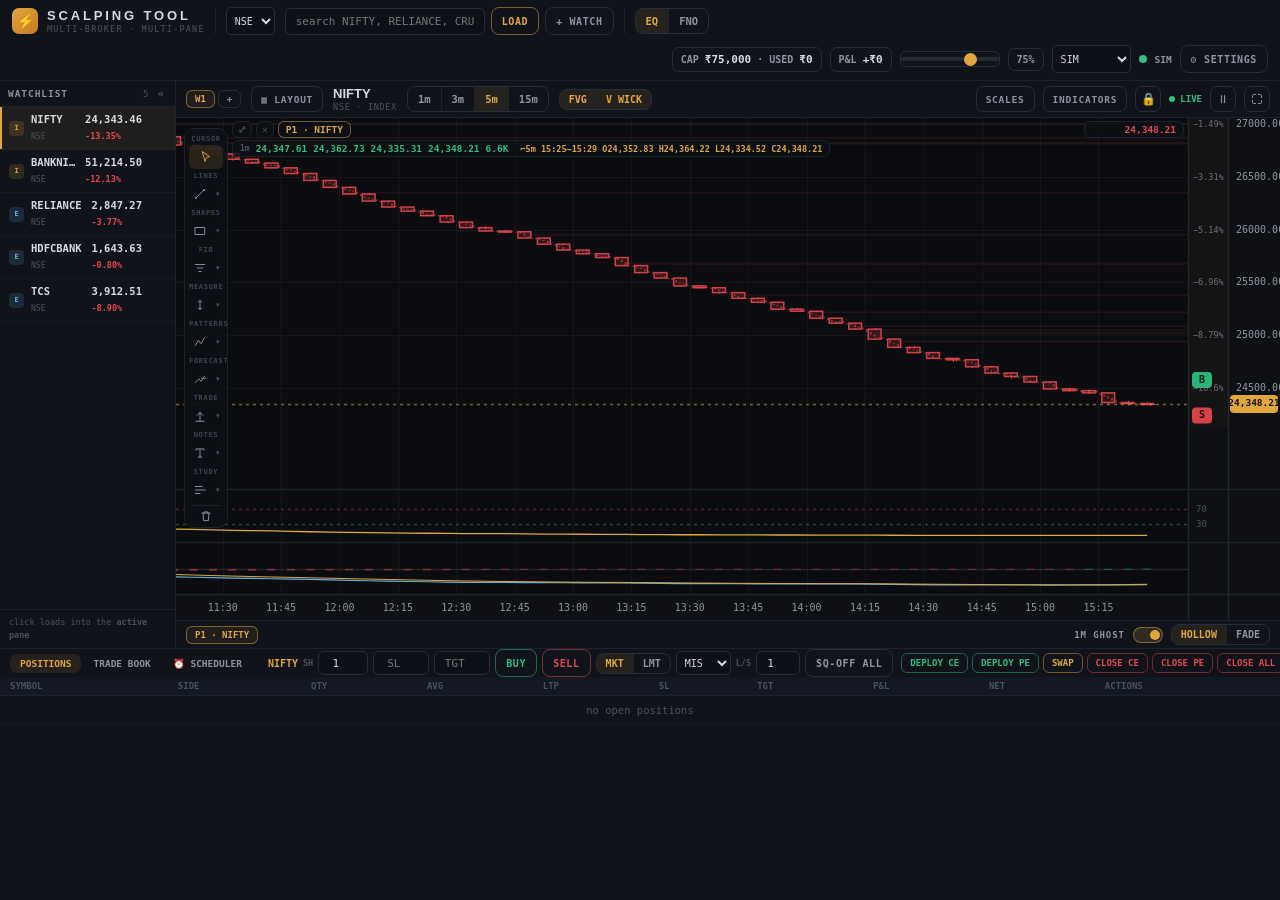
<file: scalping/index.html>
<!DOCTYPE html>
<html lang="en">
<head>
<meta charset="UTF-8">
<meta name="viewport" content="width=device-width, initial-scale=1.0">
<title>Scalping Tool</title>
<link rel="stylesheet" href="css/terminal.css">
</head>
<body>

<header id="topbar">
  <div class="brand"><div class="bolt">⚡</div>
    <div><div class="brandName">SCALPING TOOL</div><div class="brandSub">MULTI-BROKER · MULTI-PANE</div></div></div>
  <div class="vdiv"></div>
  <select id="exchSel" class="miniSel" style="height:28px" title="exchange for bare symbols">
    <option>NSE</option><option>NFO</option><option>BSE</option><option>BFO</option>
    <option>MCX</option><option>CDS</option><option>BCD</option>
  </select>
  <div class="searchWrap">
    <input id="symIn" placeholder="search NIFTY, RELIANCE, CRUDEOIL…" spellcheck="false" autocomplete="off">
    <div id="acDrop" hidden></div>
    <button class="btn acc" id="loadBtn">LOAD</button>
    <button class="btn" id="addWatchBtn">+ WATCH</button>
  </div>
  <div class="vdiv"></div>
  <div class="seg" id="instSeg">
    <button data-i="eq" class="on">EQ</button><button data-i="fno">FNO</button>
  </div>
  <select id="expSpot" class="miniSel" style="height:28px;display:none" title="spot & futures expiry"></select>
  <select id="expOpt" class="miniSel" style="height:28px;display:none" title="option strike expiry"></select>
  <div class="right">
    <span class="achip" id="capChip">CAP <b>—</b></span>
    <span class="achip" id="pnlChip">P&amp;L <b>—</b></span>
    <input type="range" id="capSlider" min="0" max="100" value="75">
    <span class="achip" id="capPct">75%</span>
    <select id="srcSel" class="miniSel" style="height:28px" title="data source / broker"></select>
    <span id="srcDot"></span><span id="srcLbl">SIM</span>
    <button class="btn" id="setBtn">⚙ SETTINGS</button>
  </div>
</header>

<div id="mid">
  <aside id="watch">
    <div class="phead"><span>WATCHLIST</span><span class="cnt" id="wCnt">0</span><button class="wcoll" id="wCol">«</button></div>
    <div class="pbody" id="wBody"></div>
    <div class="pnote">click loads into the <b>active pane</b></div>
  </aside>

  <section id="chartcol">
    <div id="chartbar">
      <button class="hdrBtn" id="layBtn">▦ LAYOUT</button>
      <div id="layPop" style="display:none"></div>
      <div class="symTitle"><div class="s1" id="symName">—</div><div class="s2" id="symSub">—</div></div>
      <div class="seg" id="tfSeg">
        <button data-tf="1">1m</button><button data-tf="3">3m</button>
        <button data-tf="5" class="on">5m</button><button data-tf="15">15m</button>
      </div>
      <div class="seg mini" id="ovSeg">
        <button data-o="fvg" class="on">FVG</button><button data-o="vw" class="on">V WICK</button>
      </div>
      <div class="right" style="margin-left:auto">
        <div class="popWrap"><button class="hdrBtn" id="sclBtn">SCALES</button>
          <div class="pop" id="sclPop" hidden>
            <label><input type="checkbox" data-scale="price" checked><span>Price</span></label>
            <label><input type="checkbox" data-scale="pct" checked><span>Percent</span></label>
            <label><input type="checkbox" data-scale="inv"><span>Inverted&nbsp;%</span><span class="param">sellers</span></label>
            <label><input type="checkbox" data-scale="pts"><span>Points</span></label>
          </div></div>
        <div class="popWrap"><button class="hdrBtn" id="indBtn">INDICATORS</button>
          <div class="pop" id="indPop" hidden>
            <label><input type="checkbox" data-pane="rsi" checked><span>RSI</span><span class="param">14</span></label>
            <label><input type="checkbox" data-pane="macd" checked><span>MACD</span><span class="param">12·26·9</span></label>
            <label><input type="checkbox" data-pane="adx"><span>ADX / DMI</span><span class="param">14</span></label>
          </div></div>
        <button class="iconBtn" id="lockBtn" title="lock time crosshair across panes" style="font-size:12px">🔒</button>
        <div class="live" id="live"><span class="dot"></span><span id="liveTxt">LIVE</span></div>
        <button class="iconBtn" id="pauseBtn">
          <svg id="icPause" viewBox="0 0 24 24" fill="none" stroke="currentColor" stroke-width="2.2" stroke-linecap="round"><path d="M9 5v14M15 5v14"/></svg>
          <svg id="icPlay" viewBox="0 0 24 24" fill="currentColor" style="display:none"><path d="M8 5.5v13l11-6.5z"/></svg></button>
        <button class="iconBtn" id="resetBtn" title="reset active pane (R)">
          <svg viewBox="0 0 24 24" fill="none" stroke="currentColor" stroke-width="2" stroke-linecap="round"><path d="M3 9V5a2 2 0 0 1 2-2h4M15 3h4a2 2 0 0 1 2 2v4M21 15v4a2 2 0 0 1-2 2h-4M9 21H5a2 2 0 0 1-2-2v-4"/></svg></button>
      </div>
    </div>

    <main id="wrap">
      <div id="grid"></div>
      <div id="tools"></div>
      <div id="toolChip"></div>
      <div id="axMenu" style="display:none">
        <div class="mh">ADD ON SCALE</div>
        <button data-act="buy"><span class="sw" style="background:var(--up)"></span>BUY MARKER</button>
        <button data-act="sell"><span class="sw" style="background:var(--dn)"></span>SELL MARKER</button>
        <button data-act="base"><span class="sw" style="background:var(--acc)"></span>SET 0 · BASELINE</button>
      </div>
      <input id="txtIn" type="text" maxlength="120" placeholder="Type · Enter to place" spellcheck="false">
      <button id="latestBtn">▶ LATEST</button>
    </main>

    <div id="paneBar">
      <div class="paneTabs" id="paneTabs"></div>
      <div style="margin-left:auto;display:flex;gap:8px;align-items:center">
        <div class="ghostCtl" id="ghostCtl">
          <span class="ctlLabel">1M GHOST</span>
          <button class="toggle on" id="ghostToggle"></button>
          <div class="seg mini" id="styleSeg"><button data-s="hollow" class="on">HOLLOW</button><button data-s="fade">FADE</button></div>
        </div>
      </div>
    </div>
  </section>

  <aside id="strikes">
    <div class="phead"><span>STRIKES</span>
      <select id="stSort" class="miniSel"><option value="K">STRIKE</option><option value="L">LTP</option><option value="P">P&amp;L</option></select>
      <select id="stFilt" class="miniSel"><option value="ALL">ALL</option><option value="CE">CE</option><option value="PE">PE</option><option value="B">BUYER</option><option value="S">SELLER</option></select>
      <span class="cnt" id="stCnt"></span></div>
    <div class="statline" id="stStats">—</div>
    <div class="pbody" id="stBody"></div>
    <div class="sfoot">
      <div class="crow">
        <button class="qb a" id="qAtm" style="flex:1.4">ATM</button>
        <button class="qb on" id="sgnP" style="flex:.6">+</button>
        <button class="qb" id="sgnM" style="flex:.6">−</button>
        <button class="qb num" data-n="1">1</button><button class="qb num" data-n="2">2</button>
        <button class="qb num" data-n="3">3</button><button class="qb num" data-n="4">4</button>
        <button class="qb num" data-n="5">5</button><button class="qb num" data-n="6">6</button>
        <button class="qb num" data-n="7">7</button>
      </div>
      <div class="crow">
        <div class="seg mini" id="cpSeg" style="flex:1"><button data-s="CE" class="on">CE</button><button data-s="PE">PE</button></div>
        <div class="seg mini" id="bsSeg" style="flex:1.4"><button data-s="buyer" class="on">BUYER</button><button data-s="seller">SELLER</button></div>
      </div>
      <div class="crow"><input id="stIn" placeholder="custom strike"><button class="btn" id="stAdd" style="height:26px">ADD</button></div>
    </div>
  </aside>
</div>

<section id="bottom">
  <div id="botbar">
    <div class="tabs">
      <button data-t="pos" class="on">POSITIONS</button>
      <button data-t="trd">TRADE BOOK</button>
      <button data-t="sch">⏰ SCHEDULER</button>
    </div>
    <div class="ticket">
      <span class="tsym" id="tkSym">—</span>
      <span class="lotlbl" id="lotLbl">SH</span>
      <input id="tkQty" type="number" min="1" value="1">
      <input id="tkSL" type="number" step="0.05" placeholder="SL" style="width:56px" title="stop-loss (optional)">
      <input id="tkTP" type="number" step="0.05" placeholder="TGT" style="width:56px" title="target (optional)">
      <button class="btn buy" id="tkBuy">BUY</button>
      <button class="btn sell" id="tkSell">SELL</button>
      <div class="seg mini" id="ordType"><button data-o="MKT" class="on">MKT</button><button data-o="LMT">LMT</button></div>
      <input id="ordPx" type="number" step="0.05" placeholder="limit" style="width:66px;display:none">
      <select id="prdSel" class="miniSel"><option value="MIS">MIS</option><option value="NRML">NRML</option><option value="CNC">CNC</option></select>
      <span class="lotlbl">L/S</span><input id="defLots" type="number" min="1" value="1" style="width:44px">
      <button class="btn" id="tkFlat">SQ-OFF ALL</button>
    </div>
    <div class="qwrap" style="margin-left:auto">
      <button class="qbtn g" id="qDCE">DEPLOY CE</button><button class="qbtn g" id="qDPE">DEPLOY PE</button>
      <button class="qbtn a" id="qSW">SWAP</button>
      <button class="qbtn r" id="qCCE">CLOSE CE</button><button class="qbtn r" id="qCPE">CLOSE PE</button>
      <button class="qbtn r" id="qCA">CLOSE ALL</button><button class="qbtn" id="qCXL">CANCEL</button>
      <button class="btn" id="botMin" style="height:24px">▾</button>
    </div>
  </div>
  <div id="botwrap">
    <table id="tblPos"><thead><tr><th>SYMBOL</th><th>SIDE</th><th>QTY</th><th>AVG</th><th>LTP</th><th>SL</th><th>TGT</th><th>P&amp;L</th><th>NET</th><th>ACTIONS</th></tr></thead><tbody id="tbPos"></tbody></table>
    <table id="tblTrd" style="display:none"><thead><tr><th>TIME</th><th>SYMBOL</th><th>SIDE</th><th>QTY</th><th>PRICE</th><th>P&amp;L</th><th></th></tr></thead><tbody id="tbTrd"></tbody></table>
    <table id="tblSch" style="display:none"><thead><tr><th>ON</th><th>ACTION</th><th>TARGET</th><th>STATUS</th><th>ACTIONS</th></tr></thead>
      <tbody id="tbSch"></tbody>
      <tfoot><tr><td colspan="5" style="padding:4px 10px">
        <select id="scAct" class="miniSel" style="height:26px;width:auto">
          <option value="deployCE">DEPLOY CE</option><option value="deployPE">DEPLOY PE</option>
          <option value="deployAtmCE">ATM CE</option><option value="deployAtmPE">ATM PE</option>
          <option value="exitCE">EXIT CE</option><option value="exitPE">EXIT PE</option>
          <option value="exitAll">EXIT ALL</option><option value="exitSym">EXIT TICKET SYMBOL</option>
          <option value="buySym">BUY TICKET SYMBOL</option><option value="sellSym">SELL TICKET SYMBOL</option>
        </select>
        <input type="datetime-local" step="1" id="scAt" class="schedIn">
        <button class="btn acc" id="scAdd2" style="height:26px">ADD</button>
      </td></tr></tfoot>
    </table>
  </div>
</section>

<div class="modalBk" id="setModal">
  <div class="modal">
    <h3 id="setTitle">SETTINGS</h3>
    <p class="warn" id="setWarn">⚠ HTTPS page cannot call http://127.0.0.1 (mixed content). Run from http://localhost or use an HTTPS URL (ngrok / Cloudflare Worker).</p>
    <div id="bkFields"></div>
    <label>TOTAL CAPITAL (₹)</label><input id="setCap" type="number" min="0" step="1000">
    <div class="two">
      <div><label>DEPLOY BY</label><select id="setMode"><option value="pct">% of capital</option><option value="amt">fixed ₹</option></select></div>
      <div><label>VALUE</label><input id="setVal" type="number" min="0"></div>
    </div>
    <div class="row">
      <button class="btn" id="setTest">TEST</button>
      <button class="btn" id="setCancel">CANCEL</button>
      <button class="btn acc" id="setSave">SAVE</button>
    </div>
  </div>
</div>
<div id="toasts"></div>

<script src="js/instruments.js"></script>
<script src="js/indicators.js"></script>
<script src="js/brokers/broker-sim.js"></script>
<script src="js/brokers/broker-openalgo.js"></script>
<script src="js/brokers/broker-shoonya.js"></script>
<script src="js/chart.js"></script>
<script src="js/tools.js"></script>
<script src="js/core.js"></script>
</body>
</html>
</file>
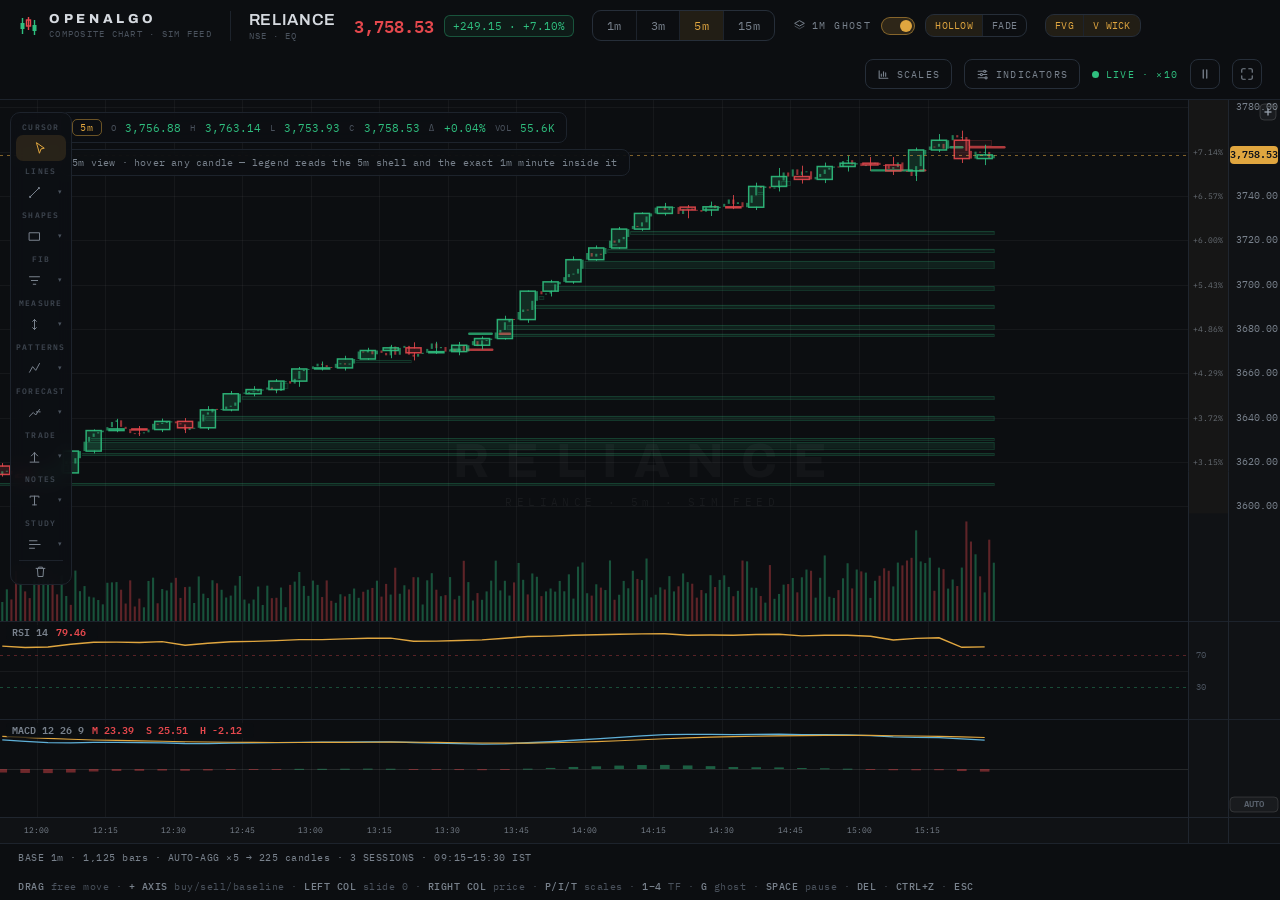
<file: htfchart.html>
<!DOCTYPE html>
<html lang="en">
<head>
<meta charset="UTF-8">
<meta name="viewport" content="width=device-width, initial-scale=1.0">
<title>OpenAlgo · Composite Timeframe Chart</title>
<link href="https://fonts.googleapis.com/css2?family=Archivo:wght@500;600;700;800&family=IBM+Plex+Mono:wght@400;500;600&display=swap" rel="stylesheet">
<style>
  :root{
    --bg:#0c0e11; --panel:#11141a; --line:#1d232c; --line2:#262e39;
    --ink:#d6dae0; --dim:#79828d; --faint:#4a525d;
    --up:#2fbf7f; --dn:#e5484d; --acc:#e0a63f;
    --mono:'IBM Plex Mono',monospace; --sans:'Archivo',sans-serif;
  }
  *{box-sizing:border-box;margin:0;padding:0}
  html,body{height:100%}
  body{background:var(--bg);color:var(--ink);font-family:var(--sans);display:flex;flex-direction:column;overflow:hidden;overscroll-behavior:none}
  button{font:inherit;color:inherit;background:none;border:none;cursor:pointer}
  button:focus-visible{outline:1px solid var(--acc);outline-offset:2px}

  header{display:flex;align-items:center;gap:18px;padding:10px 18px;border-bottom:1px solid var(--line);flex-wrap:wrap}
  .brand{display:flex;align-items:center;gap:11px}
  .brandName{font-weight:800;font-size:13px;letter-spacing:.28em}
  .brandSub{font-family:var(--mono);font-size:9px;color:var(--faint);letter-spacing:.14em;margin-top:2px}
  .vdiv{width:1px;height:30px;background:var(--line)}
  .symName{font-weight:600;font-size:16px;letter-spacing:.04em}
  .symSub{font-family:var(--mono);font-size:9px;color:var(--faint);letter-spacing:.12em;margin-top:2px}
  .ltpBox{display:flex;align-items:center;gap:10px}
  .ltp{font-family:var(--mono);font-size:17px;font-weight:600;transition:color .3s}
  .chg{font-family:var(--mono);font-size:10.5px;padding:3px 8px;border-radius:6px;border:1px solid;white-space:nowrap}
  .chg.up{color:var(--up);border-color:rgba(47,191,127,.35);background:rgba(47,191,127,.07)}
  .chg.dn{color:var(--dn);border-color:rgba(229,72,77,.35);background:rgba(229,72,77,.07)}

  .seg{display:flex;border:1px solid var(--line2);border-radius:9px;overflow:hidden}
  .seg button{font-family:var(--mono);font-size:11.5px;padding:7px 14px;color:var(--dim);border-right:1px solid var(--line);letter-spacing:.03em;transition:color .15s,background .15s}
  .seg button:last-child{border-right:none}
  .seg button:hover{color:var(--ink)}
  .seg button.on{color:var(--acc);background:rgba(224,166,63,.10)}
  .seg.mini button{padding:4px 9px;font-size:9.5px}

  .ghostCtl{display:flex;align-items:center;gap:10px}
  .ghostCtl.dis{opacity:.32;pointer-events:none}
  .ctlLabel{font-family:var(--mono);font-size:10px;letter-spacing:.14em;color:var(--dim);display:flex;align-items:center;gap:6px}
  .toggle{width:34px;height:18px;border-radius:9px;background:#20262f;border:1px solid var(--line2);position:relative;transition:.18s;flex:none}
  .toggle::after{content:'';position:absolute;top:2px;left:2px;width:12px;height:12px;border-radius:50%;background:var(--dim);transition:.18s}
  .toggle.on{background:rgba(224,166,63,.16);border-color:rgba(224,166,63,.5)}
  .toggle.on::after{left:18px;background:var(--acc)}

  .right{margin-left:auto;display:flex;align-items:center;gap:12px}
  .live{display:flex;align-items:center;gap:7px;font-family:var(--mono);font-size:10px;letter-spacing:.12em;color:var(--up)}
  .live .dot{width:7px;height:7px;border-radius:50%;background:currentColor;animation:blink 1.4s ease-in-out infinite}
  @keyframes blink{0%,100%{opacity:1}50%{opacity:.25}}
  .live.paused{color:var(--dim)}
  .live.paused .dot{animation:none;opacity:.5}
  .iconBtn{width:30px;height:30px;border:1px solid var(--line2);border-radius:8px;display:grid;place-items:center;color:var(--dim);transition:.15s}
  .iconBtn:hover{color:var(--ink);border-color:#39424f}
  .iconBtn svg{width:14px;height:14px}
  .hdrBtn{height:30px;display:flex;align-items:center;gap:7px;border:1px solid var(--line2);border-radius:8px;padding:0 11px;font-family:var(--mono);font-size:10px;letter-spacing:.12em;color:var(--dim);transition:.15s}
  .hdrBtn:hover{color:var(--ink);border-color:#39424f}
  .hdrBtn svg{width:13px;height:13px}

  .popWrap{position:relative}
  .pop{position:absolute;top:calc(100% + 8px);right:0;background:#11141a;border:1px solid var(--line2);border-radius:10px;padding:7px;min-width:210px;z-index:40;box-shadow:0 14px 34px rgba(0,0,0,.55)}
  .pop label{display:flex;align-items:center;gap:9px;padding:8px 10px;border-radius:7px;font-family:var(--mono);font-size:11px;color:var(--dim);cursor:pointer}
  .pop label:hover{background:#171c23;color:var(--ink)}
  .pop input{accent-color:var(--acc);width:13px;height:13px;flex:none}
  .pop .param{margin-left:auto;font-size:9px;color:var(--faint)}
  .pop .note{font-family:var(--mono);font-size:8.5px;color:var(--faint);padding:5px 10px 3px;letter-spacing:.04em;line-height:1.5}

  main{position:relative;flex:1;min-height:0}
  canvas{position:absolute;inset:0;width:100%;height:100%;display:block;cursor:crosshair;touch-action:none;user-select:none}
  canvas.grabbing{cursor:grabbing}

  #tools{position:absolute;left:10px;top:12px;z-index:6;display:flex;flex-direction:column;gap:1px;background:rgba(13,16,20,.86);border:1px solid var(--line);border-radius:10px;padding:5px;backdrop-filter:blur(8px);max-height:calc(100% - 24px);overflow-y:auto;user-select:none;scrollbar-width:none}
  #tools::-webkit-scrollbar{display:none}
  .tgrp{font:600 7.5px var(--mono);color:#3d454f;letter-spacing:.16em;text-align:center;padding:3px 0 1px;flex:none}
  .trow{display:flex;gap:2px;align-items:stretch;flex:none}
  .tbtn{flex:1;min-width:24px;height:26px;border-radius:7px;display:grid;place-items:center;color:var(--dim);transition:.12s}
  .tbtn:hover{color:var(--ink);background:#181d25}
  .tbtn.on{color:var(--acc);background:rgba(224,166,63,.13)}
  .tbtn svg{width:15px;height:15px}
  .tcar{width:11px;height:26px;border-radius:6px;display:grid;place-items:center;color:var(--faint);font-size:7px;flex:none}
  .tcar:hover{background:#181d25;color:var(--ink)}
  .tsep{height:1px;background:var(--line);margin:2px 3px;flex:none}
  .flyout{position:absolute;z-index:60;background:#11141a;border:1px solid var(--line2);border-radius:10px;padding:5px;box-shadow:0 14px 34px rgba(0,0,0,.55);display:flex;flex-direction:column;gap:1px;min-width:158px}
  .flyout button{display:flex;align-items:center;gap:9px;padding:6px 9px;border-radius:7px;color:var(--dim);font:500 10.5px var(--mono);letter-spacing:.04em;text-align:left}
  .flyout button:hover{background:#171c23;color:var(--ink)}
  .flyout button.on{color:var(--acc)}
  .flyout svg{width:14px;height:14px;flex:none}

  #toolChip{position:absolute;top:12px;left:50%;transform:translateX(-50%);font-family:var(--mono);font-size:10px;letter-spacing:.1em;color:var(--acc);background:rgba(17,20,26,.92);border:1px solid rgba(224,166,63,.45);border-radius:8px;padding:6px 12px;display:none;z-index:6;pointer-events:none;white-space:nowrap}

  #axMenu{position:absolute;z-index:45;background:#11141a;border:1px solid var(--line2);border-radius:10px;padding:5px;width:176px;box-shadow:0 14px 34px rgba(0,0,0,.55)}
  #axMenu .mh{font:600 8px var(--mono);color:var(--faint);letter-spacing:.16em;padding:4px 8px 6px}
  #axMenu button{display:flex;align-items:center;gap:9px;width:100%;text-align:left;padding:7px 9px;border-radius:7px;font:600 10.5px var(--mono);letter-spacing:.05em;color:var(--dim)}
  #axMenu button:hover{background:#171c23;color:var(--ink)}
  #axMenu .sw{width:8px;height:8px;border-radius:2px;flex:none}

  #txtIn{position:absolute;display:none;z-index:70;background:#141922;border:1px solid rgba(224,166,63,.55);border-radius:7px;color:var(--ink);font:500 12px var(--sans);padding:6px 9px;width:200px;outline:none;box-shadow:0 8px 22px rgba(0,0,0,.5)}

  #legend{position:absolute;top:12px;left:60px;pointer-events:none;display:flex;flex-direction:column;gap:6px;max-width:calc(100% - 90px)}
  .lgRow{display:flex;align-items:center;gap:9px;font-family:var(--mono);font-size:11px;background:rgba(13,16,20,.74);border:1px solid var(--line);border-radius:8px;padding:6px 11px;backdrop-filter:blur(6px);width:max-content;max-width:100%;flex-wrap:wrap}
  .lgRow .k{color:var(--faint);font-size:9px;letter-spacing:.06em}
  .lgRow .v{color:var(--ink)}
  .chipTf{font-size:10px;color:var(--acc);border:1px solid rgba(224,166,63,.45);border-radius:5px;padding:1px 7px;letter-spacing:.08em}
  #lgRow2{color:var(--dim);font-size:10px;letter-spacing:.02em}
  #lgRow2 b{color:var(--ink);font-weight:500}
  #lgRow2 .u{color:var(--up)}
  #lgRow2 .d{color:var(--dn)}

  #wm{position:absolute;inset:0;display:grid;place-content:center;text-align:center;pointer-events:none;user-select:none}
  #wm .wm1{font-weight:800;font-size:clamp(28px,5vw,48px);letter-spacing:.34em;color:rgba(255,255,255,.032);padding-left:.34em}
  #wm .wm2{font-family:var(--mono);font-size:10.5px;letter-spacing:.42em;color:rgba(255,255,255,.05);margin-top:8px;padding-left:.42em}

  #latestBtn{position:absolute;right:110px;bottom:46px;display:flex;align-items:center;gap:6px;font-family:var(--mono);font-size:10.5px;letter-spacing:.08em;color:var(--acc);background:rgba(17,20,26,.92);border:1px solid rgba(224,166,63,.5);border-radius:8px;padding:7px 12px;opacity:0;transform:translateY(6px);pointer-events:none;transition:.25s;z-index:5}
  #latestBtn.show{opacity:1;transform:none;pointer-events:auto}
  #latestBtn:hover{background:rgba(224,166,63,.12)}

  footer{display:flex;justify-content:space-between;gap:16px;padding:7px 18px;border-top:1px solid var(--line);font-family:var(--mono);font-size:10px;color:var(--dim);letter-spacing:.05em;flex-wrap:wrap}
  footer .hints{color:var(--faint)}
  footer .hints b{color:var(--dim);font-weight:500}
  @media (max-width:920px){ .brandSub,.symSub,.hints,.vdiv.h2{display:none} }
</style>
</head>
<body>

<header>
  <div class="brand">
    <svg width="20" height="20" viewBox="0 0 20 20" aria-hidden="true">
      <line x1="4.5" y1="2" x2="4.5" y2="18" stroke="#2fbf7f" stroke-width="1.4"/><rect x="2.5" y="7" width="4" height="6" fill="#2fbf7f"/>
      <line x1="10.5" y1="1" x2="10.5" y2="14" stroke="#e5484d" stroke-width="1.4"/><rect x="8.5" y="4" width="4" height="6" fill="none" stroke="#e5484d" stroke-width="1.4"/>
      <line x1="16.5" y1="4" x2="16.5" y2="19" stroke="#2fbf7f" stroke-width="1.4"/><rect x="14.5" y="9" width="4" height="6" fill="#2fbf7f"/>
    </svg>
    <div><div class="brandName">OPENALGO</div><div class="brandSub">COMPOSITE CHART · SIM FEED</div></div>
  </div>
  <div class="vdiv"></div>
  <div><div class="symName">RELIANCE</div><div class="symSub">NSE · EQ</div></div>
  <div class="ltpBox"><div class="ltp" id="ltp">—</div><div class="chg up" id="chg">—</div></div>

  <div class="seg" id="tfSeg" role="tablist" aria-label="timeframe">
    <button data-tf="1" title="1 minute (key 1)">1m</button>
    <button data-tf="3" title="3 minutes, auto-aggregated (key 2)">3m</button>
    <button data-tf="5" class="on" title="5 minutes, auto-aggregated (key 3)">5m</button>
    <button data-tf="15" title="15 minutes, auto-aggregated (key 4)">15m</button>
  </div>

  <div class="ghostCtl" id="ghostCtl" title="Show the 1-minute candles that built each aggregated candle, drawn hollow/faded behind it">
    <span class="ctlLabel"><svg viewBox="0 0 24 24" width="13" height="13" fill="none" stroke="currentColor" stroke-width="1.8" stroke-linejoin="round"><path d="M12 3l9 5-9 5-9-5z"/><path d="M3 13l9 5 9-5" opacity=".55"/></svg>1M GHOST</span>
    <button class="toggle on" id="ghostToggle" aria-pressed="true" aria-label="toggle 1m ghost candles"></button>
    <div class="seg mini" id="styleSeg">
      <button data-s="hollow" class="on" title="outline only">HOLLOW</button>
      <button data-s="fade" title="outline + transparent fill">FADE</button>
    </div>
  </div>

  <div class="seg mini" id="ovSeg" title="chart overlays">
    <button data-o="fvg" class="on" title="fair value gaps — solid boxes where price was skipped and likely to re-test">FVG</button>
    <button data-o="vw" class="on" title="high-volume bars — buy/sell horizontal volume wicks">V WICK</button>
  </div>

  <div class="right">
    <div class="popWrap">
      <button class="hdrBtn" id="sclBtn" title="add / remove axis scales">
        <svg viewBox="0 0 24 24" fill="none" stroke="currentColor" stroke-width="2" stroke-linecap="round"><path d="M4 19V5M4 19h16"/><path d="M8 15v-4M12 15V7M16 15v-6"/></svg>
        SCALES
      </button>
      <div class="pop" id="sclPop" hidden>
        <div class="note">TOPMOST ENABLED = RIGHT AXIS SCALE<br>OTHERS = LEFT MEASUREMENT COLUMN —<br>DRAG THAT COLUMN TO SLIDE 0.<br>IT IS INDEPENDENT OF THE PRICE SCALE.</div>
        <label><input type="checkbox" data-scale="price" checked><span>Price</span><span class="param">2,847.55</span></label>
        <label><input type="checkbox" data-scale="pct" checked><span>Percent</span><span class="param">+0.42%</span></label>
        <label><input type="checkbox" data-scale="inv"><span>Inverted&nbsp;%</span><span class="param">sellers · −0.42%</span></label>
        <label><input type="checkbox" data-scale="pts"><span>Points</span><span class="param">+12.40</span></label>
      </div>
    </div>
    <div class="popWrap">
      <button class="hdrBtn" id="indBtn" title="toggle indicator panes">
        <svg viewBox="0 0 24 24" fill="none" stroke="currentColor" stroke-width="2" stroke-linecap="round"><path d="M4 6h10M18 6h2M4 12h4M12 12h8M4 18h13M20 18h0.01"/><circle cx="16" cy="6" r="2"/><circle cx="10" cy="12" r="2"/><circle cx="18.5" cy="18" r="2"/></svg>
        INDICATORS
      </button>
      <div class="pop" id="indPop" hidden>
        <label><input type="checkbox" data-pane="rsi" checked><span>RSI</span><span class="param">14 · close</span></label>
        <label><input type="checkbox" data-pane="macd" checked><span>MACD</span><span class="param">12 · 26 · 9</span></label>
        <label><input type="checkbox" data-pane="adx"><span>ADX / DMI</span><span class="param">14</span></label>
      </div>
    </div>
    <div class="live" id="live"><span class="dot"></span><span id="liveTxt">LIVE · ×10</span></div>
    <button class="iconBtn" id="pauseBtn" title="pause / resume sim (space)">
      <svg id="icPause" viewBox="0 0 24 24" fill="none" stroke="currentColor" stroke-width="2.2" stroke-linecap="round"><path d="M9 5v14M15 5v14"/></svg>
      <svg id="icPlay" viewBox="0 0 24 24" fill="currentColor" style="display:none"><path d="M8 5.5v13l11-6.5z"/></svg>
    </button>
    <button class="iconBtn" id="resetBtn" title="reset view — time + price auto-fit (R / double-click)">
      <svg viewBox="0 0 24 24" fill="none" stroke="currentColor" stroke-width="2" stroke-linecap="round"><path d="M3 9V5a2 2 0 0 1 2-2h4M15 3h4a2 2 0 0 1 2 2v4M21 15v4a2 2 0 0 1-2 2h-4M9 21H5a2 2 0 0 1-2-2v-4"/></svg>
    </button>
  </div>
</header>

<main id="wrap">
  <canvas id="chart"></canvas>
  <div id="tools"></div>
  <div id="toolChip"></div>

  <div id="axMenu" hidden>
    <div class="mh">ADD ON SCALE</div>
    <button data-act="buy"><span class="sw" style="background:var(--up)"></span>BUY MARKER</button>
    <button data-act="sell"><span class="sw" style="background:var(--dn)"></span>SELL MARKER</button>
    <button data-act="base"><span class="sw" style="background:var(--acc)"></span>SET 0 · BASELINE</button>
  </div>

  <input id="txtIn" type="text" maxlength="120" placeholder="Type · Enter to place" spellcheck="false">

  <div id="wm"><div class="wm1">RELIANCE</div><div class="wm2" id="wm2">RELIANCE · 5m · SIM FEED</div></div>
  <div id="legend">
    <div class="lgRow">
      <span class="chipTf" id="lgTf">5m</span>
      <span class="k">O</span><span class="v" id="lgO">—</span>
      <span class="k">H</span><span class="v" id="lgH">—</span>
      <span class="k">L</span><span class="v" id="lgL">—</span>
      <span class="k">C</span><span class="v" id="lgC">—</span>
      <span class="k">Δ</span><span class="v" id="lgChg">—</span>
      <span class="k">VOL</span><span class="v" id="lgV">—</span>
    </div>
    <div class="lgRow" id="lgRow2">—</div>
  </div>
  <button id="latestBtn"><svg viewBox="0 0 24 24" width="12" height="12" fill="none" stroke="currentColor" stroke-width="2.4" stroke-linecap="round"><path d="M9 5l7 7-7 7"/></svg>LATEST</button>
</main>

<footer>
  <div id="aggInfo">—</div>
  <div class="hints"><b>DRAG</b> free move · <b>+ AXIS</b> buy/sell/baseline · <b>LEFT COL</b> slide 0 · <b>RIGHT COL</b> price · <b>P/I/T</b> scales · <b>1–4</b> TF · <b>G</b> ghost · <b>SPACE</b> pause · <b>DEL</b> · <b>CTRL+Z</b> · <b>ESC</b></div>
</footer>

<script>
'use strict';
/* ============================ utils ============================ */
const $=s=>document.querySelector(s);
const clamp=(v,a,b)=>v<a?a:v>b?b:v;
const lerp=(a,b,t)=>a+(b-a)*t;
const easeOut=t=>1-Math.pow(1-t,3);
const cr=v=>Math.round(v)+0.5;
function mulberry32(a){return function(){a|=0;a=a+0x6D2B79F5|0;let t=Math.imul(a^a>>>15,1|a);t=t+Math.imul(t^t>>>7,61|t)^t;return((t^t>>>14)>>>0)/4294967296}}
const rng=mulberry32(0xC0FFEE);
let gSpare=null;
function gauss(){ if(gSpare!==null){const v=gSpare;gSpare=null;return v}
  let u=0,v=0;while(u===0)u=rng();while(v===0)v=rng();
  const m=Math.sqrt(-2*Math.log(u)),a=2*Math.PI*v;
  gSpare=m*Math.sin(a);return m*Math.cos(a); }

const fmtP=p=>p.toLocaleString('en-IN',{minimumFractionDigits:2,maximumFractionDigits:2});
const fmtV=v=>v>=1e7?(v/1e7).toFixed(2)+'Cr':v>=1e5?(v/1e5).toFixed(2)+'L':v>=1e3?(v/1e3).toFixed(1)+'K':''+Math.round(v);
function distSeg(px,py,x1,y1,x2,y2){const dx=x2-x1,dy=y2-y1,L2=dx*dx+dy*dy;
  let t=L2?((px-x1)*dx+(py-y1)*dy)/L2:0;t=clamp(t,0,1);
  return Math.hypot(px-(x1+t*dx),py-(y1+t*dy));}
function far(x0,y0,x1,y1){const dx=x1-x0,dy=y1-y0,L=Math.hypot(dx,dy)||1;
  return[x0+dx*3000/L,y0+dy*3000/L];}
function rectHit(xa,ya,xb,yb,mx,my,tol=0){
  const x0=Math.min(xa,xb)-tol,x1=Math.max(xa,xb)+tol,y0=Math.min(ya,yb)-tol,y1=Math.max(ya,yb)+tol;
  return mx>=x0&&mx<=x1&&my>=y0&&my<=y1;}

/* ============================ data ============================= */
const SESSION=375, OPEN_MIN=555;
const COL={bg:'#0c0e11',grid:'rgba(255,255,255,.045)',gridStrong:'rgba(255,255,255,.11)',
  ink:'#d6dae0',dim:'#79828d',up:'#2fbf7f',dn:'#e5484d',acc:'#e0a63f'};
const AXIS_W=92, MCOLW=40, TIME_H=26;

let tf=5, ghostOn=true, ghostStyle='hollow', paused=false;
let fvgOn=true, vwOn=true;
const bars=[], dayLbl=[];
let price=2847.55, liveDrift=0, dataVer=0;
let bornGM=-1, bornAt=0;
let switchT0=performance.now();

const dates=[]; const d0=new Date();
while(dates.length<3){ d0.setDate(d0.getDate()-1); const w=d0.getDay(); if(w!==0&&w!==6) dates.push(new Date(d0)); }
dates.reverse();
const fmtDate=dt=>dt.toLocaleDateString('en-IN',{weekday:'short',day:'2-digit',month:'short'}).toUpperCase();
dates.forEach((dt,i)=>{ dayLbl.push(fmtDate(dt)); genDay(i); });
let lastDate=dates[dates.length-1];
function nextDayLabel(){ do{ lastDate.setDate(lastDate.getDate()+1); }while(lastDate.getDay()===0||lastDate.getDay()===6); return fmtDate(lastDate); }

function genDay(){
  price*=1+gauss()*0.0011;
  let regimeLeft=0, drift=0;
  for(let m=0;m<SESSION;m++){
    if(regimeLeft<=0){ regimeLeft=25+(rng()*45|0); drift=(rng()-0.48)*0.0009; if(rng()<0.06)drift*=4; }
    const smile=1+1.5*Math.exp(-m/45)+1.05*Math.exp(-(SESSION-m)/55);
    const vol=0.00042*smile, va=price*vol;
    const o=price, c=o*(1+drift+gauss()*vol);
    const h=Math.max(o,c)+va*(0.15+rng()*0.85);
    const l=Math.min(o,c)-va*(0.15+rng()*0.85);
    const v=Math.round(4600*smile*(0.5+rng())*(1+Math.abs(c-o)/(va||1e-9)*0.35));
    bars.push({o,h,l,c,v}); price=c;
  }
}
const prevCloseRef=()=>{const day=Math.floor((bars.length-1)/375);return day>0?bars[day*375-1].c:bars[0].o;};

let aggDirty=true; const aggCache=new Map();
function buildAgg(t){
  const arr=[], n=Math.ceil(bars.length/t);
  for(let b=0;b<n;b++){
    const g0=b*t, g1=Math.min(g0+t,bars.length);
    let h=-1e18,l=1e18,v=0;
    for(let g=g0;g<g1;g++){const x=bars[g]; if(x.h>h)h=x.h; if(x.l<l)l=x.l; v+=x.v;}
    arr.push({g0,g1,o:bars[g0].o,h,l,c:bars[g1-1].c,v});
  }
  return arr;
}
function getAgg(t){ if(aggDirty){aggCache.clear();aggDirty=false;} if(!aggCache.has(t))aggCache.set(t,buildAgg(t)); return aggCache.get(t); }

/* ======================= indicator math ======================== */
function emaArr(src,n){const out=new Array(src.length).fill(null);const k=2/(n+1);let sum=0,e=null;
  for(let i=0;i<src.length;i++){ if(i<n){sum+=src[i];if(i===n-1){e=sum/n;out[i]=e;}}
    else{e=src[i]*k+e*(1-k);out[i]=e;} } return out;}
function emaNull(src,n){const out=new Array(src.length).fill(null);let i0=-1;
  for(let i=0;i<src.length;i++)if(src[i]!=null){i0=i;break;}
  if(i0<0)return out; const k=2/(n+1);let sum=0,e=null;
  for(let i=i0;i<src.length;i++){ if(i-i0<n){sum+=src[i];if(i-i0===n-1){e=sum/n;out[i]=e;}}
    else{e=src[i]*k+e*(1-k);out[i]=e;} } return out;}
function rsiArr(c,n){const out=new Array(c.length).fill(null);let ag=0,al=0;
  for(let i=1;i<c.length;i++){const ch=c[i]-c[i-1],g=Math.max(ch,0),l=Math.max(-ch,0);
    if(i<=n){ag+=g;al+=l;if(i===n){ag/=n;al/=n;out[i]=al===0?100:100-100/(1+ag/al);}}
    else{ag=(ag*(n-1)+g)/n;al=(al*(n-1)+l)/n;out[i]=al===0?100:100-100/(1+ag/al);}}return out;}
function macdArr(c){const f=emaArr(c,12),s=emaArr(c,26);
  const m=c.map((_,i)=>f[i]!=null&&s[i]!=null?f[i]-s[i]:null);
  const sg=emaNull(m,9);const h=m.map((v,i)=>v!=null&&sg[i]!=null?v-sg[i]:null);
  return{m,s:sg,h};}
function adxArr(h,l,c,n){const len=h.length;
  const pdi=Array(len).fill(null),mdi=Array(len).fill(null),adx=Array(len).fill(null),dx=Array(len).fill(null);
  let trS=0,pS=0,mS=0;
  for(let i=1;i<len;i++){
    const up=h[i]-h[i-1],dn=l[i-1]-l[i];
    const pdm=(up>dn&&up>0)?up:0,mdm=(dn>up&&dn>0)?dn:0;
    const tr=Math.max(h[i]-l[i],Math.abs(h[i]-c[i-1]),Math.abs(l[i]-c[i-1]));
    if(i<=n){trS+=tr;pS+=pdm;mS+=mdm;}
    else{trS=trS-trS/n+tr;pS=pS-pS/n+pdm;mS=mS-mS/n+mdm;}
    if(i>=n&&trS>0){pdi[i]=100*pS/trS;mdi[i]=100*mS/trS;
      const s2=pdi[i]+mdi[i];dx[i]=s2>0?100*Math.abs(pdi[i]-mdi[i])/s2:0;}}
  let sum=0,cnt=0;
  for(let i=n;i<len;i++){ if(dx[i]==null){sum=0;cnt=0;continue;}
    if(cnt<n){sum+=dx[i];cnt++;if(cnt===n)adx[i]=sum/n;}
    else adx[i]=(adx[i-1]*(n-1)+dx[i])/n;}
  return{p:pdi,m:mdi,a:adx};}

let indCache={tf:-1,ver:-1,d:null};
function getInd(){ if(indCache.tf===tf&&indCache.ver===dataVer&&indCache.d)return indCache.d;
  const A=getAgg(tf);const c=A.map(k=>k.c),h=A.map(k=>k.h),l=A.map(k=>k.l);
  const d={rsi:rsiArr(c,14),macd:macdArr(c),adx:adxArr(h,l,c,14)};
  indCache={tf,ver:dataVer,d};return d;}

const PANE_DEFS=[
  {id:'rsi', on:true, title:'RSI 14'},
  {id:'macd',on:true, title:'MACD 12 26 9'},
  {id:'adx', on:false,title:'ADX 14 · DMI'},
];

/* ============================ view ============================= */
const view={r:bars.length+42, v:260};
let viewAnim=null;
function animateView(tr,tv){viewAnim={t0:performance.now(),dur:520,fr:view.r,fv:view.v,tr,tv};}
const clampR=r=>{const hi=bars.length+90;return clamp(r,Math.min(view.v-30,hi),hi);};

let pMode='auto', mLo=0, mHi=1, pzR0=1;

const scales={price:true,pct:true,inv:false,pts:false};
const SORDER=['price','pct','inv','pts'];
const primScale=()=>SORDER.find(s=>scales[s])||'price';
const anyRel=()=>scales.pct||scales.inv||scales.pts;
let pctBase=null;
let baseDrag=false, directScale=false;

function enterManual(){ if(pMode==='manual'||yLo==null)return;
  pMode='manual'; mLo=yLo; mHi=yHi; pzR0=Math.max(1e-9,yHi-yLo); }
function priceAuto(){ pMode='auto'; }
function priceZoomAt(ypix,k){
  if(!geo.priceH)return; const R=yHi-yLo; if(!(R>0))return;
  enterManual(); if(pMode!=='manual')return;
  const pc=priceAtY(ypix);
  const nR=clamp((mHi-mLo)*k, price*0.0006, price*1.5);
  const kk=nR/(mHi-mLo);
  mHi=pc+(mHi-pc)*kk; mLo=pc-(pc-mLo)*kk;
}
function resetAll(){ animateView(bars.length+42,260); priceAuto(); }

const pctOf=p=>(p-pctBase)/pctBase*100;
function labelPct(v){ const s=v>=0?'+':'−', a=Math.abs(v);
  return s+(a>=100?a.toFixed(0):a>=10?a.toFixed(1):a.toFixed(2))+'%'; }
function labelPts(v){ const s=v>=0?'+':'−', a=Math.abs(v);
  return s+(a>=1000?a.toFixed(0):a>=100?a.toFixed(1):a.toFixed(2)); }
function scaleLabel(s,p){
  if(s==='price')return fmtP(p);
  if(s==='pts')return labelPts(p-pctBase);
  const v=pctOf(p); return labelPct(s==='inv'?-v:v);
}
function priceAtY(y){ const R=yHi-yLo;
  return yHi-(y/geo.priceH)*R; }
function fmtDur(dmin){dmin=Math.max(0,Math.round(dmin));
  const d=Math.floor(dmin/375),r=dmin%375,h=Math.floor(r/60),m=r%60;
  if(d>0)return d+'d'+(h?' '+h+'h':'');
  if(h>0)return h+'h'+(m?' '+m+'m':'');
  return m+'m';}

const cv=$('#chart'), ctx=cv.getContext('2d');
let W=0,H=0,dpr=1;
function resize(){dpr=window.devicePixelRatio||1;W=cv.clientWidth;H=cv.clientHeight;cv.width=Math.round(W*dpr);cv.height=Math.round(H*dpr);}
new ResizeObserver(resize).observe($('#wrap')); resize();
const geo={sp:0,plotW:1,priceH:1,volH:1,volBot:1,X:x=>x,Y:y=>y,yLo:0,yHi:1,badge:null,addBtn:null};

let mouse={x:0,y:0,in:false}, dragging=false, dragX=0, dragR=0, dragY0=0, vBase=null;
let axisDrag=null, suppressUp=false;

/* ======================= drawings & tools ====================== */
const DCOL={def:'#5fb0d8',fib:'#e0a63f',text:'#d6dae0',free:'#cfd6de',pat:'#b48ce0'};
const FIBL=[0,.236,.382,.5,.618,.786,1];
const EXTL=[0,0.618,1,1.618,2.618];
const FANR=[0.236,0.382,0.5,0.618,0.786,1];
const CIRCLR=[0.382,0.618,1,1.618,2.618];
const TZL=[1,2,3,5,8,13,21,34,55,89,144];
const PATS=new Set(['abcd','dbltop','dblbot','hns','ihns','tri','wedge']);
const EDITABLE=new Set(['text','comment','callout','pin','pricenote','table']);
const NPTS={trend:2,ray:2,arrow:2,rect:2,ellipse:2,fib:2,fibext:2,fan:2,circles:2,tzones:2,
  tbfib:3,pitchfork:3,pricerange:2,daterange:2,pricedate:2,vprofile:2,vbs:2,
  abcd:4,dbltop:4,dblbot:4,hns:5,ihns:5,tri:5,wedge:5,projection:3,forecast:2,callout:2};
const CHIP={trend:'TREND LINE — click start, click end',ray:'RAY — click origin, click direction',
  arrow:'ARROW — click start, click end',hline:'H LINE — click to place',hray:'H RAY — click to place',
  rect:'RECTANGLE — click two corners',ellipse:'ELLIPSE — click two corners',
  fib:'FIB RETRACE — click swing high & low',
  fibext:'FIB EXTENSION — click swing A, click swing B',
  tbfib:'TREND-BASED FIB EXT — click 3 pivots A → B → C',
  fan:'FIB SPEED FAN — click origin, click second point',
  circles:'FIB CIRCLES — click center, click radius',
  tzones:'FIB TIME ZONES — click start, click one unit',
  pitchfork:'PITCHFORK — click 3 pivots (handle, then prongs)',
  pricerange:'PRICE RANGE — click start, click end',
  daterange:'DATE RANGE — click start, click end',
  pricedate:'PRICE + DATE RANGE — click start, click end',
  vprofile:'VOLUME PROFILE — drag or click range start & end',
  vbs:'BUY/SELL VOLUME — click range start & end · buy left / sell right of center',
  abcd:'AB=CD PATTERN — click 4 points A → B → C → D',
  dbltop:'DOUBLE TOP — click 4 points',dblbot:'DOUBLE BOTTOM — click 4 points',
  hns:'HEAD & SHOULDERS — click 5 points',ihns:'INVERTED H&S — click 5 points',
  tri:'TRIANGLE — click 5 points',wedge:'WEDGE — click 5 points',
  projection:'PROJECTION — click move A → B, then where to project it',
  forecast:'FORECAST — click start, click target (auto-extends)',
  long:'LONG POSITION — click entry',
  short:'SHORT POSITION — click entry',text:'TEXT — click to type',
  comment:'COMMENT — click to place',callout:'CALLOUT — click anchor, click label spot',
  pin:'PIN — click to place',pricenote:'PRICE NOTE — click a price level',
  table:'TABLE — click to place · dbl-click to edit',free:'PENCIL — draw freehand'};

let tool='cursor', pending=null, selId=null, drag=null, downPt=null;
let drawings=[], uidC=1;
const undoStack=[];
function pushUndo(){undoStack.push(drawings.slice());if(undoStack.length>80)undoStack.shift();}
function dataAt(x,y){ if(!geo.sp)return{gm:0,p:0};
  const yy=clamp(y,0,Math.max(1,geo.priceH-1));
  const R=geo.yHi-geo.yLo;
  return {gm:view.r-(geo.plotW-x)/geo.sp, p:geo.yHi-(yy/geo.priceH)*R}; }
function snap(d){return JSON.parse(JSON.stringify(d));}
function finishD(d){d.id=uidC++;pushUndo();drawings.push(d);selId=d.id;setTool('cursor');}

/* ---- Volume profile with DEVELOPING POC / VAH / VAL ----
   dev=true also walks the range bar-by-bar, recording how POC and
   the 70% value area evolved (sampled to ≤300 points for perf).   */
function computeVP(gm0,gm1,dev){
  const g0=Math.max(0,Math.floor(gm0)), g1=Math.min(bars.length-1,Math.ceil(gm1));
  if(g1<g0)return null;
  let lo=1e18,hi=-1e18,tv=0;
  for(let g=g0;g<=g1;g++){const b=bars[g];if(b.l<lo)lo=b.l;if(b.h>hi)hi=b.h;tv+=b.v;}
  if(tv===0||hi<=lo)return null;
  const N=26, bins=new Array(N).fill(0), bh=(hi-lo)/N;
  const devPts=dev?[]:null;
  const step=dev?Math.max(1,Math.floor((g1-g0+1)/300)):1;
  const vaScan=()=>{
    let poc=0;for(let i=1;i<N;i++)if(bins[i]>bins[poc])poc=i;
    let tot=0;for(let i=0;i<N;i++)tot+=bins[i];
    if(tot<=0)return null;
    let cum=bins[poc],a=poc,b2=poc;
    while(cum<tot*0.7&&(a>0||b2<N-1)){
      const va=a>0?bins[a-1]:-1,vb=b2<N-1?bins[b2+1]:-1;
      if(vb>=va){b2++;cum+=bins[b2];}else{a--;cum+=bins[a];}
    }
    return{poc,vah:hi-b2*bh,val:hi-(a+1)*bh};
  };
  for(let g=g0;g<=g1;g++){
    const b=bars[g];
    const bi=clamp(Math.floor(((b.h+b.l+b.c)/3-lo)/bh),0,N-1);
    bins[bi]+=b.v;
    if(dev&&(g===g0||(g-g0)%step===0||g===g1)){
      const s=vaScan();
      if(s)devPts.push({gm:g,poc:hi-(s.poc+.5)*bh,vah:s.vah,val:s.val});
    }
  }
  let poc=0;for(let i=1;i<N;i++)if(bins[i]>bins[poc])poc=i;
  let cum=bins[poc],a=poc,b2=poc;
  while(cum<tv*0.7&&(a>0||b2<N-1)){ const va=a>0?bins[a-1]:-1,vb=b2<N-1?bins[b2+1]:-1;
    if(vb>=va){b2++;cum+=bins[b2];}else{a--;cum+=bins[a];} }
  return{lo,hi,bins,N,poc,a,b2,tv,dev:devPts};
}
/* Buy/Sell split volume: per-bar bull fraction from close position in range */
function computeBSV(gm0,gm1){
  const g0=Math.max(0,Math.floor(gm0)), g1=Math.min(bars.length-1,Math.ceil(gm1));
  if(g1<g0)return null;
  let lo=1e18,hi=-1e18,tv=0;
  for(let g=g0;g<=g1;g++){const b=bars[g];if(b.l<lo)lo=b.l;if(b.h>hi)hi=b.h;tv+=b.v;}
  if(tv===0||hi<=lo)return null;
  const N=28, buy=new Array(N).fill(0), sell=new Array(N).fill(0), bh=(hi-lo)/N;
  for(let g=g0;g<=g1;g++){const b=bars[g], r=b.h-b.l;
    const bf=r>0?(b.c-b.l)/r:0.5;
    const bi=clamp(Math.floor(((b.h+b.l+b.c)/3-lo)/bh),0,N-1);
    buy[bi]+=b.v*bf; sell[bi]+=b.v*(1-bf);}
  let bt=0,st=0;for(let i=0;i<N;i++){bt+=buy[i];st+=sell[i];}
  return{lo,hi,N,buy,sell,bt,st};
}

/* FVG detection on the 1m base (cached per data version) */
let fvgCache={ver:-1,list:[]};
function getFVG(){
  if(fvgCache.ver===dataVer)return fvgCache.list;
  const list=[];
  for(let i=1;i<bars.length-1;i++){
    const a=bars[i-1], b=bars[i+1];
    if(b.l>a.h) list.push({top:b.l,bot:a.h,gm:i+1,dir:1,fill:0,gone:false});
    else if(b.h<a.l) list.push({top:a.l,bot:b.h,gm:i+1,dir:-1,fill:0,gone:false});
  }
  for(const f of list){
    for(let j=f.gm+1;j<bars.length;j++){const x=bars[j];
      if(f.dir===1){ if(x.l<=f.bot){f.gone=true;f.fill=j;break;} if(!f.fill&&x.l<f.top)f.fill=j; }
      else{ if(x.h>=f.top){f.gone=true;f.fill=j;break;} if(!f.fill&&x.h>f.bot)f.fill=j; } }
  }
  fvgCache={ver:dataVer,list}; return list;
}

function handlesOf(d){ const out=[],X=geo.X,Y=geo.Y;
  const add=(x,y,kind,i)=>out.push({x,y,kind,i});
  switch(d.type){
    case 'trend':case 'ray':case 'arrow':case 'rect':case 'ellipse':case 'fib':
    case 'fibext':case 'fan':case 'circles':case 'tzones':case 'tbfib':case 'pitchfork':
    case 'pricerange':case 'daterange':case 'pricedate':case 'forecast':case 'projection':
    case 'callout':
      if(PATS.has(d.type)||NPTS[d.type])d.pts.forEach((p,i)=>add(X(p.gm),Y(p.p),'pt',i));break;
    case 'hline': case 'mark':
      add(X(d.pts[0].gm),Y(d.pts[0].p),'hlp',0);break;
    case 'hray':  add(X(d.pts[0].gm),Y(d.pts[0].p),'pt',0);break;
    case 'comment': case 'pin': case 'text':
      add(X(d.pts[0].gm),Y(d.pts[0].p),'pt',0);break;
    case 'pricenote':
      add(X(d.pts[0].gm),Y(d.pts[0].p),'hlp',0);break;
    case 'vprofile': case 'vbs':{
      const f=d.type==='vprofile'?computeVP:computeBSV;
      const vp=f(d.pts[0].gm,d.pts[1].gm);
      const ym=Y(vp?(vp.lo+vp.hi)/2:0);
      add(X(d.pts[0].gm),ym,'gm0',0);add(X(d.pts[1].gm),ym,'gm1',1);break;}
    case 'pos':
      add(X(d.gm0),Y(d.pE),'t0');add(X(d.gm1),Y(d.pE),'t1');
      add(X(d.gm1),Y(d.pS),'stop');add(X(d.gm1),Y(d.pT),'tgt');break;
  } return out;
}

function hitDrawing(d,mx,my){
  const X=geo.X,Y=geo.Y;
  for(const h of handlesOf(d)) if(Math.abs(mx-h.x)<7&&Math.abs(my-h.y)<7)return{h};
  const near=(x1,y1,x2,y2,tol=6)=>distSeg(mx,my,x1,y1,x2,y2)<tol;
  const P=d.pts;
  switch(d.type){
    case 'trend':case 'arrow':case 'ray':
      return near(X(P[0].gm),Y(P[0].p),X(P[1].gm),Y(P[1].p))?{}:null;
    case 'hline': case 'pricenote': return Math.abs(my-Y(P[0].p))<5?{}:null;
    case 'mark':  return Math.abs(my-Y(P[0].p))<6?{}:null;
    case 'hray':  return (mx>=X(P[0].gm)-4&&Math.abs(my-Y(P[0].p))<5)?{}:null;
    case 'rect':
      return rectHit(X(P[0].gm),Y(P[0].p),X(P[1].gm),Y(P[1].p),mx,my,4)?{}:null;
    case 'pricerange': case 'pricedate':
      return rectHit(X(P[0].gm),Y(P[0].p),X(P[1].gm),Y(P[1].p),mx,my,4)?{}:null;
    case 'daterange':
      return (Math.abs(my-Y(P[0].p))<11&&rectHit(X(P[0].gm),Y(P[0].p),X(P[1].gm),Y(P[0].p),mx,my,4))?{}:null;
    case 'ellipse':{ const xa=X(P[0].gm),xb=X(P[1].gm),ya=Y(P[0].p),yb=Y(P[1].p);
      const cx=(xa+xb)/2,cy=(ya+yb)/2,rx=Math.abs(xb-xa)/2,ry=Math.abs(yb-ya)/2;
      if(rx<3||ry<3)return null;
      const r=Math.hypot((mx-cx)/rx,(my-cy)/ry),tol=clamp(6/Math.min(rx,ry),.06,.4);
      return Math.abs(r-1)<tol?{}:null;}
    case 'fib':{ const xa=Math.min(X(P[0].gm),X(P[1].gm)),xb=Math.max(X(P[0].gm),X(P[1].gm));
      if(mx<xa-4||mx>xb+4)return null;
      const p0=P[0].p,p1=P[1].p;
      for(const lv of FIBL) if(Math.abs(my-Y(p1+(p0-p1)*lv))<5)return{};
      return null;}
    case 'fibext':{ const xa=Math.min(X(P[0].gm),X(P[1].gm)),xb=Math.max(X(P[0].gm),X(P[1].gm));
      if(mx<xa-4||mx>xb+4)return null;
      const dP=P[1].p-P[0].p;
      for(const k of EXTL) if(Math.abs(my-Y(P[1].p+dP*k))<5)return{};
      return null;}
    case 'tbfib':{ const x0=X(P[2].gm); if(mx<x0-6)return null;
      const dP=P[1].p-P[0].p;
      for(const k of EXTL) if(Math.abs(my-Y(P[2].p+dP*k))<5)return{};
      return null;}
    case 'fan':{ const ax=X(P[0].gm),ay=Y(P[0].p),bx=X(P[1].gm),by=Y(P[1].p);
      for(const r of FANR){ const ey=ay+(by-ay)*r,[fx,fy]=far(ax,ay,bx,ey);
        if(near(ax,ay,fx,fy))return{}; } return null;}
    case 'circles':{ const cx=X(P[0].gm),cy=Y(P[0].p);
      const R=Math.hypot(X(P[1].gm)-cx,Y(P[1].p)-cy); if(R<3)return null;
      const rr2=Math.hypot(mx-cx,my-cy);
      for(const k of CIRCLR) if(Math.abs(rr2-R*k)<6)return{};
      return null;}
    case 'tzones':{ const dg=P[1].gm-P[0].gm;
      if(Math.abs(mx-X(P[0].gm))<5)return{};
      for(const F of TZL) if(Math.abs(mx-X(P[0].gm+dg*F))<5)return{};
      return null;}
    case 'pitchfork':{ const ax=X(P[0].gm),ay=Y(P[0].p),
        bx=X(P[1].gm),by=Y(P[1].p),cx2=X(P[2].gm),cy2=Y(P[2].p);
      const mx2=(bx+cx2)/2,my2=(by+cy2)/2,dx=mx2-ax,dy=my2-ay;
      const segs=[[ax,ay,...far(ax,ay,mx2,my2)],[ax,ay,mx2,my2],
        [bx,by,...far(bx,by,bx+dx,by+dy)],[cx2,cy2,...far(cx2,cy2,cx2+dx,cy2+dy)]];
      return segs.some(s=>near(...s))?{}:null;}
    case 'forecast': case 'projection':{
      const A=P[0],B=P[1];
      if(near(X(A.gm),Y(A.p),X(B.gm),Y(B.p)))return{};
      if(d.type==='forecast'){
        const C={gm:B.gm+(B.gm-A.gm),p:B.p+(B.p-A.p)};
        return rectHit(X(A.gm),Y(A.p),X(B.gm),Y(B.p),mx,my,3)||
               near(X(B.gm),Y(B.p),X(C.gm),Y(C.p))?{}:null;}
      const C=P[2],D={gm:C.gm+(B.gm-A.gm),p:C.p+(B.p-A.p)};
      return rectHit(X(A.gm),Y(A.p),X(B.gm),Y(B.p),mx,my,3)||
             rectHit(X(C.gm),Y(C.p),X(D.gm),Y(D.p),mx,my,3)||
             near(X(C.gm),Y(C.p),X(D.gm),Y(D.p))?{}:null;}
    default: if(PATS.has(d.type)){
      for(let i=1;i<P.length;i++)
        if(near(X(P[i-1].gm),Y(P[i-1].p),X(P[i].gm),Y(P[i].p)))return{};
      return null;}
    case 'comment': case 'text':{ ctx.font='600 12px Archivo, sans-serif';
      const w=ctx.measureText(d.text).width,x=X(P[0].gm),y=Y(P[0].p);
      return (mx>x-12&&mx<x+w+14&&my>y-20&&my<y+10)?{}:null;}
    case 'callout':{ if(near(X(P[0].gm),Y(P[0].p),X(P[1].gm),Y(P[1].p)))return{};
      ctx.font='600 11px Archivo, sans-serif';
      const w=ctx.measureText(d.text).width,x=X(P[1].gm),y=Y(P[1].p);
      return (mx>x-4&&mx<x+w+16&&my>y-24&&my<y-4)?{}:null;}
    case 'pin':{ return Math.hypot(mx-X(P[0].gm),my-Y(P[0].p))<10?{}:null;}
    case 'table':{ ctx.font='500 9px '+MONO;
      const cols=Math.max(...d.rows.map(r=>r.length));
      const cw=[];for(let c=0;c<cols;c++){let w=0;for(const r of d.rows)w=Math.max(w,ctx.measureText(r[c]||'').width);cw.push(w+10);}
      const x0=X(P[0].gm),y0=Y(P[0].p);
      return rectHit(x0,y0,x0+cw.reduce((a,b)=>a+b,0),y0+15*d.rows.length,mx,my,2)?{}:null;}
    case 'free':{ for(let i=1;i<P.length;i++)
        if(near(X(P[i-1].gm),Y(P[i-1].p),X(P[i].gm),Y(P[i].p),5))return{};
      return null;}
    case 'vprofile':{ const vp=computeVP(P[0].gm,P[1].gm);if(!vp)return null;
      const x0=Math.min(X(P[0].gm),X(P[1].gm)),x1=Math.max(X(P[0].gm),X(P[1].gm));
      return (mx>x0&&mx<x1&&my>Y(vp.hi)&&my<Y(vp.lo))?{}:null;}
    case 'vbs':{ const vp=computeBSV(P[0].gm,P[1].gm);if(!vp)return null;
      const x0=Math.min(X(P[0].gm),X(P[1].gm)),x1=Math.max(X(P[0].gm),X(P[1].gm));
      return (mx>x0&&mx<x1&&my>Y(vp.hi)&&my<Y(vp.lo))?{}:null;}
    case 'pos':{ const x0=Math.min(X(d.gm0),X(d.gm1)),x1=Math.max(X(d.gm0),X(d.gm1));
      const yT=Math.min(Y(d.pE),Y(d.pS),Y(d.pT)),yB=Math.max(Y(d.pE),Y(d.pS),Y(d.pT));
      return (mx>x0&&mx<x1&&my>yT&&my<yB)?{}:null;}
  } return null;
}
function hitTopmost(mx,my){ if(!geo.sp||mx>geo.plotW||mx<0||my<0||my>geo.priceH)return null;
  for(let i=drawings.length-1;i>=0;i--){const d=drawings[i];const r=hitDrawing(d,mx,my);if(r)return{d,...r};}
  return null; }

function applyHandle(d,h,md){
  switch(h.kind){
    case 'pt': d.pts[h.i]={gm:md.gm,p:md.p};break;
    case 'hlp': d.pts[0].p=md.p;break;
    case 'gm0': d.pts[0].gm=Math.min(md.gm,d.pts[1].gm-2);break;
    case 'gm1': d.pts[1].gm=Math.max(md.gm,d.pts[0].gm+2);break;
    case 't0': d.gm0=Math.min(md.gm,d.gm1-5);break;
    case 't1': d.gm1=Math.max(md.gm,d.gm0+5);break;
    case 'stop': d.pS=md.p;break;
    case 'tgt': d.pT=md.p;break;
  }
}
function applyMove(d,orig,dgm,dp){
  if(d.type==='pos'){ d.gm0=orig.gm0+dgm;d.gm1=orig.gm1+dgm;
    d.pE=orig.pE+dp;d.pS=orig.pS+dp;d.pT=orig.pT+dp;return true;}
  d.pts=orig.pts.map(pt=>d.type==='vprofile'||d.type==='vbs'?{gm:pt.gm+dgm,p:pt.p}:{gm:pt.gm+dgm,p:pt.p+dp});
  return dgm!==0||dp!==0;
}

let axisTags=[];
function legLabels(P,prev){
  ctx.font='600 8.5px '+MONO;ctx.textAlign='center';ctx.textBaseline='alphabetic';
  for(let i=1;i<P.length;i++){const a=P[i-1],b=P[i];
    if(prev&&Math.abs(a.gm-b.gm)<1e-6&&Math.abs(a.p-b.p)<1e-9)continue;
    if(Math.abs(a.p)<1e-9)continue;
    const dv=(b.p-a.p)/a.p*100;
    const mx=(geo.X(a.gm)+geo.X(b.gm))/2, my=(geo.Y(a.p)+geo.Y(b.p))/2-4;
    ctx.fillStyle=dv>=0?'rgba(47,191,127,.9)':'rgba(229,72,77,.9)';
    ctx.fillText(labelPct(dv),mx,my);}}
function drawArrow(x0,y0,x1,y1,col,dash){
  ctx.strokeStyle=col;ctx.lineWidth=1.3;ctx.setLineDash(dash||[]);
  line(x0,y0,x1,y1);ctx.setLineDash([]);
  const a=Math.atan2(y1-y0,x1-x0);ctx.fillStyle=col;
  ctx.beginPath();ctx.moveTo(x1,y1);
  ctx.lineTo(x1-9*Math.cos(a-.42),y1-9*Math.sin(a-.42));
  ctx.lineTo(x1-9*Math.cos(a+.42),y1-9*Math.sin(a+.42));
  ctx.closePath();ctx.fill();}

function renderDrawing(d,o={}){
  const X=geo.X,Y=geo.Y, prev=!!o.preview;
  const C=d.type==='fib'||['fibext','tbfib','fan','circles','tzones'].includes(d.type)?DCOL.fib
    :d.type==='text'?DCOL.text:d.type==='free'?DCOL.free:DCOL.def;
  ctx.save();
  if(prev){ctx.globalAlpha=.9;ctx.setLineDash([5,4]);}
  const P=d.pts;
  switch(d.type){
    case 'trend':{ ctx.strokeStyle=C;ctx.lineWidth=1.3;
      line(X(P[0].gm),Y(P[0].p),X(P[1].gm),Y(P[1].p));break;}
    case 'ray':{ const x0=X(P[0].gm),y0=Y(P[0].p),x1=X(P[1].gm),y1=Y(P[1].p);
      const [fx,fy]=far(x0,y0,x1,y1);
      ctx.strokeStyle=C;ctx.lineWidth=1.3;line(x0,y0,fx,fy);
      ctx.fillStyle=C;ctx.beginPath();ctx.arc(x0,y0,2.4,0,7);ctx.fill();break;}
    case 'arrow':{ drawArrow(X(P[0].gm),Y(P[0].p),X(P[1].gm),Y(P[1].p),C);break;}
    case 'hline':{ const y=cr(Y(P[0].p));ctx.strokeStyle=C;ctx.lineWidth=1.2;
      line(0,y,geo.plotW,y);axisTags.push({y,text:fmtP(P[0].p),c:C});break;}
    case 'hray':{ const x=X(P[0].gm),y=cr(Y(P[0].p));ctx.strokeStyle=C;ctx.lineWidth=1.2;
      line(x,y,geo.plotW,y);ctx.fillStyle=C;ctx.beginPath();ctx.arc(x,y,2.4,0,7);ctx.fill();
      axisTags.push({y,text:fmtP(P[0].p),c:C});break;}
    case 'mark':{
      const eY=cr(Y(P[0].p));
      const isBuy=d.side==='buy';
      const col=isBuy?COL.up:COL.dn;
      ctx.strokeStyle=col;ctx.lineWidth=1.2;ctx.setLineDash([7,4]);
      line(0,eY,geo.plotW,eY);ctx.setLineDash([]);
      const lpc=bars[bars.length-1].c;
      const plP=isBuy?(lpc-P[0].p)/P[0].p*100:(P[0].p-lpc)/P[0].p*100;
      const plV=isBuy?lpc-P[0].p:P[0].p-lpc;
      const t1=(isBuy?'BUY ':'SELL ')+P[0].p.toFixed(2);
      const t2=labelPct(plP)+' · '+labelPts(plV);
      ctx.font='600 9.5px '+MONO;
      const w1=ctx.measureText(t1).width+14, w2=ctx.measureText(t2).width+12;
      ctx.fillStyle=col; rr(6,eY-16,w1,13,3); ctx.fill();
      ctx.fillStyle='#0c0e11'; ctx.textAlign='center'; ctx.textBaseline='middle';
      ctx.fillText(t1,6+w1/2,eY-9.5);
      ctx.fillStyle='rgba(12,14,17,.85)'; rr(6+w1+4,eY-16,w2,13,3); ctx.fill();
      ctx.strokeStyle='rgba(255,255,255,.16)'; ctx.lineWidth=1;
      rr(6+w1+4,eY-16,w2,13,3); ctx.stroke();
      ctx.fillStyle=plP>=0?COL.up:COL.dn;
      ctx.fillText(t2,6+w1+4+w2/2,eY-9.5);
      ctx.textAlign='left';
      axisTags.push({y:eY,text:(isBuy?'B ':'S ')+P[0].p.toFixed(2),c:col});
      break;}
    case 'rect':{ const xa=X(P[0].gm),xb=X(P[1].gm),ya=Y(P[0].p),yb=Y(P[1].p);
      const x0=Math.min(xa,xb),y0=Math.min(ya,yb),w=Math.abs(xb-xa),h=Math.abs(yb-ya);
      ctx.fillStyle='rgba(95,176,216,.07)';ctx.fillRect(x0,y0,w,h);
      ctx.strokeStyle=C;ctx.lineWidth=1.3;ctx.strokeRect(x0,y0,w,h);break;}
    case 'pricerange':{ const xa=Math.min(X(P[0].gm),X(P[1].gm)),xb=Math.max(X(P[0].gm),X(P[1].gm));
      const y0=Math.min(Y(P[0].p),Y(P[1].p)),y1=Math.max(Y(P[0].p),Y(P[1].p));
      const up=P[1].p>=P[0].p,col=up?COL.up:COL.dn;
      ctx.fillStyle=up?'rgba(47,191,127,.12)':'rgba(229,72,77,.12)';
      ctx.fillRect(xa,y0,Math.max(2,xb-xa),y1-y0);
      ctx.strokeStyle=col;ctx.lineWidth=1.2;ctx.strokeRect(xa,y0,Math.max(2,xb-xa),y1-y0);
      const dv=P[1].p-P[0].p,dp2=Math.abs(P[0].p)>1e-9?dv/P[0].p*100:0;
      ctx.font='600 9.5px '+MONO;ctx.fillStyle=col;ctx.textAlign='left';ctx.textBaseline='middle';
      ctx.fillText(labelPts(dv)+' · '+labelPct(dp2),xa+5,(y0+y1)/2);break;}
    case 'daterange':{ const x0=Math.min(X(P[0].gm),X(P[1].gm)),x1=Math.max(X(P[0].gm),X(P[1].gm));
      const y=cr(Y(P[0].p)); const nb=Math.round(Math.abs(P[1].gm-P[0].gm));
      ctx.fillStyle='rgba(95,176,216,.14)';ctx.fillRect(x0,y-7,Math.max(2,x1-x0),14);
      ctx.strokeStyle=DCOL.def;ctx.lineWidth=1.2;ctx.strokeRect(x0,y-7,Math.max(2,x1-x0),14);
      ctx.font='600 9.5px '+MONO;ctx.fillStyle=DCOL.def;ctx.textAlign='center';ctx.textBaseline='bottom';
      ctx.fillText('+'+fmtDur(nb)+' · '+nb+' bars',(x0+x1)/2,y-10);break;}
    case 'pricedate':{ const xa=Math.min(X(P[0].gm),X(P[1].gm)),xb=Math.max(X(P[0].gm),X(P[1].gm));
      const y0=Math.min(Y(P[0].p),Y(P[1].p)),y1=Math.max(Y(P[0].p),Y(P[1].p));
      const up=P[1].p>=P[0].p,col=up?COL.up:COL.dn;
      const nb=Math.round(Math.abs(P[1].gm-P[0].gm));
      ctx.fillStyle=up?'rgba(47,191,127,.10)':'rgba(229,72,77,.10)';
      ctx.fillRect(xa,y0,Math.max(2,xb-xa),y1-y0);
      ctx.strokeStyle=col;ctx.lineWidth=1.2;ctx.strokeRect(xa,y0,Math.max(2,xb-xa),y1-y0);
      const dv=P[1].p-P[0].p,dp2=Math.abs(P[0].p)>1e-9?dv/P[0].p*100:0;
      ctx.font='600 9.5px '+MONO;ctx.fillStyle=col;ctx.textAlign='left';
      ctx.textBaseline='top';ctx.fillText(labelPts(dv)+' · '+labelPct(dp2),xa+5,y0+4);
      ctx.textBaseline='bottom';ctx.fillText('+'+fmtDur(nb)+' · '+nb+' bars',xa+5,y1-4);break;}
    case 'ellipse':{ const xa=X(P[0].gm),xb=X(P[1].gm),ya=Y(P[0].p),yb=Y(P[1].p);
      ctx.beginPath();ctx.ellipse((xa+xb)/2,(ya+yb)/2,Math.abs(xb-xa)/2,Math.abs(yb-ya)/2,0,0,7);
      ctx.fillStyle='rgba(95,176,216,.06)';ctx.fill();
      ctx.strokeStyle=C;ctx.lineWidth=1.3;ctx.stroke();break;}
    case 'fib':{ const xa=Math.min(X(P[0].gm),X(P[1].gm)),xb=Math.max(X(P[0].gm),X(P[1].gm));
      const p0=P[0].p,p1=P[1].p;
      const yA=Y(p1+(p0-p1)*.382),yB=Y(p1+(p0-p1)*.618);
      ctx.fillStyle='rgba(224,166,63,.07)';
      ctx.fillRect(xa,Math.min(yA,yB),xb-xa,Math.abs(yB-yA));
      ctx.textAlign='left';ctx.textBaseline='bottom';ctx.font='500 9.5px '+MONO;
      for(const lv of FIBL){ const pr=p1+(p0-p1)*lv,y=cr(Y(pr));
        const strong=(lv===0||lv===1||lv===.618);
        ctx.strokeStyle=`rgba(224,166,63,${strong?.85:.45})`;ctx.lineWidth=strong?1.3:1;
        ctx.setLineDash(lv===.5?[5,4]:[]);line(xa,y,xb,y);ctx.setLineDash([]);
        ctx.fillStyle=`rgba(224,166,63,${strong?.95:.7})`;
        ctx.fillText(`${lv.toFixed(3)}  ${fmtP(pr)}`,xa+5,y-2);}break;}
    case 'fibext':{ const xa=Math.min(X(P[0].gm),X(P[1].gm)),xb=Math.max(X(P[0].gm),X(P[1].gm));
      const dP=P[1].p-P[0].p;
      ctx.textAlign='left';ctx.textBaseline='bottom';ctx.font='500 9.5px '+MONO;
      for(const k of EXTL){ const pr=P[1].p+dP*k,y=cr(Y(pr));
        const strong=(k===1||k===1.618);
        ctx.strokeStyle=`rgba(224,166,63,${strong?.85:.4})`;ctx.lineWidth=strong?1.3:1;
        ctx.setLineDash(k===0||k===1?[]:[4,4]);line(xa,y,xb,y);ctx.setLineDash([]);
        ctx.fillStyle=`rgba(224,166,63,${strong?.95:.65})`;
        ctx.fillText(`${k} · ${fmtP(pr)}`,xa+5,y-2);}break;}
    case 'tbfib':{ const x0=X(P[2].gm), dP=P[1].p-P[0].p;
      ctx.textAlign='left';ctx.textBaseline='bottom';ctx.font='500 9.5px '+MONO;
      for(const k of EXTL){ const pr=P[2].p+dP*k,y=cr(Y(pr));
        const strong=(k===1||k===1.618);
        ctx.strokeStyle=`rgba(224,166,63,${strong?.85:.4})`;ctx.lineWidth=strong?1.3:1;
        ctx.setLineDash(k===0||k===1?[]:[4,4]);line(x0,y,geo.plotW,y);ctx.setLineDash([]);
        ctx.fillStyle=`rgba(224,166,63,${strong?.95:.65})`;
        ctx.fillText(`${k} · ${fmtP(pr)}`,x0+5,y-2);}
      ctx.fillStyle='rgba(224,166,63,.9)';
      for(const p of P){ctx.beginPath();ctx.arc(X(p.gm),Y(p.p),2.2,0,7);ctx.fill();}break;}
    case 'fan':{ const ax=X(P[0].gm),ay=Y(P[0].p),bx=X(P[1].gm),by=Y(P[1].p);
      ctx.font='500 9px '+MONO;ctx.textAlign='left';ctx.textBaseline='middle';
      for(const r of FANR){ const ey=ay+(by-ay)*r;
        const [fx,fy]=far(ax,ay,bx,ey);
        const strong=(r===.382||r===.618);
        ctx.strokeStyle=`rgba(224,166,63,${strong?.8:.38})`;ctx.lineWidth=strong?1.3:1;
        line(ax,ay,fx,fy);
        ctx.fillStyle=`rgba(224,166,63,${strong?.9:.55})`;
        ctx.fillText(String(r),ax+(bx-ax)*.14+6,ay+(ey-ay)*.14);}
      ctx.fillStyle=C;ctx.beginPath();ctx.arc(ax,ay,2.4,0,7);ctx.fill();break;}
    case 'circles':{ const cx=X(P[0].gm),cy=Y(P[0].p);
      const R=Math.hypot(X(P[1].gm)-cx,Y(P[1].p)-cy); if(R<3)break;
      ctx.font='500 9px '+MONO;ctx.textAlign='left';ctx.textBaseline='bottom';
      for(const k of CIRCLR){ const r=R*k;
        ctx.strokeStyle=`rgba(224,166,63,${k===1?.8:.38})`;ctx.lineWidth=k===1?1.3:1;
        ctx.beginPath();ctx.arc(cx,cy,r,0,7);ctx.stroke();
        ctx.fillStyle=`rgba(224,166,63,${k===1?.9:.55})`;
        ctx.fillText(String(k),cx+r*.7071+3,cy-r*.7071-3);}
      ctx.fillStyle=C;ctx.beginPath();ctx.arc(cx,cy,2.4,0,7);ctx.fill();break;}
    case 'tzones':{ const dg=P[1].gm-P[0].gm;
      ctx.font='600 9px '+MONO;ctx.textAlign='center';ctx.textBaseline='top';
      ctx.strokeStyle='rgba(224,166,63,.85)';ctx.lineWidth=1.2;
      line(cr(X(P[0].gm)),0,cr(X(P[0].gm)),geo.priceH);
      for(const F of TZL){ const x=cr(X(P[0].gm+dg*F)); if(x<-2||x>geo.plotW+2)continue;
        ctx.strokeStyle=`rgba(224,166,63,${F===1?.7:.3})`;ctx.lineWidth=F===1?1.2:1;
        line(x,0,x,geo.priceH);
        ctx.fillStyle='rgba(224,166,63,.7)';ctx.fillText(String(F),x,4);}break;}
    case 'pitchfork':{ const ax=X(P[0].gm),ay=Y(P[0].p),
        bx=X(P[1].gm),by=Y(P[1].p),cx2=X(P[2].gm),cy2=Y(P[2].p);
      const mx2=(bx+cx2)/2,my2=(by+cy2)/2,dx=mx2-ax,dy=my2-ay;
      const [fx,fy]=far(ax,ay,mx2,my2);
      ctx.strokeStyle=C;ctx.lineWidth=1.4;
      line(ax,ay,mx2,my2);
      ctx.lineWidth=1.2;
      line(ax,ay,fx,fy);
      line(bx,by,bx+dx*40,by+dy*40);
      line(cx2,cy2,cx2+dx*40,cy2+dy*40);
      ctx.fillStyle=C;
      for(const p of P){ctx.beginPath();ctx.arc(X(p.gm),Y(p.p),2.2,0,7);ctx.fill();}break;}
    case 'projection':{ const A=P[0],B=P[1],C2=P[2];
      const dg=B.gm-A.gm,dp=B.p-A.p;const D={gm:C2.gm+dg,p:C2.p+dp};
      const col=dp>=0?COL.up:COL.dn;
      const xa=Math.min(X(A.gm),X(B.gm)),xb=Math.max(X(A.gm),X(B.gm));
      const ya=Math.min(Y(A.p),Y(B.p)),yb=Math.max(Y(A.p),Y(B.p));
      ctx.fillStyle=col===COL.up?'rgba(47,191,127,.12)':'rgba(229,72,77,.12)';
      ctx.fillRect(xa,ya,xb-xa,yb-ya);
      ctx.strokeStyle=col;ctx.lineWidth=1.1;ctx.strokeRect(xa,ya,xb-xa,yb-ya);
      const xa2=Math.min(X(C2.gm),X(D.gm)),xb2=Math.max(X(C2.gm),X(D.gm));
      const ya2=Math.min(Y(C2.p),Y(D.p)),yb2=Math.max(Y(C2.p),Y(D.p));
      ctx.fillStyle=col===COL.up?'rgba(47,191,127,.07)':'rgba(229,72,77,.07)';
      ctx.fillRect(xa2,ya2,xb2-xa2,yb2-ya2);
      ctx.setLineDash([4,4]);ctx.strokeRect(xa2,ya2,xb2-xa2,yb2-ya2);ctx.setLineDash([]);
      drawArrow(X(C2.gm),Y(C2.p),X(D.gm),Y(D.p),col);
      ctx.font='600 9.5px '+MONO;ctx.fillStyle=col;ctx.textAlign='left';ctx.textBaseline='middle';
      ctx.fillText(labelPts(dp)+' · +'+fmtDur(Math.abs(dg)),X(D.gm)+6,Y(D.p));break;}
    case 'forecast':{ const A=P[0],B=P[1];
      const C={gm:B.gm+(B.gm-A.gm),p:B.p+(B.p-A.p)};
      const col=B.p>=A.p?COL.up:COL.dn;
      const xa=Math.min(X(A.gm),X(B.gm)),xb=Math.max(X(A.gm),X(B.gm));
      const ya=Math.min(Y(A.p),Y(B.p)),yb=Math.max(Y(A.p),Y(B.p));
      ctx.fillStyle=col===COL.up?'rgba(47,191,127,.08)':'rgba(229,72,77,.08)';
      ctx.fillRect(xa,ya,xb-xa,yb-ya);
      ctx.strokeStyle=col;ctx.lineWidth=1.1;ctx.strokeRect(xa,ya,xb-xa,yb-ya);
      drawArrow(X(A.gm),Y(A.p),X(B.gm),Y(B.p),col);
      drawArrow(X(B.gm),Y(B.p),X(C.gm),Y(C.p),col,[4,4]);
      ctx.font='600 9.5px '+MONO;ctx.fillStyle=col;ctx.textAlign='left';ctx.textBaseline='middle';
      ctx.fillText('→ '+fmtP(C.p)+' ('+labelPct((B.p-A.p)/A.p*100)+' · +'+fmtDur(Math.abs(C.gm-B.gm))+')',X(B.gm)+8,Y(C.p));break;}
    default: if(PATS.has(d.type)){
      ctx.strokeStyle=DCOL.pat;ctx.lineWidth=1.4;ctx.lineJoin='round';
      ctx.beginPath();ctx.moveTo(X(P[0].gm),Y(P[0].p));
      for(let i=1;i<P.length;i++)ctx.lineTo(X(P[i].gm),Y(P[i].p));
      ctx.stroke();
      ctx.fillStyle=DCOL.pat;
      for(const p of P){ctx.beginPath();ctx.arc(X(p.gm),Y(p.p),2.2,0,7);ctx.fill();}
      ctx.setLineDash([4,4]);ctx.strokeStyle='rgba(180,140,224,.5)';ctx.lineWidth=1;
      if(d.type==='hns'||d.type==='ihns')line(X(P[3].gm),Y(P[3].p),X(P[4].gm),Y(P[4].p));
      else if(d.type==='dbltop'||d.type==='dblbot')line(X(P[2].gm),Y(P[2].p),X(P[3].gm),Y(P[3].p));
      else if(d.type==='tri'||d.type==='wedge'){
        line(X(P[0].gm),Y(P[0].p),X(P[2].gm),Y(P[2].p));
        line(X(P[2].gm),Y(P[2].p),X(P[4].gm),Y(P[4].p));
        line(X(P[1].gm),Y(P[1].p),X(P[3].gm),Y(P[3].p));}
      ctx.setLineDash([]);
      legLabels(P,prev);break;}
    case 'text':{ const x=X(P[0].gm),y=Y(P[0].p);
      ctx.font='600 12px Archivo, sans-serif';ctx.fillStyle=DCOL.text;
      ctx.textAlign='left';ctx.textBaseline='alphabetic';ctx.fillText(d.text,x,y);
      ctx.fillStyle=DCOL.fib;ctx.beginPath();ctx.arc(x-7,y-4,2.4,0,7);ctx.fill();break;}
    case 'comment':{ const x=X(P[0].gm),y=Y(P[0].p);
      ctx.font='600 11px Archivo, sans-serif';
      const w=ctx.measureText(d.text).width;
      ctx.fillStyle='rgba(23,28,35,.92)';ctx.strokeStyle='rgba(255,255,255,.2)';ctx.lineWidth=1;
      rr(x-6,y-19,w+12,17,5);ctx.fill();ctx.stroke();
      ctx.beginPath();ctx.moveTo(x-1,y-2);ctx.lineTo(x+4,y-2);ctx.lineTo(x-1,y+5);ctx.closePath();
      ctx.fill();
      ctx.fillStyle=DCOL.text;ctx.textAlign='left';ctx.textBaseline='alphabetic';
      ctx.fillText(d.text,x,y-6);break;}
    case 'callout':{ const x0=X(P[0].gm),y0=Y(P[0].p),x1=X(P[1].gm),y1=Y(P[1].p);
      ctx.strokeStyle=DCOL.text;ctx.lineWidth=1.1;line(x0,y0,x1,y1-4);
      ctx.beginPath();ctx.arc(x0,y0,2.4,0,7);ctx.fill();
      ctx.font='600 11px Archivo, sans-serif';
      const w=ctx.measureText(d.text).width;
      ctx.fillStyle='rgba(23,28,35,.92)';ctx.strokeStyle='rgba(255,255,255,.2)';
      rr(x1-4,y1-24,w+14,18,5);ctx.fill();ctx.stroke();
      ctx.fillStyle=DCOL.text;ctx.textAlign='left';ctx.textBaseline='middle';
      ctx.fillText(d.text,x1+3,y1-14);break;}
    case 'pin':{ const x=X(P[0].gm),y=Y(P[0].p);
      ctx.fillStyle=COL.acc;
      ctx.beginPath();ctx.moveTo(x-4,y+3);ctx.lineTo(x+4,y+3);ctx.lineTo(x,y+13);ctx.closePath();ctx.fill();
      ctx.beginPath();ctx.arc(x,y,4.6,0,7);ctx.fill();
      ctx.fillStyle='#0c0e11';ctx.beginPath();ctx.arc(x,y,1.7,0,7);ctx.fill();
      if(d.text){ctx.font='600 10px Archivo, sans-serif';ctx.fillStyle=DCOL.text;
        ctx.textAlign='center';ctx.textBaseline='top';ctx.fillText(d.text,x,y+16);}break;}
    case 'pricenote':{ const y=cr(Y(P[0].p));
      ctx.strokeStyle=DCOL.def;ctx.lineWidth=1.1;ctx.setLineDash([6,4]);
      line(0,y,geo.plotW,y);ctx.setLineDash([]);
      axisTags.push({y,text:fmtP(P[0].p),c:DCOL.def});
      if(d.text){ctx.font='600 10px Archivo, sans-serif';ctx.fillStyle=DCOL.def;
        ctx.textAlign='left';ctx.textBaseline='middle';ctx.fillText(d.text,6,y-8);}break;}
    case 'table':{ const x0=X(P[0].gm),y0=Y(P[0].p);
      ctx.font='500 9px '+MONO;
      const cols=Math.max(...d.rows.map(r=>r.length));
      const cw=[];for(let c=0;c<cols;c++){let w=0;for(const r of d.rows)w=Math.max(w,ctx.measureText(r[c]||'').width);cw.push(w+10);}
      const W2=cw.reduce((a,b)=>a+b,0),H2=15*d.rows.length;
      ctx.fillStyle='rgba(15,18,24,.9)';ctx.strokeStyle='rgba(255,255,255,.2)';ctx.lineWidth=1;
      rr(x0,y0,W2,H2,4);ctx.fill();ctx.stroke();
      ctx.save();rr(x0,y0,W2,H2,4);ctx.clip();
      let y=y0;ctx.textAlign='left';ctx.textBaseline='middle';
      d.rows.forEach((r,ri)=>{
        if(ri>0){ctx.strokeStyle='rgba(255,255,255,.1)';line(x0,y,x0+W2,y);}
        let x=x0;
        r.forEach((cell,ci)=>{
          if(ci>0){ctx.strokeStyle='rgba(255,255,255,.1)';line(x,y,x,y+15);}
          ctx.fillStyle='#c8cdd4';ctx.fillText(cell||'',x+5,y+8);
          x+=cw[ci];});
        y+=15;});
      ctx.restore();break;}
    case 'free':{ if(P.length<2)break;
      ctx.strokeStyle=DCOL.free;ctx.lineWidth=1.6;ctx.lineJoin='round';ctx.lineCap='round';
      ctx.beginPath();ctx.moveTo(X(P[0].gm),Y(P[0].p));
      for(let i=1;i<P.length;i++)ctx.lineTo(X(P[i].gm),Y(P[i].p));
      ctx.stroke();break;}
    /* ----- Fixed range VP: histogram + POC/VAH/VAL lines + developing series ----- */
    case 'vprofile':{ const vp=computeVP(P[0].gm,P[1].gm,true);if(!vp)break;
      const x0=Math.min(X(P[0].gm),X(P[1].gm)),x1=Math.max(X(P[0].gm),X(P[1].gm));
      const maxW=Math.min(Math.max(40,(x1-x0)*.55),180),mb=Math.max(...vp.bins)||1,bh=(vp.hi-vp.lo)/vp.N;
      for(let i=0;i<vp.N;i++){ const w=vp.bins[i]/mb*maxW;if(w<.5)continue;
        const yT=Y(vp.hi-(i+1)*bh),hh=Math.max(1,Math.abs(Y(vp.hi-i*bh)-yT));
        ctx.fillStyle=i===vp.poc?'rgba(224,166,63,.95)':(i>=vp.a&&i<=vp.b2)?'rgba(224,166,63,.4)':'rgba(224,166,63,.16)';
        ctx.fillRect(x0,yT,w,hh);}
      /* developing VA band + developing POC/VAH/VAL stepped lines */
      if(vp.dev&&vp.dev.length>1){
        ctx.beginPath();
        vp.dev.forEach((dp2,i)=>{ const xx=X(dp2.gm+.5),yy=Y(dp2.vah);
          i===0?ctx.moveTo(xx,yy):ctx.lineTo(xx,yy); });
        for(let i=vp.dev.length-1;i>=0;i--){ const dp2=vp.dev[i];
          ctx.lineTo(X(dp2.gm+.5),Y(dp2.val)); }
        ctx.closePath();
        ctx.fillStyle='rgba(224,166,63,.05)';ctx.fill();
        const dline=(key,col,w)=>{ ctx.strokeStyle=col;ctx.lineWidth=w;
          ctx.beginPath();
          vp.dev.forEach((dp2,i)=>{ const xx=X(dp2.gm+.5),yy=Y(dp2[key]);
            i===0?ctx.moveTo(xx,yy):ctx.lineTo(xx,yy); });
          ctx.stroke(); };
        ctx.setLineDash([2,3]);
        dline('vah','rgba(224,166,63,.45)',1);
        dline('val','rgba(224,166,63,.45)',1);
        ctx.setLineDash([5,3]);
        dline('poc','rgba(224,166,63,.95)',1.3);
        ctx.setLineDash([]);
      }
      /* final levels: POC / VAH / VAL with price labels */
      ctx.font='600 9px '+MONO;
      const yVAH=cr(Y(vp.hi-vp.b2*bh)), yVAL=cr(Y(vp.hi-(vp.a+1)*bh)), yPOC=cr(Y(vp.lo+(vp.poc+.5)*bh));
      ctx.strokeStyle='rgba(224,166,63,.75)';ctx.lineWidth=1.1;ctx.setLineDash([6,4]);
      line(x0,yVAH,x1,yVAH); line(x0,yVAL,x1,yVAL); line(x0,yPOC,x1,yPOC);
      ctx.setLineDash([]);
      ctx.textAlign='left';
      ctx.textBaseline='bottom';ctx.fillStyle='rgba(224,166,63,.95)';
      ctx.fillText(`VAH ${fmtP(vp.hi-vp.b2*bh)}`,x0+4,yVAH-2);
      ctx.fillStyle='rgba(224,166,63,1)';
      ctx.fillText(`POC ${fmtP(vp.lo+(vp.poc+.5)*bh)}`,x0+4,yPOC-2);
      ctx.textBaseline='top';ctx.fillStyle='rgba(224,166,63,.95)';
      ctx.fillText(`VAL ${fmtP(vp.hi-(vp.a+1)*bh)}`,x0+4,yVAL+2);
      /* range rails + summary */
      ctx.strokeStyle='rgba(255,255,255,.2)';ctx.setLineDash([3,4]);ctx.lineWidth=1;
      line(cr(x0),Y(vp.hi),cr(x0),Y(vp.lo));line(cr(x1),Y(vp.hi),cr(x1),Y(vp.lo));ctx.setLineDash([]);
      ctx.textAlign='right';ctx.textBaseline='bottom';ctx.fillStyle='rgba(224,166,63,.85)';
      ctx.fillText(`VP · ${fmtV(vp.tv||0)}`,x1-4,Y(vp.hi)-4);break;}
    /* ----- Buy/Sell volume: centered histogram inside a background box ----- */
    case 'vbs':{ const vp=computeBSV(P[0].gm,P[1].gm);if(!vp)break;
      const x0=Math.min(X(P[0].gm),X(P[1].gm)),x1=Math.max(X(P[0].gm),X(P[1].gm));
      const cx=(x0+x1)/2, bh=(vp.hi-vp.lo)/vp.N;
      const yHi=Y(vp.hi), yLo=Y(vp.lo);
      /* background box makes both range ends visible */
      ctx.fillStyle='rgba(255,255,255,.035)';
      ctx.fillRect(x0,yHi,x1-x0,yLo-yHi);
      ctx.strokeStyle='rgba(255,255,255,.2)';ctx.lineWidth=1;
      ctx.strokeRect(cr(x0),cr(yHi),cr(x1)-cr(x0),cr(yLo)-cr(yHi));
      ctx.strokeStyle='rgba(255,255,255,.32)';
      line(cr(x0),cr(yHi),cr(x0),cr(yLo)); line(cr(x1),cr(yHi),cr(x1),cr(yLo));
      ctx.strokeStyle='rgba(255,255,255,.12)';ctx.setLineDash([3,4]);
      line(cr(cx),cr(yHi),cr(cx),cr(yLo));ctx.setLineDash([]);
      /* net imbalance bars extending from the CENTER of the range */
      let mNet=1e-9;for(let i=0;i<vp.N;i++)mNet=Math.max(mNet,Math.abs(vp.buy[i]-vp.sell[i]));
      const wMax=clamp((x1-x0)*0.5-8,20,150);
      for(let i=0;i<vp.N;i++){
        const net=vp.buy[i]-vp.sell[i];
        if(Math.abs(net)<mNet*0.05)continue;
        const w=Math.abs(net)/mNet*wMax;
        const yT=Y(vp.hi-(i+1)*bh),hh=Math.max(1,Math.abs(Y(vp.hi-i*bh)-yT));
        ctx.fillStyle=net>0?'rgba(47,191,127,.55)':'rgba(229,72,77,.55)';
        ctx.fillRect(net>0?cx-w:cx,yT,w,hh);
      }
      const bp2=vp.bt+vp.st>0?vp.bt/(vp.bt+vp.st)*100:50;
      ctx.font='600 9.5px '+MONO;ctx.textAlign='right';ctx.textBaseline='bottom';
      ctx.fillStyle=bp2>=50?COL.up:COL.dn;
      ctx.fillText(`BSV · BUY ${bp2.toFixed(0)}% / SELL ${(100-bp2).toFixed(0)}% · ${fmtV(vp.bt)} / ${fmtV(vp.st)}`,x1-4,yHi-4);break;}
    case 'pos':{ const x0=Math.min(X(d.gm0),X(d.gm1)),x1=Math.max(X(d.gm0),X(d.gm1));
      const yE=Y(d.pE),yS=Y(d.pS),yT=Y(d.pT);
      ctx.fillStyle='rgba(229,72,77,.13)';ctx.fillRect(x0,Math.min(yE,yS),x1-x0,Math.abs(yS-yE));
      ctx.fillStyle='rgba(47,191,127,.13)';ctx.fillRect(x0,Math.min(yE,yT),x1-x0,Math.abs(yT-yE));
      const yT2=Math.min(yE,yS,yT),yB2=Math.max(Y(d.pE),yS,yT);
      ctx.strokeStyle='rgba(255,255,255,.14)';ctx.lineWidth=1;
      line(cr(x0),yT2,cr(x0),yB2);line(cr(x1),yT2,cr(x1),yB2);
      ctx.lineWidth=1.1;
      ctx.strokeStyle=COL.dn;line(x0,cr(yS),x1,cr(yS));
      ctx.strokeStyle=COL.up;line(x0,cr(yT),x1,cr(yT));
      ctx.strokeStyle=COL.ink;ctx.lineWidth=1.3;line(x0,cr(yE),x1,cr(yE));
      const rrV=(d.pE-d.pS)!==0?Math.abs((d.pT-d.pE)/(d.pE-d.pS)):0;
      ctx.font='500 9px '+MONO;ctx.textAlign='left';ctx.textBaseline='middle';
      ctx.fillStyle=d.dir>0?COL.up:COL.dn;
      rr(x0+4,yE-14,13,13,3);ctx.fill();
      ctx.fillStyle='#0c0e11';ctx.textAlign='center';
      ctx.fillText(d.dir>0?'L':'S',x0+10.5,yE-7.4);
      ctx.textAlign='left';
      ctx.fillStyle='#d6dae0';ctx.fillText(`ENTRY ${fmtP(d.pE)}`,x0+21,yE-7);
      ctx.fillStyle=COL.dn;ctx.fillText(`STOP ${Math.abs((d.pS-d.pE)/d.pE*100).toFixed(2)}%`,x0+5,yS>yE?yS+8:yS-7);
      ctx.fillStyle=COL.up;ctx.fillText(`TGT ${Math.abs((d.pT-d.pE)/d.pE*100).toFixed(2)}% · 1:${rrV.toFixed(1)}`,x0+5,yT<yE?yT-7:yT+8);
      break;}
  }
  if(prev&&P&&P[0]){ ctx.setLineDash([]);ctx.fillStyle=C;
    ctx.beginPath();ctx.arc(X(P[0].gm),Y(P[0].p),3,0,7);ctx.fill(); }
  ctx.restore();
}

/* ==================== text annotation input ==================== */
const txtIn=$('#txtIn'); let txtCtx=null;
function openText(md,editD,val){
  txtCtx={pt:md,editD:editD||null};
  txtIn.style.display='block';
  txtIn.style.left=clamp(geo.X(md.gm),4,geo.plotW-210)+'px';
  txtIn.style.top=clamp(geo.Y(md.p)+(editD?-30:8),4,H-44)+'px';
  txtIn.value=val||'';txtIn.focus();txtIn.select();
}
function closeText(commit){
  if(!txtCtx)return; const v=txtIn.value.trim();
  if(commit&&v){
    if(txtCtx.editD){ pushUndo(); const d=txtCtx.editD;
      if(d.type==='table'){ const rows=v.split(';').map(r=>r.split('|').map(c=>c.trim())).filter(r=>r.length&&r.some(c=>c));
        if(rows.length)d.rows=rows; }
      else d.text=v; }
    else if(txtCtx.kind==='table') finishD({type:'table',pts:[txtCtx.pt],
      rows:v.split(';').map(r=>r.split('|').map(c=>c.trim()))});
    else if(txtCtx.kind) finishD({type:txtCtx.kind,pts:[txtCtx.pt],text:v});
    else finishD({type:'text',pts:[txtCtx.pt],text:v});
  }
  txtIn.style.display='none';txtCtx=null;
}
txtIn.addEventListener('keydown',e=>{ e.stopPropagation();
  if(e.key==='Enter')closeText(true); else if(e.key==='Escape')closeText(false); });
txtIn.addEventListener('blur',()=>closeText(false));

/* =================== TradingView-style toolbar =================== */
const sv=(inner)=>`<svg viewBox="0 0 24 24" fill="none" stroke="currentColor" stroke-width="1.6" stroke-linecap="round" stroke-linejoin="round">${inner}</svg>`;
const ICONS={
  cursor:sv('<path d="M6 3l12 8.5-5.2 1.2L10.5 19z"/>'),
  trend:sv('<line x1="5" y1="19" x2="19" y2="5"/><circle cx="5" cy="19" r="1.7" fill="currentColor" stroke="none"/><circle cx="19" cy="5" r="1.7" fill="currentColor" stroke="none"/>'),
  ray:sv('<line x1="6" y1="18" x2="21" y2="5"/><circle cx="6" cy="18" r="1.8" fill="currentColor" stroke="none"/>'),
  arrow:sv('<line x1="5" y1="19" x2="18" y2="6"/><path d="M18 6l-5 .9M18 6l-.9 5"/>'),
  hline:sv('<line x1="3" y1="12" x2="21" y2="12"/>'),
  hray:sv('<circle cx="5" cy="12" r="1.8" fill="currentColor" stroke="none"/><line x1="5" y1="12" x2="21" y2="12"/>'),
  rect:sv('<rect x="4" y="6" width="16" height="12"/>'),
  ellipse:sv('<ellipse cx="12" cy="12" rx="8" ry="6"/>'),
  fib:sv('<line x1="4" y1="6" x2="20" y2="6"/><line x1="7" y1="12" x2="17" y2="12"/><line x1="10" y1="18" x2="14" y2="18"/>'),
  fibext:sv('<line x1="4" y1="6" x2="11" y2="6"/><line x1="4" y1="12" x2="16" y2="12"/><line x1="4" y1="18" x2="21" y2="18"/>'),
  tbfib:sv('<line x1="9" y1="3.5" x2="21" y2="3.5"/><circle cx="5" cy="19" r="1.6"/><circle cx="11" cy="13" r="1.6"/><circle cx="17" cy="7" r="1.6"/>'),
  fan:sv('<circle cx="5" cy="19" r="1.6" fill="currentColor" stroke="none"/><line x1="5" y1="19" x2="20" y2="4"/><line x1="5" y1="19" x2="20" y2="10"/><line x1="5" y1="19" x2="20" y2="16"/>'),
  circles:sv('<circle cx="12" cy="12" r="3.5"/><circle cx="12" cy="12" r="8.5"/><circle cx="12" cy="12" r="1.1" fill="currentColor" stroke="none"/>'),
  tzones:sv('<line x1="6" y1="4" x2="6" y2="20"/><line x1="12" y1="4" x2="12" y2="20"/><line x1="19" y1="4" x2="19" y2="20"/>'),
  pitchfork:sv('<path d="M4 20L11 12L18 5M11 12L18 19"/><circle cx="4" cy="20" r="1.4" fill="currentColor" stroke="none"/><circle cx="18" cy="5" r="1.4" fill="currentColor" stroke="none"/><circle cx="18" cy="19" r="1.4" fill="currentColor" stroke="none"/>'),
  pricerange:sv('<path d="M12 4v16M9 7l3-3 3 3M9 17l3 3 3-3"/>'),
  daterange:sv('<path d="M4 12h16M7 9l-3 3 3 3M17 9l3 3-3 3"/>'),
  pricedate:sv('<rect x="6" y="6" width="12" height="12"/><path d="M3 12h3M18 12h3"/>'),
  vprofile:sv('<line x1="4" y1="6" x2="16" y2="6"/><line x1="4" y1="12" x2="21" y2="12"/><line x1="4" y1="18" x2="12" y2="18"/>'),
  vbs:sv('<line x1="12" y1="4" x2="12" y2="20"/><line x1="11" y1="7" x2="6" y2="7"/><line x1="11" y1="12" x2="4" y2="12"/><line x1="11" y1="17" x2="7" y2="17"/><line x1="13" y1="9" x2="18" y2="9"/><line x1="13" y1="14" x2="20" y2="14"/>'),
  abcd:sv('<path d="M4 18l5-9 5 6 6-11"/>'),
  dbltop:sv('<path d="M4 18l4-10 4 7 4-7 4 10"/>'),
  dblbot:sv('<path d="M4 6l4 10 4-7 4 7 4-10"/>'),
  hns:sv('<path d="M4 17l4-8 4 5 4-8 4 11"/>'),
  ihns:sv('<path d="M4 7l4 8 4-5 4 8 4-11"/>'),
  tri:sv('<path d="M12 5l8 14H4z"/>'),
  wedge:sv('<path d="M4 18L20 6M4 18L20 14"/>'),
  projection:sv('<path d="M4 18l6-6 4 4 6-9"/><path d="M15 11h6" stroke-dasharray="2 2"/>'),
  forecast:sv('<path d="M4 18l8-8"/><path d="M12 10l7-7" stroke-dasharray="2 2"/><path d="M15 4h5v5"/>'),
  long:sv('<path d="M12 20V6M12 6l-5 5M12 6l5 5"/><line x1="5" y1="21" x2="19" y2="21"/>'),
  short:sv('<path d="M12 4v14M12 18l-5-5M12 18l5-5"/><line x1="5" y1="3" x2="19" y2="3"/>'),
  text:sv('<path d="M5 7V5h14v2M12 5v14M9 19h6"/>'),
  comment:sv('<path d="M4 5h16v10H9l-5 4z"/>'),
  callout:sv('<rect x="12" y="4" width="9" height="8" rx="1"/><path d="M12 8H7l-3 4v8"/>'),
  pin:sv('<path d="M12 21c-3.2-3.7-5-6.6-5-9a5 5 0 0 1 10 0c0 2.4-1.8 5.3-5 9z"/><circle cx="12" cy="11.5" r="1.6"/>'),
  pricenote:sv('<line x1="3" y1="12" x2="12" y2="12"/><rect x="12" y="8" width="9" height="8" rx="1"/>'),
  table:sv('<rect x="4" y="5" width="16" height="14"/><path d="M4 10h16M4 15h16M10 5v14M10 10v9"/>'),
  free:sv('<path d="M4 20l1.2-4.2L16 5l3 3L8.2 18.8z"/>'),
  trash:sv('<path d="M5 7h14M9 7V5h6v2M7 7l1 13h8l1-13"/>')};
const TNAME={cursor:'Cursor',trend:'Trend line',ray:'Ray',arrow:'Arrow',hline:'Horiz line',
  hray:'Horiz ray',rect:'Rectangle',ellipse:'Ellipse',fib:'Fib retracement',fibext:'Fib extension',
  tbfib:'Trend-based fib',fan:'Speed resistance fan',circles:'Fib circles',tzones:'Fib time zones',
  pitchfork:"Andrews' pitchfork",pricerange:'Price range',daterange:'Date range',pricedate:'Price + date range',
  vprofile:'Fixed range volume profile',vbs:'Buy/Sell volume',
  abcd:'AB=CD',dbltop:'Double top',dblbot:'Double bottom',hns:'Head & shoulders',ihns:'Inverted H&S',
  tri:'Triangle pattern',wedge:'Wedge pattern',projection:'Projection',forecast:'Forecast',
  long:'Long position',short:'Short position',text:'Text',comment:'Comment',callout:'Callout',
  pin:'Pin',pricenote:'Price note',table:'Table',free:'Pencil'};
const GROUPS=[
  {id:'cursor', name:'CURSOR', tools:['cursor']},
  {id:'lines',  name:'LINES',  tools:['trend','ray','arrow','hline','hray']},
  {id:'shapes', name:'SHAPES', tools:['rect','ellipse']},
  {id:'fib',    name:'FIB',    tools:['fib','fibext','tbfib','fan','circles','tzones','pitchfork']},
  {id:'measure',name:'MEASURE',tools:['pricerange','daterange','pricedate']},
  {id:'patterns',name:'PATTERNS',tools:['abcd','dbltop','dblbot','hns','ihns','tri','wedge']},
  {id:'forecast',name:'FORECAST',tools:['projection','forecast']},
  {id:'trade',  name:'TRADE',  tools:['long','short']},
  {id:'notes',  name:'NOTES',  tools:['text','comment','callout','pin','pricenote','table','free']},
  {id:'study',  name:'STUDY',  tools:['vprofile','vbs']},
];

const toolChip=$('#toolChip');
const toolsWrap=$('#tools');
const groupCur={}; GROUPS.forEach(g=>groupCur[g.id]=g.tools[0]);
let flyEl=null, flyFor=null;

function buildToolbar(){
  GROUPS.forEach(g=>{
    const lbl=document.createElement('div');lbl.className='tgrp';lbl.textContent=g.name;
    toolsWrap.appendChild(lbl);
    const row=document.createElement('div');row.className='trow';
    const main=document.createElement('button');main.className='tbtn';main.dataset.group=g.id;
    main.innerHTML=ICONS[groupCur[g.id]];main.title=TNAME[groupCur[g.id]];
    row.appendChild(main);
    if(g.tools.length>1){
      const car=document.createElement('button');car.className='tcar';car.textContent='▾';
      car.title=g.name+' tools';car.dataset.car=g.id;
      row.appendChild(car);
      car.addEventListener('click',e=>{e.stopPropagation();flyFor===g.id?closeFly():openFly(g,car);});
    }
    toolsWrap.appendChild(row);
    main.addEventListener('click',()=>setTool(groupCur[g.id]));
    main.addEventListener('contextmenu',e=>{e.preventDefault();e.stopPropagation();
      if(g.tools.length>1)openFly(g,main);});
  });
  const sep=document.createElement('div');sep.className='tsep';toolsWrap.appendChild(sep);
  const tr=document.createElement('button');tr.className='tbtn';tr.title='Clear all drawings (Ctrl+Z undo)';
  tr.innerHTML=ICONS.trash;
  toolsWrap.appendChild(tr);
  tr.addEventListener('click',()=>{ if(!drawings.length)return; pushUndo();drawings=[];selId=null; });
}
function openFly(g,anchor){
  closeFly();
  flyEl=document.createElement('div');flyEl.className='flyout';
  g.tools.forEach(t=>{
    const b=document.createElement('button');
    b.innerHTML=ICONS[t]+'<span>'+TNAME[t]+'</span>';
    if(groupCur[g.id]===t)b.classList.add('on');
    b.addEventListener('click',e=>{e.stopPropagation();groupCur[g.id]=t;setTool(t);closeFly();});
    flyEl.appendChild(b);
  });
  $('#wrap').appendChild(flyEl);
  const r=anchor.getBoundingClientRect(),wr=$('#wrap').getBoundingClientRect();
  flyEl.style.left=(r.right-wr.left+4)+'px';
  flyEl.style.top=clamp(r.top-wr.top-4,4,H-40)+'px';
  flyFor=g.id;
}
function closeFly(){ if(flyEl){flyEl.remove();flyEl=null;flyFor=null;} }
document.addEventListener('click',e=>{ if(flyEl&&!flyEl.contains(e.target))closeFly(); });

function setTool(t){ tool=t;pending=null;cancelPlacing();cv.style.cursor='';
  GROUPS.forEach(g=>{ if(g.tools.includes(t))groupCur[g.id]=t; });
  toolsWrap.querySelectorAll('.tbtn[data-group]').forEach(b=>{
    const g=GROUPS.find(x=>x.id===b.dataset.group);
    b.classList.toggle('on',g.tools.includes(tool));
    b.innerHTML=ICONS[groupCur[g.id]];b.title=TNAME[groupCur[g.id]];});
  chipTxt(); }
function chipTxt(){
  if(!CHIP[tool]){toolChip.style.display='none';return;}
  let t=CHIP[tool];
  if(pending&&NPTS[pending.type])
    t+=NPTS[pending.type]===2?' · click end point · ESC cancels':` · point ${pending.n+1}/${NPTS[pending.type]} · ESC cancels`;
  toolChip.textContent=t;toolChip.style.display='block';
}

function popWire(btnId,popId){
  const pop=$(popId);
  $(btnId).addEventListener('click',e=>{e.stopPropagation();pop.hidden=!pop.hidden;});
  document.addEventListener('click',e=>{ if(!pop.hidden&&!pop.contains(e.target)&&!e.target.closest(btnId))pop.hidden=true; });
  return pop;
}
const indPop=popWire('#indBtn','#indPop');
indPop.querySelectorAll('input').forEach(cb=>cb.addEventListener('change',()=>{
  PANE_DEFS.find(p=>p.id===cb.dataset.pane).on=cb.checked; }));

const sclPop=popWire('#sclBtn','#sclPop');
function syncScales(){ sclPop.querySelectorAll('input').forEach(cb=>cb.checked=!!scales[cb.dataset.scale]); }
function ensureScale(){ if(!SORDER.some(s=>scales[s]))scales.price=true; syncScales(); }
sclPop.querySelectorAll('input').forEach(cb=>cb.addEventListener('change',()=>{
  scales[cb.dataset.scale]=cb.checked; ensureScale(); }));

 $('#ovSeg').querySelectorAll('button').forEach(b=>b.addEventListener('click',()=>{
  if(b.dataset.o==='fvg'){fvgOn=!fvgOn;b.classList.toggle('on',fvgOn);}
  else{vwOn=!vwOn;b.classList.toggle('on',vwOn);}
}));

const axMenu=$('#axMenu');
let placing=null, axMenuOpen=false;
function openAxMenu(){ axMenu.style.left=Math.max(4,W-184)+'px'; axMenu.style.top='26px';
  axMenu.hidden=false; axMenuOpen=true; }
function closeAxMenu(){ axMenu.hidden=true; axMenuOpen=false; }
function chipPlacing(){
  if(!placing){toolChip.style.display='none';return;}
  const t={buy:'BUY MARKER — click a price level · ESC cancels',
    sell:'SELL MARKER — click a price level · ESC cancels',
    base:'SET BASELINE — click the price to anchor 0% / 0 pts · ESC cancels'}[placing];
  toolChip.textContent=t; toolChip.style.display='block';
}
function startPlacing(kind){
  if(kind==='base'&&!anyRel()){ scales.pct=true; ensureScale(); }
  placing=kind; closeAxMenu(); chipPlacing();
}
function cancelPlacing(){ if(!placing)return; placing=null; chipPlacing(); }
function placeAt(md){
  if(placing==='buy'||placing==='sell')
    finishD({type:'mark',side:placing,pts:[{gm:md.gm,p:md.p}]});
  else if(placing==='base')
    pctBase=clamp(md.p,price*0.2,price*5);
  placing=null; chipPlacing();
}
axMenu.querySelectorAll('button').forEach(b=>
  b.addEventListener('click',e=>{e.stopPropagation();startPlacing(b.dataset.act);}));
document.addEventListener('click',e=>{
  if(axMenuOpen&&!axMenu.contains(e.target)&&e.target!==cv)closeAxMenu(); });

/* ============================ DOM refs ============================ */
const tfSeg=$('#tfSeg'), ghostCtl=$('#ghostCtl');
const ltpEl=$('#ltp'),chgEl=$('#chg'),liveEl=$('#live'),liveTxt=$('#liveTxt');
const lgTf=$('#lgTf'),lgO=$('#lgO'),lgH=$('#lgH'),lgL=$('#lgL'),lgC=$('#lgC'),lgChg=$('#lgChg'),lgV=$('#lgV'),lgRow2=$('#lgRow2');
const wm2=$('#wm2'),aggInfo=$('#aggInfo'),latestBtn=$('#latestBtn');
const ghostToggle=$('#ghostToggle'),styleSeg=$('#styleSeg');

function renderHeader(){
  ltpEl.textContent=fmtP(price);
  const pc=prevCloseRef(),d=price-pc;
  chgEl.textContent=`${d>=0?'+':'−'}${fmtP(Math.abs(d))} · ${d>=0?'+':'−'}${Math.abs(d/pc*100).toFixed(2)}%`;
  chgEl.className='chg '+(d>=0?'up':'dn');
}
let lastPrice=price, flashTO=null;
function flashHeader(){
  renderHeader();
  ltpEl.style.color=price>=lastPrice?COL.up:COL.dn;
  clearTimeout(flashTO); flashTO=setTimeout(()=>ltpEl.style.color='',260);
  lastPrice=price;
}
function updateAggInfo(){
  aggInfo.textContent=`BASE 1m · ${bars.length.toLocaleString('en-IN')} bars · AUTO-AGG ×${tf} → ${getAgg(tf).length} candles · ${dayLbl.length} SESSIONS · 09:15–15:30 IST`;
}
function setTF(t){
  if(t===tf)return; tf=t; switchT0=performance.now();
  tfSeg.querySelectorAll('button').forEach(b=>b.classList.toggle('on',+b.dataset.tf===t));
  ghostCtl.classList.toggle('dis',t===1);
  wm2.textContent=`RELIANCE · ${t}m · SIM FEED`;
  updateAggInfo();
}
tfSeg.querySelectorAll('button').forEach(b=>b.addEventListener('click',()=>setTF(+b.dataset.tf)));
ghostToggle.addEventListener('click',()=>{
  ghostOn=!ghostOn; ghostToggle.classList.toggle('on',ghostOn);
  ghostToggle.setAttribute('aria-pressed',ghostOn); switchT0=performance.now();
});
styleSeg.querySelectorAll('button').forEach(b=>b.addEventListener('click',()=>{
  ghostStyle=b.dataset.s; switchT0=performance.now();
  styleSeg.querySelectorAll('button').forEach(x=>x.classList.toggle('on',x===b));
}));
 $('#pauseBtn').addEventListener('click',()=>{
  paused=!paused;
  $('#icPause').style.display=paused?'none':'block';
  $('#icPlay').style.display=paused?'block':'none';
  liveEl.classList.toggle('paused',paused);
  liveTxt.textContent=paused?'PAUSED':'LIVE · ×10';
});
 $('#resetBtn').addEventListener('click',resetAll);
latestBtn.addEventListener('click',()=>animateView(bars.length+42,260));

addEventListener('keydown',e=>{
  if(e.target&&e.target.tagName==='INPUT')return;
  if(e.key==='1')setTF(1); else if(e.key==='2')setTF(3);
  else if(e.key==='3')setTF(5); else if(e.key==='4')setTF(15);
  else if(e.key==='g'||e.key==='G'){if(tf>1)ghostToggle.click();}
  else if(e.key===' '){e.preventDefault();$('#pauseBtn').click();}
  else if(e.key==='a'||e.key==='A')priceAuto();
  else if(e.key==='p'||e.key==='P'){scales.pct=!scales.pct;ensureScale();}
  else if(e.key==='i'||e.key==='I'){scales.inv=!scales.inv;ensureScale();}
  else if(e.key==='t'||e.key==='T'){scales.pts=!scales.pts;ensureScale();}
  else if(e.key==='r'||e.key==='R')resetAll();
  else if(e.key==='Escape'){
    if(txtCtx)closeText(false);
    else if(flyEl)closeFly();
    else if(axMenuOpen)closeAxMenu();
    else if(placing)cancelPlacing();
    else if(!indPop.hidden)indPop.hidden=true;
    else if(!sclPop.hidden)sclPop.hidden=true;
    else if(pending){pending=null;chipTxt();}
    else if(tool!=='cursor')setTool('cursor');
    else selId=null;
  }
  else if((e.key==='Delete'||e.key==='Backspace')&&selId!=null){
    pushUndo();drawings=drawings.filter(d=>d.id!==selId);selId=null;
  }
  else if((e.key==='z'||e.key==='Z')&&(e.ctrlKey||e.metaKey)){
    e.preventDefault();
    if(undoStack.length){drawings=undoStack.pop();selId=null;pending=null;chipTxt();}
  }
});

/* ===================== pointer interaction ===================== */
function updateCursorStyle(mx,my){
  let c='crosshair';
  const hit=hitTopmost(mx,my);
  if(hit)c=hit.h?'pointer':'move';
  if(cv.style.cursor!==c)cv.style.cursor=c;
}
function setCursor(c){ if(cv.style.cursor!==c)cv.style.cursor=c; }
const inBtn=(mx,my,b)=>b&&mx>=b.x&&mx<=b.x+b.w&&my>=b.y&&my<=b.y+b.h;
const nearBaseline=(mx,my)=>anyRel()&&pctBase!=null&&geo.priceH&&mx<=geo.plotW&&
  my>=0&&my<=geo.priceH&&Math.abs(my-geo.Y(pctBase))<6;

cv.addEventListener('pointerdown',e=>{
  e.preventDefault(); viewAnim=null;
  const mx=e.offsetX,my=e.offsetY;

  if(inBtn(mx,my,geo.addBtn)){ axMenuOpen?closeAxMenu():openAxMenu(); return; }
  if(axMenuOpen){ closeAxMenu(); return; }
  if(inBtn(mx,my,geo.badge)){ if(pMode==='manual')priceAuto(); return; }

  if(placing&&mx<geo.plotW&&my<=geo.priceH){
    downPt={x:mx,y:my}; cv.setPointerCapture(e.pointerId); return; }

  if(mx>=geo.plotW||my>=H-TIME_H){
    if(!pending&&yLo!==null){
      suppressUp=true;cv.classList.add('grabbing');cv.setPointerCapture(e.pointerId);
      if(mx>=geo.plotW){
        if(anyRel()&&mx<geo.plotW+MCOLW){
          axisDrag={type:'base',y0:my,base0:pctBase,py0:priceAtY(my)};
        }else{
          enterManual();
          axisDrag={type:'price',y0:my,lo:mLo,hi:mHi,R:(mHi-mLo)||1};
        }
      }else axisDrag={type:'time',x0:mx,r0:view.r};
    }
    return;
  }

  if(tool==='cursor'){
    const hit=hitTopmost(mx,my);
    if(hit){ selId=hit.d.id; pushUndo();
      drag={d:hit.d,h:hit.h||null,ox:mx,oy:my,orig:snap(hit.d),moved:false};
    }else if(nearBaseline(mx,my)){
      baseDrag=true;
      cv.classList.add('grabbing'); cv.setPointerCapture(e.pointerId); return;
    }else{ selId=null; dragging=true; dragX=mx; dragY0=my; dragR=view.r; vBase=null; }
    cv.classList.add('grabbing'); cv.setPointerCapture(e.pointerId); return;
  }
  if(tool==='free'){
    const md=dataAt(mx,my);
    pending={type:'free',pts:[md],_lx:mx,_ly:my};
    cv.setPointerCapture(e.pointerId); return;
  }
  if(['text','comment','pin','pricenote','table','hline','hray','long','short'].includes(tool)){
    downPt={x:mx,y:my}; cv.setPointerCapture(e.pointerId); return;
  }
  if(NPTS[tool]){
    const md=dataAt(mx,my), k=NPTS[tool];
    if(pending&&pending.type===tool&&pending.n<k){
      pending.pts[pending.n]=md; pending.n++;
      if(pending.n>=k) commitPending();
    }else if(!pending||pending.type!==tool){
      pending={type:tool,pts:Array(k).fill(md),n:1};
    }
    chipTxt();
    cv.setPointerCapture(e.pointerId);
  }
});
cv.addEventListener('pointermove',e=>{
  const mx=e.offsetX,my=e.offsetY;
  mouse.x=mx;mouse.y=my;mouse.in=true;

  if(baseDrag){ pctBase=clamp(priceAtY(my),price*0.2,price*5); return; }
  if(axisDrag){
    if(axisDrag.type==='price'){
      const d=(my-axisDrag.y0)/geo.priceH*axisDrag.R;
      mLo=axisDrag.lo+d; mHi=axisDrag.hi+d;
    }else if(axisDrag.type==='base'){
      pctBase=clamp(axisDrag.base0+(priceAtY(my)-axisDrag.py0),price*0.2,price*5);
    }else view.r=clampR(axisDrag.r0-(mx-axisDrag.x0)/geo.sp);
    return;
  }
  if(drag&&drag.d){
    if(drag.h){ applyHandle(drag.d,drag.h,dataAt(mx,my)); drag.moved=true; }
    else{ const dgm=(mx-drag.ox)/geo.sp,
            dp=-(my-drag.oy)/geo.priceH*(geo.yHi-geo.yLo);
      if(applyMove(drag.d,drag.orig,dgm,dp))drag.moved=true; }
    return;
  }
  if(dragging){
    view.r=clampR(dragR-(mx-dragX)/geo.sp);
    const dy=my-dragY0;
    if(Math.abs(dy)>2){
      if(!vBase){ if(pMode!=='manual')enterManual();
        vBase={lo:mLo,hi:mHi,R:(mHi-mLo)||1}; }
      const s=dy*vBase.R/geo.priceH;
      mLo=vBase.lo+s; mHi=vBase.hi+s; directScale=true;
    }
    return;
  }
  if(tool==='free'&&pending){
    if(Math.hypot(mx-pending._lx,my-pending._ly)>3){
      pending.pts.push(dataAt(mx,my));pending._lx=mx;pending._ly=my;}
    return;
  }
  if(pending&&NPTS[pending.type]&&pending.n<NPTS[pending.type])
    pending.pts[pending.n]=dataAt(mx,my);

  if(inBtn(mx,my,geo.addBtn))setCursor('pointer');
  else if(inBtn(mx,my,geo.badge))setCursor('pointer');
  else if(mx>=geo.plotW)setCursor('ns-resize');
  else if(my>=H-TIME_H)setCursor('ew-resize');
  else if(tool==='cursor'){
    if(placing)setCursor('crosshair');
    else if(nearBaseline(mx,my))setCursor('ns-resize');
    else updateCursorStyle(mx,my);
  }else setCursor('crosshair');
});
cv.addEventListener('pointerup',e=>{
  if(suppressUp){suppressUp=false;axisDrag=null;cv.classList.remove('grabbing');return;}
  const mx=e.offsetX,my=e.offsetY;
  if(baseDrag){ baseDrag=false; cv.classList.remove('grabbing'); return; }
  if(drag){ if(!drag.moved)undoStack.pop(); drag=null; cv.classList.remove('grabbing'); return; }
  if(dragging){ dragging=false;vBase=null;directScale=false;cv.classList.remove('grabbing'); return; }
  if(placing){
    if(downPt&&Math.hypot(mx-downPt.x,my-downPt.y)<6) placeAt(dataAt(mx,my));
    else cancelPlacing();
    downPt=null; return;
  }
  if(tool==='free'&&pending){
    if(pending.pts.length>1)finishD({type:'free',pts:pending.pts});
    pending=null; return;
  }
  if(downPt){
    if(Math.hypot(mx-downPt.x,my-downPt.y)<6){
      const md=dataAt(mx,my);
      if(tool==='hline')finishD({type:'hline',pts:[md]});
      else if(tool==='hray')finishD({type:'hray',pts:[md]});
      else if(tool==='long'||tool==='short'){
        const dir=tool==='long'?1:-1, pE=md.p;
        const pS=dir>0?pE*0.996:pE*1.004, pT=dir>0?pE*1.008:pE*0.992;
        finishD({type:'pos',dir,gm0:clamp(md.gm-40,0,bars.length),
          gm1:clamp(md.gm+40,0,bars.length+240),pE,pS,pT});
      }
      else if(tool==='text') openText(md,null,'');
      else if(tool==='comment') openText(md,null,'note');
      else if(tool==='pin') openText(md,null,'');
      else if(tool==='pricenote') openText(md,null,'');
      else if(tool==='table') openText(md,null,'RELIANCE | 5m ;TREND | — ;R:R | —'),txtCtx.kind='table';
    }
    downPt=null; return;
  }
  if(pending&&NPTS[pending.type]===2&&pending.n===1){
    const a=pending.pts[0], sx=geo.X(a.gm), sy=geo.Y(a.p);
    if(Math.hypot(mx-sx,my-sy)>24){ pending.pts[1]=dataAt(mx,my); pending.n=2; commitPending(); }
  }
});
function commitPending(){
  const d=pending; pending=null; chipTxt();
  if(!d)return;
  const P=d.pts;
  if(d.type==='vprofile'||d.type==='vbs'){
    const gm0=Math.min(P[0].gm,P[1].gm),gm1=Math.max(P[0].gm,P[1].gm);
    if(gm1-gm0<3){setTool('cursor');return;}
    d.pts=[{gm:gm0,p:0},{gm:gm1,p:0}];
  }else{
    const same=P.every(q=>Math.abs(q.gm-P[0].gm)<1e-6&&Math.abs(q.p-P[0].p)<1e-9);
    if(same){setTool('cursor');return;}
    if(['fib','fibext','fan','pricerange','pricedate','forecast'].includes(d.type)&&Math.abs(P[0].p-P[1].p)<1e-9){setTool('cursor');return;}
    if(['daterange','tzones'].includes(d.type)&&Math.abs(P[0].gm-P[1].gm)<1e-6){setTool('cursor');return;}
  }
  finishD(d);
}
cv.addEventListener('pointercancel',()=>{drag=null;dragging=false;downPt=null;axisDrag=null;suppressUp=false;baseDrag=false;vBase=null;directScale=false;cancelPlacing();cv.classList.remove('grabbing');});
cv.addEventListener('pointerleave',()=>{mouse.in=false;});
cv.addEventListener('wheel',e=>{
  e.preventDefault(); if(!geo.sp)return; viewAnim=null;
  const x=e.offsetX,y=e.offsetY;
  if(x>=geo.plotW||e.altKey){
    if(anyRel()&&x<geo.plotW+MCOLW&&!e.altKey){
      const k=(yHi-yLo)/geo.priceH*0.22;
      pctBase=clamp(pctBase-e.deltaY*k,price*0.2,price*5); return;
    }
    priceZoomAt(y,Math.exp(e.deltaY*0.0012)); return; }
  if(y>=H-TIME_H){
    const t=view.r-(geo.plotW-x)/geo.sp;
    const nv=clamp(view.v*Math.exp(e.deltaY*0.0011),40,2400);
    const nsp=geo.plotW/nv;
    view.r=clampR(t+(geo.plotW-x)/nsp); view.v=nv; return;
  }
  if(e.shiftKey){view.r=clampR(view.r+(e.deltaY+e.deltaX)*0.6/geo.sp);return;}
  const anchor=view.r-(geo.plotW-x)/geo.sp;
  const nv=clamp(view.v*Math.exp(e.deltaY*0.0011),40,2400);
  const nsp=geo.plotW/nv;
  view.r=clampR(anchor+(geo.plotW-x)/nsp); view.v=nv;
},{passive:false});
cv.addEventListener('dblclick',e=>{
  const x=e.offsetX,y=e.offsetY;
  if(x>=geo.plotW){
    if(anyRel()&&x<geo.plotW+MCOLW){
      const idx=clamp(Math.floor(view.r-view.v),0,bars.length-1);
      pctBase=bars[idx].c; return; }
    priceAuto(); return; }
  if(y>=H-TIME_H){ animateView(bars.length+42,260); return; }
  if(nearBaseline(x,y)){
    const idx=clamp(Math.floor(view.r-view.v),0,bars.length-1);
    pctBase=bars[idx].c; return; }
  if(tool==='cursor'&&!pending){
    const hit=hitTopmost(e.offsetX,e.offsetY);
    if(hit&&EDITABLE.has(hit.d.type)){
      const d=hit.d;
      if(d.type==='table') openText(d.pts[0],d,d.rows.map(r=>r.join(' | ')).join(' ; '));
      else openText(d.pts[0],d,d.text||'');
      return; }
  }
  resetAll();
});
cv.addEventListener('contextmenu',e=>{
  e.preventDefault();
  if(txtCtx){closeText(false);return;}
  if(flyEl){closeFly();return;}
  if(axMenuOpen){closeAxMenu();return;}
  if(placing){cancelPlacing();return;}
  if(pending){pending=null;chipTxt();}
  else if(tool!=='cursor')setTool('cursor');
  else selId=null;
});

/* ============================ live sim ============================ */
function tick(){
  const b=bars[bars.length-1], m=(bars.length-1)%SESSION;
  const smile=1+1.2*Math.exp(-m/45)+0.8*Math.exp(-(SESSION-m)/55);
  const step=price*0.00042*smile*0.36;
  const nc=b.c+liveDrift*price*0.3+gauss()*step;
  b.c=nc; if(nc>b.h)b.h=nc; if(nc<b.l)b.l=nc;
  b.v+=Math.round(50+rng()*180);
  price=nc; aggDirty=true; dataVer++; flashHeader();
}
function newBar(){
  const last=bars[bars.length-1];
  let o;
  if(bars.length%SESSION===0){
    dayLbl.push(nextDayLabel());
    o=last.c*(1+gauss()*0.0011);
    liveDrift=(rng()-0.48)*0.0009;
  }else{
    if(rng()<0.05)liveDrift=(rng()-0.48)*0.0011;
    o=last.c;
  }
  bars.push({o,h:o,l:o,c:o,v:Math.round(300+rng()*350)});
  bornGM=bars.length-1; bornAt=performance.now();
  aggDirty=true; dataVer++; updateAggInfo();
}
let tickN=0;
setInterval(()=>{ if(paused)return; tickN++; tick(); if(tickN%21===0)newBar(); },280);

/* ============================ helpers ============================ */
const fmtHM=gm=>{const m=((gm%SESSION)+SESSION)%SESSION,t=OPEN_MIN+m;
  return String(Math.floor(t/60)).padStart(2,'0')+':'+String(t%60).padStart(2,'0');};
const fmtEnd=gm=>gm%SESSION===0?'15:30':fmtHM(gm);
function line(x1,y1,x2,y2){ctx.beginPath();ctx.moveTo(x1,y1);ctx.lineTo(x2,y2);ctx.stroke();}
function rr(x,y,w,h,r){r=Math.min(r,w/2,h/2);ctx.beginPath();ctx.moveTo(x+r,y);
  ctx.arcTo(x+w,y,x+w,y+h,r);ctx.arcTo(x+w,y+h,x,y+h,r);
  ctx.arcTo(x,y+h,x,y,r);ctx.arcTo(x,y,x+w,y,r);ctx.closePath();}
function pill(x,y,w,h,txt){ctx.fillStyle='#171c23';ctx.strokeStyle='rgba(255,255,255,.16)';
  rr(x,y,w,h,4);ctx.fill();ctx.stroke();
  ctx.fillStyle=COL.ink;ctx.textAlign='center';ctx.textBaseline='middle';
  ctx.fillText(txt,x+w/2,y+h/2+0.5);}
const MONO='"IBM Plex Mono", monospace';
const PCT_STEPS=[0.02,0.05,0.1,0.2,0.25,0.5,1,2,2.5,5,10,20,25,50,100,200,500];
const PTS_STEPS=[0.05,0.1,0.25,0.5,1,2,2.5,5,10,20,25,50,100,200,250,500,1000,2500];

/* ============================ render loop ============================ */
let yLo=null,yHi=null,volMax=null,volMax1=null;
function frame(now){
  requestAnimationFrame(frame);
  ctx.setTransform(dpr,0,0,dpr,0,0);
  ctx.fillStyle=COL.bg; ctx.fillRect(0,0,W,H);
  if(W<60||H<60)return;

  const plotW=W-AXIS_W, plotH=H-TIME_H;
  const volH=Math.max(30,plotH*0.15);

  const act=PANE_DEFS.filter(p=>p.on);
  let PH=0;
  if(act.length){ PH=clamp(Math.round((plotH-volH)*0.16),54,120);
    const avail=plotH-volH-150;
    if(act.length*PH>avail)PH=Math.max(36,Math.floor(avail/act.length)); }
  let indH=PH*act.length;
  const avail2=plotH-volH-120;
  if(indH>avail2){ indH=Math.max(0,avail2); PH=act.length?indH/act.length:0; }
  const priceH=Math.max(120,plotH-volH-indH);
  const volBot=priceH+volH;

  if(viewAnim){const p=Math.min(1,(now-viewAnim.t0)/viewAnim.dur),e=easeOut(p);
    view.r=lerp(viewAnim.fr,viewAnim.tr,e);view.v=lerp(viewAnim.fv,viewAnim.tv,e);
    if(p>=1)viewAnim=null;}
  const sp=plotW/view.v;

  const agg=getAgg(tf), leftGM=view.r-view.v;
  const effGhost=ghostOn&&tf>1;

  const gmAt=view.r-(plotW-mouse.x)/sp;
  const inPlot=mouse.in&&!dragging&&!drag&&!axisDrag&&!baseDrag&&mouse.x>=0&&mouse.x<=plotW&&mouse.y>=0&&mouse.y<=plotH;
  const sb=inPlot?clamp(Math.floor(gmAt/tf),0,agg.length-1):-1;
  const gi=(tf>1&&sb>=0)?clamp(Math.floor(gmAt),0,bars.length-1):-1;

  const la=clamp((sp-1.5)/1.8,0,1);
  const gw=Math.max(1.2,sp*0.46);
  const bp=easeOut(clamp((now-switchT0)/420,0,1));

  const gA=Math.max(0,Math.floor(leftGM)), gB=Math.min(bars.length-1,Math.ceil(view.r));
  let lo=1e18,hi=-1e18,vmax=0,vmax1=0;
  for(let g=gA;g<=gB;g++){const x=bars[g];if(x.l<lo)lo=x.l;if(x.h>hi)hi=x.h;if(effGhost&&x.v>vmax1)vmax1=x.v;}
  const b0=Math.max(0,Math.floor(leftGM/tf)), b1=Math.min(agg.length-1,Math.floor(view.r/tf));
  for(let b=b0;b<=b1;b++){if(agg[b].v>vmax)vmax=agg[b].v;}
  const manual=pMode==='manual'&&yLo!==null;
  const direct=directScale||(axisDrag&&axisDrag.type==='price');
  const pad=(hi-lo)*0.08+price*0.0003;
  const tLo=manual?mLo:lo-pad, tHi=manual?mHi:hi+pad;
  if(yLo===null){yLo=tLo;yHi=tHi;volMax=vmax||1;volMax1=vmax1||1;}
  else{const sm=manual?(direct?1:0.5):0.22;
    yLo+=(tLo-yLo)*sm;yHi+=(tHi-yHi)*sm;
    volMax+=((vmax||1)-volMax)*0.22;volMax1+=((vmax1||1)-volMax1)*0.22;}
  const Y=p=>(1-(p-yLo)/(yHi-yLo))*priceH;
  const X=gm=>plotW-(view.r-gm)*sp;
  geo.sp=sp;geo.plotW=plotW;geo.priceH=priceH;geo.volH=volH;geo.volBot=volBot;
  geo.X=X;geo.Y=Y;geo.yLo=yLo;geo.yHi=yHi;

  const rel=anyRel(), prim=primScale();
  const primX0=rel?plotW+MCOLW:plotW;
  ctx.fillStyle='rgba(255,255,255,.014)';
  ctx.fillRect(plotW,0,AXIS_W,plotH); ctx.fillRect(0,plotH,W,TIME_H);
  if(rel){ ctx.fillStyle='rgba(224,166,63,.025)'; ctx.fillRect(plotW,0,MCOLW,priceH); }

  ctx.font='10px '+MONO; ctx.textAlign='left'; ctx.textBaseline='middle';
  ctx.lineWidth=1;
  const gridCol=manual?'#c9a45c':COL.dim;
  const tickPts=[];
  if(prim==='price'){
    const range=yHi-yLo, raw=range/6;
    const pow=Math.pow(10,Math.floor(Math.log10(raw)));
    const step=(raw/pow<1.5?1:raw/pow<3.5?2:raw/pow<7.5?5:10)*pow;
    ctx.strokeStyle=COL.grid; ctx.fillStyle=gridCol;
    for(let i=Math.ceil(yLo/step);i*step<=yHi;i++){
      const p=i*step, gy=cr(Y(p));
      line(0,gy,plotW,gy);
      ctx.fillText(p.toFixed(2),primX0+8,gy);
      tickPts.push({gy,p});
    }
  }else{
    const isPts=prim==='pts';
    const valOf=p=>isPts?p-pctBase:pctOf(p);
    const priceOf=v=>isPts?pctBase+v:pctBase*(1+v/100);
    const span=Math.max(1e-9,valOf(yHi)-valOf(yLo));
    const STEPS=isPts?PTS_STEPS:PCT_STEPS;
    const st=STEPS.find(s=>span/s<=8)||1e7;
    const k0=Math.ceil(valOf(yLo)/st), k1=Math.floor(valOf(yHi)/st);
    ctx.strokeStyle=COL.grid; ctx.fillStyle=gridCol;
    for(let k=k0;k<=k1;k++){
      if(k===0)continue;
      const v=k*st, gy=cr(Y(priceOf(v)));
      if(gy<-1||gy>priceH+1)continue;
      line(0,gy,plotW,gy);
      const disp=prim==='inv'?-v:v;
      ctx.fillText(isPts?labelPts(disp):labelPct(disp),primX0+8,gy);
      tickPts.push({gy,p:priceOf(v)});
    }
  }

  if(rel){
    const others=SORDER.filter(s=>scales[s]&&s!==prim).slice(0,3);
    if(pctBase){ const zy=Y(pctBase);
      if(zy>20&&zy<priceH-8) tickPts.push({gy:zy,p:pctBase}); }
    if(others.length){
      ctx.font='8px '+MONO;
      for(const t of tickPts){ if(t.gy<20||t.gy>priceH-8)continue;
        others.forEach((s,i)=>{
          ctx.fillStyle='rgba(154,163,174,.62)';
          ctx.fillText(scaleLabel(s,t.p),plotW+5,t.gy+(i-(others.length-1)/2)*9);
        });}
    }
    if(pctBase){ const zy=cr(Y(pctBase));
      if(zy>-1&&zy<priceH+1){
        ctx.strokeStyle=baseDrag?'rgba(224,166,63,1)':'rgba(224,166,63,.75)';
        ctx.setLineDash([6,4]); line(0,zy,plotW,zy); ctx.setLineDash([]);
        ctx.font='500 9px '+MONO; ctx.fillStyle='rgba(224,166,63,.9)';
        ctx.fillText(`0 · ${fmtP(pctBase)}${baseDrag?' · drag':''}`,6,zy-5);
        ctx.fillStyle=COL.acc; rr(plotW+3,zy-8,MCOLW-6,16,4); ctx.fill();
        ctx.fillStyle='#10131a'; ctx.font='600 9px '+MONO; ctx.textAlign='center';
        ctx.fillText('0',plotW+3+(MCOLW-6)/2,zy); ctx.textAlign='left';
      }
    }
  }

  const dayXs=[];
  for(let d=Math.max(0,Math.ceil(leftGM/SESSION));d*SESSION<bars.length&&d*SESSION<=view.r;d++)
    dayXs.push({gm:d*SESSION,xi:X(d*SESSION),d});
  let stepT=[5,10,15,30,60,120,240,480].find(s=>s*sp>=64)||480;
  ctx.textAlign='center';
  for(let gmT=Math.max(0,Math.ceil(leftGM/stepT)*stepT);gmT<=view.r;gmT+=stepT){
    if(gmT>=bars.length)break;
    const xi=X(gmT);
    if(dayXs.some(o=>Math.abs(o.xi-xi)<30))continue;
    ctx.strokeStyle=COL.grid; line(cr(xi),0,cr(xi),plotH);
    ctx.fillStyle=COL.dim; ctx.fillText(fmtHM(gmT),xi,plotH+TIME_H/2+1);
  }
  for(const o of dayXs){
    ctx.strokeStyle=COL.gridStrong; line(cr(o.xi),0,cr(o.xi),plotH);
    if(dayLbl[o.d]){ctx.fillStyle='#9aa3ae';ctx.font='600 10px '+MONO;ctx.textAlign='left';
      ctx.fillText(dayLbl[o.d],o.xi+5,plotH+TIME_H/2+1);ctx.textAlign='center';}
  }

  if(fvgOn){
    const list=getFVG();
    ctx.save(); ctx.beginPath(); ctx.rect(0,0,plotW,priceH); ctx.clip();
    let drawn=0;
    for(let i=list.length-1;i>=0&&drawn<80;i--){
      const f=list[i]; if(f.gone)continue;
      const xs=X(f.gm); if(xs>plotW)continue;
      const xe=f.fill?X(f.fill):Math.min(plotW,X(bars.length-1)+sp*0.6);
      if(xe<0)continue;
      const yT=Y(f.top), yB=Y(f.bot); if(yB-yT<1.5)continue;
      const a=f.fill?0.055:0.11;
      ctx.fillStyle=f.dir===1?`rgba(47,191,127,${a})`:`rgba(229,72,77,${a})`;
      ctx.fillRect(xs,yT,Math.max(2,xe-xs),yB-yT);
      ctx.strokeStyle=f.dir===1?'rgba(47,191,127,.2)':'rgba(229,72,77,.2)';
      ctx.lineWidth=1; ctx.strokeRect(xs,cr(yT),Math.max(2,xe-xs),cr(yB)-cr(yT));
      drawn++;
    }
    ctx.restore();
  }

  if(vwOn){
    ctx.save(); ctx.beginPath(); ctx.rect(0,0,plotW,priceH); ctx.clip();
    const wMax=clamp(sp*10,26,110);
    const wick=(cx,hw,bar,vn)=>{
      const r=bar.h-bar.l, bf=r>0?(bar.c-bar.l)/r:0.5;
      const relv=clamp(bar.v/Math.max(1e-9,vn*0.85),0,1);
      if(relv<=0.02)return;
      const ty=Y((bar.h+bar.l+bar.c)/3), bw2=relv*wMax;
      ctx.lineWidth=2.4; ctx.lineCap='round';
      ctx.strokeStyle='rgba(47,191,127,.75)';
      line(cx-hw-3,ty,cx-hw-3-bw2*bf,ty);
      ctx.strokeStyle='rgba(229,72,77,.75)';
      line(cx+hw+3,ty,cx+hw+3+bw2*(1-bf),ty);
    };
    if(effGhost&&la>0.02){
      const win=30; let sIdx=Math.max(0,gA-win), sSum=0;
      for(let k=sIdx;k<gA;k++)sSum+=bars[k].v;
      for(let g=gA;g<=gB;g++){
        const bar=bars[g];
        const avg=sSum/Math.max(1,g-sIdx);
        sSum+=bar.v; if(g-sIdx>=win){sSum-=bars[sIdx].v;sIdx++;}
        if(bar.v<=avg*1.8)continue;
        const cx=X(g+0.5); if(cx<-4||cx>plotW+4)continue;
        wick(cx,gw/2,bar,volMax1);
      }
    }else{
      const win=20; let sIdx=Math.max(0,b0-win), sSum=0;
      for(let k=sIdx;k<b0;k++)sSum+=agg[k].v;
      for(let b=b0;b<=b1;b++){
        const k2=agg[b];
        const avg=sSum/Math.max(1,b-sIdx);
        sSum+=k2.v; if(b-sIdx>=win){sSum-=agg[sIdx].v;sIdx++;}
        if(k2.v<=avg*1.8)continue;
        const cx=(X(k2.g0)+X(k2.g1))/2; if(cx<-4||cx>plotW+4)continue;
        wick(cx,(X(k2.g1)-X(k2.g0))*0.33,k2,volMax);
      }
    }
    ctx.restore();
  }

  const ghostVol=effGhost&&la>0.02;
  const aggA=ghostVol?0.22*(1-la):0.22;
  if(aggA>0.012){
    ctx.globalAlpha=aggA;
    for(let b=b0;b<=b1;b++){
      const k=agg[b], x0=X(k.g0), x1=X(k.g1), ins=(x1-x0)*0.17;
      const w=Math.max(1,(x1-x0)*0.66), vh=Math.max(1,k.v/volMax*(volH-8));
      ctx.fillStyle=k.c>=k.o?COL.up:COL.dn;
      ctx.fillRect(x0+ins,volBot-vh,w,vh);
    }
  }
  if(ghostVol){
    for(let b=b0;b<=b1;b++){
      const e0=agg[b].g0;
      for(let g=Math.max(gA,e0),ge=Math.min(gB,agg[b].g1-1);g<=ge;g++){
        const bar=bars[g], cx=X(g+0.5);
        if(cx<-4||cx>plotW+4)continue;
        const cascade=clamp((now-switchT0-(g-e0)*16)/200,0,1)*bp;
        const a=(g===gi?0.85:0.38)*la*cascade; if(a<=0.015)continue;
        const vh=Math.max(1,bar.v/volMax1*(volH-8));
        ctx.globalAlpha=a; ctx.fillStyle=bar.c>=bar.o?COL.up:COL.dn;
        ctx.fillRect(cx-gw/2,volBot-vh,gw,vh);
      }
    }
  }
  ctx.globalAlpha=1;

  if(effGhost&&la>0.02){
    for(let b=b0;b<=b1;b++){
      const emph=(b===sb);
      for(let g=Math.max(gA,agg[b].g0),e0=agg[b].g0;g<=Math.min(gB,agg[b].g1-1);g++){
        const bar=bars[g], cx=X(g+0.5);
        if(cx<-6||cx>plotW+6)continue;
        const up=bar.c>=bar.o, col=up?COL.up:COL.dn;
        const cascade=clamp((now-switchT0-(g-e0)*16)/200,0,1)*bp;
        const isInner=(g===gi);
        const a=(isInner?1:emph?0.85:0.62)*la*cascade; if(a<=0.015)continue;
        const yH=Y(bar.h),yL=Y(bar.l),yO=Y(bar.o),yC=Y(bar.c);
        const top=Math.min(yO,yC), bot=Math.max(yO,yC), bh=Math.max(1,bot-top);
        ctx.globalAlpha=a; ctx.strokeStyle=col; ctx.fillStyle=col;
        ctx.lineWidth=isInner?1.8:emph?1.4:1;
        if(gw>=2.6){
          if(top-yH>0.3) line(cr(cx),yH,cr(cx),top+0.5);
          if(yL-bot>0.3) line(cr(cx),bot-0.5,cr(cx),yL);
          if(ghostStyle==='fade'){ctx.globalAlpha=a*0.16;ctx.fillRect(cx-gw/2,top,gw,bh);ctx.globalAlpha=a;}
          ctx.strokeRect(cx-gw/2,top,gw,bh);
        }else ctx.fillRect(cx-gw/2,top,gw,bh);
      }
    }
    ctx.globalAlpha=1;
  }

  for(let b=b0;b<=b1;b++){
    const k=agg[b];
    const born=(bornGM>=0&&b===Math.floor(bornGM/tf))?easeOut(clamp((now-bornAt)/380,0,1)):1;
    const e=clamp(bp*born,0,1);
    const oV=lerp(k.c,k.o,e), hV=lerp(k.c,k.h,e), lV=lerp(k.c,k.l,e);
    const up=k.c>=k.o, col=up?COL.up:COL.dn;
    const x0=X(k.g0), x1=X(k.g1), ins=(x1-x0)*0.17;
    const bx=x0+ins, bw=Math.max(1,(x1-x0)*0.66), cx=(x0+x1)/2;
    const emph=effGhost&&b===sb;
    const yHv=Y(hV), yLv=Y(lV);
    const top=Y(Math.max(oV,k.c)), yBo=Y(Math.min(oV,k.c)), bh=Math.max(1,yBo-top);
    ctx.strokeStyle=col; ctx.fillStyle=col;
    ctx.lineWidth=1; ctx.globalAlpha=effGhost?(emph?1:0.85):1;
    if(bw<2.6){
      line(cr(cx),yHv,cr(cx),yLv);
      ctx.globalAlpha=effGhost?0.9:1; ctx.lineWidth=Math.max(2,bw);
      line(cr(cx),top,cr(cx),top+bh);
    }else if(effGhost){
      if(top-yHv>0.3) line(cr(cx),yHv,cr(cx),top+0.5);
      if(yLv-yBo>0.3) line(cr(cx),yBo-0.5,cr(cx),yLv);
      ctx.globalAlpha=emph?0.34:0.17; ctx.fillRect(bx,top,bw,bh);
      ctx.globalAlpha=emph?1:0.9; ctx.lineWidth=emph?2:1.5;
      ctx.strokeRect(bx,top,bw,bh);
    }else{
      ctx.globalAlpha=1;
      line(cr(cx),yHv,cr(cx),yLv);
      ctx.fillRect(bx,top,bw,bh);
    }
  }
  ctx.globalAlpha=1;

  if(tf>1&&sb>=0&&agg[sb]&&agg[sb].g0<bars.length){
    const k=agg[sb], x0=X(k.g0), x1=X(k.g1), ins=(x1-x0)*0.17;
    ctx.strokeStyle=COL.acc; ctx.lineWidth=1.4; ctx.globalAlpha=.9;
    rr(x0+ins-5,Y(k.h)-5,(x1-x0-2*ins)+10,(Y(k.l)-Y(k.h))+10,6); ctx.stroke();
    ctx.globalAlpha=1;
  }

  if(tf>1&&sb>=0&&!effGhost&&gi>=0){
    const ib=bars[gi], cxm=X(gi+0.5);
    ctx.fillStyle='rgba(224,166,63,.055)'; ctx.fillRect(X(gi),0,sp,priceH);
    const yH=Y(ib.h),yL=Y(ib.l),yO=Y(ib.o),yC=Y(ib.c);
    const t2=Math.min(yO,yC), b2=Math.max(yO,yC);
    const wb=Math.max(3,Math.min(gw*1.3,sp*0.7));
    ctx.strokeStyle=COL.acc; ctx.globalAlpha=.95; ctx.lineWidth=1.5;
    if(t2-yH>0.3) line(cr(cxm),yH,cr(cxm),t2+0.5);
    if(yL-b2>0.3) line(cr(cxm),b2-0.5,cr(cxm),yL);
    ctx.strokeRect(cxm-wb/2,t2,wb,Math.max(1,b2-t2));
    ctx.globalAlpha=1;
  }

  axisTags=[];
  ctx.save(); ctx.beginPath(); ctx.rect(0,0,plotW,priceH); ctx.clip();
  for(const d of drawings) renderDrawing(d,{});
  if(pending) renderDrawing(pending,{preview:true});
  if(selId!=null){ const sd=drawings.find(d=>d.id===selId);
    if(sd) for(const h of handlesOf(sd)){
      ctx.fillStyle='#e8ecf1'; ctx.strokeStyle='#0c0e11'; ctx.lineWidth=1.2;
      ctx.fillRect(h.x-3.5,h.y-3.5,7,7); ctx.strokeRect(h.x-2.5,h.y-2.5,5,5); } }
  ctx.restore();
  for(const t of axisTags){
    ctx.fillStyle=t.c; rr(primX0+2,t.y-8,W-primX0-4,16,4); ctx.fill();
    ctx.fillStyle='#0c0e11'; ctx.font='600 8.5px '+MONO;
    ctx.textAlign='center'; ctx.textBaseline='middle';
    ctx.fillText(t.text,primX0+2+(W-primX0-4)/2,t.y);
  }

  const lp=bars[bars.length-1].c, ly=Y(lp);
  if(ly>-8&&ly<priceH+8){
    ctx.strokeStyle=COL.acc; ctx.globalAlpha=.55; ctx.setLineDash([3,4]); ctx.lineWidth=1;
    line(0,cr(ly),plotW,cr(ly)); ctx.setLineDash([]); ctx.globalAlpha=1;
    ctx.fillStyle=COL.acc; rr(primX0+2,ly-9,W-primX0-4,18,4); ctx.fill();
    ctx.fillStyle='#10131a'; ctx.font='600 9.5px '+MONO;
    ctx.textAlign='center'; ctx.textBaseline='middle';
    ctx.fillText(scaleLabel(prim,lp),primX0+2+(W-primX0-4)/2,ly+0.5);
  }

  if(placing&&mouse.in&&mouse.x<plotW&&mouse.y<priceH){
    const pv2=priceAtY(mouse.y), py2=cr(Y(pv2));
    const pc2=placing==='buy'?COL.up:placing==='sell'?COL.dn:COL.acc;
    ctx.strokeStyle=pc2; ctx.globalAlpha=.8; ctx.setLineDash([5,4]); ctx.lineWidth=1;
    line(0,py2,plotW,py2); ctx.setLineDash([]); ctx.globalAlpha=1;
    ctx.font='600 9px '+MONO; ctx.fillStyle=pc2;
    ctx.textAlign='left'; ctx.textBaseline='middle';
    ctx.fillText(placing==='base'?`0 → ${fmtP(pv2)}`:(placing==='buy'?'BUY ':'SELL ')+fmtP(pv2),8,py2-6);
  }

  if(act.length){
    const IND=getInd();
    let top=volBot;
    for(const p of act){
      ctx.strokeStyle='#1d232c'; ctx.lineWidth=1; line(0,cr(top),W,cr(top));
      const padT=9,padB=7, ph=PH-padT-padB;
      let plo=0,phi=1,levels=[],series=[],histD=null;
      if(p.id==='rsi'){ plo=0;phi=100;
        levels=[{v:70,dash:[3,4],c:'rgba(229,72,77,.35)',l:'70'},{v:50,c:'rgba(255,255,255,.05)'},{v:30,dash:[3,4],c:'rgba(47,191,127,.35)',l:'30'}];
        series=[{d:IND.rsi,c:COL.acc,w:1.4}]; }
      else if(p.id==='macd'){ let m=1e-9;
        for(let b=b0;b<=b1;b++)m=Math.max(m,Math.abs(IND.macd.m[b]||0),Math.abs(IND.macd.s[b]||0),Math.abs(IND.macd.h[b]||0));
        plo=-m*1.18;phi=m*1.18;levels=[{v:0,c:'rgba(255,255,255,.10)'}];
        histD=IND.macd.h;
        series=[{d:IND.macd.m,c:'#5fb0d8',w:1.3},{d:IND.macd.s,c:COL.acc,w:1.1}]; }
      else{ let m=1e-9;
        for(let b=b0;b<=b1;b++)m=Math.max(m,IND.adx.a[b]||0,IND.adx.p[b]||0,IND.adx.m[b]||0);
        plo=0;phi=Math.max(30,m*1.18);
        levels=[{v:20,c:'rgba(255,255,255,.05)',l:'20'},{v:40,c:'rgba(255,255,255,.05)',l:'40'}];
        series=[{d:IND.adx.p,c:COL.up,w:1.1},{d:IND.adx.m,c:COL.dn,w:1.1},{d:IND.adx.a,c:COL.acc,w:1.5}]; }
      const PY=v=>top+padT+(1-(v-plo)/(phi-plo))*ph;
      ctx.font='9px '+MONO; ctx.textAlign='left'; ctx.textBaseline='middle';
      for(const L of levels){ const y=cr(PY(L.v));
        ctx.strokeStyle=L.c; ctx.setLineDash(L.dash||[]); line(0,y,plotW,y); ctx.setLineDash([]);
        if(L.l){ctx.fillStyle='#4a525d';ctx.fillText(L.l,plotW+8,y);} }
      ctx.save(); ctx.beginPath(); ctx.rect(0,top+1,plotW,PH-1); ctx.clip();
      if(histD){ for(let b=b0;b<=b1;b++){ const v=histD[b]; if(v==null)continue;
          const w=Math.max(1,(X(agg[b].g1)-X(agg[b].g0))*0.42);
          const y0=PY(0),y1=PY(v);
          ctx.fillStyle=v>=0?'rgba(47,191,127,.45)':'rgba(229,72,77,.45)';
          ctx.fillRect(X(agg[b].g0+tf/2)-w/2,Math.min(y0,y1),w,Math.max(1,Math.abs(y1-y0))); } }
      for(const s of series){ ctx.strokeStyle=s.c; ctx.lineWidth=s.w;
        ctx.beginPath(); let st=false;
        for(let b=b0;b<=b1;b++){ const v=s.d[b]; if(v==null){st=false;continue;}
          const x=X(agg[b].g0+tf/2), y=PY(v);
          if(!st){ctx.moveTo(x,y);st=true;} else ctx.lineTo(x,y); }
        ctx.stroke(); }
      ctx.restore();
      const idx=sb>=0?sb:agg.length-1;
      const fv=a=>{for(let i=Math.min(idx,a.length-1);i>=0;i--)if(a[i]!=null)return a[i];return null;};
      let vs='',vc=COL.ink;
      if(p.id==='rsi'){ const v=fv(IND.rsi); vs=v==null?'—':v.toFixed(2);
        vc=v==null?COL.ink:v>70?COL.dn:v<30?COL.up:COL.ink; }
      else if(p.id==='macd'){ const m=fv(IND.macd.m),s=fv(IND.macd.s),h=fv(IND.macd.h);
        vs=`M ${m==null?'—':m.toFixed(2)}  S ${s==null?'—':s.toFixed(2)}  H ${h==null?'—':h.toFixed(2)}`;
        vc=h==null?COL.ink:h>=0?COL.up:COL.dn; }
      else{ const a=fv(IND.adx.a),pp=fv(IND.adx.p),mm=fv(IND.adx.m);
        vs=`ADX ${a==null?'—':a.toFixed(1)}  +DI ${pp==null?'—':pp.toFixed(1)}  −DI ${mm==null?'—':mm.toFixed(1)}`; }
      ctx.font='600 9.5px '+MONO;
      const tw=ctx.measureText(p.title).width, vw2=ctx.measureText(vs).width;
      ctx.fillStyle='rgba(12,14,17,.72)'; rr(6,top+4,tw+vw2+26,15,4); ctx.fill();
      ctx.fillStyle='#79828d'; ctx.textAlign='left'; ctx.fillText(p.title,12,top+12);
      ctx.fillStyle=vc; ctx.fillText(vs,12+tw+8,top+12);
      if(inPlot&&mouse.y>top&&mouse.y<top+PH){
        const v=plo+(1-(mouse.y-top-padT)/ph)*(phi-plo);
        pill(plotW+3,clamp(mouse.y,top+2,top+PH-20),AXIS_W-7,18,clamp(v,plo,phi).toFixed(2));
      }
      top+=PH;
    }
  }

  if(inPlot&&sb>=0){
    const cgm=tf>1?gi:agg[sb].g0;
    const sx=cr(X(cgm+0.5));
    ctx.strokeStyle='rgba(255,255,255,.22)'; ctx.setLineDash([4,4]); ctx.lineWidth=1;
    line(sx,0,sx,plotH);
    if(mouse.y<=priceH){
      line(0,cr(mouse.y),plotW,cr(mouse.y));
      const pv=clamp(priceAtY(mouse.y),Math.min(yLo,yHi),Math.max(yLo,yHi));
      const parts=[scaleLabel(prim,pv)];
      for(const s of SORDER){ if(s!==prim&&scales[s])parts.push(scaleLabel(s,pv)); }
      const txt=parts.join('  ·  ');
      ctx.font='500 9.5px '+MONO;
      const pw=ctx.measureText(txt).width+14;
      const px=Math.max(2,W-2-pw);
      pill(px,mouse.y-9,pw,18,txt);
    }
    ctx.setLineDash([]);
    const txt=fmtHM(cgm), w=ctx.measureText(txt).width+14;
    pill(clamp(X(cgm+0.5)-w/2,2,plotW-w-2),plotH+4,w,TIME_H-8,txt);
  }

  ctx.strokeStyle='#20262f'; ctx.lineWidth=1;
  line(cr(plotW),0,cr(plotW),H); line(0,cr(plotH),W,cr(plotH));
  if(rel) line(cr(primX0),0,cr(primX0),H);

  geo.badge={x:primX0+2,y:H-TIME_H-20,w:W-primX0-4,h:15};
  ctx.font='600 8.5px '+MONO;
  const fac=pzR0/((mHi-mLo)||1);
  ctx.fillStyle=manual?'rgba(224,166,63,.14)':'rgba(255,255,255,.04)';
  ctx.strokeStyle=manual?'rgba(224,166,63,.55)':'rgba(255,255,255,.12)';
  rr(geo.badge.x,geo.badge.y,geo.badge.w,geo.badge.h,4);ctx.fill();ctx.stroke();
  ctx.fillStyle=manual?COL.acc:'#5a626d';
  ctx.textAlign='center';ctx.textBaseline='middle';
  ctx.fillText(manual?('×'+fac.toFixed(2)):'AUTO',geo.badge.x+geo.badge.w/2,geo.badge.y+8);

  geo.addBtn={x:W-20,y:4,w:16,h:16};
  const ab=geo.addBtn;
  const abH=mouse.in&&inBtn(mouse.x,mouse.y,ab);
  ctx.fillStyle=axMenuOpen?'rgba(224,166,63,.16)':abH?'rgba(255,255,255,.08)':'rgba(255,255,255,.045)';
  ctx.strokeStyle=axMenuOpen?'rgba(224,166,63,.6)':'rgba(255,255,255,.14)';
  rr(ab.x,ab.y,ab.w,ab.h,4);ctx.fill();ctx.stroke();
  ctx.strokeStyle=axMenuOpen?COL.acc:'#9aa3ae'; ctx.lineWidth=1.3;
  const acx=ab.x+ab.w/2, acy=ab.y+ab.h/2;
  line(acx-3.5,acy,acx+3.5,acy); line(acx,acy-3.5,acx,acy+3.5);
  ctx.lineWidth=1;

  const show=sb>=0?agg[sb]:agg[agg.length-1];
  const up=show.c>=show.o, cc=up?COL.up:COL.dn;
  const prevC=sb>0?agg[sb-1].c:show.o, dC=show.c-prevC, dP=prevC?dC/prevC*100:0;
  lgTf.textContent=tf+'m';
  lgO.textContent=fmtP(show.o); lgH.textContent=fmtP(show.h);
  lgL.textContent=fmtP(show.l); lgC.textContent=fmtP(show.c);
  lgChg.textContent=(dC>=0?'+':'−')+Math.abs(dP).toFixed(2)+'%';
  lgV.textContent=fmtV(show.v);
  [lgO,lgH,lgL,lgC,lgChg,lgV].forEach(el=>el.style.color=cc);
  const relTags=v=>{ if(!pctBase)return ''; let s='';
    if(scales.pct){const dv=pctOf(v); s+=` · <b class="${dv>=0?'u':'d'}">${labelPct(dv)}</b>`;}
    if(scales.inv){const dv=-pctOf(v); s+=` · <b class="${dv>=0?'u':'d'}">${labelPct(dv)}</b>`;}
    if(scales.pts){const dv=v-pctBase; s+=` · <b class="${dv>=0?'u':'d'}">${labelPts(dv)}</b>`;}
    return s; };
  let html;
  if(tf>1&&sb>=0){
    const ib=bars[gi], iu=ib.c>=ib.o?'u':'d';
    html=`INNER 1m · <b>${fmtHM(gi)}</b> · O <b>${fmtP(ib.o)}</b> H <b class="${iu}">${fmtP(ib.h)}</b> L <b class="${iu}">${fmtP(ib.l)}</b> C <b class="${iu}">${fmtP(ib.c)}</b> · VOL <b>${fmtV(ib.v)}</b>${relTags(ib.c)} · SHELL ${tf}m ${fmtHM(agg[sb].g0)}–${fmtEnd(agg[sb].g1)}`;
  }else if(sb>=0){
    html=tf>1?`SHELL ${tf}m · <b>${fmtHM(agg[sb].g0)}</b> → <b>${fmtEnd(agg[sb].g1)}</b> · ${tf} × 1m aggregated${relTags(show.c)}`
             :`1m · <b>${fmtHM(agg[sb].g0)}</b> → <b>${fmtEnd(agg[sb].g0+1)}</b>${relTags(show.c)}`;
  }else{
    html=tf>1?`${tf}m view · hover any candle — legend reads the ${tf}m shell and the exact 1m minute inside it`
             :`drag to pan · wheel to zoom · keys 1 2 3 4 = timeframes · G ghost · SPACE pause`;
  }
  if(lgRow2.dataset.h!==html){lgRow2.innerHTML=html;lgRow2.dataset.h=html;}

  latestBtn.classList.toggle('show',view.r<bars.length-2);
}

/* ============================ boot ============================ */
pctBase=prevCloseRef();
buildToolbar();
setTool('cursor');
renderHeader(); updateAggInfo(); syncScales();
requestAnimationFrame(frame);
</script>
</body>
</html>
</file>
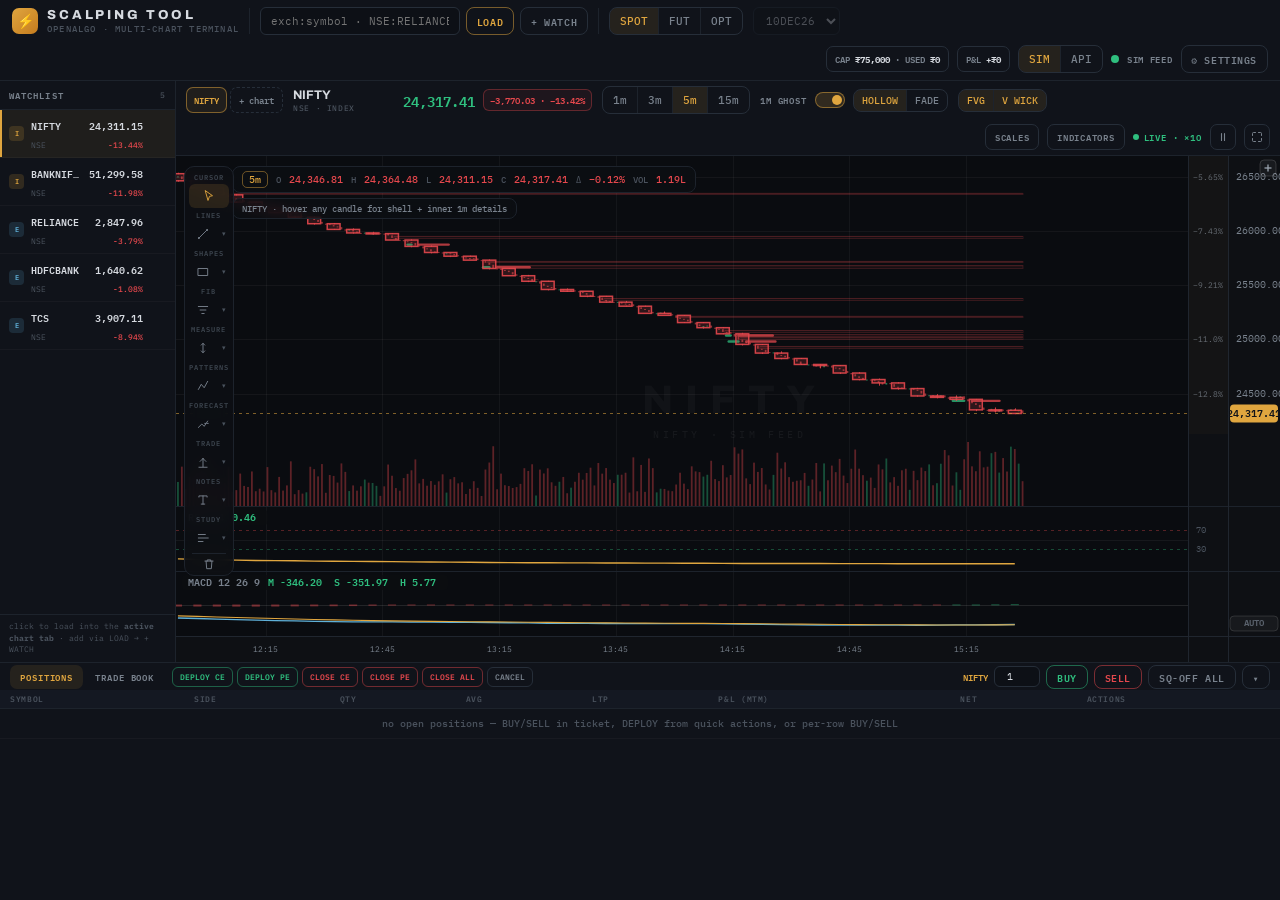
<file: scalpingtool.html>
<!DOCTYPE html>
<html lang="en">
<head>
<meta charset="UTF-8">
<meta name="viewport" content="width=device-width, initial-scale=1.0">
<title>Scalping Tool · OpenAlgo</title>
<link href="https://fonts.googleapis.com/css2?family=Archivo:wght@500;600;700;800&family=IBM+Plex+Mono:wght@400;500;600&display=swap" rel="stylesheet">
<style>
  :root{
    --bg:#0a0c10; --panel:#10131a; --panel2:#141822; --line:#1d232c; --line2:#262e39;
    --ink:#d6dae0; --dim:#79828d; --faint:#4a525d;
    --up:#2fbf7f; --dn:#e5484d; --acc:#e0a63f; --api:#5fb0d8;
    --mono:'IBM Plex Mono',monospace; --sans:'Archivo',sans-serif;
  }
  *{box-sizing:border-box;margin:0;padding:0}
  html,body{height:100%}
  body{background:var(--bg);color:var(--ink);font-family:var(--sans);overflow:hidden;overscroll-behavior:none;display:flex;flex-direction:column}
  button{font:inherit;color:inherit;background:none;border:none;cursor:pointer}
  button:focus-visible{outline:1px solid var(--acc);outline-offset:2px}
  input,select{font-family:var(--mono);background:#0d1016;border:1px solid var(--line2);border-radius:6px;color:var(--ink);outline:none}
  input:focus,select:focus{border-color:rgba(224,166,63,.5)}
  input[type=checkbox]{accent-color:var(--acc)}
  ::-webkit-scrollbar{width:8px;height:8px}::-webkit-scrollbar-thumb{background:#232a34;border-radius:4px}
  .u{color:var(--up)} .d{color:var(--dn)}

  #topbar{display:flex;align-items:center;gap:10px;padding:7px 12px;border-bottom:1px solid var(--line);background:var(--panel);flex-wrap:wrap;flex:none}
  .brand{display:flex;align-items:center;gap:9px}
  .bolt{width:26px;height:26px;border-radius:7px;background:linear-gradient(135deg,#e0a63f,#c67c1e);display:grid;place-items:center;color:#14100a;font-weight:800;font-size:14px}
  .brandName{font-weight:800;font-size:13px;letter-spacing:.22em}
  .brandSub{font:500 8.5px var(--mono);color:var(--faint);letter-spacing:.14em;margin-top:1px}
  .vdiv{width:1px;height:26px;background:var(--line)}
  .symLoad{display:flex;gap:6px;align-items:center}
  .symLoad input{width:200px;padding:6px 10px;font-size:11px}
  .btn{height:28px;padding:0 10px;border:1px solid var(--line2);border-radius:8px;font:600 9.5px var(--mono);letter-spacing:.06em;color:var(--dim);display:inline-flex;align-items:center;gap:5px;transition:.15s;white-space:nowrap}
  .btn:hover{color:var(--ink);border-color:#39424f}
  .btn.acc{color:var(--acc);border-color:rgba(224,166,63,.5)} .btn.acc:hover{background:rgba(224,166,63,.1)}
  .btn.buy{color:var(--up);border-color:rgba(47,191,127,.5)} .btn.buy:hover{background:rgba(47,191,127,.1)}
  .btn.sell{color:var(--dn);border-color:rgba(229,72,77,.5)} .btn.sell:hover{background:rgba(229,72,77,.1)}
  .seg{display:flex;border:1px solid var(--line2);border-radius:8px;overflow:hidden}
  .seg button{font:500 10.5px var(--mono);padding:6px 10px;color:var(--dim);border-right:1px solid var(--line);transition:.15s}
  .seg button:last-child{border-right:none}
  .seg button:hover{color:var(--ink)}
  .seg button.on{color:var(--acc);background:rgba(224,166,63,.1)}
  .seg.mini button{padding:4px 8px;font-size:9.5px}
  .seg button:disabled{opacity:.3;cursor:default}
  #expSel{padding:5px 8px;font-size:10.5px;height:28px}
  #expSel:disabled{opacity:.3}
  .right{margin-left:auto;display:flex;align-items:center;gap:8px;flex-wrap:wrap}
  .achip{font:600 9px var(--mono);padding:4px 8px;border-radius:7px;border:1px solid var(--line2);color:var(--dim);white-space:nowrap}
  .achip b{color:var(--ink)}
  #srcDot{width:8px;height:8px;border-radius:50%;background:var(--up)}
  #srcDot.api{background:var(--api)} #srcDot.err{background:var(--dn)}
  #srcLbl{font:600 9px var(--mono);letter-spacing:.08em;color:var(--dim)}

  #mid{display:flex;flex:1;min-height:0}
  aside{background:var(--panel);display:flex;flex-direction:column;min-height:0;flex:none}
  #watch{width:176px;border-right:1px solid var(--line)}
  #strikes{width:264px;border-left:1px solid var(--line);display:none}
  .phead{display:flex;align-items:center;gap:8px;padding:6px 9px;border-bottom:1px solid var(--line);font:600 9px var(--mono);letter-spacing:.12em;color:var(--dim);flex:none}
  .phead .cnt{margin-left:auto;color:var(--faint);font-weight:500;font-size:8px}
  .pbody{flex:1;overflow-y:auto;min-height:0}
  .pempty{padding:14px 10px;font:400 9px var(--mono);color:var(--faint);line-height:1.7;text-align:center}
  .pnote{padding:6px 9px;font:400 7.5px var(--mono);color:var(--faint);line-height:1.55;border-top:1px solid var(--line)}
  .wrow{display:flex;align-items:center;gap:7px;padding:6px 9px;border-bottom:1px solid rgba(255,255,255,.03);cursor:pointer;transition:.12s}
  .wrow:hover{background:var(--panel2)}
  .wrow.on{background:rgba(224,166,63,.07);box-shadow:inset 2px 0 0 var(--acc)}
  .typ{width:15px;height:15px;border-radius:4px;display:grid;place-items:center;font:600 7px var(--mono);flex:none}
  .typ.INDEX{background:rgba(224,166,63,.16);color:var(--acc)} .typ.EQ{background:rgba(95,176,216,.16);color:var(--api)}
  .typ.FUT{background:rgba(180,140,224,.16);color:#b48ce0} .typ.OPT{background:rgba(232,120,192,.16);color:#e878c0}
  .wrow .nm{flex:1;min-width:0}
  .wrow .nm b{display:block;font:600 10px var(--mono);white-space:nowrap;overflow:hidden;text-overflow:ellipsis}
  .wrow .nm i{font:400 7.5px var(--mono);color:var(--faint);font-style:normal}
  .wrow .px{text-align:right}
  .wrow .px b{display:block;font:600 10px var(--mono)}
  .wrow .px i{font:500 8px var(--mono);font-style:normal}
  .wrow .rm{opacity:0;color:var(--faint);font-size:10px;padding:1px 4px;border-radius:4px}
  .wrow:hover .rm{opacity:1} .wrow .rm:hover{color:var(--dn);background:rgba(229,72,77,.12)}

  /* strike rows */
  .srow{border-bottom:1px solid rgba(255,255,255,.045);padding:5px 7px;font:500 9px var(--mono)}
  .srow.selRow{background:rgba(224,166,63,.05)}
  .l1{display:flex;align-items:center;gap:3px}
  .srow .k{min-width:40px;font-weight:600;color:var(--ink);cursor:pointer;font-size:10px}
  .tg{display:flex;border:1px solid var(--line2);border-radius:5px;overflow:hidden;flex:none}
  .tg button{font:600 7.5px var(--mono);padding:2px 4px;color:var(--faint)}
  .tg button.on{color:var(--acc);background:rgba(224,166,63,.13)}
  .tg.side button.on{color:var(--api);background:rgba(95,176,216,.13)}
  .lpx{font-weight:600;font-size:10.5px;margin-left:auto;cursor:pointer;padding:1px 5px;border-radius:4px}
  .lpx:hover{background:#1a2029}
  .mv{color:var(--faint);font-size:8px;padding:1px 3px;border-radius:3px;flex:none}
  .mv:hover{color:var(--acc);background:#1a2029}
  .l2{display:flex;align-items:center;gap:6px;margin-top:2px;font-size:8px;color:var(--dim)}
  .l2 .amt{margin-left:auto;color:var(--dim)}
  .l2 .amt b{color:var(--ink)}
  .l3{display:flex;align-items:center;gap:2px;margin-top:3px}
  .lbl{font-size:7px;color:var(--faint)}
  .tin{width:36px;padding:2px 3px;font-size:8.5px;border-radius:4px;text-align:center}
  .tin.wide{width:44px}
  .l4{display:flex;align-items:center;gap:3px;margin-top:3px}
  .mb{font:600 8px var(--mono);padding:2px 6px;border-radius:4px;border:1px solid var(--line2);color:var(--dim);transition:.1s}
  .mb:hover{color:var(--ink);background:#1a2029}
  .mb.buy{color:var(--up);border-color:rgba(47,191,127,.4)}
  .mb.sell{color:var(--dn);border-color:rgba(229,72,77,.4)}
  .mb.exit{color:var(--acc);border-color:rgba(224,166,63,.4)}
  .mb:disabled{opacity:.25;cursor:default}
  .srow .pos{font-size:8px;color:var(--dim);display:flex;gap:2px;align-items:center}
  .posI{width:32px;padding:1px 2px;font-size:8px;text-align:center;border-radius:3px}
  .srow .pnl{margin-left:auto;font-weight:600;font-size:9px;display:flex;gap:4px}
  .sfoot{border-top:1px solid var(--line);flex:none;padding:6px 7px;display:flex;flex-direction:column;gap:5px}
  .crow{display:flex;gap:3px;align-items:center}
  .qb{flex:1;font:600 8.5px var(--mono);padding:5px 2px;border-radius:6px;border:1px solid var(--line2);color:var(--dim);transition:.12s;text-align:center}
  .qb:hover{color:var(--ink);background:#181d25}
  .qb.on{color:var(--acc);border-color:rgba(224,166,63,.5);background:rgba(224,166,63,.08)}
  .qb.a{color:var(--acc);border-color:rgba(224,166,63,.45)}
  .sfoot input{flex:1;padding:4px 7px;font-size:9.5px;min-width:0}

  #chartcol{flex:1;display:flex;flex-direction:column;min-width:0;min-height:0;max-height:100%}
  #chartbar{display:flex;align-items:center;gap:10px;padding:5px 10px;border-bottom:1px solid var(--line);background:var(--panel);flex-wrap:wrap;flex:none}
  .ctabs{display:flex;gap:3px;align-items:center}
  .ctab{display:flex;align-items:center;gap:4px;font:600 9px var(--mono);padding:4px 7px;border:1px solid var(--line2);border-radius:7px;color:var(--dim);cursor:pointer;max-width:120px}
  .ctab.on{color:var(--acc);border-color:rgba(224,166,63,.5);background:rgba(224,166,63,.08)}
  .ctab span:first-child{white-space:nowrap;overflow:hidden;text-overflow:ellipsis}
  .ctab .x{opacity:.5;font-size:8px;padding:0 1px}
  .ctab .x:hover{color:var(--dn);opacity:1}
  .ctab.add{border-style:dashed;padding:4px 8px}
  .symTitle{min-width:100px}
  .symTitle .s1{font-weight:700;font-size:12.5px;white-space:nowrap}
  .symTitle .s2{font:500 8px var(--mono);color:var(--faint);letter-spacing:.08em;margin-top:1px}
  .ltpBox{display:flex;align-items:center;gap:8px}
  .ltp{font:600 14px var(--mono);transition:color .3s}
  .chg{font:600 9px var(--mono);padding:2px 6px;border-radius:6px;border:1px solid}
  .chg.up{color:var(--up);border-color:rgba(47,191,127,.35);background:rgba(47,191,127,.07)}
  .chg.dn{color:var(--dn);border-color:rgba(229,72,77,.35);background:rgba(229,72,77,.07)}
  .ghostCtl{display:flex;align-items:center;gap:8px}
  .ghostCtl.dis{opacity:.32;pointer-events:none}
  .ctlLabel{font:600 8.5px var(--mono);letter-spacing:.1em;color:var(--dim)}
  .toggle{width:30px;height:16px;border-radius:8px;background:#20262f;border:1px solid var(--line2);position:relative;transition:.18s;flex:none}
  .toggle::after{content:'';position:absolute;top:2px;left:2px;width:10px;height:10px;border-radius:50%;background:var(--dim);transition:.18s}
  .toggle.on{background:rgba(224,166,63,.16);border-color:rgba(224,166,63,.5)}
  .toggle.on::after{left:16px;background:var(--acc)}
  .popWrap{position:relative}
  .pop{position:absolute;top:calc(100% + 8px);right:0;background:#11141a;border:1px solid var(--line2);border-radius:10px;padding:7px;min-width:200px;z-index:40;box-shadow:0 14px 34px rgba(0,0,0,.55)}
  .pop label{display:flex;align-items:center;gap:8px;padding:7px 9px;border-radius:7px;font:500 10px var(--mono);color:var(--dim);cursor:pointer}
  .pop label:hover{background:#171c23;color:var(--ink)}
  .pop input[type=checkbox]{width:12px;height:12px}
  .pop .param{margin-left:auto;font-size:8.5px;color:var(--faint)}
  .pop .note{font:500 8px var(--mono);color:var(--faint);padding:4px 9px 2px;line-height:1.5}
  .live{display:flex;align-items:center;gap:5px;font:600 8.5px var(--mono);letter-spacing:.1em;color:var(--up)}
  .live .dot{width:6px;height:6px;border-radius:50%;background:currentColor;animation:blink 1.4s ease-in-out infinite}
  @keyframes blink{0%,100%{opacity:1}50%{opacity:.25}}
  .live.paused{color:var(--dim)} .live.paused .dot{animation:none;opacity:.5}
  .iconBtn{width:26px;height:26px;border:1px solid var(--line2);border-radius:7px;display:grid;place-items:center;color:var(--dim);transition:.15s}
  .iconBtn:hover{color:var(--ink);border-color:#39424f}
  .iconBtn svg{width:12px;height:12px}
  .hdrBtn{height:26px;display:flex;align-items:center;gap:5px;border:1px solid var(--line2);border-radius:7px;padding:0 9px;font:600 9px var(--mono);letter-spacing:.08em;color:var(--dim);transition:.15s}
  .hdrBtn:hover{color:var(--ink);border-color:#39424f}

  main{position:relative;flex:1;min-height:0;background:var(--bg)}
  canvas{position:absolute;inset:0;width:100%;height:100%;display:block;cursor:crosshair;touch-action:none;user-select:none}
  canvas.grabbing{cursor:grabbing}

  #tools{position:absolute;left:8px;top:10px;z-index:6;display:flex;flex-direction:column;gap:1px;background:rgba(13,16,20,.86);border:1px solid var(--line);border-radius:10px;padding:4px;backdrop-filter:blur(8px);max-height:calc(100% - 20px);overflow-y:auto;user-select:none;scrollbar-width:none}
  #tools::-webkit-scrollbar{display:none}
  .tgrp{font:600 7px var(--mono);color:#3d454f;letter-spacing:.14em;text-align:center;padding:2px 0 1px;flex:none}
  .trow{display:flex;gap:2px;align-items:stretch;flex:none}
  .tbtn{flex:1;min-width:22px;height:24px;border-radius:6px;display:grid;place-items:center;color:var(--dim);transition:.12s}
  .tbtn:hover{color:var(--ink);background:#181d25}
  .tbtn.on{color:var(--acc);background:rgba(224,166,63,.13)}
  .tbtn svg{width:14px;height:14px}
  .tcar{width:10px;height:24px;border-radius:6px;display:grid;place-items:center;color:var(--faint);font-size:7px;flex:none}
  .tcar:hover{background:#181d25;color:var(--ink)}
  .tsep{height:1px;background:var(--line);margin:2px 3px;flex:none}
  .flyout{position:absolute;z-index:60;background:#11141a;border:1px solid var(--line2);border-radius:10px;padding:5px;box-shadow:0 14px 34px rgba(0,0,0,.55);display:flex;flex-direction:column;gap:1px;min-width:152px}
  .flyout button{display:flex;align-items:center;gap:8px;padding:5px 8px;border-radius:7px;color:var(--dim);font:500 10px var(--mono);text-align:left}
  .flyout button:hover{background:#171c23;color:var(--ink)}
  .flyout button.on{color:var(--acc)}
  .flyout svg{width:13px;height:13px;flex:none}
  #toolChip{position:absolute;top:10px;left:50%;transform:translateX(-50%);font:600 9.5px var(--mono);letter-spacing:.08em;color:var(--acc);background:rgba(17,20,26,.92);border:1px solid rgba(224,166,63,.45);border-radius:8px;padding:5px 11px;display:none;z-index:6;pointer-events:none;white-space:nowrap}
  #axMenu{position:absolute;z-index:45;background:#11141a;border:1px solid var(--line2);border-radius:10px;padding:5px;width:170px;box-shadow:0 14px 34px rgba(0,0,0,.55)}
  #axMenu .mh{font:600 8px var(--mono);color:var(--faint);letter-spacing:.14em;padding:4px 8px 5px}
  #axMenu button{display:flex;align-items:center;gap:8px;width:100%;text-align:left;padding:6px 9px;border-radius:7px;font:600 10px var(--mono);color:var(--dim)}
  #axMenu button:hover{background:#171c23;color:var(--ink)}
  #axMenu .sw{width:8px;height:8px;border-radius:2px;flex:none}
  #txtIn{position:absolute;display:none;z-index:70;background:#141922;border:1px solid rgba(224,166,63,.55);border-radius:7px;color:var(--ink);font:500 12px var(--sans);padding:6px 9px;width:200px;outline:none;box-shadow:0 8px 22px rgba(0,0,0,.5)}
  #legend{position:absolute;top:10px;left:56px;pointer-events:none;display:flex;flex-direction:column;gap:5px;max-width:calc(100% - 80px)}
  .lgRow{display:flex;align-items:center;gap:8px;font:500 10px var(--mono);background:rgba(13,16,20,.74);border:1px solid var(--line);border-radius:8px;padding:4px 9px;backdrop-filter:blur(6px);width:max-content;max-width:100%;flex-wrap:wrap}
  .lgRow .k{color:var(--faint);font-size:8.5px}
  .lgRow .v{color:var(--ink)}
  .chipTf{font-size:9.5px;color:var(--acc);border:1px solid rgba(224,166,63,.45);border-radius:5px;padding:1px 6px}
  #lgRow2{color:var(--dim);font-size:9px}
  #lgRow2 b{color:var(--ink);font-weight:500}
  #wm{position:absolute;inset:0;display:grid;place-content:center;text-align:center;pointer-events:none;user-select:none}
  #wm .wm1{font-weight:800;font-size:clamp(22px,4vw,40px);letter-spacing:.3em;color:rgba(255,255,255,.032);padding-left:.3em}
  #wm .wm2{font:500 9.5px var(--mono);letter-spacing:.38em;color:rgba(255,255,255,.05);margin-top:7px;padding-left:.38em}
  #latestBtn{position:absolute;right:100px;bottom:44px;font:600 9.5px var(--mono);letter-spacing:.08em;color:var(--acc);background:rgba(17,20,26,.92);border:1px solid rgba(224,166,63,.5);border-radius:8px;padding:6px 11px;opacity:0;transform:translateY(6px);pointer-events:none;transition:.25s;z-index:5}
  #latestBtn.show{opacity:1;transform:none;pointer-events:auto}

  #bottom{border-top:1px solid var(--line);background:var(--panel);display:flex;flex-direction:column;flex:none;height:238px;transition:height .18s}
  #bottom.min{height:27px}
  #botbar{display:flex;align-items:center;gap:8px;padding:2px 10px;flex:none;height:27px;overflow-x:auto;scrollbar-width:none}
  #botbar::-webkit-scrollbar{display:none}
  .tabs{display:flex;gap:2px;flex:none}
  .tabs button{font:600 9px var(--mono);letter-spacing:.1em;color:var(--dim);padding:4px 10px;border-radius:7px}
  .tabs button.on{color:var(--acc);background:rgba(224,166,63,.1)}
  .qwrap{display:flex;gap:4px;flex:none}
  .qbtn{font:600 8px var(--mono);padding:3px 7px;border-radius:6px;border:1px solid var(--line2);color:var(--dim);white-space:nowrap}
  .qbtn:hover{color:var(--ink);background:#181d25}
  .qbtn.g{color:var(--up);border-color:rgba(47,191,127,.45)}
  .qbtn.r{color:var(--dn);border-color:rgba(229,72,77,.45)}
  .qbtn.a{color:var(--acc);border-color:rgba(224,166,63,.45)}
  .ticket{margin-left:auto;display:flex;align-items:center;gap:6px;flex:none}
  .ticket .tsym{font:600 9px var(--mono);color:var(--acc);max-width:170px;white-space:nowrap;overflow:hidden;text-overflow:ellipsis}
  .ticket input{width:46px;padding:3px 6px;font-size:10px;text-align:center}
  #botwrap{flex:1;overflow:auto;min-height:0}
  table{width:100%;border-collapse:collapse;font:500 9.5px var(--mono)}
  th{position:sticky;top:0;background:var(--panel2);color:var(--faint);font-weight:600;font-size:8px;letter-spacing:.08em;text-align:left;padding:3px 10px;border-bottom:1px solid var(--line);z-index:2}
  td{padding:2px 10px;border-bottom:1px solid rgba(255,255,255,.03);color:var(--dim);white-space:nowrap;height:19px}
  td b{color:var(--ink);font-weight:600}
  tr:hover td{background:rgba(255,255,255,.02)}
  .sq,.pb{font:600 8.5px var(--mono);color:var(--dim);padding:1px 6px;border:1px solid var(--line2);border-radius:5px;margin-right:3px}
  .sq:hover,.pb:hover{color:var(--acc);border-color:rgba(224,166,63,.5)}
  .sq.dz:hover{color:var(--dn);border-color:rgba(229,72,77,.5)}
  .ed input{width:48px;padding:1px 4px;font-size:9px;text-align:center}
  .emptyRow td{text-align:center;color:var(--faint);padding:8px}

  .modalBk{position:fixed;inset:0;background:rgba(5,7,10,.6);z-index:90;display:none;place-items:center;backdrop-filter:blur(3px)}
  .modalBk.show{display:grid}
  .modal{width:410px;background:var(--panel2);border:1px solid var(--line2);border-radius:14px;padding:18px;box-shadow:0 24px 60px rgba(0,0,0,.6)}
  .modal h3{font:700 11px var(--mono);letter-spacing:.16em;color:var(--acc);margin-bottom:4px}
  .modal p{font:400 9px var(--mono);color:var(--faint);line-height:1.65;margin-bottom:8px}
  .modal .warn{color:#d8a04a;border:1px dashed rgba(216,160,74,.4);border-radius:8px;padding:7px 9px}
  .modal label{display:block;font:600 8.5px var(--mono);letter-spacing:.1em;color:var(--dim);margin:9px 0 3px}
  .modal input,.modal select{width:100%;padding:7px 10px;font-size:11px}
  .modal .row{display:flex;gap:8px;margin-top:14px;justify-content:flex-end}
  .modal .two{display:flex;gap:8px}.modal .two>div{flex:1}
  #toasts{position:fixed;right:14px;bottom:250px;z-index:120;display:flex;flex-direction:column;gap:8px}
  .toast{background:#151a22;border:1px solid var(--line2);border-left:3px solid var(--acc);border-radius:8px;padding:8px 12px;font:500 9.5px var(--mono);color:var(--ink);box-shadow:0 10px 26px rgba(0,0,0,.5);max-width:340px;animation:tin .2s ease-out}
  .toast.err{border-left-color:var(--dn)} .toast.ok{border-left-color:var(--up)}
  @keyframes tin{from{opacity:0;transform:translateY(8px)}}
</style>
</head>
<body>

<header id="topbar">
  <div class="brand"><div class="bolt">⚡</div>
    <div><div class="brandName">SCALPING TOOL</div><div class="brandSub">OPENALGO · MULTI-CHART TERMINAL</div></div></div>
  <div class="vdiv"></div>
  <div class="symLoad">
    <input id="symIn" placeholder="exch:symbol · NSE:RELIANCE" spellcheck="false">
    <button class="btn acc" id="loadBtn">LOAD</button>
    <button class="btn" id="addWatchBtn">+ WATCH</button>
  </div>
  <div class="vdiv"></div>
  <div class="seg" id="instSeg">
    <button data-i="spot" class="on">SPOT</button><button data-i="fut">FUT</button><button data-i="opt">OPT</button>
  </div>
  <select id="expSel" disabled></select>
  <div class="right">
    <span class="achip" id="capChip">CAP <b>—</b></span>
    <span class="achip" id="pnlChip">P&amp;L <b>—</b></span>
    <div class="seg" id="srcSeg"><button data-s="sim" class="on">SIM</button><button data-s="api">API</button></div>
    <span id="srcDot"></span><span id="srcLbl">SIM FEED</span>
    <button class="btn" id="setBtn">⚙ SETTINGS</button>
  </div>
</header>

<div id="mid">
  <aside id="watch">
    <div class="phead"><span>WATCHLIST</span><span class="cnt" id="wCnt">0</span></div>
    <div class="pbody" id="wBody"></div>
    <div class="pnote">click to load into the <b>active chart tab</b> · add via LOAD → + WATCH</div>
  </aside>

  <section id="chartcol">
    <div id="chartbar">
      <div class="ctabs" id="ctabs"></div>
      <div class="symTitle"><div class="s1" id="symName">—</div><div class="s2" id="symSub">—</div></div>
      <div class="ltpBox"><div class="ltp" id="ltp">—</div><div class="chg up" id="chg">—</div></div>
      <div class="seg" id="tfSeg">
        <button data-tf="1">1m</button><button data-tf="3">3m</button>
        <button data-tf="5" class="on">5m</button><button data-tf="15">15m</button>
      </div>
      <div class="ghostCtl" id="ghostCtl">
        <span class="ctlLabel">1M GHOST</span>
        <button class="toggle on" id="ghostToggle"></button>
        <div class="seg mini" id="styleSeg"><button data-s="hollow" class="on">HOLLOW</button><button data-s="fade">FADE</button></div>
      </div>
      <div class="seg mini" id="ovSeg">
        <button data-o="fvg" class="on">FVG</button><button data-o="vw" class="on">V WICK</button>
      </div>
      <div class="right" style="margin-left:auto">
        <div class="popWrap"><button class="hdrBtn" id="sclBtn">SCALES</button>
          <div class="pop" id="sclPop" hidden>
            <div class="note">TOPMOST ENABLED = RIGHT AXIS · OTHERS =<br>LEFT MEASUREMENT COLUMN (DRAG TO SLIDE 0)</div>
            <label><input type="checkbox" data-scale="price" checked><span>Price</span></label>
            <label><input type="checkbox" data-scale="pct" checked><span>Percent</span></label>
            <label><input type="checkbox" data-scale="inv"><span>Inverted&nbsp;%</span><span class="param">sellers</span></label>
            <label><input type="checkbox" data-scale="pts"><span>Points</span></label>
          </div></div>
        <div class="popWrap"><button class="hdrBtn" id="indBtn">INDICATORS</button>
          <div class="pop" id="indPop" hidden>
            <label><input type="checkbox" data-pane="rsi" checked><span>RSI</span><span class="param">14</span></label>
            <label><input type="checkbox" data-pane="macd" checked><span>MACD</span><span class="param">12·26·9</span></label>
            <label><input type="checkbox" data-pane="adx"><span>ADX / DMI</span><span class="param">14</span></label>
          </div></div>
        <div class="live" id="live"><span class="dot"></span><span id="liveTxt">LIVE · ×10</span></div>
        <button class="iconBtn" id="pauseBtn" title="pause/resume (space)">
          <svg id="icPause" viewBox="0 0 24 24" fill="none" stroke="currentColor" stroke-width="2.2" stroke-linecap="round"><path d="M9 5v14M15 5v14"/></svg>
          <svg id="icPlay" viewBox="0 0 24 24" fill="currentColor" style="display:none"><path d="M8 5.5v13l11-6.5z"/></svg></button>
        <button class="iconBtn" id="resetBtn" title="reset view (R)">
          <svg viewBox="0 0 24 24" fill="none" stroke="currentColor" stroke-width="2" stroke-linecap="round"><path d="M3 9V5a2 2 0 0 1 2-2h4M15 3h4a2 2 0 0 1 2 2v4M21 15v4a2 2 0 0 1-2 2h-4M9 21H5a2 2 0 0 1-2-2v-4"/></svg></button>
      </div>
    </div>
    <main id="wrap">
      <canvas id="chart"></canvas>
      <div id="tools"></div><div id="toolChip"></div>
      <div id="axMenu" hidden>
        <div class="mh">ADD ON SCALE</div>
        <button data-act="buy"><span class="sw" style="background:var(--up)"></span>BUY MARKER</button>
        <button data-act="sell"><span class="sw" style="background:var(--dn)"></span>SELL MARKER</button>
        <button data-act="base"><span class="sw" style="background:var(--acc)"></span>SET 0 · BASELINE</button>
      </div>
      <input id="txtIn" type="text" maxlength="120" placeholder="Type · Enter to place" spellcheck="false">
      <div id="wm"><div class="wm1" id="wm1">—</div><div class="wm2" id="wm2">—</div></div>
      <div id="legend">
        <div class="lgRow"><span class="chipTf" id="lgTf">5m</span>
          <span class="k">O</span><span class="v" id="lgO">—</span><span class="k">H</span><span class="v" id="lgH">—</span>
          <span class="k">L</span><span class="v" id="lgL">—</span><span class="k">C</span><span class="v" id="lgC">—</span>
          <span class="k">Δ</span><span class="v" id="lgChg">—</span><span class="k">VOL</span><span class="v" id="lgV">—</span></div>
        <div class="lgRow" id="lgRow2">—</div>
      </div>
      <button id="latestBtn">▶ LATEST</button>
    </main>
  </section>

  <aside id="strikes">
    <div class="phead"><span id="stTitle">STRIKES</span><span class="cnt" id="stCnt"></span></div>
    <div class="pbody" id="stBody"></div>
    <div class="sfoot">
      <div class="crow">
        <button class="qb a" id="qAtm" style="flex:1.4">ATM</button>
        <button class="qb on" id="sgnP" style="flex:.6">+</button>
        <button class="qb" id="sgnM" style="flex:.6">−</button>
        <button class="qb num" data-n="1">1</button><button class="qb num" data-n="2">2</button>
        <button class="qb num" data-n="3">3</button><button class="qb num" data-n="4">4</button>
        <button class="qb num" data-n="5">5</button><button class="qb num" data-n="6">6</button>
        <button class="qb num" data-n="7">7</button>
      </div>
      <div class="crow">
        <div class="seg mini" id="cpSeg" style="flex:1"><button data-s="CE" class="on">CE</button><button data-s="PE">PE</button></div>
        <div class="seg mini" id="bsSeg" style="flex:1.4"><button data-s="buyer" class="on">BUYER</button><button data-s="seller">SELLER</button></div>
      </div>
      <div class="crow"><input id="stIn" placeholder="custom strike" spellcheck="false"><button class="btn" id="stAdd" style="height:25px">ADD</button></div>
      <div class="pnote">per box: C/P + BY/SL toggles drive its data &amp; orders · AL% = share of deployable funds (blank = auto split) · click strike = fill ticket · SL/TP optional</div>
    </div>
  </aside>
</div>

<section id="bottom">
  <div id="botbar">
    <div class="tabs"><button data-t="pos" class="on">POSITIONS</button><button data-t="trd">TRADE BOOK</button></div>
    <div class="qwrap">
      <button class="qbtn g" id="qDCE">DEPLOY CE</button><button class="qbtn g" id="qDPE">DEPLOY PE</button>
      <button class="qbtn r" id="qCCE">CLOSE CE</button><button class="qbtn r" id="qCPE">CLOSE PE</button>
      <button class="qbtn r" id="qCA">CLOSE ALL</button><button class="qbtn" id="qCXL">CANCEL</button>
    </div>
    <div class="ticket">
      <span class="tsym" id="tkSym">—</span>
      <input id="tkQty" type="number" min="1" value="1" title="quantity">
      <button class="btn buy" id="tkBuy" style="height:24px">BUY</button>
      <button class="btn sell" id="tkSell" style="height:24px">SELL</button>
      <button class="btn" id="tkFlat" style="height:24px">SQ-OFF ALL</button>
      <button class="btn" id="botMin" style="height:24px" title="collapse">▾</button>
    </div>
  </div>
  <div id="botwrap">
    <table id="tblPos"><thead><tr>
      <th>SYMBOL</th><th>SIDE</th><th>QTY</th><th>AVG</th><th>LTP</th><th>P&amp;L (MTM)</th><th>NET</th><th>ACTIONS</th>
    </tr></thead><tbody id="tbPos"></tbody></table>
    <table id="tblTrd" style="display:none"><thead><tr>
      <th>TIME</th><th>SYMBOL</th><th>SIDE</th><th>QTY</th><th>PRICE</th><th>P&amp;L</th>
    </tr></thead><tbody id="tbTrd"></tbody></table>
  </div>
</section>

<div class="modalBk" id="setModal">
  <div class="modal">
    <h3>OPENALGO API · CAPITAL</h3>
    <p>Pulls <b>POST /api/v1/history</b> + <b>/api/v1/quotes</b>. Falls back to SIM if unreachable.</p>
    <p class="warn">⚠ This page is HTTPS on GitHub Pages — browsers BLOCK http://127.0.0.1 (mixed content). Fix: open this file via <b>http://localhost</b>, or expose OpenAlgo over HTTPS (ngrok / cloudflared) and paste that URL.</p>
    <label>BASE URL</label><input id="setUrl" placeholder="https://your-ngrok.ngrok.app" spellcheck="false">
    <label>API KEY</label><input id="setKey" placeholder="your-openalgo-api-key" spellcheck="false">
    <label>TOTAL CAPITAL (₹)</label><input id="setCap" type="number" min="0" step="1000">
    <div class="two">
      <div><label>DEPLOY BY</label><select id="setMode"><option value="pct">% of capital</option><option value="amt">fixed ₹</option></select></div>
      <div><label>VALUE</label><input id="setVal" type="number" min="0"></div>
    </div>
    <div class="row">
      <button class="btn" id="setTest">TEST</button>
      <button class="btn" id="setCancel">CANCEL</button>
      <button class="btn acc" id="setSave">SAVE</button>
    </div>
  </div>
</div>
<div id="toasts"></div>

<script>
'use strict';
/* ═══════════════ utils ═══════════════ */
const $=s=>document.querySelector(s);
const clamp=(v,a,b)=>v<a?a:v>b?b:v;
const lerp=(a,b,t)=>a+(b-a)*t;
const easeOut=t=>1-Math.pow(1-t,3);
const cr=v=>Math.round(v)+0.5;
const SESSION=375, OPEN_MIN=555;
const fmtDate=dt=>dt.toLocaleDateString('en-IN',{weekday:'short',day:'2-digit',month:'short'}).toUpperCase();
function mulberry32(a){return function(){a|=0;a=a+0x6D2B79F5|0;let t=Math.imul(a^a>>>15,1|a);t=t+Math.imul(t^t>>>7,61|t)^t;return((t^t>>>14)>>>0)/4294967296}}
function hash(s){let h=2166136261;for(let i=0;i<s.length;i++){h^=s.charCodeAt(i);h=Math.imul(h,16777619)}return h>>>0}
const rng=mulberry32(0xC0FFEE);
let gSpare=null;
function gauss(){ if(gSpare!==null){const v=gSpare;gSpare=null;return v}
  let u=0,v=0;while(u===0)u=rng();while(v===0)v=rng();
  const m=Math.sqrt(-2*Math.log(u)),a=2*Math.PI*v; gSpare=m*Math.sin(a);return m*Math.cos(a); }
function gaussR(r){ let s=null; return ()=>{ if(s!==null){const v=s;s=null;return v}
  let u=0,v=0;while(u===0)u=r();while(v===0)v=r();
  const m=Math.sqrt(-2*Math.log(u)),a=2*Math.PI*v; s=m*Math.sin(a);return m*Math.cos(a);} }
const fmtP=p=>p.toLocaleString('en-IN',{minimumFractionDigits:2,maximumFractionDigits:2});
const fmtV=v=>v>=1e7?(v/1e7).toFixed(2)+'Cr':v>=1e5?(v/1e5).toFixed(2)+'L':v>=1e3?(v/1e3).toFixed(1)+'K':''+Math.round(v);
const fmtInr=v=>'₹'+Math.round(v).toLocaleString('en-IN');
function distSeg(px,py,x1,y1,x2,y2){const dx=x2-x1,dy=y2-y1,L2=dx*dx+dy*dy;
  let t=L2?((px-x1)*dx+(py-y1)*dy)/L2:0;t=clamp(t,0,1);
  return Math.hypot(px-(x1+t*dx),py-(y1+t*dy));}
function far(x0,y0,x1,y1){const dx=x1-x0,dy=y1-y0,L=Math.hypot(dx,dy)||1;
  return[x0+dx*3000/L,y0+dy*3000/L];}
function rectHit(xa,ya,xb,yb,mx,my,tol=0){
  const x0=Math.min(xa,xb)-tol,x1=Math.max(xa,xb)+tol,y0=Math.min(ya,yb)-tol,y1=Math.max(ya,yb)+tol;
  return mx>=x0&&mx<=x1&&my>=y0&&my<=y1;}
const ts=()=>new Date().toLocaleTimeString('en-IN',{hour12:false});
function toast(msg,cls){ const t=document.createElement('div');t.className='toast '+(cls||'');
  t.textContent=msg;$('#toasts').appendChild(t);setTimeout(()=>t.remove(),4200); }

/* ═══════════════ instruments ═══════════════ */
const IDX={NIFTY:24350,BANKNIFTY:51300,FINNIFTY:23100,MIDCPNIFTY:12150,SENSEX:79400};
const EQP={RELIANCE:2847.55,HDFCBANK:1642,TCS:3910,INFY:1852,SBIN:782,ICICIBANK:1148,
  AXISBANK:1104,LT:3520,ITC:462,TATAMOTORS:952,TATASTEEL:152,WIPRO:542,HCLTECH:1620,DMART:3850,ADANIENT:3120};
const FNO_SET=new Set([...Object.keys(IDX),'RELIANCE','HDFCBANK','TCS','INFY','SBIN','ICICIBANK','AXISBANK','LT','ITC','TATAMOTORS']);
const LOTS={NIFTY:75,BANKNIFTY:30,FINNIFTY:65,MIDCPNIFTY:120,SENSEX:20};
const MONTHS=['JAN','FEB','MAR','APR','MAY','JUN','JUL','AUG','SEP','OCT','NOV','DEC'];
function basePriceOf(sym){ if(IDX[sym])return IDX[sym]; if(EQP[sym])return EQP[sym];
  return 300+(hash('NSE:'+sym)%4700); }
function strikeStep(root,spot){ if(IDX[root])return({NIFTY:50,BANKNIFTY:100,FINNIFTY:50,MIDCPNIFTY:25,SENSEX:100})[root]||50;
  return spot>4000?100:spot>1500?50:spot>500?20:spot>200?10:5; }
const expDates=[],expFmts=[];
(function(){ const d=new Date(); const wk=[];
  while(wk.length<3){d.setDate(d.getDate()+1);if(d.getDay()===4)wk.push(new Date(d));}
  const last=new Date(d.getFullYear(),d.getMonth(),0);
  while(last.getDay()!==4)last.setDate(last.getDate()-1);
  if(last>wk[2])wk.push(last); else{const n=new Date(d.getFullYear(),d.getMonth()+1,0);while(n.getDay()!==4)n.setDate(n.getDate()-1);wk.push(n);}
  wk.forEach(dt=>{expDates.push(dt);
    expFmts.push(String(dt.getDate()).padStart(2,'0')+MONTHS[dt.getMonth()]+String(dt.getFullYear()).slice(2));});
})();
function tym(f){ const dd=String(f).match(/^(\d{2})([A-Z]{3})(\d{2})$/); if(!dd)return 2/365;
  const mo=MONTHS.indexOf(dd[2]); const dt=new Date(2000+ +dd[3],mo,+dd[1],15,30);
  return Math.max(0.4,(dt-Date.now())/864e5)/365; }
function parseKey(k){ k=k.trim().toUpperCase(); const i=k.indexOf(':');
  return i<0?{exch:'NSE',sym:k}:{exch:k.slice(0,i),sym:k.slice(i+1)}; }
function normKey(k){ const {exch,sym}=parseKey(k); return exch+':'+sym; }
function ncdf(x){const t=1/(1+.2316419*Math.abs(x));const d=.3989423*Math.exp(-x*x/2);
  const p=d*t*(.3193815+t*(-.3565638+t*(1.781478+t*(-1.821256+t*1.330274))));return x>0?1-p:p}
function bs(S,K,T,iv,isCall){ if(T<=0)T=1/(365*8); const r=.065,sq=iv*Math.sqrt(T);
  const d1=(Math.log(S/K)+(r+iv*iv/2)*T)/sq,d2=d1-sq,disc=Math.exp(-r*T);
  return Math.max(.05,isCall?S*ncdf(d1)-K*disc*ncdf(d2):K*disc*ncdf(-d2)-S*ncdf(-d1)); }
const metaCache=new Map();
function resolveMeta(key){
  if(metaCache.has(key))return metaCache.get(key);
  const {exch,sym}=parseKey(key);
  const m={key,exch,sym,disp:sym,type:'EQ',basePrice:0};
  const um=sym.match(/^([A-Z]+?)(\d{2}[A-Z]{3}\d{2})(\d+)(CE|PE)$/);
  const fm=sym.match(/^([A-Z]+?)(\d{2}[A-Z]{3}\d{2})FUT$/);
  if(um){ const root=um[1];
    Object.assign(m,{type:'OPT',root,underlying:'NSE:'+root,exp:um[2],strike:+um[3],optSide:um[4]});
    const spot=liveSpot(root); const ei=expFmts.indexOf(um[2]);
    m.iv=((IDX[root]?0.13:0.22)+(ei<=0?0:0.01*ei));
    m.basePrice=bs(spot,m.strike,tym(um[2]),m.iv,um[4]==='CE');
    m.disp=`${root} ${m.strike} ${um[4]}`;
  }else if(fm){ const root=fm[1]; const spot=liveSpot(root); const ei=expFmts.indexOf(fm[2]);
    Object.assign(m,{type:'FUT',root,underlying:'NSE:'+root,exp:fm[2]});
    m.basePrice=spot*(1+0.0006*(ei+1)); m.disp=`${root} FUT`; }
  else{ m.type=IDX[sym]?'INDEX':'EQ'; m.basePrice=basePriceOf(sym); }
  metaCache.set(key,m); return m;
}
const disp=key=>{try{return resolveMeta(key).disp}catch(e){return key}};
function liveSpot(root){ const q=quotes.get('NSE:'+root); return q?q.ltp:basePriceOf(root); }

/* ═══════════════ SIM series ═══════════════ */
const dataCache=new Map();
function genSeries(key){
  const m=resolveMeta(key);
  const r=mulberry32(hash(key)); const g=gaussR(r);
  const out={bars:[],dayLbl:[]};
  const volBase=m.type==='INDEX'?0.00030:m.type==='OPT'?Math.max(.05,m.iv)*0.09:0.00042;
  const dts=[];{const dd=new Date();while(dts.length<3){dd.setDate(dd.getDate()-1);
    const w=dd.getDay();if(w!==0&&w!==6)dts.push(new Date(dd));}dts.reverse();}
  let p=m.basePrice*(1-(r()-.5)*0.008);
  for(let s=0;s<3;s++){
    out.dayLbl.push(fmtDate(dts[s]));
    p*=1+(r()-.5)*0.004;
    let regimeLeft=0,drift=0;
    for(let mi=0;mi<SESSION;mi++){
      if(regimeLeft<=0){regimeLeft=25+(r()*45|0);drift=(r()-.48)*0.0009;if(r()<0.06)drift*=4;}
      const smile=1+1.5*Math.exp(-mi/45)+1.05*Math.exp(-(SESSION-mi)/55);
      const vol=volBase*smile,va=p*vol;
      const o=p,c=o*(1+drift+g()*vol);
      const h=Math.max(o,c)+va*(0.15+r()*0.85);
      const l=Math.min(o,c)-va*(0.15+r()*0.85);
      const v=Math.round((m.type==='INDEX'?9000:5200)*smile*(0.5+r())*(1+Math.abs(c-o)/(va||1e-9)*0.35));
      out.bars.push({o,h,l,c,v});p=c;
    }
  }
  const k=m.basePrice/out.bars[out.bars.length-1].c;
  for(const b of out.bars){b.o*=k;b.h*=k;b.l*=k;b.c*=k;}
  out.price=m.basePrice; out.prevClose=out.bars[SESSION*2-1].c;
  return out;
}
function symbolData(key){
  if(dataCache.has(key))return dataCache.get(key);
  const sd=genSeries(key); dataCache.set(key,sd); return sd;
}

/* ═══════════════ quotes ═══════════════ */
const quotes=new Map();
function ensureQuote(key){
  if(quotes.has(key))return quotes.get(key);
  const sd=symbolData(key);
  const q={ltp:sd.price,prevClose:sd.prevClose};
  quotes.set(key,q); return q;
}
let source='sim', apiOK=false, apiPolling=false;
function quoteTick(){
  if(!(source==='api'&&apiOK)){
    for(const [key,q] of quotes){
      if(SYM&&key===SYM.key)continue;
      const m=metaCache.get(key);
      if(m&&m.type==='OPT'){
        const S=liveSpot(m.root);
        q.ltp=bs(S,m.strike,tym(m.exp),m.iv,m.optSide==='CE')*(1+(rng()-.5)*0.012);
      }else q.ltp=Math.max(1,q.ltp*(1+gauss()*0.0006));
    }
  }
  refreshWatch(); refreshStrikes(); refreshPositions(); checkSLTP(); updateAcct();
}
setInterval(quoteTick,1000);

/* ═══════════════ capital / account ═══════════════ */
let CFG=Object.assign({url:'http://127.0.0.1:5000',key:'',cap:100000,deployMode:'pct',deployVal:75},
  JSON.parse(localStorage.getItem('scalping_cfg')||'{}'));
function saveCfg(){localStorage.setItem('scalping_cfg',JSON.stringify(CFG));}
function usableFunds(){ return CFG.deployMode==='pct'?CFG.cap*(+CFG.deployVal||0)/100:(+CFG.deployVal||0); }
function acct(){
  let mtm=0,used=0;
  for(const p of positions){
    const ltp=currentPriceOf(p.key);
    mtm+=(ltp-p.avg)*p.side*p.qty;
    used+=p.avg*p.qty*(p.side>0?1:0.12);      // buyer: premium · seller: ~12% margin approx
  }
  for(const k in realized)mtm+=realized[k];
  return{usable:usableFunds(),used,mtm};
}
function updateAcct(){
  const a=acct();
  $('#capChip').innerHTML=`CAP <b>${fmtInr(a.usable)}</b> · USED <b>${fmtInr(a.used)}</b>`;
  const pl=$('#pnlChip');
  pl.innerHTML=`P&amp;L <b class="${a.mtm>=0?'u':'d'}">${a.mtm>=0?'+':''}${fmtInr(a.mtm)}</b>`;
}

/* ═══════════════ OpenAlgo API bridge ═══════════════ */
async function oaFetch(path,body){
  const base=CFG.url.replace(/\/+$/,'');
  const cands=[base+path];
  if(location.protocol==='https:'&&base.startsWith('http:'))
    cands.push('https://'+base.slice(7)+path);
  let lastErr=null;
  for(const u of cands){
    try{
      const res=await fetch(u,{method:'POST',headers:{'Content-Type':'application/json'},body:JSON.stringify(body)});
      if(!res.ok){lastErr=new Error('HTTP '+res.status);continue;}
      const j=await res.json();
      if(j.status&&j.status!=='success'){lastErr=new Error(j.message||'api error');continue;}
      return j;
    }catch(e){
      lastErr=new Error(location.protocol==='https:'&&u.startsWith('http:')
        ?'MIXED CONTENT — an https page cannot call http://… . Run from http://localhost or use an HTTPS (ngrok) URL.'
        :'network/CORS blocked — is the OpenAlgo server running?');
    }
  }
  throw lastErr||new Error('request failed');
}
function mapApiRows(rows){
  const days=[],dayIdx=new Map();
  for(const r of rows){ const t=(+r.timestamp>1e12?+r.timestamp:+r.timestamp*1000);
    const dk=new Date(t).toDateString();
    if(!dayIdx.has(dk)){dayIdx.set(dk,days.length);days.push(new Date(dk));} }
  const map=new Map();
  for(const r of rows){ const t=(+r.timestamp>1e12?+r.timestamp:+r.timestamp*1000);
    const d=new Date(t); const di=dayIdx.get(d.toDateString());
    const mins=d.getHours()*60+d.getMinutes();
    const gm=di*SESSION+clamp(mins-OPEN_MIN,0,SESSION-1);
    const o=+r.open,h=+r.high,l=+r.low,c=+r.close,v=+r.volume||0;
    const ex=map.get(gm);
    if(!ex)map.set(gm,{o,h,l,c,v});
    else{ex.h=Math.max(ex.h,h);ex.l=Math.min(ex.l,l);ex.c=c;ex.v+=v;} }
  const bars=[...map.entries()].sort((a,b)=>a[0]-b[0]).map(e=>e[1]);
  return {bars,dayLbl:days.map(fmtDate)};
}
async function apiLoadSymbol(key){
  const {exch,sym}=parseKey(key);
  const end=new Date(),start=new Date(Date.now()-3*864e5);
  const f=d=>d.toISOString().slice(0,19).replace('T',' ');
  const rows=await oaFetch('/api/v1/history',{apikey:CFG.key,symbol:sym,exchange:exch,
    interval:'1m',start_date:f(start),end_date:f(end)});
  const mapped=mapApiRows(rows||[]);
  if(!mapped.bars.length)throw new Error('empty history');
  mapped.price=mapped.bars[mapped.bars.length-1].c;
  mapped.prevClose=mapped.bars[Math.max(0,mapped.bars.length-1-SESSION)].c;
  return mapped;
}
async function apiQuote(key){
  const {exch,sym}=parseKey(key);
  const j=await oaFetch('/api/v1/quotes',{apikey:CFG.key,symbol:sym,exchange:exch});
  return +j.data?.ltp||0;
}
async function apiPoll(){
  if(source!=='api'||apiPolling)return; apiPolling=true;
  try{
    const keys=[...quotes.keys()]; let ok=0;
    await Promise.all(keys.map(async k=>{
      try{ const ltp=await apiQuote(k); if(ltp>0){ok++;
        const q=quotes.get(k); q.prevClose=q.prevClose||ltp; q.ltp=ltp;
        if(SYM&&k===SYM.key){ const b=bars[bars.length-1];
          b.c=ltp; if(ltp>b.h)b.h=ltp; if(ltp<b.l)b.l=ltp;
          price=ltp; aggDirty=true; dataVer++; renderHeader(); } } }catch(e){}
    }));
    apiOK=ok>0; setSrcDot();
    refreshWatch(); refreshStrikes(); refreshPositions(); checkSLTP(); updateAcct();
  }finally{apiPolling=false;}
}
setInterval(apiPoll,3000);
function setSrcDot(){ const d=$('#srcDot');
  d.className=source==='api'?(apiOK?'api':'err'):''; d.id='srcDot';
  $('#srcLbl').textContent=source==='api'?(apiOK?'API · LIVE':'API · NO LINK — SIM TICKS'):'SIM FEED'; }

/* ═══════════════ watchlist ═══════════════ */
let watch=JSON.parse(localStorage.getItem('scalping_watch')||
  '["NSE:NIFTY","NSE:BANKNIFTY","NSE:RELIANCE","NSE:HDFCBANK","NSE:TCS"]');
const wRefs=new Map();
function buildWatch(){
  const body=$('#wBody'); body.innerHTML=''; wRefs.clear();
  $('#wCnt').textContent=watch.length;
  watch.forEach(key=>{
    const m=resolveMeta(key); ensureQuote(key);
    const row=document.createElement('div');row.className='wrow'+(SYM&&key===SYM.key?' on':'');
    row.innerHTML=`<span class="typ ${m.type}">${m.type[0]}</span>
      <span class="nm"><b>${m.type==='OPT'?m.disp:m.sym}</b><i>${m.exch}${m.exp?' · '+m.exp:''}</i></span>
      <span class="px"><b>—</b><i>—</i></span><button class="rm">✕</button>`;
    row.addEventListener('click',e=>{ if(e.target.classList.contains('rm'))return; loadSymbol(key); });
    row.querySelector('.rm').addEventListener('click',e=>{e.stopPropagation();
      watch=watch.filter(k=>k!==key); persistWatch(); buildWatch(); });
    body.appendChild(row);
    wRefs.set(key,{px:row.querySelector('.px b'),pc:row.querySelector('.px i'),row});
  });
  refreshWatch();
}
function refreshWatch(){
  for(const [key,r] of wRefs){ const q=ensureQuote(key);
    const chg=(q.ltp-q.prevClose)/q.prevClose*100;
    r.px.textContent=fmtP(q.ltp);
    r.pc.textContent=(chg>=0?'+':'')+chg.toFixed(2)+'%';
    r.pc.style.color=chg>=0?'var(--up)':'var(--dn)';
    r.row.classList.toggle('on',!!SYM&&key===SYM.key); }
}
function persistWatch(){localStorage.setItem('scalping_watch',JSON.stringify(watch));}

/* ═══════════════ FNO selector ═══════════════ */
let inst='spot', expIdx=0;
function rootOf(){ if(!SYM)return null;
  if(SYM.type==='OPT'||SYM.type==='FUT')return SYM.root;
  return FNO_SET.has(SYM.sym)?SYM.sym:null; }
function buildExpSel(){ const sel=$('#expSel'); sel.innerHTML='';
  expFmts.forEach((f,i)=>{const o=document.createElement('option');o.value=i;o.textContent=f;sel.appendChild(o);}); }
function applyFnoUI(){
  const root=rootOf(); const hasFno=!!root;
  $('#instSeg').querySelectorAll('button').forEach(b=>b.disabled=!hasFno);
  $('#expSel').disabled=!hasFno||inst==='spot';
  if(hasFno){
    $('#instSeg').querySelectorAll('button').forEach(b=>
      b.classList.toggle('on',b.dataset.i===(SYM.type==='OPT'?'opt':SYM.type==='FUT'?'fut':'spot')));
    if(SYM.exp){const i=expFmts.indexOf(SYM.exp);if(i>=0){expIdx=i;$('#expSel').value=i;}}
  }else $('#instSeg').querySelectorAll('button').forEach(b=>b.classList.toggle('on',b.dataset.i==='spot'));
}
 $('#instSeg').querySelectorAll('button').forEach(b=>b.addEventListener('click',()=>{
  if(b.disabled)return; inst=b.dataset.i;
  if(inst==='opt'){
    if(!SYM||SYM.type!=='OPT')loadAtmOpt();
    ensureAtmRow();
  }else if(rootOf()){
    const k=inst==='fut'?('NFO:'+rootOf()+expFmts[expIdx]+'FUT'):('NSE:'+rootOf());
    loadSymbol(k);
  }
  refreshStrikes();
}));
 $('#expSel').addEventListener('change',e=>{ expIdx=+e.target.value;
  if(!rootOf())return;
  if(inst==='fut')loadSymbol('NFO:'+rootOf()+expFmts[expIdx]+'FUT');
  else if(inst==='opt'){strikeSig='';refreshStrikes();} });
function loadAtmOpt(){ const root=rootOf(); if(!root)return;
  const spot=liveSpot(root), st=strikeStep(root,spot);
  const K=Math.round(spot/st)*st;
  loadSymbol('NFO:'+root+expFmts[expIdx]+K+(SYM&&SYM.type==='OPT'?SYM.optSide:'CE')); }
function updateStrikesVis(){
  const root=rootOf();
  const show=!!root&&inst==='opt';
  $('#strikes').style.display=show?'flex':'none';
  return show?root:null;
}

/* ═══════════════ positions / trades ═══════════════ */
let positions=[], trades=[], posId=1, editRowId=null;
const realized={};
let ticketKey=null;
function currentPriceOf(key){ return key===(SYM&&SYM.key)?price:(quotes.get(key)?.ltp??resolveMeta(key).basePrice); }
function placeKeyOrder(key,side,qty,px){
  if(!key||qty<=0)return;
  const ltp=px??currentPriceOf(key); ensureQuote(key);
  let rem=qty;
  for(const p of positions.filter(p=>p.key===key&&p.side!==side&&p.qty>0)){
    const take=Math.min(p.qty,rem);
    if(take>0){ const pnl=(ltp-p.avg)*p.side*take;
      realized[key]=(realized[key]||0)+pnl;
      trades.unshift({t:ts(),key,side:-p.side,qty:take,price:ltp,pnl});
      p.qty-=take; rem-=take; } }
  positions=positions.filter(p=>p.qty>1e-9);
  if(rem>0){ const same=positions.find(p=>p.key===key&&p.side===side);
    if(same){ const tq=same.qty+rem; same.avg=(same.avg*same.qty+ltp*rem)/tq; same.qty=tq; }
    else positions.push({id:posId++,key,side,qty:rem,avg:ltp}); }
  trades.unshift({t:ts(),key,side,qty,price:ltp,pnl:null});
  refreshPositions(); refreshStrikes(); updateAcct();
}
function squareOff(id){
  const i=positions.findIndex(p=>p.id===id); if(i<0)return;
  const p=positions[i]; const ltp=currentPriceOf(p.key);
  const pnl=(ltp-p.avg)*p.side*p.qty;
  realized[p.key]=(realized[p.key]||0)+pnl;
  trades.unshift({t:ts(),key:p.key,side:-p.side,qty:p.qty,price:ltp,pnl});
  positions.splice(i,1); refreshPositions(); refreshStrikes(); updateAcct();
}
window.squareOff=squareOff;
function editPosition(id){ editRowId=id; refreshPositions(); }
window.editPosition=editPosition;
function cancelEdit(){ editRowId=null; refreshPositions(); }
window.cancelEdit=cancelEdit;
function saveEdit(id){
  const tr=$('#tbPos tr[data-id="'+id+'"]'); if(!tr)return;
  const nq=Math.max(0,Math.round(+tr.querySelector('.eq').value||0));
  const na=Math.max(0,+tr.querySelector('.ea').value||0);
  const p=positions.find(x=>x.id===id); if(!p)return;
  const key=p.key, ltp=currentPriceOf(key);
  if(nq===0){ const pnl=(ltp-p.avg)*p.side*p.qty;
    realized[key]=(realized[key]||0)+pnl;
    trades.unshift({t:ts(),key,side:-p.side,qty:p.qty,price:ltp,pnl});
    positions=positions.filter(x=>x.id!==id);
  }else{
    const d=nq-p.qty;
    if(d<0){ const closed=-d; const pnl=(ltp-p.avg)*p.side*closed;
      realized[key]=(realized[key]||0)+pnl;
      trades.unshift({t:ts(),key,side:-p.side,qty:closed,price:ltp,pnl}); }
    else if(d>0){ p.avg=(p.avg*p.qty+ltp*d)/nq; }
    p.qty=nq; if(na>0)p.avg=na; }
  editRowId=null; refreshPositions(); refreshStrikes(); updateAcct();
}
window.saveEdit=saveEdit;
function repeatPos(id){
  const p=positions.find(x=>x.id===id); if(!p)return;
  placeKeyOrder(p.key,p.side,p.qty);
  toast(`repeat ${p.side>0?'BUY':'SELL'} ${p.qty} ${disp(p.key)} @ ${fmtP(currentPriceOf(p.key))}`,'ok');
}
window.repeatPos=repeatPos;
function refreshPositions(){
  const tb=$('#tbPos');
  if(!positions.length){
    editRowId=null;
    tb.innerHTML='<tr class="emptyRow"><td colspan="8">no open positions — BUY/SELL in ticket, DEPLOY from quick actions, or per-row BUY/SELL</td></tr>';
  }else{
    tb.innerHTML=positions.map(p=>{
      const ltp=currentPriceOf(p.key);
      const pnl=(ltp-p.avg)*p.side*p.qty;
      const net=pnl+(realized[p.key]||0);
      if(p.id===editRowId){
        const prev=document.querySelector(`tr[data-id="${p.id}"]`);
        const qv=prev?.querySelector('.eq')?.value??p.qty;
        const av=prev?.querySelector('.ea')?.value??p.avg.toFixed(2);
        return `<tr data-id="${p.id}"><td><b>${disp(p.key)}</b></td>
          <td class="${p.side>0?'u':'d'}">${p.side>0?'BUY':'SELL'}</td>
          <td class="ed"><input type="number" min="0" data-f="eq" value="${qv}"></td>
          <td class="ed"><input type="number" step="0.05" data-f="ea" value="${av}"></td>
          <td>${fmtP(ltp)}</td>
          <td class="${pnl>=0?'u':'d'}">${pnl>=0?'+':''}${pnl.toFixed(2)}</td>
          <td class="${net>=0?'u':'d'}">${net>=0?'+':''}${net.toFixed(2)}</td>
          <td><button class="pb" onclick="saveEdit(${p.id})">SAVE</button><button class="sq" onclick="cancelEdit()">✕</button></td></tr>`;
      }
      return `<tr data-id="${p.id}"><td><b>${disp(p.key)}</b></td>
        <td class="${p.side>0?'u':'d'}">${p.side>0?'BUY':'SELL'}</td><td>${p.qty}</td>
        <td>${fmtP(p.avg)}</td><td>${fmtP(ltp)}</td>
        <td class="${pnl>=0?'u':'d'}">${pnl>=0?'+':''}${pnl.toFixed(2)}</td>
        <td class="${net>=0?'u':'d'}">${net>=0?'+':''}${net.toFixed(2)}</td>
        <td><button class="pb" onclick="editPosition(${p.id})">EDIT</button><button class="pb" onclick="repeatPos(${p.id})">REPEAT</button><button class="sq dz" onclick="squareOff(${p.id})">SQ-OFF</button></td></tr>`;
    }).join('');
    /* keep focus + caret while the 1s refresh repaints the edit row */
    if(editRowId!=null){
      const tr=tb.querySelector(`tr[data-id="${editRowId}"]`);
      const ae=document.activeElement;
      if(tr&&ae&&ae.dataset&&ae.dataset.f){
        const ni=tr.querySelector(`[data-f="${ae.dataset.f}"]`);
        if(ni&&ni!==ae){ ni.focus(); try{ni.setSelectionRange(ae.selectionStart,ae.selectionStart);}catch(e){} }
      }
    }
  }
  const tb2=$('#tbTrd');
  if(!trades.length){tb2.innerHTML='<tr class="emptyRow"><td colspan="6">no trades yet</td></tr>';return;}
  tb2.innerHTML=trades.slice(0,80).map(t=>`<tr><td>${t.t}</td><td><b>${disp(t.key)}</b></td>
    <td class="${t.side>0?'u':'d'}">${t.side>0?'BUY':'SELL'}</td><td>${t.qty}</td><td>${fmtP(t.price)}</td>
    <td class="${(t.pnl??0)>=0?'u':'d'}">${t.pnl==null?'—':(t.pnl>=0?'+':'')+t.pnl.toFixed(2)}</td></tr>`).join('');
}
 $('#tkBuy').addEventListener('click',()=>{ const key=ticketKey||(SYM&&SYM.key); if(!key)return;
  const qty=Math.max(1,+$('#tkQty').value||1);
  placeKeyOrder(key,1,qty); toast(`BUY ${qty} ${disp(key)} @ ${fmtP(currentPriceOf(key))}`,'ok'); });
 $('#tkSell').addEventListener('click',()=>{ const key=ticketKey||(SYM&&SYM.key); if(!key)return;
  const qty=Math.max(1,+$('#tkQty').value||1);
  placeKeyOrder(key,-1,qty); toast(`SELL ${qty} ${disp(key)} @ ${fmtP(currentPriceOf(key))}`,'ok'); });
 $('#tkFlat').addEventListener('click',()=>{ [...positions].forEach(p=>squareOff(p.id)); toast('all positions squared off'); });
document.querySelectorAll('.tabs button').forEach(b=>b.addEventListener('click',()=>{
  document.querySelectorAll('.tabs button').forEach(x=>x.classList.toggle('on',x===b));
  $('#tblPos').style.display=b.dataset.t==='pos'?'':'none';
  $('#tblTrd').style.display=b.dataset.t==='trd'?'':'none'; }));
 $('#botMin').addEventListener('click',()=>{ const bd=$('#bottom'); bd.classList.toggle('min');
  $('#botMin').textContent=bd.classList.contains('min')?'▴':'▾'; });

/* ═══════════════ strike panel ═══════════════ */
let optSide='CE', optRole='buyer', offDir=1;
const strikeLists=new Map();   // `${root}|${exp}` → [{K,side,role,on,sl,tp,ent,alloc}]
function listFor(){ const root=rootOf(); if(!root)return null;
  const k=root+'|'+expFmts[expIdx];
  if(!strikeLists.has(k))strikeLists.set(k,[]);
  return strikeLists.get(k); }
function optLtp(root,K,side){
  const S=liveSpot(root), iv=(IDX[root]?0.13:0.22);
  return bs(S,K,tym(expFmts[expIdx]),iv,side==='CE'); }
function optKey(root,K,side){ return 'NFO:'+root+expFmts[expIdx]+K+side; }
function netQty(key){ return positions.filter(p=>p.key===key).reduce((a,p)=>a+p.side*p.qty,0); }
function syncDefaults(){
  $('#cpSeg').querySelectorAll('button').forEach(b=>b.classList.toggle('on',b.dataset.s===optSide));
  $('#bsSeg').querySelectorAll('button').forEach(b=>b.classList.toggle('on',b.dataset.s===optRole));
  $('#sgnP').classList.toggle('on',offDir>0);
  $('#sgnM').classList.toggle('on',offDir<0);
}
 $('#cpSeg').querySelectorAll('button').forEach(b=>b.addEventListener('click',()=>{optSide=b.dataset.s;syncDefaults();}));
 $('#bsSeg').querySelectorAll('button').forEach(b=>b.addEventListener('click',()=>{optRole=b.dataset.s;syncDefaults();}));
 $('#sgnP').addEventListener('click',()=>{offDir=1;syncDefaults();});
 $('#sgnM').addEventListener('click',()=>{offDir=-1;syncDefaults();});
function addStrike(K,side,role){
  const list=listFor(); if(!list)return;
  K=Math.round(K); if(list.some(r=>r.K===K))return;
  list.push({K,side:side||optSide,role:role||optRole,on:true,sl:'',tp:'',ent:'',alloc:''});
  list.sort((a,b)=>a.K-b.K); strikeSig=''; refreshStrikes();
}
function ensureAtmRow(){
  const root=rootOf(); if(!root||inst!=='opt')return;
  const list=listFor(); if(list.length)return;
  const spot=liveSpot(root), step=strikeStep(root,spot);
  addStrike(Math.round(spot/step)*step,'CE','buyer');
}
function loadOffset(n){                 /* n=null → ATM */
  const root=rootOf(); if(!root){toast('load an FNO underlying first (OPT mode)','err');return;}
  const spot=liveSpot(root), step=strikeStep(root,spot);
  const K=Math.round(spot/step)*step+(n?offDir*n*step:0);
  addStrike(K,optSide,optRole);
  strikeSel={K,side:optSide};
  loadSymbol(optKey(root,K,optSide));
}
 $('#qAtm').addEventListener('click',()=>loadOffset(null));
document.querySelectorAll('.qb.num').forEach(b=>b.addEventListener('click',()=>loadOffset(+b.dataset.n)));
 $('#stAdd').addEventListener('click',()=>{ const K=+$('#stIn').value;
  if(K>0){addStrike(K,optSide,optRole);loadSymbol(optKey(rootOf(),K,optSide));$('#stIn').value='';} });
 $('#stIn').addEventListener('keydown',e=>{if(e.key==='Enter')$('#stAdd').click();});

/* sizing */
function rowAllocAmt(r,root){
  const list=listFor(); if(!list)return 0;
  const sideRows=list.filter(x=>x.side===r.side);
  const pct=isFinite(parseFloat(r.alloc))&&parseFloat(r.alloc)>0?parseFloat(r.alloc):100/Math.max(1,sideRows.length);
  return usableFunds()*pct/100;
}
function rowLots(r,root){
  const lot=LOTS[root]||1;
  const ltp=optLtp(root,r.K,r.side);
  return Math.max(0,Math.floor(rowAllocAmt(r,root)/(ltp*lot)));
}

/* quick actions (bottom bar) — act per-row CE/PE + buyer/seller flags */
function deploy(sideOpt){
  const root=rootOf(); if(!root){toast('load an FNO underlying / option first','err');return;}
  const list=(strikeLists.get(root+'|'+expFmts[expIdx])||[]).filter(r=>r.on&&r.side===sideOpt);
  if(!list.length){toast(`no enabled ${sideOpt} strikes (☑)`,'err');return;}
  let n=0,sk=0;
  list.forEach(r=>{
    const lots=rowLots(r,root), lot=LOTS[root]||1;
    if(lots<1){sk++;return;}
    placeKeyOrder(optKey(root,r.K,r.side),r.role==='buyer'?1:-1,lots*lot,optLtp(root,r.K,r.side));
    n++; });
  toast(`DEPLOY ${sideOpt} · ${n} strike(s)${sk?` · ${sk} skipped (funds < 1 lot)`:''}`,'ok');
}
 $('#qDCE').addEventListener('click',()=>deploy('CE'));
 $('#qDPE').addEventListener('click',()=>deploy('PE'));
function closeSide(sideOpt){
  const root=rootOf(); if(!root)return;
  const list=(strikeLists.get(root+'|'+expFmts[expIdx])||[]).filter(r=>r.on&&r.side===sideOpt);
  let n=0;
  list.forEach(r=>{ const key=optKey(root,r.K,r.side);
    positions.filter(p=>p.key===key).forEach(p=>{squareOff(p.id);n++;}); });
  toast(n?`closed ${n} ${sideOpt} position(s)`:`no open ${sideOpt} on enabled strikes`);
}
 $('#qCCE').addEventListener('click',()=>closeSide('CE'));
 $('#qCPE').addEventListener('click',()=>closeSide('PE'));
 $('#qCA').addEventListener('click',()=>{ const n=positions.length;
  [...positions].forEach(p=>squareOff(p.id)); toast(n?`closed all (${n})`:'no open positions'); });
 $('#qCXL').addEventListener('click',()=>{
  const list=listFor(); if(list)list.forEach(r=>r.on=false);
  ticketKey=null; $('#tkSym').textContent=SYM?SYM.disp:'—';
  refreshStrikes(); toast('cancelled selections'); });

/* row rendering + live cell updates */
let strikeSig='';
const rowRefs=new Map();
function refreshStrikes(){
  const root=updateStrikesVis(); if(!root)return;
  const list=listFor(), exp=expFmts[expIdx];
  const sig=root+'|'+exp+'|'+list.map(r=>`${r.K}${r.side[0]}${r.role[0]}${netQty(optKey(root,r.K,r.side))?'*':''}`).join(',');
  if(sig!==strikeSig){ strikeSig=sig; renderStrikeRows(root,exp,list); }
  updateStrikeCells(root,exp,list);
}
function renderStrikeRows(root,exp,list){
  const body=$('#stBody'); body.innerHTML=''; rowRefs.clear();
  if(!list.length){ body.innerHTML='<div class="pempty">no strikes yet<br>ATM · ±1…7 · or custom input</div>'; return; }
  list.forEach(r=>{
    const row=document.createElement('div');row.className='srow';row.dataset.k=r.K;
    row.innerHTML=`
      <div class="l1">
        <input type="checkbox" data-act="en" ${r.on?'checked':''} title="enable for deploy/close">
        <button class="mv" data-act="dn" title="−1 step">−</button>
        <span class="k" title="fill ticket">${r.K}</span>
        <button class="mv" data-act="up" title="+1 step">+</button>
        <span class="tg side" data-tg="side">
          <button data-v="CE" class="${r.side==='CE'?'on':''}">C</button><button data-v="PE" class="${r.side==='PE'?'on':''}">P</button></span>
        <span class="tg" data-tg="role">
          <button data-v="buyer" class="${r.role==='buyer'?'on':''}">BY</button><button data-v="seller" class="${r.role==='seller'?'on':''}">SL</button></span>
        <span class="lpx">—</span>
        <button class="mv" data-act="rm" title="remove strike">✕</button>
      </div>
      <div class="l2"><span class="hl">—</span><span class="amt">—</span></div>
      <div class="l3">
        <span class="lbl">AL%</span><input class="tin wide" data-f="alloc" value="${r.alloc}" placeholder="auto">
        <span class="lbl">SL</span><input class="tin" data-f="sl" value="${r.sl}" placeholder="—">
        <span class="lbl">TP</span><input class="tin" data-f="tp" value="${r.tp}" placeholder="—">
        <span class="lbl">E</span><input class="tin" data-f="ent" value="${r.ent}" placeholder="—">
      </div>
      <div class="l4">
        <button class="mb buy" data-act="buy">BUY</button>
        <button class="mb sell" data-act="sell">SELL</button>
        <button class="mb exit" data-act="exit" disabled>EXIT</button>
        <span class="pos">—</span>
        <span class="pnl">—</span>
      </div>`;
    body.appendChild(row);
    rowRefs.set(r.K,{row,lpx:row.querySelector('.lpx'),
      hl:row.querySelector('.hl'),amt:row.querySelector('.amt'),
      pos:row.querySelector('.pos'),pnl:row.querySelector('.pnl'),
      exit:row.querySelector('[data-act="exit"]')});
  });
}
 $('#stBody').addEventListener('click',e=>{
  const row=e.target.closest('.srow'); if(!row)return;
  const K=+row.dataset.k, root=rootOf(); const r=listFor().find(x=>x.K===K); if(!r)return;
  const act=e.target.dataset.act, tg=e.target.closest('[data-tg]');
  if(tg){ const v=e.target.dataset.v;
    if(tg.dataset.tg==='side'){ if(r.side!==v){r.side=v;strikeSig='';refreshStrikes();} }
    else{ if(r.role!==v){r.role=v;strikeSig='';refreshStrikes();} }
    return; }
  if(e.target.classList.contains('k')||e.target.classList.contains('lpx')){
    const key=optKey(root,K,r.side);
    ticketKey=key; $('#tkSym').textContent=disp(key);
    $('#tkQty').value=Math.max(1,rowLots(r,root)*LOTS[root]||LOTS[root]||1);
    document.querySelectorAll('.srow').forEach(x=>x.classList.toggle('selRow',x===row));
    if(e.target.classList.contains('lpx'))loadSymbol(key);
    return; }
  const step=strikeStep(root,liveSpot(root));
  if(act==='en'){ r.on=e.target.checked; return; }
  if(act==='up'){ const list=listFor(); list.find(x=>x.K===K).K=K+step;
    list.sort((a,b)=>a.K-b.K); strikeSig=''; refreshStrikes(); return; }
  if(act==='dn'){ const list=listFor(); list.find(x=>x.K===K).K=K-step;
    list.sort((a,b)=>a.K-b.K); strikeSig=''; refreshStrikes(); return; }
  if(act==='rm'){ const list=listFor(); list.splice(list.findIndex(x=>x.K===K),1);
    strikeSig=''; refreshStrikes(); return; }
  if(act==='buy'||act==='sell'){
    const key=optKey(root,K,r.side), lot=LOTS[root]||1;
    const lots=Math.max(1,rowLots(r,root));
    placeKeyOrder(key,act==='buy'?1:-1,lots*lot,optLtp(root,K,r.side));
    ticketKey=key; $('#tkSym').textContent=disp(key);
    toast(`${act==='buy'?'BUY':'SELL'} ${lots*lot} (${lots} lot) ${disp(key)} @ ${fmtP(optLtp(root,K,r.side))}`,'ok');
    return; }
  if(act==='exit'){
    positions.filter(p=>p.key===optKey(root,K,r.side)).forEach(p=>squareOff(p.id));
    return; }
});
 $('#stBody').addEventListener('change',e=>{
  const row=e.target.closest('.srow'); if(!row)return;
  const K=+row.dataset.k, root=rootOf(); const r=listFor().find(x=>x.K===K); if(!r)return;
  const f=e.target.dataset.f;
  if(f==='alloc')r.alloc=e.target.value;
  else if(f==='sl')r.sl=e.target.value;
  else if(f==='tp')r.tp=e.target.value;
  else if(f==='ent')r.ent=e.target.value;
  else if(f==='pq'||f==='pa'){
    const key=optKey(root,K,r.side);
    const nq=+row.querySelector('[data-f="pq"]').value||0;
    const na=+row.querySelector('[data-f="pa"]').value||0;
    editKeyPosition(key,nq,na); }
});
function editKeyPosition(key,nq,na){
  const ps=positions.filter(p=>p.key===key);
  const curQty=ps.reduce((a,p)=>a+p.side*p.qty,0);
  const totQ=ps.reduce((a,p)=>a+p.qty,0);
  const curAvg=totQ>0?ps.reduce((a,p)=>a+p.avg*p.qty,0)/totQ:0;
  const ltp=currentPriceOf(key);
  if(nq===curQty){ if(na>0)ps.forEach(p=>p.avg=na); }
  else{
    const d=nq-curQty;
    if(curQty!==0&&Math.sign(d)===-Math.sign(curQty)&&Math.abs(d)>=Math.abs(curQty)){
      const pnl=(ltp-curAvg)*Math.sign(curQty)*curQty; realized[key]=(realized[key]||0)+pnl;
      trades.unshift({t:ts(),key,side:-Math.sign(curQty),qty:Math.abs(curQty),price:ltp,pnl});
      positions=positions.filter(p=>p.key!==key);
      if(nq!==0)positions.push({id:posId++,key,side:Math.sign(nq),qty:Math.abs(nq),avg:na>0?na:ltp});
    }else if(d<0){
      let closed=-d; const pnl=(ltp-curAvg)*Math.sign(curQty)*closed;
      realized[key]=(realized[key]||0)+pnl;
      trades.unshift({t:ts(),key,side:-Math.sign(curQty),qty:closed,price:ltp,pnl});
      for(const p of ps){const t=Math.min(p.qty,closed);p.qty-=t;closed-=t;if(closed<=0)break;}
      positions=positions.filter(p=>p.qty>1e-9);
      if(na>0)positions.filter(p=>p.key===key).forEach(p=>p.avg=na);
    }else{
      positions.push({id:posId++,key,side:Math.sign(nq)||1,qty:Math.abs(d),avg:na>0?na:ltp});
      if(na>0)positions.filter(p=>p.key===key).forEach(p=>p.avg=na);
    }
  }
  refreshPositions(); refreshStrikes(); updateAcct();
}
function setCell(el,html){
  if(el.contains(document.activeElement))return;     // never wipe focused inputs
  if(el.dataset.h!==html){el.innerHTML=html;el.dataset.h=html;}
}
function updateStrikeCells(root,exp,list){
  const S=liveSpot(root), iv=(IDX[root]?0.13:0.22), T=tym(exp), lot=LOTS[root]||1;
  const atm=Math.round(S/strikeStep(root,S))*strikeStep(root,S);
  for(const r of list){
    const ref=rowRefs.get(r.K); if(!ref)continue;
    const ltp=optLtp(root,r.K,r.side);
    const hi=bs(S*1.004,r.K,T,iv,r.side==='CE'), lo=bs(S*0.996,r.K,T,iv,r.side==='CE');
    const key=optKey(root,r.K,r.side);
    const amt=rowAllocAmt(r,root), lots=rowLots(r,root);
    const ps=positions.filter(p=>p.key===key);
    const qty=ps.reduce((a,p)=>a+p.side*p.qty,0);
    const tq=ps.reduce((a,p)=>a+p.qty,0);
    const avg=tq>0?ps.reduce((a,p)=>a+p.avg*p.qty,0)/tq:0;
    const open=ps.reduce((a,p)=>a+(ltp-p.avg)*p.side*p.qty,0);
    const net=open+(realized[key]||0);
    ref.lpx.textContent=ltp>=100?ltp.toFixed(1):ltp.toFixed(2);
    ref.hl.innerHTML=`H <b>${hi>=100?hi.toFixed(1):hi.toFixed(2)}</b> L <b>${lo>=100?lo.toFixed(1):lo.toFixed(2)}</b>`;
    ref.amt.innerHTML=`<b>${fmtInr(amt)}</b> · ${lots}L · ${fmtInr(ltp*lot)}/lot`;
    ref.row.querySelector('.k').style.color=r.K===atm?'var(--acc)':'';
    const ent=parseFloat(r.ent);
    const entPx=isFinite(ent)&&ent>0?ent:(qty?avg:null);
    if(qty){
      setCell(ref.pos,`<span class="${qty>0?'u':'d'}">${qty>0?'+':''}${qty}${entPx?'@'+entPx.toFixed(1):''}</span>
        <input class="tin posI" data-f="pq" type="number" value="${qty}" title="edit qty">
        <input class="tin posI" data-f="pa" type="number" step="0.05" value="${avg.toFixed(2)}" title="edit avg">`);
      setCell(ref.pnl,`<span class="${open>=0?'u':'d'}">${open>=0?'+':''}${open.toFixed(0)}</span>
        <span class="${net>=0?'u':'d'}" title="MTM + realized">/${net>=0?'+':''}${net.toFixed(0)}</span>`);
      ref.exit.disabled=false;
    }else{
      setCell(ref.pos,`<span style="color:var(--faint)">${entPx?'E '+entPx.toFixed(1):'—'}</span>`);
      setCell(ref.pnl,`<span style="color:var(--faint)">—</span>`);
      ref.exit.disabled=true;
    }
  }
  $('#stCnt').textContent=`${list.length} rows · ${list.filter(r=>r.on).length} on · ${fmtInr(usableFunds())}`;
}
/* SL / target auto-exit (optional) */
function checkSLTP(){
  for(const p of [...positions]){
    const m=/^NFO:([A-Z]+)(\d{2}[A-Z]{3}\d{2})(\d+)(CE|PE)$/.exec(p.key); if(!m)continue;
    const list=strikeLists.get(m[1]+'|'+m[2]); if(!list)continue;
    const row=list.find(r=>r.K===+m[3]&&r.side===m[4]); if(!row)continue;
    const sl=parseFloat(row.sl), tp=parseFloat(row.tp);
    if(!isFinite(sl)&&!isFinite(tp))continue;
    const ltp=currentPriceOf(p.key); if(!isFinite(ltp))continue;
    let hit=null;
    if(p.side>0){ if(isFinite(sl)&&ltp<=sl)hit='SL'; else if(isFinite(tp)&&ltp>=tp)hit='TARGET'; }
    else{ if(isFinite(sl)&&ltp>=sl)hit='SL'; else if(isFinite(tp)&&ltp<=tp)hit='TARGET'; }
    if(hit){ toast(`${hit} hit · ${disp(p.key)} @ ${fmtP(ltp)}`, hit==='SL'?'err':'ok'); squareOff(p.id); }
  }
}

/* ═══════════════ settings / source ═══════════════ */
 $('#setBtn').addEventListener('click',()=>{ $('#setUrl').value=CFG.url;$('#setKey').value=CFG.key;
  $('#setCap').value=CFG.cap;$('#setMode').value=CFG.deployMode;$('#setVal').value=CFG.deployVal;
  $('#setModal').classList.add('show'); });
 $('#setCancel').addEventListener('click',()=>$('#setModal').classList.remove('show'));
 $('#setSave').addEventListener('click',()=>{ CFG.url=$('#setUrl').value.trim()||CFG.url;
  CFG.key=$('#setKey').value.trim();
  CFG.cap=Math.max(0,+$('#setCap').value||CFG.cap);
  CFG.deployMode=$('#setMode').value;
  CFG.deployVal=Math.max(0,+$('#setVal').value||CFG.deployVal);
  saveCfg(); $('#setModal').classList.remove('show');
  updateAcct(); refreshStrikes(); toast('settings saved','ok'); });
 $('#setTest').addEventListener('click',async()=>{
  CFG.url=$('#setUrl').value.trim();CFG.key=$('#setKey').value.trim();saveCfg();
  try{ await apiQuote('NIFTY'); toast('API reachable ✓','ok'); }
  catch(e){ toast('TEST failed: '+e.message,'err'); } });
 $('#srcSeg').querySelectorAll('button').forEach(b=>b.addEventListener('click',()=>{
  source=b.dataset.s;
  $('#srcSeg').querySelectorAll('button').forEach(x=>x.classList.toggle('on',x===b));
  setSrcDot();
  if(source==='api'){ if(!CFG.key){toast('set your API key in SETTINGS first','err');source='sim';
    $('#srcSeg').querySelectorAll('button').forEach(x=>x.classList.toggle('on',x.dataset.s==='sim'));setSrcDot();return;}
    toast('API mode — loading history for '+(SYM?SYM.disp:'…'));
    if(SYM)loadSymbol(SYM.key); apiPoll(); }
  else { apiOK=false; setSrcDot(); toast('SIM feed active','ok'); }
}));

/* ═══════════════ topbar ═══════════════ */
 $('#loadBtn').addEventListener('click',()=>{ const k=$('#symIn').value.trim();
  if(k)loadSymbol(normKey(k)); });
 $('#symIn').addEventListener('keydown',e=>{ if(e.key==='Enter')$('#loadBtn').click(); });
 $('#addWatchBtn').addEventListener('click',()=>{ if(!SYM)return;
  if(!watch.includes(SYM.key)){watch.push(SYM.key);persistWatch();buildWatch();toast(SYM.disp+' added to watchlist','ok');}
  else toast('already in watchlist'); });

/* ═══════════════ chart tabs ═══════════════ */
let tabs=[{id:'t1',key:null,title:'—',state:null}], activeTab='t1', tabSeq=2;
function shortTitle(key){ const m=resolveMeta(key);
  if(m.type==='OPT')return m.root+' '+m.strike+m.optSide;
  if(m.type==='FUT')return m.root+' F';
  return m.sym; }
function closeTab(id){ if(tabs.length<=1)return;
  const i=tabs.findIndex(t=>t.id===id); if(i<0)return;
  const wasActive=activeTab===id;
  tabs.splice(i,1);
  if(wasActive){ switchTab(tabs[Math.max(0,i-1)].id); return; }
  renderTabs(); }
function snapshotTab(){ const t=tabs.find(x=>x.id===activeTab); if(!t)return;
  t.state={bars:bars.map(b=>({...b})),dayLbl:[...dayLbl],price,lastPrice,liveDrift,
    view:{r:view.r,v:view.v},tf,ghostOn,ghostStyle,drawings,uidC,
    undo:undoStack.slice(),selId,pctBase,pMode,mLo,mHi,pzR0,bornGM,bornAt,switchT0,directScale};
  t.key=SYM?SYM.key:null; t.title=t.key?shortTitle(t.key):'—'; }
function restoreTab(t){
  activeTab=t.id;
  const s=t.state;
  if(!s||!s.bars.length){
    renderTabs();
    loadSymbol(t.key||(SYM?SYM.key:'NSE:NIFTY'));
    return; }
  bars.length=0; for(const b of s.bars)bars.push(b);
  dayLbl.length=0; for(const d of s.dayLbl)dayLbl.push(d);
  price=s.price; lastPrice=s.lastPrice||s.price; liveDrift=s.liveDrift||0;
  view.r=s.view.r; view.v=s.view.v; viewAnim=null;
  tf=s.tf; ghostOn=s.ghostOn; ghostStyle=s.ghostStyle;
  drawings=s.drawings; uidC=s.uidC;
  undoStack.length=0; for(const u of s.undo)undoStack.push(u);
  selId=s.selId; pending=null;
  pctBase=s.pctBase; pMode=s.pMode; mLo=s.mLo; mHi=s.mHi; pzR0=s.pzR0;
  bornGM=s.bornGM; bornAt=s.bornAt||0; switchT0=s.switchT0||performance.now();
  directScale=s.directScale||false; vBase=null; axisDrag=null; baseDrag=false;
  aggDirty=true; aggCache.clear(); dataVer++;
  fvgCache={ver:-1,list:[]}; indCache={tf:-1,ver:-1,d:null};
  yLo=yHi=null; volMax=volMax1=null;
  SYM=t.key?resolveMeta(t.key):null;
  pctBase=pctBase||prevCloseRef();
  if(SYM&&SYM.type==='OPT'){optSide=SYM.optSide;}
  renderTabs();
  tfSeg.querySelectorAll('button').forEach(b=>b.classList.toggle('on',+b.dataset.tf===tf));
  ghostToggle.classList.toggle('on',ghostOn);
  ghostCtl.classList.toggle('dis',tf===1);
  styleSeg.querySelectorAll('button').forEach(x=>x.classList.toggle('on',x.dataset.s===ghostStyle));
  applyFnoUI(); updateSymbolUI(); strikeSig=''; refreshStrikes(); refreshPositions();
  ticketKey=t.key||null; $('#tkSym').textContent=SYM?SYM.disp:'—'; }
function switchTab(id){ if(id===activeTab)return;
  snapshotTab(); restoreTab(tabs.find(t=>t.id===id)); }
function renderTabs(){ const c=$('#ctabs'); c.innerHTML='';
  tabs.forEach(t=>{ const d=document.createElement('div');
    d.className='ctab'+(t.id===activeTab?' on':'');
    d.innerHTML=`<span>${t.title}</span>${tabs.length>1?'<span class="x" title="close">✕</span>':''}`;
    d.addEventListener('click',e=>{ if(e.target.classList.contains('x'))closeTab(t.id);
      else if(t.id!==activeTab)switchTab(t.id); });
    c.appendChild(d); });
  const add=document.createElement('div');add.className='ctab add';add.textContent='+ chart';
  add.addEventListener('click',()=>{ snapshotTab();
    const t={id:'t'+(tabSeq++),key:null,title:'—',state:null};
    tabs.push(t); restoreTab(t); });
  c.appendChild(add); }
function syncTabMeta(){ const t=tabs.find(x=>x.id===activeTab); if(!t)return;
  t.key=SYM?SYM.key:null; t.title=t.key?shortTitle(t.key):'—'; renderTabs(); }

/* ═══════════════ loadSymbol ═══════════════ */
let SYM=null;
function installData(sd){
  bars.length=0; for(const b of sd.bars)bars.push(b);
  dayLbl.length=0; for(const d of sd.dayLbl)dayLbl.push(d);
  price=sd.price; liveDrift=0; bornGM=-1;
  aggDirty=true; aggCache.clear(); dataVer++;
  fvgCache={ver:-1,list:[]}; indCache={tf:-1,ver:-1,d:null};
  yLo=yHi=null; volMax=volMax1=null;
  view.r=bars.length+42; view.v=Math.min(260,Math.max(60,bars.length)); viewAnim=null;
  selId=null; pending=null; drawings=[]; undoStack.length=0;
  directScale=false; vBase=null; pMode='auto';
  switchT0=performance.now();
}
async function loadSymbol(key){
  key=normKey(key);
  try{
    let sd=null;
    if(source==='api'&&CFG.key){
      try{ sd=await apiLoadSymbol(key); apiOK=true; }
      catch(e){ apiOK=false; toast('API: '+e.message,'err'); }
      setSrcDot();
    }
    if(!sd){
      if(SYM){ const c=dataCache.get(SYM.key);
        if(c&&c.bars.length===bars.length){c.bars=bars.map(b=>({...b}));c.price=price;} }
      sd=symbolData(key);
    }
    SYM=resolveMeta(key);
    if(!quotes.has(key))ensureQuote(key);
    else{ const q=quotes.get(key); q.ltp=sd.price; q.prevClose=q.prevClose||sd.prevClose; }
    installData(sd);
    pctBase=prevCloseRef();
    if(SYM.type==='OPT'){optSide=SYM.optSide;}
    applyFnoUI(); updateSymbolUI(); buildWatch(); ensureAtmRow(); strikeSig=''; refreshStrikes(); refreshPositions(); updateAcct();
    ticketKey=key; $('#tkSym').textContent=SYM.disp;
    $('#tkQty').value=SYM.root?(LOTS[SYM.root]||1):1;
    syncTabMeta();
  }catch(e){ toast('load failed: '+e.message,'err'); }
}
function updateSymbolUI(){
  if(!SYM)return;
  $('#symName').textContent=SYM.disp;
  $('#symSub').textContent=`${SYM.exch} · ${SYM.type}${SYM.exp?' · '+SYM.exp:''}${SYM.type==='OPT'?' · '+SYM.strike+' '+SYM.optSide:''}`;
  $('#wm1').textContent=SYM.type==='OPT'?SYM.root+' '+SYM.strike:SYM.sym;
  $('#wm2').textContent=`${SYM.disp} · ${source==='api'&&apiOK?'OPENALGO API':'SIM FEED'}`;
  document.title=`${SYM.disp} · Scalping Tool`;
}

/* ════════════════════════════════════════════════════
   CHART ENGINE (identical to previous build)
   ════════════════════════════════════════════════════ */
const COL={bg:'#0a0c10',grid:'rgba(255,255,255,.045)',gridStrong:'rgba(255,255,255,.11)',
  ink:'#d6dae0',dim:'#79828d',up:'#2fbf7f',dn:'#e5484d',acc:'#e0a63f'};
const AXIS_W=92, MCOLW=40, TIME_H=26;
let tf=5, ghostOn=true, ghostStyle='hollow', paused=false;
let fvgOn=true, vwOn=true;
const bars=[], dayLbl=[];
let price=0, lastPrice=0, liveDrift=0, dataVer=0;
let bornGM=-1, bornAt=0, switchT0=performance.now();
const prevCloseRef=()=>{const day=Math.floor((bars.length-1)/SESSION);return day>0?bars[day*SESSION-1].c:bars[0].o;};
let aggDirty=true; const aggCache=new Map();
function buildAgg(t){
  const arr=[], n=Math.ceil(bars.length/t);
  for(let b=0;b<n;b++){
    const g0=b*t, g1=Math.min(g0+t,bars.length);
    let h=-1e18,l=1e18,v=0;
    for(let g=g0;g<g1;g++){const x=bars[g]; if(x.h>h)h=x.h; if(x.l<l)l=x.l; v+=x.v;}
    arr.push({g0,g1,o:bars[g0].o,h,l,c:bars[g1-1].c,v});
  }
  return arr;
}
function getAgg(t){ if(aggDirty){aggCache.clear();aggDirty=false;} if(!aggCache.has(t))aggCache.set(t,buildAgg(t)); return aggCache.get(t); }
function emaArr(src,n){const out=new Array(src.length).fill(null);const k=2/(n+1);let sum=0,e=null;
  for(let i=0;i<src.length;i++){ if(i<n){sum+=src[i];if(i===n-1){e=sum/n;out[i]=e;}}
    else{e=src[i]*k+e*(1-k);out[i]=e;} } return out;}
function emaNull(src,n){const out=new Array(src.length).fill(null);let i0=-1;
  for(let i=0;i<src.length;i++)if(src[i]!=null){i0=i;break;}
  if(i0<0)return out; const k=2/(n+1);let sum=0,e=null;
  for(let i=i0;i<src.length;i++){ if(i-i0<n){sum+=src[i];if(i-i0===n-1){e=sum/n;out[i]=e;}}
    else{e=src[i]*k+e*(1-k);out[i]=e;} } return out;}
function rsiArr(c,n){const out=new Array(c.length).fill(null);let ag=0,al=0;
  for(let i=1;i<c.length;i++){const ch=c[i]-c[i-1],g=Math.max(ch,0),l=Math.max(-ch,0);
    if(i<=n){ag+=g;al+=l;if(i===n){ag/=n;al/=n;out[i]=al===0?100:100-100/(1+ag/al);}}
    else{ag=(ag*(n-1)+g)/n;al=(al*(n-1)+l)/n;out[i]=al===0?100:100-100/(1+ag/al);}}return out;}
function macdArr(c){const f=emaArr(c,12),s=emaArr(c,26);
  const m=c.map((_,i)=>f[i]!=null&&s[i]!=null?f[i]-s[i]:null);
  const sg=emaNull(m,9);const h=m.map((v,i)=>v!=null&&sg[i]!=null?v-sg[i]:null);
  return{m,s:sg,h};}
function adxArr(h,l,c,n){const len=h.length;
  const pdi=Array(len).fill(null),mdi=Array(len).fill(null),adx=Array(len).fill(null),dx=Array(len).fill(null);
  let trS=0,pS=0,mS=0;
  for(let i=1;i<len;i++){
    const up=h[i]-h[i-1],dn=l[i-1]-l[i];
    const pdm=(up>dn&&up>0)?up:0,mdm=(dn>up&&dn>0)?dn:0;
    const tr=Math.max(h[i]-l[i],Math.abs(h[i]-c[i-1]),Math.abs(l[i]-c[i-1]));
    if(i<=n){trS+=tr;pS+=pdm;mS+=mdm;}
    else{trS=trS-trS/n+tr;pS=pS-pS/n+pdm;mS=mS-mS/n+mdm;}
    if(i>=n&&trS>0){pdi[i]=100*pS/trS;mdi[i]=100*mS/trS;
      const s2=pdi[i]+mdi[i];dx[i]=s2>0?100*Math.abs(pdi[i]-mdi[i])/s2:0;}}
  let sum=0,cnt=0;
  for(let i=n;i<len;i++){ if(dx[i]==null){sum=0;cnt=0;continue;}
    if(cnt<n){sum+=dx[i];cnt++;if(cnt===n)adx[i]=sum/n;}
    else adx[i]=(adx[i-1]*(n-1)+dx[i])/n;}
  return{p:pdi,m:mdi,a:adx};}
let indCache={tf:-1,ver:-1,d:null};
function getInd(){ if(indCache.tf===tf&&indCache.ver===dataVer&&indCache.d)return indCache.d;
  const A=getAgg(tf);const c=A.map(k=>k.c),h=A.map(k=>k.h),l=A.map(k=>k.l);
  const d={rsi:rsiArr(c,14),macd:macdArr(c),adx:adxArr(h,l,c,14)};
  indCache={tf,ver:dataVer,d};return d;}
const PANE_DEFS=[
  {id:'rsi', on:true, title:'RSI 14'},
  {id:'macd',on:true, title:'MACD 12 26 9'},
  {id:'adx', on:false,title:'ADX 14 · DMI'}];
const view={r:400,v:260};
let viewAnim=null;
function animateView(tr,tv){viewAnim={t0:performance.now(),dur:520,fr:view.r,fv:view.v,tr,tv};}
const clampR=r=>{const hi=bars.length+90;return clamp(r,Math.min(view.v-30,hi),hi);};
let pMode='auto', mLo=0, mHi=1, pzR0=1;
const scales={price:true,pct:true,inv:false,pts:false};
const SORDER=['price','pct','inv','pts'];
const primScale=()=>SORDER.find(s=>scales[s])||'price';
const anyRel=()=>scales.pct||scales.inv||scales.pts;
let pctBase=null, baseDrag=false, directScale=false;
function enterManual(){ if(pMode==='manual'||yLo==null)return;
  pMode='manual'; mLo=yLo; mHi=yHi; pzR0=Math.max(1e-9,yHi-yLo); }
function priceAuto(){ pMode='auto'; }
function priceZoomAt(ypix,k){
  if(!geo.priceH)return; const R=yHi-yLo; if(!(R>0))return;
  enterManual(); if(pMode!=='manual')return;
  const pc=priceAtY(ypix);
  const nR=clamp((mHi-mLo)*k, price*0.0006, price*1.5);
  const kk=nR/(mHi-mLo);
  mHi=pc+(mHi-pc)*kk; mLo=pc-(pc-mLo)*kk; }
function resetAll(){ animateView(bars.length+42,260); priceAuto(); }
const pctOf=p=>(p-pctBase)/pctBase*100;
function labelPct(v){ const s=v>=0?'+':'−', a=Math.abs(v);
  return s+(a>=100?a.toFixed(0):a>=10?a.toFixed(1):a.toFixed(2))+'%'; }
function labelPts(v){ const s=v>=0?'+':'−', a=Math.abs(v);
  return s+(a>=1000?a.toFixed(0):a>=100?a.toFixed(1):a.toFixed(2)); }
function scaleLabel(s,p){
  if(s==='price')return fmtP(p);
  if(s==='pts')return labelPts(p-pctBase);
  const v=pctOf(p); return labelPct(s==='inv'?-v:v); }
function priceAtY(y){ const R=yHi-yLo; return yHi-(y/geo.priceH)*R; }
function fmtDur(dmin){dmin=Math.max(0,Math.round(dmin));
  const d=Math.floor(dmin/375),r=dmin%375,h=Math.floor(r/60),m=r%60;
  if(d>0)return d+'d'+(h?' '+h+'h':'');
  if(h>0)return h+'h'+(m?' '+m+'m':'');
  return m+'m';}
const cv=$('#chart'), ctx=cv.getContext('2d');
let W=0,H=0,dpr=1;
function resize(){dpr=window.devicePixelRatio||1;W=cv.clientWidth;H=cv.clientHeight;cv.width=Math.round(W*dpr);cv.height=Math.round(H*dpr);}
new ResizeObserver(resize).observe($('#wrap')); resize();
const geo={sp:0,plotW:1,priceH:1,volH:1,volBot:1,X:x=>x,Y:y=>y,yLo:0,yHi:1,badge:null,addBtn:null};
let mouse={x:0,y:0,in:false}, dragging=false, dragX=0, dragR=0, dragY0=0, vBase=null;
let axisDrag=null, suppressUp=false;
const DCOL={def:'#5fb0d8',fib:'#e0a63f',text:'#d6dae0',free:'#cfd6de',pat:'#b48ce0'};
const FIBL=[0,.236,.382,.5,.618,.786,1];
const EXTL=[0,0.618,1,1.618,2.618];
const FANR=[0.236,0.382,0.5,0.618,0.786,1];
const CIRCLR=[0.382,0.618,1,1.618,2.618];
const TZL=[1,2,3,5,8,13,21,34,55,89,144];
const PATS=new Set(['abcd','dbltop','dblbot','hns','ihns','tri','wedge']);
const EDITABLE=new Set(['text','comment','callout','pin','pricenote','table']);
const NPTS={trend:2,ray:2,arrow:2,rect:2,ellipse:2,fib:2,fibext:2,fan:2,circles:2,tzones:2,
  tbfib:3,pitchfork:3,pricerange:2,daterange:2,pricedate:2,vprofile:2,vbs:2,
  abcd:4,dbltop:4,dblbot:4,hns:5,ihns:5,tri:5,wedge:5,projection:3,forecast:2,callout:2};
const CHIP={trend:'TREND LINE — click start, click end',ray:'RAY — click origin, click direction',
  arrow:'ARROW — click start, click end',hline:'H LINE — click to place',hray:'H RAY — click to place',
  rect:'RECTANGLE — click two corners',ellipse:'ELLIPSE — click two corners',
  fib:'FIB RETRACE — click swing high & low',fibext:'FIB EXTENSION — click swing A, click swing B',
  tbfib:'TREND-BASED FIB EXT — click 3 pivots A → B → C',
  fan:'FIB SPEED FAN — click origin, click second point',circles:'FIB CIRCLES — click center, click radius',
  tzones:'FIB TIME ZONES — click start, click one unit',pitchfork:'PITCHFORK — click 3 pivots',
  pricerange:'PRICE RANGE — click start, click end',daterange:'DATE RANGE — click start, click end',
  pricedate:'PRICE + DATE RANGE — click start, click end',
  vprofile:'VOLUME PROFILE — drag or click range start & end',
  vbs:'BUY/SELL VOLUME — click range start & end · buy left / sell right of center',
  abcd:'AB=CD PATTERN — click 4 points A → B → C → D',dbltop:'DOUBLE TOP — click 4 points',
  dblbot:'DOUBLE BOTTOM — click 4 points',hns:'HEAD & SHOULDERS — click 5 points',
  ihns:'INVERTED H&S — click 5 points',tri:'TRIANGLE — click 5 points',wedge:'WEDGE — click 5 points',
  projection:'PROJECTION — click move A → B, then where to project it',
  forecast:'FORECAST — click start, click target (auto-extends)',
  long:'LONG POSITION — click entry',short:'SHORT POSITION — click entry',text:'TEXT — click to type',
  comment:'COMMENT — click to place',callout:'CALLOUT — click anchor, click label spot',
  pin:'PIN — click to place',pricenote:'PRICE NOTE — click a price level',
  table:'TABLE — click to place · dbl-click to edit',free:'PENCIL — draw freehand'};
let tool='cursor', pending=null, selId=null, drag=null, downPt=null;
let drawings=[], uidC=1;
const undoStack=[];
function pushUndo(){undoStack.push(drawings.slice());if(undoStack.length>80)undoStack.shift();}
function dataAt(x,y){ if(!geo.sp)return{gm:0,p:0};
  const yy=clamp(y,0,Math.max(1,geo.priceH-1));
  const R=geo.yHi-geo.yLo;
  return {gm:view.r-(geo.plotW-x)/geo.sp, p:geo.yHi-(yy/geo.priceH)*R}; }
function snap(d){return JSON.parse(JSON.stringify(d));}
function finishD(d){d.id=uidC++;pushUndo();drawings.push(d);selId=d.id;setTool('cursor');}
function computeVP(gm0,gm1,dev){
  const g0=Math.max(0,Math.floor(gm0)), g1=Math.min(bars.length-1,Math.ceil(gm1));
  if(g1<g0)return null;
  let lo=1e18,hi=-1e18,tv=0;
  for(let g=g0;g<=g1;g++){const b=bars[g];if(b.l<lo)lo=b.l;if(b.h>hi)hi=b.h;tv+=b.v;}
  if(tv===0||hi<=lo)return null;
  const N=26, bins=new Array(N).fill(0), bh=(hi-lo)/N;
  const devPts=dev?[]:null;
  const step=dev?Math.max(1,Math.floor((g1-g0+1)/300)):1;
  const vaScan=()=>{ let poc=0;for(let i=1;i<N;i++)if(bins[i]>bins[poc])poc=i;
    let tot=0;for(let i=0;i<N;i++)tot+=bins[i];
    if(tot<=0)return null;
    let cum=bins[poc],a=poc,b2=poc;
    while(cum<tot*0.7&&(a>0||b2<N-1)){ const va=a>0?bins[a-1]:-1,vb=b2<N-1?bins[b2+1]:-1;
      if(vb>=va){b2++;cum+=bins[b2];}else{a--;cum+=bins[a];} }
    return{poc,vah:hi-b2*bh,val:hi-(a+1)*bh}; };
  for(let g=g0;g<=g1;g++){
    const b=bars[g];
    const bi=clamp(Math.floor(((b.h+b.l+b.c)/3-lo)/bh),0,N-1);
    bins[bi]+=b.v;
    if(dev&&(g===g0||(g-g0)%step===0||g===g1)){
      const s=vaScan(); if(s)devPts.push({gm:g,poc:hi-(s.poc+.5)*bh,vah:s.vah,val:s.val}); } }
  let poc=0;for(let i=1;i<N;i++)if(bins[i]>bins[poc])poc=i;
  let cum=bins[poc],a=poc,b2=poc;
  while(cum<tv*0.7&&(a>0||b2<N-1)){ const va=a>0?bins[a-1]:-1,vb=b2<N-1?bins[b2+1]:-1;
    if(vb>=va){b2++;cum+=bins[b2];}else{a--;cum+=bins[a];} }
  return{lo,hi,bins,N,poc,a,b2,tv,dev:devPts}; }
function computeBSV(gm0,gm1){
  const g0=Math.max(0,Math.floor(gm0)), g1=Math.min(bars.length-1,Math.ceil(gm1));
  if(g1<g0)return null;
  let lo=1e18,hi=-1e18,tv=0;
  for(let g=g0;g<=g1;g++){const b=bars[g];if(b.l<lo)lo=b.l;if(b.h>hi)hi=b.h;tv+=b.v;}
  if(tv===0||hi<=lo)return null;
  const N=28, buy=new Array(N).fill(0), sell=new Array(N).fill(0), bh=(hi-lo)/N;
  for(let g=g0;g<=g1;g++){const b=bars[g], r=b.h-b.l;
    const bf=r>0?(b.c-b.l)/r:0.5;
    const bi=clamp(Math.floor(((b.h+b.l+b.c)/3-lo)/bh),0,N-1);
    buy[bi]+=b.v*bf; sell[bi]+=b.v*(1-bf);}
  let bt=0,st=0;for(let i=0;i<N;i++){bt+=buy[i];st+=sell[i];}
  return{lo,hi,N,buy,sell,bt,st}; }
let fvgCache={ver:-1,list:[]};
function getFVG(){
  if(fvgCache.ver===dataVer)return fvgCache.list;
  const list=[];
  for(let i=1;i<bars.length-1;i++){
    const a=bars[i-1], b=bars[i+1];
    if(b.l>a.h) list.push({top:b.l,bot:a.h,gm:i+1,dir:1,fill:0,gone:false});
    else if(b.h<a.l) list.push({top:a.l,bot:b.h,gm:i+1,dir:-1,fill:0,gone:false}); }
  for(const f of list){
    for(let j=f.gm+1;j<bars.length;j++){const x=bars[j];
      if(f.dir===1){ if(x.l<=f.bot){f.gone=true;f.fill=j;break;} if(!f.fill&&x.l<f.top)f.fill=j; }
      else{ if(x.h>=f.top){f.gone=true;f.fill=j;break;} if(!f.fill&&x.h>f.bot)f.fill=j; } } }
  fvgCache={ver:dataVer,list}; return list; }
function handlesOf(d){ const out=[],X=geo.X,Y=geo.Y;
  const add=(x,y,kind,i)=>out.push({x,y,kind,i});
  switch(d.type){
    case 'trend':case 'ray':case 'arrow':case 'rect':case 'ellipse':case 'fib':
    case 'fibext':case 'fan':case 'circles':case 'tzones':case 'tbfib':case 'pitchfork':
    case 'pricerange':case 'daterange':case 'pricedate':case 'forecast':case 'projection':case 'callout':
      if(PATS.has(d.type)||NPTS[d.type])d.pts.forEach((p,i)=>add(X(p.gm),Y(p.p),'pt',i));break;
    case 'hline': case 'mark': add(X(d.pts[0].gm),Y(d.pts[0].p),'hlp',0);break;
    case 'hray':  add(X(d.pts[0].gm),Y(d.pts[0].p),'pt',0);break;
    case 'comment': case 'pin': case 'text': add(X(d.pts[0].gm),Y(d.pts[0].p),'pt',0);break;
    case 'pricenote': add(X(d.pts[0].gm),Y(d.pts[0].p),'hlp',0);break;
    case 'vprofile': case 'vbs':{
      const f=d.type==='vprofile'?computeVP:computeBSV;
      const vp=f(d.pts[0].gm,d.pts[1].gm);
      const ym=Y(vp?(vp.lo+vp.hi)/2:0);
      add(X(d.pts[0].gm),ym,'gm0',0);add(X(d.pts[1].gm),ym,'gm1',1);break;}
    case 'pos':
      add(X(d.gm0),Y(d.pE),'t0');add(X(d.gm1),Y(d.pE),'t1');
      add(X(d.gm1),Y(d.pS),'stop');add(X(d.gm1),Y(d.pT),'tgt');break; }
  return out; }
function hitDrawing(d,mx,my){
  const X=geo.X,Y=geo.Y;
  for(const h of handlesOf(d)) if(Math.abs(mx-h.x)<7&&Math.abs(my-h.y)<7)return{h};
  const near=(x1,y1,x2,y2,tol=6)=>distSeg(mx,my,x1,y1,x2,y2)<tol;
  const P=d.pts;
  switch(d.type){
    case 'trend':case 'arrow':case 'ray':
      return near(X(P[0].gm),Y(P[0].p),X(P[1].gm),Y(P[1].p))?{}:null;
    case 'hline': case 'pricenote': return Math.abs(my-Y(P[0].p))<5?{}:null;
    case 'mark':  return Math.abs(my-Y(P[0].p))<6?{}:null;
    case 'hray':  return (mx>=X(P[0].gm)-4&&Math.abs(my-Y(P[0].p))<5)?{}:null;
    case 'rect': return rectHit(X(P[0].gm),Y(P[0].p),X(P[1].gm),Y(P[1].p),mx,my,4)?{}:null;
    case 'pricerange': case 'pricedate':
      return rectHit(X(P[0].gm),Y(P[0].p),X(P[1].gm),Y(P[1].p),mx,my,4)?{}:null;
    case 'daterange':
      return (Math.abs(my-Y(P[0].p))<11&&rectHit(X(P[0].gm),Y(P[0].p),X(P[1].gm),Y(P[0].p),mx,my,4))?{}:null;
    case 'ellipse':{ const xa=X(P[0].gm),xb=X(P[1].gm),ya=Y(P[0].p),yb=Y(P[1].p);
      const cx=(xa+xb)/2,cy=(ya+yb)/2,rx=Math.abs(xb-xa)/2,ry=Math.abs(yb-ya)/2;
      if(rx<3||ry<3)return null;
      const r=Math.hypot((mx-cx)/rx,(my-cy)/ry),tol=clamp(6/Math.min(rx,ry),.06,.4);
      return Math.abs(r-1)<tol?{}:null;}
    case 'fib':{ const xa=Math.min(X(P[0].gm),X(P[1].gm)),xb=Math.max(X(P[0].gm),X(P[1].gm));
      if(mx<xa-4||mx>xb+4)return null;
      for(const lv of FIBL) if(Math.abs(my-Y(P[1].p+(P[0].p-P[1].p)*lv))<5)return{};
      return null;}
    case 'fibext':{ const xa=Math.min(X(P[0].gm),X(P[1].gm)),xb=Math.max(X(P[0].gm),X(P[1].gm));
      if(mx<xa-4||mx>xb+4)return null;
      const dP=P[1].p-P[0].p;
      for(const k of EXTL) if(Math.abs(my-Y(P[1].p+dP*k))<5)return{};
      return null;}
    case 'tbfib':{ if(mx<X(P[2].gm)-6)return null;
      const dP=P[1].p-P[0].p;
      for(const k of EXTL) if(Math.abs(my-Y(P[2].p+dP*k))<5)return{};
      return null;}
    case 'fan':{ const ax=X(P[0].gm),ay=Y(P[0].p),bx=X(P[1].gm),by=Y(P[1].p);
      for(const r of FANR){ const ey=ay+(by-ay)*r,[fx,fy]=far(ax,ay,bx,ey);
        if(near(ax,ay,fx,fy))return{}; } return null;}
    case 'circles':{ const cx=X(P[0].gm),cy=Y(P[0].p);
      const R=Math.hypot(X(P[1].gm)-cx,Y(P[1].p)-cy); if(R<3)return null;
      const rr2=Math.hypot(mx-cx,my-cy);
      for(const k of CIRCLR) if(Math.abs(rr2-R*k)<6)return{};
      return null;}
    case 'tzones':{ const dg=P[1].gm-P[0].gm;
      if(Math.abs(mx-X(P[0].gm))<5)return{};
      for(const F of TZL) if(Math.abs(mx-X(P[0].gm+dg*F))<5)return{};
      return null;}
    case 'pitchfork':{ const ax=X(P[0].gm),ay=Y(P[0].p),bx=X(P[1].gm),by=Y(P[1].p),cx2=X(P[2].gm),cy2=Y(P[2].p);
      const mx2=(bx+cx2)/2,my2=(by+cy2)/2,dx=mx2-ax,dy=my2-ay;
      const segs=[[ax,ay,...far(ax,ay,mx2,my2)],[ax,ay,mx2,my2],
        [bx,by,...far(bx,by,bx+dx,by+dy)],[cx2,cy2,...far(cx2,cy2,cx2+dx,cy2+dy)]];
      return segs.some(s=>near(...s))?{}:null;}
    case 'forecast': case 'projection':{
      const A=P[0],B=P[1];
      if(near(X(A.gm),Y(A.p),X(B.gm),Y(B.p)))return{};
      if(d.type==='forecast'){ const C={gm:B.gm+(B.gm-A.gm),p:B.p+(B.p-A.p)};
        return rectHit(X(A.gm),Y(A.p),X(B.gm),Y(B.p),mx,my,3)||near(X(B.gm),Y(B.p),X(C.gm),Y(C.p))?{}:null;}
      const C=P[2],D={gm:C.gm+(B.gm-A.gm),p:C.p+(B.p-A.p)};
      return rectHit(X(A.gm),Y(A.p),X(B.gm),Y(B.p),mx,my,3)||
             rectHit(X(C.gm),Y(C.p),X(D.gm),Y(D.p),mx,my,3)||
             near(X(C.gm),Y(C.p),X(D.gm),Y(D.p))?{}:null;}
    default: if(PATS.has(d.type)){
      for(let i=1;i<P.length;i++)
        if(near(X(P[i-1].gm),Y(P[i-1].p),X(P[i].gm),Y(P[i].p)))return{};
      return null;}
    case 'comment': case 'text':{ ctx.font='600 12px Archivo, sans-serif';
      const w=ctx.measureText(d.text).width,x=X(P[0].gm),y=Y(P[0].p);
      return (mx>x-12&&mx<x+w+14&&my>y-20&&my<y+10)?{}:null;}
    case 'callout':{ if(near(X(P[0].gm),Y(P[0].p),X(P[1].gm),Y(P[1].p)))return{};
      ctx.font='600 11px Archivo, sans-serif';
      const w=ctx.measureText(d.text).width,x=X(P[1].gm),y=Y(P[1].p);
      return (mx>x-4&&mx<x+w+16&&my>y-24&&my<y-4)?{}:null;}
    case 'pin':{ return Math.hypot(mx-X(P[0].gm),my-Y(P[0].p))<10?{}:null;}
    case 'table':{ ctx.font='500 9px '+MONO;
      const cols=Math.max(...d.rows.map(r=>r.length));
      const cw=[];for(let c=0;c<cols;c++){let w=0;for(const r of d.rows)w=Math.max(w,ctx.measureText(r[c]||'').width);cw.push(w+10);}
      const x0=X(P[0].gm),y0=Y(P[0].p);
      return rectHit(x0,y0,x0+cw.reduce((a,b)=>a+b,0),y0+15*d.rows.length,mx,my,2)?{}:null;}
    case 'free':{ for(let i=1;i<P.length;i++)
        if(near(X(P[i-1].gm),Y(P[i-1].p),X(P[i].gm),Y(P[i].p),5))return{};
      return null;}
    case 'vprofile':{ const vp=computeVP(P[0].gm,P[1].gm);if(!vp)return null;
      const x0=Math.min(X(P[0].gm),X(P[1].gm)),x1=Math.max(X(P[0].gm),X(P[1].gm));
      return (mx>x0&&mx<x1&&my>Y(vp.hi)&&my<Y(vp.lo))?{}:null;}
    case 'vbs':{ const vp=computeBSV(P[0].gm,P[1].gm);if(!vp)return null;
      const x0=Math.min(X(P[0].gm),X(P[1].gm)),x1=Math.max(X(P[0].gm),X(P[1].gm));
      return (mx>x0&&mx<x1&&my>Y(vp.hi)&&my<Y(vp.lo))?{}:null;}
    case 'pos':{ const x0=Math.min(X(d.gm0),X(d.gm1)),x1=Math.max(X(d.gm0),X(d.gm1));
      const yT=Math.min(Y(d.pE),Y(d.pS),Y(d.pT)),yB=Math.max(Y(d.pE),Y(d.pS),Y(d.pT));
      return (mx>x0&&mx<x1&&my>yT&&my<yB)?{}:null;} }
  return null; }
function hitTopmost(mx,my){ if(!geo.sp||mx>geo.plotW||mx<0||my<0||my>geo.priceH)return null;
  for(let i=drawings.length-1;i>=0;i--){const d=drawings[i];const r=hitDrawing(d,mx,my);if(r)return{d,...r};}
  return null; }
function applyHandle(d,h,md){
  switch(h.kind){
    case 'pt': d.pts[h.i]={gm:md.gm,p:md.p};break;
    case 'hlp': d.pts[0].p=md.p;break;
    case 'gm0': d.pts[0].gm=Math.min(md.gm,d.pts[1].gm-2);break;
    case 'gm1': d.pts[1].gm=Math.max(md.gm,d.pts[0].gm+2);break;
    case 't0': d.gm0=Math.min(md.gm,d.gm1-5);break;
    case 't1': d.gm1=Math.max(md.gm,d.gm0+5);break;
    case 'stop': d.pS=md.p;break;
    case 'tgt': d.pT=md.p;break; } }
function applyMove(d,orig,dgm,dp){
  if(d.type==='pos'){ d.gm0=orig.gm0+dgm;d.gm1=orig.gm1+dgm;
    d.pE=orig.pE+dp;d.pS=orig.pS+dp;d.pT=orig.pT+dp;return true;}
  d.pts=orig.pts.map(pt=>d.type==='vprofile'||d.type==='vbs'?{gm:pt.gm+dgm,p:pt.p}:{gm:pt.gm+dgm,p:pt.p+dp});
  return dgm!==0||dp!==0; }
let axisTags=[];
function legLabels(P,prev){
  ctx.font='600 8.5px '+MONO;ctx.textAlign='center';ctx.textBaseline='alphabetic';
  for(let i=1;i<P.length;i++){const a=P[i-1],b=P[i];
    if(prev&&Math.abs(a.gm-b.gm)<1e-6&&Math.abs(a.p-b.p)<1e-9)continue;
    if(Math.abs(a.p)<1e-9)continue;
    const dv=(b.p-a.p)/a.p*100;
    const mx=(geo.X(a.gm)+geo.X(b.gm))/2, my=(geo.Y(a.p)+geo.Y(b.p))/2-4;
    ctx.fillStyle=dv>=0?'rgba(47,191,127,.9)':'rgba(229,72,77,.9)';
    ctx.fillText(labelPct(dv),mx,my);}}
function drawArrow(x0,y0,x1,y1,col,dash){
  ctx.strokeStyle=col;ctx.lineWidth=1.3;ctx.setLineDash(dash||[]);
  line(x0,y0,x1,y1);ctx.setLineDash([]);
  const a=Math.atan2(y1-y0,x1-x0);ctx.fillStyle=col;
  ctx.beginPath();ctx.moveTo(x1,y1);
  ctx.lineTo(x1-9*Math.cos(a-.42),y1-9*Math.sin(a-.42));
  ctx.lineTo(x1-9*Math.cos(a+.42),y1-9*Math.sin(a+.42));
  ctx.closePath();ctx.fill();}
function renderDrawing(d,o={}){
  const X=geo.X,Y=geo.Y, prev=!!o.preview;
  const C=d.type==='fib'||['fibext','tbfib','fan','circles','tzones'].includes(d.type)?DCOL.fib
    :d.type==='text'?DCOL.text:d.type==='free'?DCOL.free:DCOL.def;
  ctx.save();
  if(prev){ctx.globalAlpha=.9;ctx.setLineDash([5,4]);}
  const P=d.pts;
  switch(d.type){
    case 'trend': ctx.strokeStyle=C;ctx.lineWidth=1.3;
      line(X(P[0].gm),Y(P[0].p),X(P[1].gm),Y(P[1].p));break;
    case 'ray':{ const x0=X(P[0].gm),y0=Y(P[0].p),x1=X(P[1].gm),y1=Y(P[1].p);
      const [fx,fy]=far(x0,y0,x1,y1);
      ctx.strokeStyle=C;ctx.lineWidth=1.3;line(x0,y0,fx,fy);
      ctx.fillStyle=C;ctx.beginPath();ctx.arc(x0,y0,2.4,0,7);ctx.fill();break;}
    case 'arrow': drawArrow(X(P[0].gm),Y(P[0].p),X(P[1].gm),Y(P[1].p),C);break;
    case 'hline':{ const y=cr(Y(P[0].p));ctx.strokeStyle=C;ctx.lineWidth=1.2;
      line(0,y,geo.plotW,y);axisTags.push({y,text:fmtP(P[0].p),c:C});break;}
    case 'hray':{ const x=X(P[0].gm),y=cr(Y(P[0].p));ctx.strokeStyle=C;ctx.lineWidth=1.2;
      line(x,y,geo.plotW,y);ctx.fillStyle=C;ctx.beginPath();ctx.arc(x,y,2.4,0,7);ctx.fill();
      axisTags.push({y,text:fmtP(P[0].p),c:C});break;}
    case 'mark':{
      const eY=cr(Y(P[0].p)); const isBuy=d.side==='buy'; const col=isBuy?COL.up:COL.dn;
      ctx.strokeStyle=col;ctx.lineWidth=1.2;ctx.setLineDash([7,4]);
      line(0,eY,geo.plotW,eY);ctx.setLineDash([]);
      const lpc=bars[bars.length-1].c;
      const plP=isBuy?(lpc-P[0].p)/P[0].p*100:(P[0].p-lpc)/P[0].p*100;
      const plV=isBuy?lpc-P[0].p:P[0].p-lpc;
      const t1=(isBuy?'BUY ':'SELL ')+P[0].p.toFixed(2);
      const t2=labelPct(plP)+' · '+labelPts(plV);
      ctx.font='600 9.5px '+MONO;
      const w1=ctx.measureText(t1).width+14, w2=ctx.measureText(t2).width+12;
      ctx.fillStyle=col; rr(6,eY-16,w1,13,3); ctx.fill();
      ctx.fillStyle='#0c0e11'; ctx.textAlign='center'; ctx.textBaseline='middle';
      ctx.fillText(t1,6+w1/2,eY-9.5);
      ctx.fillStyle='rgba(12,14,17,.85)'; rr(6+w1+4,eY-16,w2,13,3); ctx.fill();
      ctx.strokeStyle='rgba(255,255,255,.16)'; ctx.lineWidth=1;
      rr(6+w1+4,eY-16,w2,13,3); ctx.stroke();
      ctx.fillStyle=plP>=0?COL.up:COL.dn;
      ctx.fillText(t2,6+w1+4+w2/2,eY-9.5);
      ctx.textAlign='left';
      axisTags.push({y:eY,text:(isBuy?'B ':'S ')+P[0].p.toFixed(2),c:col});break;}
    case 'rect':{ const xa=X(P[0].gm),xb=X(P[1].gm),ya=Y(P[0].p),yb=Y(P[1].p);
      const x0=Math.min(xa,xb),y0=Math.min(ya,yb);
      ctx.fillStyle='rgba(95,176,216,.07)';ctx.fillRect(x0,y0,Math.abs(xb-xa),Math.abs(yb-ya));
      ctx.strokeStyle=C;ctx.lineWidth=1.3;ctx.strokeRect(x0,y0,Math.abs(xb-xa),Math.abs(yb-ya));break;}
    case 'pricerange':{ const xa=Math.min(X(P[0].gm),X(P[1].gm)),xb=Math.max(X(P[0].gm),X(P[1].gm));
      const y0=Math.min(Y(P[0].p),Y(P[1].p)),y1=Math.max(Y(P[0].p),Y(P[1].p));
      const up=P[1].p>=P[0].p,col=up?COL.up:COL.dn;
      ctx.fillStyle=up?'rgba(47,191,127,.12)':'rgba(229,72,77,.12)';
      ctx.fillRect(xa,y0,Math.max(2,xb-xa),y1-y0);
      ctx.strokeStyle=col;ctx.lineWidth=1.2;ctx.strokeRect(xa,y0,Math.max(2,xb-xa),y1-y0);
      const dv=P[1].p-P[0].p,dp2=Math.abs(P[0].p)>1e-9?dv/P[0].p*100:0;
      ctx.font='600 9.5px '+MONO;ctx.fillStyle=col;ctx.textAlign='left';ctx.textBaseline='middle';
      ctx.fillText(labelPts(dv)+' · '+labelPct(dp2),xa+5,(y0+y1)/2);break;}
    case 'daterange':{ const x0=Math.min(X(P[0].gm),X(P[1].gm)),x1=Math.max(X(P[0].gm),X(P[1].gm));
      const y=cr(Y(P[0].p)); const nb=Math.round(Math.abs(P[1].gm-P[0].gm));
      ctx.fillStyle='rgba(95,176,216,.14)';ctx.fillRect(x0,y-7,Math.max(2,x1-x0),14);
      ctx.strokeStyle=DCOL.def;ctx.lineWidth=1.2;ctx.strokeRect(x0,y-7,Math.max(2,x1-x0),14);
      ctx.font='600 9.5px '+MONO;ctx.fillStyle=DCOL.def;ctx.textAlign='center';ctx.textBaseline='bottom';
      ctx.fillText('+'+fmtDur(nb)+' · '+nb+' bars',(x0+x1)/2,y-10);break;}
    case 'pricedate':{ const xa=Math.min(X(P[0].gm),X(P[1].gm)),xb=Math.max(X(P[0].gm),X(P[1].gm));
      const y0=Math.min(Y(P[0].p),Y(P[1].p)),y1=Math.max(Y(P[0].p),Y(P[1].p));
      const up=P[1].p>=P[0].p,col=up?COL.up:COL.dn;
      const nb=Math.round(Math.abs(P[1].gm-P[0].gm));
      ctx.fillStyle=up?'rgba(47,191,127,.10)':'rgba(229,72,77,.10)';
      ctx.fillRect(xa,y0,Math.max(2,xb-xa),y1-y0);
      ctx.strokeStyle=col;ctx.lineWidth=1.2;ctx.strokeRect(xa,y0,Math.max(2,xb-xa),y1-y0);
      const dv=P[1].p-P[0].p,dp2=Math.abs(P[0].p)>1e-9?dv/P[0].p*100:0;
      ctx.font='600 9.5px '+MONO;ctx.fillStyle=col;ctx.textAlign='left';
      ctx.textBaseline='top';ctx.fillText(labelPts(dv)+' · '+labelPct(dp2),xa+5,y0+4);
      ctx.textBaseline='bottom';ctx.fillText('+'+fmtDur(nb)+' · '+nb+' bars',xa+5,y1-4);break;}
    case 'ellipse':{ const xa=X(P[0].gm),xb=X(P[1].gm),ya=Y(P[0].p),yb=Y(P[1].p);
      ctx.beginPath();ctx.ellipse((xa+xb)/2,(ya+yb)/2,Math.abs(xb-xa)/2,Math.abs(yb-ya)/2,0,0,7);
      ctx.fillStyle='rgba(95,176,216,.06)';ctx.fill();
      ctx.strokeStyle=C;ctx.lineWidth=1.3;ctx.stroke();break;}
    case 'fib':{ const xa=Math.min(X(P[0].gm),X(P[1].gm)),xb=Math.max(X(P[0].gm),X(P[1].gm));
      const p0=P[0].p,p1=P[1].p;
      const yA=Y(p1+(p0-p1)*.382),yB=Y(p1+(p0-p1)*.618);
      ctx.fillStyle='rgba(224,166,63,.07)';
      ctx.fillRect(xa,Math.min(yA,yB),xb-xa,Math.abs(yB-yA));
      ctx.textAlign='left';ctx.textBaseline='bottom';ctx.font='500 9.5px '+MONO;
      for(const lv of FIBL){ const pr=p1+(p0-p1)*lv,y=cr(Y(pr));
        const strong=(lv===0||lv===1||lv===.618);
        ctx.strokeStyle=`rgba(224,166,63,${strong?.85:.45})`;ctx.lineWidth=strong?1.3:1;
        ctx.setLineDash(lv===.5?[5,4]:[]);line(xa,y,xb,y);ctx.setLineDash([]);
        ctx.fillStyle=`rgba(224,166,63,${strong?.95:.7})`;
        ctx.fillText(`${lv.toFixed(3)}  ${fmtP(pr)}`,xa+5,y-2);}break;}
    case 'fibext':{ const xa=Math.min(X(P[0].gm),X(P[1].gm)),xb=Math.max(X(P[0].gm),X(P[1].gm));
      const dP=P[1].p-P[0].p;
      ctx.textAlign='left';ctx.textBaseline='bottom';ctx.font='500 9.5px '+MONO;
      for(const k of EXTL){ const pr=P[1].p+dP*k,y=cr(Y(pr));
        const strong=(k===1||k===1.618);
        ctx.strokeStyle=`rgba(224,166,63,${strong?.85:.4})`;ctx.lineWidth=strong?1.3:1;
        ctx.setLineDash(k===0||k===1?[]:[4,4]);line(xa,y,xb,y);ctx.setLineDash([]);
        ctx.fillStyle=`rgba(224,166,63,${strong?.95:.65})`;
        ctx.fillText(`${k} · ${fmtP(pr)}`,xa+5,y-2);}break;}
    case 'tbfib':{ const x0=X(P[2].gm), dP=P[1].p-P[0].p;
      ctx.textAlign='left';ctx.textBaseline='bottom';ctx.font='500 9.5px '+MONO;
      for(const k of EXTL){ const pr=P[2].p+dP*k,y=cr(Y(pr));
        const strong=(k===1||k===1.618);
        ctx.strokeStyle=`rgba(224,166,63,${strong?.85:.4})`;ctx.lineWidth=strong?1.3:1;
        ctx.setLineDash(k===0||k===1?[]:[4,4]);line(x0,y,geo.plotW,y);ctx.setLineDash([]);
        ctx.fillStyle=`rgba(224,166,63,${strong?.95:.65})`;
        ctx.fillText(`${k} · ${fmtP(pr)}`,x0+5,y-2);}
      ctx.fillStyle='rgba(224,166,63,.9)';
      for(const p of P){ctx.beginPath();ctx.arc(X(p.gm),Y(p.p),2.2,0,7);ctx.fill();}break;}
    case 'fan':{ const ax=X(P[0].gm),ay=Y(P[0].p),bx=X(P[1].gm),by=Y(P[1].p);
      ctx.font='500 9px '+MONO;ctx.textAlign='left';ctx.textBaseline='middle';
      for(const r of FANR){ const ey=ay+(by-ay)*r;
        const [fx,fy]=far(ax,ay,bx,ey);
        const strong=(r===.382||r===.618);
        ctx.strokeStyle=`rgba(224,166,63,${strong?.8:.38})`;ctx.lineWidth=strong?1.3:1;
        line(ax,ay,fx,fy);
        ctx.fillStyle=`rgba(224,166,63,${strong?.9:.55})`;
        ctx.fillText(String(r),ax+(bx-ax)*.14+6,ay+(ey-ay)*.14);}
      ctx.fillStyle=C;ctx.beginPath();ctx.arc(ax,ay,2.4,0,7);ctx.fill();break;}
    case 'circles':{ const cx=X(P[0].gm),cy=Y(P[0].p);
      const R=Math.hypot(X(P[1].gm)-cx,Y(P[1].p)-cy); if(R<3)break;
      ctx.font='500 9px '+MONO;ctx.textAlign='left';ctx.textBaseline='bottom';
      for(const k of CIRCLR){ const r=R*k;
        ctx.strokeStyle=`rgba(224,166,63,${k===1?.8:.38})`;ctx.lineWidth=k===1?1.3:1;
        ctx.beginPath();ctx.arc(cx,cy,r,0,7);ctx.stroke();
        ctx.fillStyle=`rgba(224,166,63,${k===1?.9:.55})`;
        ctx.fillText(String(k),cx+r*.7071+3,cy-r*.7071-3);}
      ctx.fillStyle=C;ctx.beginPath();ctx.arc(cx,cy,2.4,0,7);ctx.fill();break;}
    case 'tzones':{ const dg=P[1].gm-P[0].gm;
      ctx.font='600 9px '+MONO;ctx.textAlign='center';ctx.textBaseline='top';
      ctx.strokeStyle='rgba(224,166,63,.85)';ctx.lineWidth=1.2;
      line(cr(X(P[0].gm)),0,cr(X(P[0].gm)),geo.priceH);
      for(const F of TZL){ const x=cr(X(P[0].gm+dg*F)); if(x<-2||x>geo.plotW+2)continue;
        ctx.strokeStyle=`rgba(224,166,63,${F===1?.7:.3})`;ctx.lineWidth=F===1?1.2:1;
        line(x,0,x,geo.priceH);
        ctx.fillStyle='rgba(224,166,63,.7)';ctx.fillText(String(F),x,4);}break;}
    case 'pitchfork':{ const ax=X(P[0].gm),ay=Y(P[0].p),bx=X(P[1].gm),by=Y(P[1].p),cx2=X(P[2].gm),cy2=Y(P[2].p);
      const mx2=(bx+cx2)/2,my2=(by+cy2)/2,dx=mx2-ax,dy=my2-ay;
      const [fx,fy]=far(ax,ay,mx2,my2);
      ctx.strokeStyle=C;ctx.lineWidth=1.4;
      line(ax,ay,mx2,my2);
      ctx.lineWidth=1.2;
      line(ax,ay,fx,fy);
      line(bx,by,bx+dx*40,by+dy*40);
      line(cx2,cy2,cx2+dx*40,cy2+dy*40);
      ctx.fillStyle=C;
      for(const p of P){ctx.beginPath();ctx.arc(X(p.gm),Y(p.p),2.2,0,7);ctx.fill();}break;}
    case 'projection':{ const A=P[0],B=P[1],C2=P[2];
      const dg=B.gm-A.gm,dp=B.p-A.p;const D={gm:C2.gm+dg,p:C2.p+dp};
      const col=dp>=0?COL.up:COL.dn;
      const xa=Math.min(X(A.gm),X(B.gm)),xb=Math.max(X(A.gm),X(B.gm));
      const ya=Math.min(Y(A.p),Y(B.p)),yb=Math.max(Y(A.p),Y(B.p));
      ctx.fillStyle=col===COL.up?'rgba(47,191,127,.12)':'rgba(229,72,77,.12)';
      ctx.fillRect(xa,ya,xb-xa,yb-ya);
      ctx.strokeStyle=col;ctx.lineWidth=1.1;ctx.strokeRect(xa,ya,xb-xa,yb-ya);
      const xa2=Math.min(X(C2.gm),X(D.gm)),xb2=Math.max(X(C2.gm),X(D.gm));
      const ya2=Math.min(Y(C2.p),Y(D.p)),yb2=Math.max(Y(C2.p),Y(D.p));
      ctx.fillStyle=col===COL.up?'rgba(47,191,127,.07)':'rgba(229,72,77,.07)';
      ctx.fillRect(xa2,ya2,xb2-xa2,yb2-ya2);
      ctx.setLineDash([4,4]);ctx.strokeRect(xa2,ya2,xb2-xa2,yb2-ya2);ctx.setLineDash([]);
      drawArrow(X(C2.gm),Y(C2.p),X(D.gm),Y(D.p),col);
      ctx.font='600 9.5px '+MONO;ctx.fillStyle=col;ctx.textAlign='left';ctx.textBaseline='middle';
      ctx.fillText(labelPts(dp)+' · +'+fmtDur(Math.abs(dg)),X(D.gm)+6,Y(D.p));break;}
    case 'forecast':{ const A=P[0],B=P[1];
      const C={gm:B.gm+(B.gm-A.gm),p:B.p+(B.p-A.p)};
      const col=B.p>=A.p?COL.up:COL.dn;
      const xa=Math.min(X(A.gm),X(B.gm)),xb=Math.max(X(A.gm),X(B.gm));
      const ya=Math.min(Y(A.p),Y(B.p)),yb=Math.max(Y(A.p),Y(B.p));
      ctx.fillStyle=col===COL.up?'rgba(47,191,127,.08)':'rgba(229,72,77,.08)';
      ctx.fillRect(xa,ya,xb-xa,yb-ya);
      ctx.strokeStyle=col;ctx.lineWidth=1.1;ctx.strokeRect(xa,ya,xb-xa,yb-ya);
      drawArrow(X(A.gm),Y(A.p),X(B.gm),Y(B.p),col);
      drawArrow(X(B.gm),Y(B.p),X(C.gm),Y(C.p),col,[4,4]);
      ctx.font='600 9.5px '+MONO;ctx.fillStyle=col;ctx.textAlign='left';ctx.textBaseline='middle';
      ctx.fillText('→ '+fmtP(C.p)+' ('+labelPct((B.p-A.p)/A.p*100)+' · +'+fmtDur(Math.abs(C.gm-B.gm))+')',X(B.gm)+8,Y(C.p));break;}
    default: if(PATS.has(d.type)){
      ctx.strokeStyle=DCOL.pat;ctx.lineWidth=1.4;ctx.lineJoin='round';
      ctx.beginPath();ctx.moveTo(X(P[0].gm),Y(P[0].p));
      for(let i=1;i<P.length;i++)ctx.lineTo(X(P[i].gm),Y(P[i].p));
      ctx.stroke();
      ctx.fillStyle=DCOL.pat;
      for(const p of P){ctx.beginPath();ctx.arc(X(p.gm),Y(p.p),2.2,0,7);ctx.fill();}
      ctx.setLineDash([4,4]);ctx.strokeStyle='rgba(180,140,224,.5)';ctx.lineWidth=1;
      if(d.type==='hns'||d.type==='ihns')line(X(P[3].gm),Y(P[3].p),X(P[4].gm),Y(P[4].p));
      else if(d.type==='dbltop'||d.type==='dblbot')line(X(P[2].gm),Y(P[2].p),X(P[3].gm),Y(P[3].p));
      else if(d.type==='tri'||d.type==='wedge'){
        line(X(P[0].gm),Y(P[0].p),X(P[2].gm),Y(P[2].p));
        line(X(P[2].gm),Y(P[2].p),X(P[4].gm),Y(P[4].p));
        line(X(P[1].gm),Y(P[1].p),X(P[3].gm),Y(P[3].p));}
      ctx.setLineDash([]);
      legLabels(P,prev);break;}
    case 'text':{ const x=X(P[0].gm),y=Y(P[0].p);
      ctx.font='600 12px Archivo, sans-serif';ctx.fillStyle=DCOL.text;
      ctx.textAlign='left';ctx.textBaseline='alphabetic';ctx.fillText(d.text,x,y);
      ctx.fillStyle=DCOL.fib;ctx.beginPath();ctx.arc(x-7,y-4,2.4,0,7);ctx.fill();break;}
    case 'comment':{ const x=X(P[0].gm),y=Y(P[0].p);
      ctx.font='600 11px Archivo, sans-serif';
      const w=ctx.measureText(d.text).width;
      ctx.fillStyle='rgba(23,28,35,.92)';ctx.strokeStyle='rgba(255,255,255,.2)';ctx.lineWidth=1;
      rr(x-6,y-19,w+12,17,5);ctx.fill();ctx.stroke();
      ctx.beginPath();ctx.moveTo(x-1,y-2);ctx.lineTo(x+4,y-2);ctx.lineTo(x-1,y+5);ctx.closePath();
      ctx.fill();
      ctx.fillStyle=DCOL.text;ctx.textAlign='left';ctx.textBaseline='alphabetic';
      ctx.fillText(d.text,x,y-6);break;}
    case 'callout':{ const x0=X(P[0].gm),y0=Y(P[0].p),x1=X(P[1].gm),y1=Y(P[1].p);
      ctx.strokeStyle=DCOL.text;ctx.lineWidth=1.1;line(x0,y0,x1,y1-4);
      ctx.beginPath();ctx.arc(x0,y0,2.4,0,7);ctx.fill();
      ctx.font='600 11px Archivo, sans-serif';
      const w=ctx.measureText(d.text).width;
      ctx.fillStyle='rgba(23,28,35,.92)';ctx.strokeStyle='rgba(255,255,255,.2)';
      rr(x1-4,y1-24,w+14,18,5);ctx.fill();ctx.stroke();
      ctx.fillStyle=DCOL.text;ctx.textAlign='left';ctx.textBaseline='middle';
      ctx.fillText(d.text,x1+3,y1-14);break;}
    case 'pin':{ const x=X(P[0].gm),y=Y(P[0].p);
      ctx.fillStyle=COL.acc;
      ctx.beginPath();ctx.moveTo(x-4,y+3);ctx.lineTo(x+4,y+3);ctx.lineTo(x,y+13);ctx.closePath();ctx.fill();
      ctx.beginPath();ctx.arc(x,y,4.6,0,7);ctx.fill();
      ctx.fillStyle='#0c0e11';ctx.beginPath();ctx.arc(x,y,1.7,0,7);ctx.fill();
      if(d.text){ctx.font='600 10px Archivo, sans-serif';ctx.fillStyle=DCOL.text;
        ctx.textAlign='center';ctx.textBaseline='top';ctx.fillText(d.text,x,y+16);}break;}
    case 'pricenote':{ const y=cr(Y(P[0].p));
      ctx.strokeStyle=DCOL.def;ctx.lineWidth=1.1;ctx.setLineDash([6,4]);
      line(0,y,geo.plotW,y);ctx.setLineDash([]);
      axisTags.push({y,text:fmtP(P[0].p),c:DCOL.def});
      if(d.text){ctx.font='600 10px Archivo, sans-serif';ctx.fillStyle=DCOL.def;
        ctx.textAlign='left';ctx.textBaseline='middle';ctx.fillText(d.text,6,y-8);}break;}
    case 'table':{ const x0=X(P[0].gm),y0=Y(P[0].p);
      ctx.font='500 9px '+MONO;
      const cols=Math.max(...d.rows.map(r=>r.length));
      const cw=[];for(let c=0;c<cols;c++){let w=0;for(const r of d.rows)w=Math.max(w,ctx.measureText(r[c]||'').width);cw.push(w+10);}
      const W2=cw.reduce((a,b)=>a+b,0),H2=15*d.rows.length;
      ctx.fillStyle='rgba(15,18,24,.9)';ctx.strokeStyle='rgba(255,255,255,.2)';ctx.lineWidth=1;
      rr(x0,y0,W2,H2,4);ctx.fill();ctx.stroke();
      ctx.save();rr(x0,y0,W2,H2,4);ctx.clip();
      let y=y0;ctx.textAlign='left';ctx.textBaseline='middle';
      d.rows.forEach((r,ri)=>{
        if(ri>0){ctx.strokeStyle='rgba(255,255,255,.1)';line(x0,y,x0+W2,y);}
        let x=x0;
        r.forEach((cell,ci)=>{
          if(ci>0){ctx.strokeStyle='rgba(255,255,255,.1)';line(x,y,x,y+15);}
          ctx.fillStyle='#c8cdd4';ctx.fillText(cell||'',x+5,y+8);
          x+=cw[ci];});
        y+=15;});
      ctx.restore();break;}
    case 'free':{ if(P.length<2)break;
      ctx.strokeStyle=DCOL.free;ctx.lineWidth=1.6;ctx.lineJoin='round';ctx.lineCap='round';
      ctx.beginPath();ctx.moveTo(X(P[0].gm),Y(P[0].p));
      for(let i=1;i<P.length;i++)ctx.lineTo(X(P[i].gm),Y(P[i].p));
      ctx.stroke();break;}
    case 'vprofile':{ const vp=computeVP(P[0].gm,P[1].gm,true);if(!vp)break;
      const x0=Math.min(X(P[0].gm),X(P[1].gm)),x1=Math.max(X(P[0].gm),X(P[1].gm));
      const maxW=Math.min(Math.max(40,(x1-x0)*.55),180),mb=Math.max(...vp.bins)||1,bh=(vp.hi-vp.lo)/vp.N;
      for(let i=0;i<vp.N;i++){ const w=vp.bins[i]/mb*maxW;if(w<.5)continue;
        const yT=Y(vp.hi-(i+1)*bh),hh=Math.max(1,Math.abs(Y(vp.hi-i*bh)-yT));
        ctx.fillStyle=i===vp.poc?'rgba(224,166,63,.95)':(i>=vp.a&&i<=vp.b2)?'rgba(224,166,63,.4)':'rgba(224,166,63,.16)';
        ctx.fillRect(x0,yT,w,hh);}
      if(vp.dev&&vp.dev.length>1){
        ctx.beginPath();
        vp.dev.forEach((dp2,i)=>{ const xx=X(dp2.gm+.5),yy=Y(dp2.vah);
          i===0?ctx.moveTo(xx,yy):ctx.lineTo(xx,yy); });
        for(let i=vp.dev.length-1;i>=0;i--){ const dp2=vp.dev[i];
          ctx.lineTo(X(dp2.gm+.5),Y(dp2.val)); }
        ctx.closePath();
        ctx.fillStyle='rgba(224,166,63,.05)';ctx.fill();
        const dline=(key,col,w)=>{ ctx.strokeStyle=col;ctx.lineWidth=w;
          ctx.beginPath();
          vp.dev.forEach((dp2,i)=>{ const xx=X(dp2.gm+.5),yy=Y(dp2[key]);
            i===0?ctx.moveTo(xx,yy):ctx.lineTo(xx,yy); });
          ctx.stroke(); };
        ctx.setLineDash([2,3]);
        dline('vah','rgba(224,166,63,.45)',1);
        dline('val','rgba(224,166,63,.45)',1);
        ctx.setLineDash([5,3]);
        dline('poc','rgba(224,166,63,.95)',1.3);
        ctx.setLineDash([]); }
      ctx.font='600 9px '+MONO;
      const yVAH=cr(Y(vp.hi-vp.b2*bh)), yVAL=cr(Y(vp.hi-(vp.a+1)*bh)), yPOC=cr(Y(vp.lo+(vp.poc+.5)*bh));
      ctx.strokeStyle='rgba(224,166,63,.75)';ctx.lineWidth=1.1;ctx.setLineDash([6,4]);
      line(x0,yVAH,x1,yVAH); line(x0,yVAL,x1,yVAL); line(x0,yPOC,x1,yPOC);
      ctx.setLineDash([]);
      ctx.textAlign='left';
      ctx.textBaseline='bottom';ctx.fillStyle='rgba(224,166,63,.95)';
      ctx.fillText(`VAH ${fmtP(vp.hi-vp.b2*bh)}`,x0+4,yVAH-2);
      ctx.fillStyle='rgba(224,166,63,1)';
      ctx.fillText(`POC ${fmtP(vp.lo+(vp.poc+.5)*bh)}`,x0+4,yPOC-2);
      ctx.textBaseline='top';ctx.fillStyle='rgba(224,166,63,.95)';
      ctx.fillText(`VAL ${fmtP(vp.hi-(vp.a+1)*bh)}`,x0+4,yVAL+2);
      ctx.strokeStyle='rgba(255,255,255,.2)';ctx.setLineDash([3,4]);ctx.lineWidth=1;
      line(cr(x0),Y(vp.hi),cr(x0),Y(vp.lo));line(cr(x1),Y(vp.hi),cr(x1),Y(vp.lo));ctx.setLineDash([]);
      ctx.textAlign='right';ctx.textBaseline='bottom';ctx.fillStyle='rgba(224,166,63,.85)';
      ctx.fillText(`VP · ${fmtV(vp.tv||0)}`,x1-4,Y(vp.hi)-4);break;}
    case 'vbs':{ const vp=computeBSV(P[0].gm,P[1].gm);if(!vp)break;
      const x0=Math.min(X(P[0].gm),X(P[1].gm)),x1=Math.max(X(P[0].gm),X(P[1].gm));
      const cx=(x0+x1)/2, bh=(vp.hi-vp.lo)/vp.N;
      const yHi2=Y(vp.hi), yLo2=Y(vp.lo);
      ctx.fillStyle='rgba(255,255,255,.035)';
      ctx.fillRect(x0,yHi2,x1-x0,yLo2-yHi2);
      ctx.strokeStyle='rgba(255,255,255,.2)';ctx.lineWidth=1;
      ctx.strokeRect(cr(x0),cr(yHi2),cr(x1)-cr(x0),cr(yLo2)-cr(yHi2));
      ctx.strokeStyle='rgba(255,255,255,.32)';
      line(cr(x0),cr(yHi2),cr(x0),cr(yLo2)); line(cr(x1),cr(yHi2),cr(x1),cr(yLo2));
      ctx.strokeStyle='rgba(255,255,255,.12)';ctx.setLineDash([3,4]);
      line(cr(cx),cr(yHi2),cr(cx),cr(yLo2));ctx.setLineDash([]);
      let mNet=1e-9;for(let i=0;i<vp.N;i++)mNet=Math.max(mNet,Math.abs(vp.buy[i]-vp.sell[i]));
      const wMax=clamp((x1-x0)*0.5-8,20,150);
      for(let i=0;i<vp.N;i++){
        const net=vp.buy[i]-vp.sell[i];
        if(Math.abs(net)<mNet*0.05)continue;
        const w=Math.abs(net)/mNet*wMax;
        const yT=Y(vp.hi-(i+1)*bh),hh=Math.max(1,Math.abs(Y(vp.hi-i*bh)-yT));
        ctx.fillStyle=net>0?'rgba(47,191,127,.55)':'rgba(229,72,77,.55)';
        ctx.fillRect(net>0?cx-w:cx,yT,w,hh);}
      const bp2=vp.bt+vp.st>0?vp.bt/(vp.bt+vp.st)*100:50;
      ctx.font='600 9.5px '+MONO;ctx.textAlign='right';ctx.textBaseline='bottom';
      ctx.fillStyle=bp2>=50?COL.up:COL.dn;
      ctx.fillText(`BSV · BUY ${bp2.toFixed(0)}% / SELL ${(100-bp2).toFixed(0)}% · ${fmtV(vp.bt)} / ${fmtV(vp.st)}`,x1-4,yHi2-4);break;}
    case 'pos':{ const x0=Math.min(X(d.gm0),X(d.gm1)),x1=Math.max(X(d.gm0),X(d.gm1));
      const yE=Y(d.pE),yS=Y(d.pS),yT=Y(d.pT);
      ctx.fillStyle='rgba(229,72,77,.13)';ctx.fillRect(x0,Math.min(yE,yS),x1-x0,Math.abs(yS-yE));
      ctx.fillStyle='rgba(47,191,127,.13)';ctx.fillRect(x0,Math.min(yE,yT),x1-x0,Math.abs(yT-yE));
      const yT2=Math.min(yE,yS,yT),yB2=Math.max(yE,yS,yT);
      ctx.strokeStyle='rgba(255,255,255,.14)';ctx.lineWidth=1;
      line(cr(x0),yT2,cr(x0),yB2);line(cr(x1),yT2,cr(x1),yB2);
      ctx.lineWidth=1.1;
      ctx.strokeStyle=COL.dn;line(x0,cr(yS),x1,cr(yS));
      ctx.strokeStyle=COL.up;line(x0,cr(yT),x1,cr(yT));
      ctx.strokeStyle=COL.ink;ctx.lineWidth=1.3;line(x0,cr(yE),x1,cr(yE));
      const rrV=(d.pE-d.pS)!==0?Math.abs((d.pT-d.pE)/(d.pE-d.pS)):0;
      ctx.font='500 9px '+MONO;ctx.textAlign='left';ctx.textBaseline='middle';
      ctx.fillStyle=d.dir>0?COL.up:COL.dn;
      rr(x0+4,yE-14,13,13,3);ctx.fill();
      ctx.fillStyle='#0c0e11';ctx.textAlign='center';
      ctx.fillText(d.dir>0?'L':'S',x0+10.5,yE-7.4);
      ctx.textAlign='left';
      ctx.fillStyle='#d6dae0';ctx.fillText(`ENTRY ${fmtP(d.pE)}`,x0+21,yE-7);
      ctx.fillStyle=COL.dn;ctx.fillText(`STOP ${Math.abs((d.pS-d.pE)/d.pE*100).toFixed(2)}%`,x0+5,yS>yE?yS+8:yS-7);
      ctx.fillStyle=COL.up;ctx.fillText(`TGT ${Math.abs((d.pT-d.pE)/d.pE*100).toFixed(2)}% · 1:${rrV.toFixed(1)}`,x0+5,yT<yE?yT-7:yT+8);
      break;} }
  if(prev&&P&&P[0]){ ctx.setLineDash([]);ctx.fillStyle=C;
    ctx.beginPath();ctx.arc(X(P[0].gm),Y(P[0].p),3,0,7);ctx.fill(); }
  ctx.restore(); }
const txtIn=$('#txtIn'); let txtCtx=null;
function openText(md,editD,val){
  txtCtx={pt:md,editD:editD||null};
  txtIn.style.display='block';
  txtIn.style.left=clamp(geo.X(md.gm),4,geo.plotW-210)+'px';
  txtIn.style.top=clamp(geo.Y(md.p)+(editD?-30:8),4,H-44)+'px';
  txtIn.value=val||'';txtIn.focus();txtIn.select(); }
function closeText(commit){
  if(!txtCtx)return; const v=txtIn.value.trim();
  if(commit&&v){
    if(txtCtx.editD){ pushUndo(); const d=txtCtx.editD;
      if(d.type==='table'){ const rows=v.split(';').map(r=>r.split('|').map(c=>c.trim())).filter(r=>r.length&&r.some(c=>c));
        if(rows.length)d.rows=rows; }
      else d.text=v; }
    else if(txtCtx.kind==='table') finishD({type:'table',pts:[txtCtx.pt],
      rows:v.split(';').map(r=>r.split('|').map(c=>c.trim()))});
    else if(txtCtx.kind) finishD({type:txtCtx.kind,pts:[txtCtx.pt],text:v});
    else finishD({type:'text',pts:[txtCtx.pt],text:v}); }
  txtIn.style.display='none';txtCtx=null; }
txtIn.addEventListener('keydown',e=>{ e.stopPropagation();
  if(e.key==='Enter')closeText(true); else if(e.key==='Escape')closeText(false); });
txtIn.addEventListener('blur',()=>closeText(false));
const sv=(inner)=>`<svg viewBox="0 0 24 24" fill="none" stroke="currentColor" stroke-width="1.6" stroke-linecap="round" stroke-linejoin="round">${inner}</svg>`;
const ICONS={
  cursor:sv('<path d="M6 3l12 8.5-5.2 1.2L10.5 19z"/>'),
  trend:sv('<line x1="5" y1="19" x2="19" y2="5"/><circle cx="5" cy="19" r="1.7" fill="currentColor" stroke="none"/><circle cx="19" cy="5" r="1.7" fill="currentColor" stroke="none"/>'),
  ray:sv('<line x1="6" y1="18" x2="21" y2="5"/><circle cx="6" cy="18" r="1.8" fill="currentColor" stroke="none"/>'),
  arrow:sv('<line x1="5" y1="19" x2="18" y2="6"/><path d="M18 6l-5 .9M18 6l-.9 5"/>'),
  hline:sv('<line x1="3" y1="12" x2="21" y2="12"/>'),
  hray:sv('<circle cx="5" cy="12" r="1.8" fill="currentColor" stroke="none"/><line x1="5" y1="12" x2="21" y2="12"/>'),
  rect:sv('<rect x="4" y="6" width="16" height="12"/>'),
  ellipse:sv('<ellipse cx="12" cy="12" rx="8" ry="6"/>'),
  fib:sv('<line x1="4" y1="6" x2="20" y2="6"/><line x1="7" y1="12" x2="17" y2="12"/><line x1="10" y1="18" x2="14" y2="18"/>'),
  fibext:sv('<line x1="4" y1="6" x2="11" y2="6"/><line x1="4" y1="12" x2="16" y2="12"/><line x1="4" y1="18" x2="21" y2="18"/>'),
  tbfib:sv('<line x1="9" y1="3.5" x2="21" y2="3.5"/><circle cx="5" cy="19" r="1.6"/><circle cx="11" cy="13" r="1.6"/><circle cx="17" cy="7" r="1.6"/>'),
  fan:sv('<circle cx="5" cy="19" r="1.6" fill="currentColor" stroke="none"/><line x1="5" y1="19" x2="20" y2="4"/><line x1="5" y1="19" x2="20" y2="10"/><line x1="5" y1="19" x2="20" y2="16"/>'),
  circles:sv('<circle cx="12" cy="12" r="3.5"/><circle cx="12" cy="12" r="8.5"/><circle cx="12" cy="12" r="1.1" fill="currentColor" stroke="none"/>'),
  tzones:sv('<line x1="6" y1="4" x2="6" y2="20"/><line x1="12" y1="4" x2="12" y2="20"/><line x1="19" y1="4" x2="19" y2="20"/>'),
  pitchfork:sv('<path d="M4 20L11 12L18 5M11 12L18 19"/><circle cx="4" cy="20" r="1.4" fill="currentColor" stroke="none"/><circle cx="18" cy="5" r="1.4" fill="currentColor" stroke="none"/><circle cx="18" cy="19" r="1.4" fill="currentColor" stroke="none"/>'),
  pricerange:sv('<path d="M12 4v16M9 7l3-3 3 3M9 17l3 3 3-3"/>'),
  daterange:sv('<path d="M4 12h16M7 9l-3 3 3 3M17 9l3 3-3 3"/>'),
  pricedate:sv('<rect x="6" y="6" width="12" height="12"/><path d="M3 12h3M18 12h3"/>'),
  vprofile:sv('<line x1="4" y1="6" x2="16" y2="6"/><line x1="4" y1="12" x2="21" y2="12"/><line x1="4" y1="18" x2="12" y2="18"/>'),
  vbs:sv('<line x1="12" y1="4" x2="12" y2="20"/><line x1="11" y1="7" x2="6" y2="7"/><line x1="11" y1="12" x2="4" y2="12"/><line x1="11" y1="17" x2="7" y2="17"/><line x1="13" y1="9" x2="18" y2="9"/><line x1="13" y1="14" x2="20" y2="14"/>'),
  abcd:sv('<path d="M4 18l5-9 5 6 6-11"/>'),
  dbltop:sv('<path d="M4 18l4-10 4 7 4-7 4 10"/>'),
  dblbot:sv('<path d="M4 6l4 10 4-7 4 7 4-10"/>'),
  hns:sv('<path d="M4 17l4-8 4 5 4-8 4 11"/>'),
  ihns:sv('<path d="M4 7l4 8 4-5 4 8 4-11"/>'),
  tri:sv('<path d="M12 5l8 14H4z"/>'),
  wedge:sv('<path d="M4 18L20 6M4 18L20 14"/>'),
  projection:sv('<path d="M4 18l6-6 4 4 6-9"/><path d="M15 11h6" stroke-dasharray="2 2"/>'),
  forecast:sv('<path d="M4 18l8-8"/><path d="M12 10l7-7" stroke-dasharray="2 2"/><path d="M15 4h5v5"/>'),
  long:sv('<path d="M12 20V6M12 6l-5 5M12 6l5 5"/><line x1="5" y1="21" x2="19" y2="21"/>'),
  short:sv('<path d="M12 4v14M12 18l-5-5M12 18l5-5"/><line x1="5" y1="3" x2="19" y2="3"/>'),
  text:sv('<path d="M5 7V5h14v2M12 5v14M9 19h6"/>'),
  comment:sv('<path d="M4 5h16v10H9l-5 4z"/>'),
  callout:sv('<rect x="12" y="4" width="9" height="8" rx="1"/><path d="M12 8H7l-3 4v8"/>'),
  pin:sv('<path d="M12 21c-3.2-3.7-5-6.6-5-9a5 5 0 0 1 10 0c0 2.4-1.8 5.3-5 9z"/><circle cx="12" cy="11.5" r="1.6"/>'),
  pricenote:sv('<line x1="3" y1="12" x2="12" y2="12"/><rect x="12" y="8" width="9" height="8" rx="1"/>'),
  table:sv('<rect x="4" y="5" width="16" height="14"/><path d="M4 10h16M4 15h16M10 5v14M10 10v9"/>'),
  free:sv('<path d="M4 20l1.2-4.2L16 5l3 3L8.2 18.8z"/>'),
  trash:sv('<path d="M5 7h14M9 7V5h6v2M7 7l1 13h8l1-13"/>')};
const TNAME={cursor:'Cursor',trend:'Trend line',ray:'Ray',arrow:'Arrow',hline:'Horiz line',
  hray:'Horiz ray',rect:'Rectangle',ellipse:'Ellipse',fib:'Fib retracement',fibext:'Fib extension',
  tbfib:'Trend-based fib',fan:'Speed resistance fan',circles:'Fib circles',tzones:'Fib time zones',
  pitchfork:"Andrews' pitchfork",pricerange:'Price range',daterange:'Date range',pricedate:'Price + date range',
  vprofile:'Fixed range volume profile',vbs:'Buy/Sell volume',
  abcd:'AB=CD',dbltop:'Double top',dblbot:'Double bottom',hns:'Head & shoulders',ihns:'Inverted H&S',
  tri:'Triangle pattern',wedge:'Wedge pattern',projection:'Projection',forecast:'Forecast',
  long:'Long position',short:'Short position',text:'Text',comment:'Comment',callout:'Callout',
  pin:'Pin',pricenote:'Price note',table:'Table',free:'Pencil'};
const GROUPS=[
  {id:'cursor', name:'CURSOR', tools:['cursor']},
  {id:'lines',  name:'LINES',  tools:['trend','ray','arrow','hline','hray']},
  {id:'shapes', name:'SHAPES', tools:['rect','ellipse']},
  {id:'fib',    name:'FIB',    tools:['fib','fibext','tbfib','fan','circles','tzones','pitchfork']},
  {id:'measure',name:'MEASURE',tools:['pricerange','daterange','pricedate']},
  {id:'patterns',name:'PATTERNS',tools:['abcd','dbltop','dblbot','hns','ihns','tri','wedge']},
  {id:'forecast',name:'FORECAST',tools:['projection','forecast']},
  {id:'trade',  name:'TRADE',  tools:['long','short']},
  {id:'notes',  name:'NOTES',  tools:['text','comment','callout','pin','pricenote','table','free']},
  {id:'study',  name:'STUDY',  tools:['vprofile','vbs']}];
const toolChip=$('#toolChip');
const toolsWrap=$('#tools');
const groupCur={}; GROUPS.forEach(g=>groupCur[g.id]=g.tools[0]);
let flyEl=null, flyFor=null;
function buildToolbar(){
  GROUPS.forEach(g=>{
    const lbl=document.createElement('div');lbl.className='tgrp';lbl.textContent=g.name;
    toolsWrap.appendChild(lbl);
    const row=document.createElement('div');row.className='trow';
    const main=document.createElement('button');main.className='tbtn';main.dataset.group=g.id;
    main.innerHTML=ICONS[groupCur[g.id]];main.title=TNAME[groupCur[g.id]];
    row.appendChild(main);
    if(g.tools.length>1){
      const car=document.createElement('button');car.className='tcar';car.textContent='▾';
      row.appendChild(car);
      car.addEventListener('click',e=>{e.stopPropagation();flyFor===g.id?closeFly():openFly(g,car);}); }
    toolsWrap.appendChild(row);
    main.addEventListener('click',()=>setTool(groupCur[g.id]));
    main.addEventListener('contextmenu',e=>{e.preventDefault();e.stopPropagation();
      if(g.tools.length>1)openFly(g,main);}); });
  const sep=document.createElement('div');sep.className='tsep';toolsWrap.appendChild(sep);
  const tr=document.createElement('button');tr.className='tbtn';tr.title='Clear all drawings (Ctrl+Z undo)';
  tr.innerHTML=ICONS.trash;
  toolsWrap.appendChild(tr);
  tr.addEventListener('click',()=>{ if(!drawings.length)return; pushUndo();drawings=[];selId=null; }); }
function openFly(g,anchor){
  closeFly();
  flyEl=document.createElement('div');flyEl.className='flyout';
  g.tools.forEach(t=>{
    const b=document.createElement('button');
    b.innerHTML=ICONS[t]+'<span>'+TNAME[t]+'</span>';
    if(groupCur[g.id]===t)b.classList.add('on');
    b.addEventListener('click',e=>{e.stopPropagation();groupCur[g.id]=t;setTool(t);closeFly();});
    flyEl.appendChild(b); });
  $('#wrap').appendChild(flyEl);
  const r=anchor.getBoundingClientRect(),wr=$('#wrap').getBoundingClientRect();
  flyEl.style.left=(r.right-wr.left+4)+'px';
  flyEl.style.top=clamp(r.top-wr.top-4,4,H-40)+'px';
  flyFor=g.id; }
function closeFly(){ if(flyEl){flyEl.remove();flyEl=null;flyFor=null;} }
document.addEventListener('click',e=>{ if(flyEl&&!flyEl.contains(e.target))closeFly(); });
function setTool(t){ tool=t;pending=null;cancelPlacing();cv.style.cursor='';
  GROUPS.forEach(g=>{ if(g.tools.includes(t))groupCur[g.id]=t; });
  toolsWrap.querySelectorAll('.tbtn[data-group]').forEach(b=>{
    const g=GROUPS.find(x=>x.id===b.dataset.group);
    b.classList.toggle('on',g.tools.includes(tool));
    b.innerHTML=ICONS[groupCur[g.id]];b.title=TNAME[groupCur[g.id]];});
  chipTxt(); }
function chipTxt(){
  if(!CHIP[tool]){toolChip.style.display='none';return;}
  let t=CHIP[tool];
  if(pending&&NPTS[pending.type])
    t+=NPTS[pending.type]===2?' · click end point · ESC cancels':` · point ${pending.n+1}/${NPTS[pending.type]} · ESC cancels`;
  toolChip.textContent=t;toolChip.style.display='block'; }
function popWire(btnId,popId){
  const pop=$(popId);
  $(btnId).addEventListener('click',e=>{e.stopPropagation();pop.hidden=!pop.hidden;});
  document.addEventListener('click',e=>{ if(!pop.hidden&&!pop.contains(e.target)&&!e.target.closest(btnId))pop.hidden=true; });
  return pop; }
const indPop=popWire('#indBtn','#indPop');
indPop.querySelectorAll('input').forEach(cb=>cb.addEventListener('change',()=>{
  PANE_DEFS.find(p=>p.id===cb.dataset.pane).on=cb.checked; }));
const sclPop=popWire('#sclBtn','#sclPop');
function syncScales(){ sclPop.querySelectorAll('input').forEach(cb=>cb.checked=!!scales[cb.dataset.scale]); }
function ensureScale(){ if(!SORDER.some(s=>scales[s]))scales.price=true; syncScales(); }
sclPop.querySelectorAll('input').forEach(cb=>cb.addEventListener('change',()=>{
  scales[cb.dataset.scale]=cb.checked; ensureScale(); }));
 $('#ovSeg').querySelectorAll('button').forEach(b=>b.addEventListener('click',()=>{
  if(b.dataset.o==='fvg'){fvgOn=!fvgOn;b.classList.toggle('on',fvgOn);}
  else{vwOn=!vwOn;b.classList.toggle('on',vwOn);} }));
const axMenu=$('#axMenu');
let placing=null, axMenuOpen=false;
function openAxMenu(){ axMenu.style.left=Math.max(4,W-180)+'px'; axMenu.style.top='24px';
  axMenu.hidden=false; axMenuOpen=true; }
function closeAxMenu(){ axMenu.hidden=true; axMenuOpen=false; }
function chipPlacing(){
  if(!placing){toolChip.style.display='none';return;}
  const t={buy:'BUY MARKER — click a price level · ESC cancels',
    sell:'SELL MARKER — click a price level · ESC cancels',
    base:'SET BASELINE — click the price to anchor 0% / 0 pts · ESC cancels'}[placing];
  toolChip.textContent=t; toolChip.style.display='block'; }
function startPlacing(kind){
  if(kind==='base'&&!anyRel()){ scales.pct=true; ensureScale(); }
  placing=kind; closeAxMenu(); chipPlacing(); }
function cancelPlacing(){ if(!placing)return; placing=null; chipPlacing(); }
function placeAt(md){
  if(placing==='buy'||placing==='sell')
    finishD({type:'mark',side:placing,pts:[{gm:md.gm,p:md.p}]});
  else if(placing==='base')
    pctBase=clamp(md.p,price*0.2,price*5);
  placing=null; chipPlacing(); }
axMenu.querySelectorAll('button').forEach(b=>
  b.addEventListener('click',e=>{e.stopPropagation();startPlacing(b.dataset.act);}));
document.addEventListener('click',e=>{
  if(axMenuOpen&&!axMenu.contains(e.target)&&e.target!==cv)closeAxMenu(); });
const tfSeg=$('#tfSeg'), ghostCtl=$('#ghostCtl');
const ltpEl=$('#ltp'),chgEl=$('#chg'),liveEl=$('#live'),liveTxt=$('#liveTxt');
const lgTf=$('#lgTf'),lgO=$('#lgO'),lgH=$('#lgH'),lgL=$('#lgL'),lgC=$('#lgC'),lgChg=$('#lgChg'),lgV=$('#lgV'),lgRow2=$('#lgRow2');
const wm1=$('#wm1'),wm2=$('#wm2'),latestBtn=$('#latestBtn');
const ghostToggle=$('#ghostToggle'),styleSeg=$('#styleSeg');
function renderHeader(){
  ltpEl.textContent=fmtP(price);
  const pc=prevCloseRef(),d=price-pc;
  chgEl.textContent=`${d>=0?'+':'−'}${fmtP(Math.abs(d))} · ${d>=0?'+':'−'}${Math.abs(d/pc*100).toFixed(2)}%`;
  chgEl.className='chg '+(d>=0?'up':'dn');
  const q=SYM&&quotes.get(SYM.key); if(q)q.ltp=price; }
let flashTO=null;
function flashHeader(){
  renderHeader();
  ltpEl.style.color=price>=lastPrice?COL.up:COL.dn;
  clearTimeout(flashTO); flashTO=setTimeout(()=>ltpEl.style.color='',260);
  lastPrice=price; }
function setTF(t){
  if(t===tf)return; tf=t; switchT0=performance.now();
  tfSeg.querySelectorAll('button').forEach(b=>b.classList.toggle('on',+b.dataset.tf===t));
  ghostCtl.classList.toggle('dis',t===1);
  wm2.textContent=`${SYM?SYM.disp:''} · ${t}m · ${source==='api'&&apiOK?'OPENALGO API':'SIM FEED'}`; }
tfSeg.querySelectorAll('button').forEach(b=>b.addEventListener('click',()=>setTF(+b.dataset.tf)));
ghostToggle.addEventListener('click',()=>{
  ghostOn=!ghostOn; ghostToggle.classList.toggle('on',ghostOn);
  switchT0=performance.now(); });
styleSeg.querySelectorAll('button').forEach(b=>b.addEventListener('click',()=>{
  ghostStyle=b.dataset.s; switchT0=performance.now();
  styleSeg.querySelectorAll('button').forEach(x=>x.classList.toggle('on',x===b)); }));
 $('#pauseBtn').addEventListener('click',()=>{
  paused=!paused;
  $('#icPause').style.display=paused?'none':'block';
  $('#icPlay').style.display=paused?'block':'none';
  liveEl.classList.toggle('paused',paused);
  liveTxt.textContent=paused?'PAUSED':'LIVE · ×10'; });
 $('#resetBtn').addEventListener('click',resetAll);
latestBtn.addEventListener('click',()=>animateView(bars.length+42,260));
addEventListener('keydown',e=>{
  if(e.target&&(e.target.tagName==='INPUT'||e.target.tagName==='SELECT'))return;
  if(e.key==='1')setTF(1); else if(e.key==='2')setTF(3);
  else if(e.key==='3')setTF(5); else if(e.key==='4')setTF(15);
  else if(e.key==='g'||e.key==='G'){if(tf>1)ghostToggle.click();}
  else if(e.key===' '){e.preventDefault();$('#pauseBtn').click();}
  else if(e.key==='a'||e.key==='A')priceAuto();
  else if(e.key==='p'||e.key==='P'){scales.pct=!scales.pct;ensureScale();}
  else if(e.key==='i'||e.key==='I'){scales.inv=!scales.inv;ensureScale();}
  else if(e.key==='t'||e.key==='T'){scales.pts=!scales.pts;ensureScale();}
  else if(e.key==='r'||e.key==='R')resetAll();
  else if(e.key==='Escape'){
    if(txtCtx)closeText(false);
    else if(flyEl)closeFly();
    else if(axMenuOpen)closeAxMenu();
    else if(placing)cancelPlacing();
    else if(!indPop.hidden)indPop.hidden=true;
    else if(!sclPop.hidden)sclPop.hidden=true;
    else if(pending){pending=null;chipTxt();}
    else if(tool!=='cursor')setTool('cursor');
    else selId=null; }
  else if((e.key==='Delete'||e.key==='Backspace')&&selId!=null){
    pushUndo();drawings=drawings.filter(d=>d.id!==selId);selId=null; }
  else if((e.key==='z'||e.key==='Z')&&(e.ctrlKey||e.metaKey)){
    e.preventDefault();
    if(undoStack.length){drawings=undoStack.pop();selId=null;pending=null;chipTxt();} } });
function updateCursorStyle(mx,my){
  let c='crosshair';
  const hit=hitTopmost(mx,my);
  if(hit)c=hit.h?'pointer':'move';
  if(cv.style.cursor!==c)cv.style.cursor=c; }
function setCursor(c){ if(cv.style.cursor!==c)cv.style.cursor=c; }
const inBtn=(mx,my,b)=>b&&mx>=b.x&&mx<=b.x+b.w&&my>=b.y&&my<=b.y+b.h;
const nearBaseline=(mx,my)=>anyRel()&&pctBase!=null&&geo.priceH&&mx<=geo.plotW&&
  my>=0&&my<=geo.priceH&&Math.abs(my-geo.Y(pctBase))<6;
cv.addEventListener('pointerdown',e=>{
  e.preventDefault(); viewAnim=null;
  const mx=e.offsetX,my=e.offsetY;
  if(inBtn(mx,my,geo.addBtn)){ axMenuOpen?closeAxMenu():openAxMenu(); return; }
  if(axMenuOpen){ closeAxMenu(); return; }
  if(inBtn(mx,my,geo.badge)){ if(pMode==='manual')priceAuto(); return; }
  if(placing&&mx<geo.plotW&&my<=geo.priceH){
    downPt={x:mx,y:my}; cv.setPointerCapture(e.pointerId); return; }
  if(mx>=geo.plotW||my>=H-TIME_H){
    if(!pending&&yLo!==null){
      suppressUp=true;cv.classList.add('grabbing');cv.setPointerCapture(e.pointerId);
      if(mx>=geo.plotW){
        if(anyRel()&&mx<geo.plotW+MCOLW){
          axisDrag={type:'base',y0:my,base0:pctBase,py0:priceAtY(my)};
        }else{
          enterManual();
          axisDrag={type:'price',y0:my,lo:mLo,hi:mHi,R:(mHi-mLo)||1}; }
      }else axisDrag={type:'time',x0:mx,r0:view.r}; }
    return; }
  if(tool==='cursor'){
    const hit=hitTopmost(mx,my);
    if(hit){ selId=hit.d.id; pushUndo();
      drag={d:hit.d,h:hit.h||null,ox:mx,oy:my,orig:snap(hit.d),moved:false};
    }else if(nearBaseline(mx,my)){
      baseDrag=true;
      cv.classList.add('grabbing'); cv.setPointerCapture(e.pointerId); return;
    }else{ selId=null; dragging=true; dragX=mx; dragY0=my; dragR=view.r; vBase=null; }
    cv.classList.add('grabbing'); cv.setPointerCapture(e.pointerId); return; }
  if(tool==='free'){
    const md=dataAt(mx,my);
    pending={type:'free',pts:[md],_lx:mx,_ly:my};
    cv.setPointerCapture(e.pointerId); return; }
  if(['text','comment','pin','pricenote','table','hline','hray','long','short'].includes(tool)){
    downPt={x:mx,y:my}; cv.setPointerCapture(e.pointerId); return; }
  if(NPTS[tool]){
    const md=dataAt(mx,my), k=NPTS[tool];
    if(pending&&pending.type===tool&&pending.n<k){
      pending.pts[pending.n]=md; pending.n++;
      if(pending.n>=k) commitPending();
    }else if(!pending||pending.type!==tool){
      pending={type:tool,pts:Array(k).fill(md),n:1}; }
    chipTxt();
    cv.setPointerCapture(e.pointerId); } });
cv.addEventListener('pointermove',e=>{
  const mx=e.offsetX,my=e.offsetY;
  mouse.x=mx;mouse.y=my;mouse.in=true;
  if(baseDrag){ pctBase=clamp(priceAtY(my),price*0.2,price*5); return; }
  if(axisDrag){
    if(axisDrag.type==='price'){
      const d=(my-axisDrag.y0)/geo.priceH*axisDrag.R;
      mLo=axisDrag.lo+d; mHi=axisDrag.hi+d;
    }else if(axisDrag.type==='base'){
      pctBase=clamp(axisDrag.base0+(priceAtY(my)-axisDrag.py0),price*0.2,price*5);
    }else view.r=clampR(axisDrag.r0-(mx-axisDrag.x0)/geo.sp);
    return; }
  if(drag&&drag.d){
    if(drag.h){ applyHandle(drag.d,drag.h,dataAt(mx,my)); drag.moved=true; }
    else{ const dgm=(mx-drag.ox)/geo.sp,
            dp=-(my-drag.oy)/geo.priceH*(geo.yHi-geo.yLo);
      if(applyMove(drag.d,drag.orig,dgm,dp))drag.moved=true; }
    return; }
  if(dragging){
    view.r=clampR(dragR-(mx-dragX)/geo.sp);
    const dy=my-dragY0;
    if(Math.abs(dy)>2){
      if(!vBase){ if(pMode!=='manual')enterManual();
        vBase={lo:mLo,hi:mHi,R:(mHi-mLo)||1}; }
      const s=dy*vBase.R/geo.priceH;
      mLo=vBase.lo+s; mHi=vBase.hi+s; directScale=true; }
    return; }
  if(tool==='free'&&pending){
    if(Math.hypot(mx-pending._lx,my-pending._ly)>3){
      pending.pts.push(dataAt(mx,my));pending._lx=mx;pending._ly=my;}
    return; }
  if(pending&&NPTS[pending.type]&&pending.n<NPTS[pending.type])
    pending.pts[pending.n]=dataAt(mx,my);
  if(inBtn(mx,my,geo.addBtn))setCursor('pointer');
  else if(inBtn(mx,my,geo.badge))setCursor('pointer');
  else if(mx>=geo.plotW)setCursor('ns-resize');
  else if(my>=H-TIME_H)setCursor('ew-resize');
  else if(tool==='cursor'){
    if(placing)setCursor('crosshair');
    else if(nearBaseline(mx,my))setCursor('ns-resize');
    else updateCursorStyle(mx,my);
  }else setCursor('crosshair'); });
cv.addEventListener('pointerup',e=>{
  if(suppressUp){suppressUp=false;axisDrag=null;cv.classList.remove('grabbing');return;}
  const mx=e.offsetX,my=e.offsetY;
  if(baseDrag){ baseDrag=false; cv.classList.remove('grabbing'); return; }
  if(drag){ if(!drag.moved)undoStack.pop(); drag=null; cv.classList.remove('grabbing'); return; }
  if(dragging){ dragging=false;vBase=null;directScale=false;cv.classList.remove('grabbing'); return; }
  if(placing){
    if(downPt&&Math.hypot(mx-downPt.x,my-downPt.y)<6) placeAt(dataAt(mx,my));
    else cancelPlacing();
    downPt=null; return; }
  if(tool==='free'&&pending){
    if(pending.pts.length>1)finishD({type:'free',pts:pending.pts});
    pending=null; return; }
  if(downPt){
    if(Math.hypot(mx-downPt.x,my-downPt.y)<6){
      const md=dataAt(mx,my);
      if(tool==='hline')finishD({type:'hline',pts:[md]});
      else if(tool==='hray')finishD({type:'hray',pts:[md]});
      else if(tool==='long'||tool==='short'){
        const dir=tool==='long'?1:-1, pE=md.p;
        const pS=dir>0?pE*0.996:pE*1.004, pT=dir>0?pE*1.008:pE*0.992;
        finishD({type:'pos',dir,gm0:clamp(md.gm-40,0,bars.length),
          gm1:clamp(md.gm+40,0,bars.length+240),pE,pS,pT}); }
      else if(tool==='text') openText(md,null,'');
      else if(tool==='comment') openText(md,null,'note');
      else if(tool==='pin') openText(md,null,'');
      else if(tool==='pricenote') openText(md,null,'');
      else if(tool==='table') openText(md,null,'COL1 | COL2 ;A | B ;C | D'),txtCtx.kind='table'; }
    downPt=null; return; }
  if(pending&&NPTS[pending.type]===2&&pending.n===1){
    const a=pending.pts[0], sx=geo.X(a.gm), sy=geo.Y(a.p);
    if(Math.hypot(mx-sx,my-sy)>24){ pending.pts[1]=dataAt(mx,my); pending.n=2; commitPending(); } } });
function commitPending(){
  const d=pending; pending=null; chipTxt();
  if(!d)return;
  const P=d.pts;
  if(d.type==='vprofile'||d.type==='vbs'){
    const gm0=Math.min(P[0].gm,P[1].gm),gm1=Math.max(P[0].gm,P[1].gm);
    if(gm1-gm0<3){setTool('cursor');return;}
    d.pts=[{gm:gm0,p:0},{gm:gm1,p:0}];
  }else{
    const same=P.every(q=>Math.abs(q.gm-P[0].gm)<1e-6&&Math.abs(q.p-P[0].p)<1e-9);
    if(same){setTool('cursor');return;}
    if(['fib','fibext','fan','pricerange','pricedate','forecast'].includes(d.type)&&Math.abs(P[0].p-P[1].p)<1e-9){setTool('cursor');return;}
    if(['daterange','tzones'].includes(d.type)&&Math.abs(P[0].gm-P[1].gm)<1e-6){setTool('cursor');return;} }
  finishD(d); }
cv.addEventListener('pointercancel',()=>{drag=null;dragging=false;downPt=null;axisDrag=null;suppressUp=false;baseDrag=false;vBase=null;directScale=false;cancelPlacing();cv.classList.remove('grabbing');});
cv.addEventListener('pointerleave',()=>{mouse.in=false;});
cv.addEventListener('wheel',e=>{
  e.preventDefault(); if(!geo.sp)return; viewAnim=null;
  const x=e.offsetX,y=e.offsetY;
  if(x>=geo.plotW||e.altKey){
    if(anyRel()&&x<geo.plotW+MCOLW&&!e.altKey){
      const k=(yHi-yLo)/geo.priceH*0.22;
      pctBase=clamp(pctBase-e.deltaY*k,price*0.2,price*5); return; }
    priceZoomAt(y,Math.exp(e.deltaY*0.0012)); return; }
  if(y>=H-TIME_H){
    const t=view.r-(geo.plotW-x)/geo.sp;
    const nv=clamp(view.v*Math.exp(e.deltaY*0.0011),40,2400);
    const nsp=geo.plotW/nv;
    view.r=clampR(t+(geo.plotW-x)/nsp); view.v=nv; return; }
  if(e.shiftKey){view.r=clampR(view.r+(e.deltaY+e.deltaX)*0.6/geo.sp);return;}
  const anchor=view.r-(geo.plotW-x)/geo.sp;
  const nv=clamp(view.v*Math.exp(e.deltaY*0.0011),40,2400);
  const nsp=geo.plotW/nv;
  view.r=clampR(anchor+(geo.plotW-x)/nsp); view.v=nv; },{passive:false});
cv.addEventListener('dblclick',e=>{
  const x=e.offsetX,y=e.offsetY;
  if(x>=geo.plotW){
    if(anyRel()&&x<geo.plotW+MCOLW){
      const idx=clamp(Math.floor(view.r-view.v),0,bars.length-1);
      pctBase=bars[idx].c; return; }
    priceAuto(); return; }
  if(y>=H-TIME_H){ animateView(bars.length+42,260); return; }
  if(nearBaseline(x,y)){
    const idx=clamp(Math.floor(view.r-view.v),0,bars.length-1);
    pctBase=bars[idx].c; return; }
  if(tool==='cursor'&&!pending){
    const hit=hitTopmost(e.offsetX,e.offsetY);
    if(hit&&EDITABLE.has(hit.d.type)){
      const d=hit.d;
      if(d.type==='table') openText(d.pts[0],d,d.rows.map(r=>r.join(' | ')).join(' ; '));
      else openText(d.pts[0],d,d.text||'');
      return; } }
  resetAll(); });
cv.addEventListener('contextmenu',e=>{
  e.preventDefault();
  if(txtCtx){closeText(false);return;}
  if(flyEl){closeFly();return;}
  if(axMenuOpen){closeAxMenu();return;}
  if(placing){cancelPlacing();return;}
  if(pending){pending=null;chipTxt();}
  else if(tool!=='cursor')setTool('cursor');
  else selId=null; });
function tick(){
  const b=bars[bars.length-1], m=(bars.length-1)%SESSION;
  const smile=1+1.2*Math.exp(-m/45)+0.8*Math.exp(-(SESSION-m)/55);
  const step=price*0.00042*smile*0.36;
  const nc=b.c+liveDrift*price*0.3+gauss()*step;
  b.c=nc; if(nc>b.h)b.h=nc; if(nc<b.l)b.l=nc;
  b.v+=Math.round(50+rng()*180);
  price=nc; aggDirty=true; dataVer++; flashHeader();
  const q=SYM&&quotes.get(SYM.key); if(q)q.ltp=price; }
function newBar(){
  const last=bars[bars.length-1];
  let o;
  if(bars.length%SESSION===0){
    dayLbl.push(fmtDate(new Date(Date.now()+864e5)));
    o=last.c*(1+gauss()*0.0011);
    liveDrift=(rng()-0.48)*0.0009;
  }else{
    if(rng()<0.05)liveDrift=(rng()-0.48)*0.0011;
    o=last.c; }
  bars.push({o,h:o,l:o,c:o,v:Math.round(300+rng()*350)});
  bornGM=bars.length-1; bornAt=performance.now();
  aggDirty=true; dataVer++; }
let tickN=0;
setInterval(()=>{ if(paused||source!=='sim'||!SYM)return;
  tickN++; tick(); if(tickN%21===0)newBar(); },280);
const fmtHM=gm=>{const m=((gm%SESSION)+SESSION)%SESSION,t=OPEN_MIN+m;
  return String(Math.floor(t/60)).padStart(2,'0')+':'+String(t%60).padStart(2,'0');};
const fmtEnd=gm=>gm%SESSION===0?'15:30':fmtHM(gm);
function line(x1,y1,x2,y2){ctx.beginPath();ctx.moveTo(x1,y1);ctx.lineTo(x2,y2);ctx.stroke();}
function rr(x,y,w,h,r){r=Math.min(r,w/2,h/2);ctx.beginPath();ctx.moveTo(x+r,y);
  ctx.arcTo(x+w,y,x+w,y+h,r);ctx.arcTo(x+w,y+h,x,y+h,r);
  ctx.arcTo(x,y+h,x,y,r);ctx.arcTo(x,y,x+w,y,r);ctx.closePath();}
function pill(x,y,w,h,txt){ctx.fillStyle='#171c23';ctx.strokeStyle='rgba(255,255,255,.16)';
  rr(x,y,w,h,4);ctx.fill();ctx.stroke();
  ctx.fillStyle=COL.ink;ctx.textAlign='center';ctx.textBaseline='middle';
  ctx.fillText(txt,x+w/2,y+h/2+0.5);}
const MONO='"IBM Plex Mono", monospace';
const PCT_STEPS=[0.02,0.05,0.1,0.2,0.25,0.5,1,2,2.5,5,10,20,25,50,100,200,500];
const PTS_STEPS=[0.05,0.1,0.25,0.5,1,2,2.5,5,10,20,25,50,100,200,250,500,1000,2500];
let yLo=null,yHi=null,volMax=null,volMax1=null;
function frame(now){
  requestAnimationFrame(frame);
  ctx.setTransform(dpr,0,0,dpr,0,0);
  ctx.fillStyle=COL.bg; ctx.fillRect(0,0,W,H);
  if(W<60||H<60||!SYM||!bars.length)return;
  const plotW=W-AXIS_W, plotH=H-TIME_H;
  const volH=Math.max(30,plotH*0.15);
  const act=PANE_DEFS.filter(p=>p.on);
  let PH=0;
  if(act.length){ PH=clamp(Math.round((plotH-volH)*0.16),54,120);
    const avail=plotH-volH-150;
    if(act.length*PH>avail)PH=Math.max(36,Math.floor(avail/act.length)); }
  let indH=PH*act.length;
  const avail2=plotH-volH-120;
  if(indH>avail2){ indH=Math.max(0,avail2); PH=act.length?indH/act.length:0; }
  const priceH=Math.max(120,plotH-volH-indH);
  const volBot=priceH+volH;
  if(viewAnim){const p=Math.min(1,(now-viewAnim.t0)/viewAnim.dur),e=easeOut(p);
    view.r=lerp(viewAnim.fr,viewAnim.tr,e);view.v=lerp(viewAnim.fv,viewAnim.tv,e);
    if(p>=1)viewAnim=null;}
  const sp=plotW/view.v;
  const agg=getAgg(tf), leftGM=view.r-view.v;
  const effGhost=ghostOn&&tf>1;
  const gmAt=view.r-(plotW-mouse.x)/sp;
  const inPlot=mouse.in&&!dragging&&!drag&&!axisDrag&&!baseDrag&&mouse.x>=0&&mouse.x<=plotW&&mouse.y>=0&&mouse.y<=plotH;
  const sb=inPlot?clamp(Math.floor(gmAt/tf),0,agg.length-1):-1;
  const gi=(tf>1&&sb>=0)?clamp(Math.floor(gmAt),0,bars.length-1):-1;
  const la=clamp((sp-1.5)/1.8,0,1);
  const gw=Math.max(1.2,sp*0.46);
  const bp=easeOut(clamp((now-switchT0)/420,0,1));
  const gA=Math.max(0,Math.floor(leftGM)), gB=Math.min(bars.length-1,Math.ceil(view.r));
  let lo=1e18,hi=-1e18,vmax=0,vmax1=0;
  for(let g=gA;g<=gB;g++){const x=bars[g];if(x.l<lo)lo=x.l;if(x.h>hi)hi=x.h;if(effGhost&&x.v>vmax1)vmax1=x.v;}
  const b0=Math.max(0,Math.floor(leftGM/tf)), b1=Math.min(agg.length-1,Math.floor(view.r/tf));
  for(let b=b0;b<=b1;b++){if(agg[b].v>vmax)vmax=agg[b].v;}
  const manual=pMode==='manual'&&yLo!==null;
  const direct=directScale||(axisDrag&&axisDrag.type==='price');
  const pad=(hi-lo)*0.08+price*0.0003;
  const tLo=manual?mLo:lo-pad, tHi=manual?mHi:hi+pad;
  if(yLo===null){yLo=tLo;yHi=tHi;volMax=vmax||1;volMax1=vmax1||1;}
  else{const sm=manual?(direct?1:0.5):0.22;
    yLo+=(tLo-yLo)*sm;yHi+=(tHi-yHi)*sm;
    volMax+=((vmax||1)-volMax)*0.22;volMax1+=((vmax1||1)-volMax1)*0.22;}
  const Y=p=>(1-(p-yLo)/(yHi-yLo))*priceH;
  const X=gm=>plotW-(view.r-gm)*sp;
  geo.sp=sp;geo.plotW=plotW;geo.priceH=priceH;geo.volH=volH;geo.volBot=volBot;
  geo.X=X;geo.Y=Y;geo.yLo=yLo;geo.yHi=yHi;
  const rel=anyRel(), prim=primScale();
  const primX0=rel?plotW+MCOLW:plotW;
  ctx.fillStyle='rgba(255,255,255,.014)';
  ctx.fillRect(plotW,0,AXIS_W,plotH); ctx.fillRect(0,plotH,W,TIME_H);
  if(rel){ ctx.fillStyle='rgba(224,166,63,.025)'; ctx.fillRect(plotW,0,MCOLW,priceH); }
  ctx.font='10px '+MONO; ctx.textAlign='left'; ctx.textBaseline='middle';
  ctx.lineWidth=1;
  const gridCol=manual?'#c9a45c':COL.dim;
  const tickPts=[];
  if(prim==='price'){
    const range=yHi-yLo, raw=range/6;
    const pow=Math.pow(10,Math.floor(Math.log10(raw)));
    const step=(raw/pow<1.5?1:raw/pow<3.5?2:raw/pow<7.5?5:10)*pow;
    ctx.strokeStyle=COL.grid; ctx.fillStyle=gridCol;
    for(let i=Math.ceil(yLo/step);i*step<=yHi;i++){
      const p=i*step, gy=cr(Y(p));
      line(0,gy,plotW,gy);
      ctx.fillText(p.toFixed(2),primX0+8,gy);
      tickPts.push({gy,p}); }
  }else{
    const isPts=prim==='pts';
    const valOf=p=>isPts?p-pctBase:pctOf(p);
    const priceOf=v=>isPts?pctBase+v:pctBase*(1+v/100);
    const span=Math.max(1e-9,valOf(yHi)-valOf(yLo));
    const STEPS=isPts?PTS_STEPS:PCT_STEPS;
    const st=STEPS.find(s=>span/s<=8)||1e7;
    const k0=Math.ceil(valOf(yLo)/st), k1=Math.floor(valOf(yHi)/st);
    ctx.strokeStyle=COL.grid; ctx.fillStyle=gridCol;
    for(let k=k0;k<=k1;k++){
      if(k===0)continue;
      const v=k*st, gy=cr(Y(priceOf(v)));
      if(gy<-1||gy>priceH+1)continue;
      line(0,gy,plotW,gy);
      const dispv=prim==='inv'?-v:v;
      ctx.fillText(isPts?labelPts(dispv):labelPct(dispv),primX0+8,gy);
      tickPts.push({gy,p:priceOf(v)}); } }
  if(rel){
    const others=SORDER.filter(s=>scales[s]&&s!==prim).slice(0,3);
    if(pctBase){ const zy=Y(pctBase);
      if(zy>20&&zy<priceH-8) tickPts.push({gy:zy,p:pctBase}); }
    if(others.length){
      ctx.font='8px '+MONO;
      for(const t of tickPts){ if(t.gy<20||t.gy>priceH-8)continue;
        others.forEach((s,i)=>{
          ctx.fillStyle='rgba(154,163,174,.62)';
          ctx.fillText(scaleLabel(s,t.p),plotW+5,t.gy+(i-(others.length-1)/2)*9); });} }
    if(pctBase){ const zy=cr(Y(pctBase));
      if(zy>-1&&zy<priceH+1){
        ctx.strokeStyle=baseDrag?'rgba(224,166,63,1)':'rgba(224,166,63,.75)';
        ctx.setLineDash([6,4]); line(0,zy,plotW,zy); ctx.setLineDash([]);
        ctx.font='500 9px '+MONO; ctx.fillStyle='rgba(224,166,63,.9)';
        ctx.fillText(`0 · ${fmtP(pctBase)}${baseDrag?' · drag':''}`,6,zy-5);
        ctx.fillStyle=COL.acc; rr(plotW+3,zy-8,MCOLW-6,16,4); ctx.fill();
        ctx.fillStyle='#10131a'; ctx.font='600 9px '+MONO; ctx.textAlign='center';
        ctx.fillText('0',plotW+3+(MCOLW-6)/2,zy); ctx.textAlign='left'; } } }
  const dayXs=[];
  for(let d=Math.max(0,Math.ceil(leftGM/SESSION));d*SESSION<bars.length&&d*SESSION<=view.r;d++)
    dayXs.push({gm:d*SESSION,xi:X(d*SESSION),d});
  let stepT=[5,10,15,30,60,120,240,480].find(s=>s*sp>=64)||480;
  ctx.textAlign='center';
  for(let gmT=Math.max(0,Math.ceil(leftGM/stepT)*stepT);gmT<=view.r;gmT+=stepT){
    if(gmT>=bars.length)break;
    const xi=X(gmT);
    if(dayXs.some(o=>Math.abs(o.xi-xi)<30))continue;
    ctx.strokeStyle=COL.grid; line(cr(xi),0,cr(xi),plotH);
    ctx.fillStyle=COL.dim; ctx.fillText(fmtHM(gmT),xi,plotH+TIME_H/2+1); }
  for(const o of dayXs){
    ctx.strokeStyle=COL.gridStrong; line(cr(o.xi),0,cr(o.xi),plotH);
    if(dayLbl[o.d]){ctx.fillStyle='#9aa3ae';ctx.font='600 10px '+MONO;ctx.textAlign='left';
      ctx.fillText(dayLbl[o.d],o.xi+5,plotH+TIME_H/2+1);ctx.textAlign='center';} }
  if(fvgOn){
    const list=getFVG();
    ctx.save(); ctx.beginPath(); ctx.rect(0,0,plotW,priceH); ctx.clip();
    let drawn=0;
    for(let i=list.length-1;i>=0&&drawn<80;i--){
      const f=list[i]; if(f.gone)continue;
      const xs=X(f.gm); if(xs>plotW)continue;
      const xe=f.fill?X(f.fill):Math.min(plotW,X(bars.length-1)+sp*0.6);
      if(xe<0)continue;
      const yT=Y(f.top), yB=Y(f.bot); if(yB-yT<1.5)continue;
      const a=f.fill?0.055:0.11;
      ctx.fillStyle=f.dir===1?`rgba(47,191,127,${a})`:`rgba(229,72,77,${a})`;
      ctx.fillRect(xs,yT,Math.max(2,xe-xs),yB-yT);
      ctx.strokeStyle=f.dir===1?'rgba(47,191,127,.2)':'rgba(229,72,77,.2)';
      ctx.lineWidth=1; ctx.strokeRect(xs,cr(yT),Math.max(2,xe-xs),cr(yB)-cr(yT));
      drawn++; }
    ctx.restore(); }
  if(vwOn){
    ctx.save(); ctx.beginPath(); ctx.rect(0,0,plotW,priceH); ctx.clip();
    const wMax=clamp(sp*10,26,110);
    const wick=(cx,hw,bar,vn)=>{
      const r=bar.h-bar.l, bf=r>0?(bar.c-bar.l)/r:0.5;
      const relv=clamp(bar.v/Math.max(1e-9,vn*0.85),0,1);
      if(relv<=0.02)return;
      const ty=Y((bar.h+bar.l+bar.c)/3), bw2=relv*wMax;
      ctx.lineWidth=2.4; ctx.lineCap='round';
      ctx.strokeStyle='rgba(47,191,127,.75)';
      line(cx-hw-3,ty,cx-hw-3-bw2*bf,ty);
      ctx.strokeStyle='rgba(229,72,77,.75)';
      line(cx+hw+3,ty,cx+hw+3+bw2*(1-bf),ty); };
    if(effGhost&&la>0.02){
      const win=30; let sIdx=Math.max(0,gA-win), sSum=0;
      for(let k=sIdx;k<gA;k++)sSum+=bars[k].v;
      for(let g=gA;g<=gB;g++){
        const bar=bars[g];
        const avg=sSum/Math.max(1,g-sIdx);
        sSum+=bar.v; if(g-sIdx>=win){sSum-=bars[sIdx].v;sIdx++;}
        if(bar.v<=avg*1.8)continue;
        const cx=X(g+0.5); if(cx<-4||cx>plotW+4)continue;
        wick(cx,gw/2,bar,volMax1); }
    }else{
      const win=20; let sIdx=Math.max(0,b0-win), sSum=0;
      for(let k=sIdx;k<b0;k++)sSum+=agg[k].v;
      for(let b=b0;b<=b1;b++){
        const k2=agg[b];
        const avg=sSum/Math.max(1,b-sIdx);
        sSum+=k2.v; if(b-sIdx>=win){sSum-=agg[sIdx].v;sIdx++;}
        if(k2.v<=avg*1.8)continue;
        const cx=(X(k2.g0)+X(k2.g1))/2; if(cx<-4||cx>plotW+4)continue;
        wick(cx,(X(k2.g1)-X(k2.g0))*0.33,k2,volMax); } }
    ctx.restore(); }
  const ghostVol=effGhost&&la>0.02;
  const aggA=ghostVol?0.22*(1-la):0.22;
  if(aggA>0.012){
    ctx.globalAlpha=aggA;
    for(let b=b0;b<=b1;b++){
      const k=agg[b], x0=X(k.g0), x1=X(k.g1), ins=(x1-x0)*0.17;
      const w=Math.max(1,(x1-x0)*0.66), vh=Math.max(1,k.v/volMax*(volH-8));
      ctx.fillStyle=k.c>=k.o?COL.up:COL.dn;
      ctx.fillRect(x0+ins,volBot-vh,w,vh); } }
  if(ghostVol){
    for(let b=b0;b<=b1;b++){
      const e0=agg[b].g0;
      for(let g=Math.max(gA,e0),ge=Math.min(gB,agg[b].g1-1);g<=ge;g++){
        const bar=bars[g], cx=X(g+0.5);
        if(cx<-4||cx>plotW+4)continue;
        const cascade=clamp((now-switchT0-(g-e0)*16)/200,0,1)*bp;
        const a=(g===gi?0.85:0.38)*la*cascade; if(a<=0.015)continue;
        const vh=Math.max(1,bar.v/volMax1*(volH-8));
        ctx.globalAlpha=a; ctx.fillStyle=bar.c>=bar.o?COL.up:COL.dn;
        ctx.fillRect(cx-gw/2,volBot-vh,gw,vh); } } }
  ctx.globalAlpha=1;
  if(effGhost&&la>0.02){
    for(let b=b0;b<=b1;b++){
      const emph=(b===sb);
      for(let g=Math.max(gA,agg[b].g0),e0=agg[b].g0;g<=Math.min(gB,agg[b].g1-1);g++){
        const bar=bars[g], cx=X(g+0.5);
        if(cx<-6||cx>plotW+6)continue;
        const up=bar.c>=bar.o, col=up?COL.up:COL.dn;
        const cascade=clamp((now-switchT0-(g-e0)*16)/200,0,1)*bp;
        const isInner=(g===gi);
        const a=(isInner?1:emph?0.85:0.62)*la*cascade; if(a<=0.015)continue;
        const yH=Y(bar.h),yL=Y(bar.l),yO=Y(bar.o),yC=Y(bar.c);
        const top=Math.min(yO,yC), bot=Math.max(yO,yC), bh=Math.max(1,bot-top);
        ctx.globalAlpha=a; ctx.strokeStyle=col; ctx.fillStyle=col;
        ctx.lineWidth=isInner?1.8:emph?1.4:1;
        if(gw>=2.6){
          if(top-yH>0.3) line(cr(cx),yH,cr(cx),top+0.5);
          if(yL-bot>0.3) line(cr(cx),bot-0.5,cr(cx),yL);
          if(ghostStyle==='fade'){ctx.globalAlpha=a*0.16;ctx.fillRect(cx-gw/2,top,gw,bh);ctx.globalAlpha=a;}
          ctx.strokeRect(cx-gw/2,top,gw,bh);
        }else ctx.fillRect(cx-gw/2,top,gw,bh); } }
    ctx.globalAlpha=1; }
  for(let b=b0;b<=b1;b++){
    const k=agg[b];
    const born=(bornGM>=0&&b===Math.floor(bornGM/tf))?easeOut(clamp((now-bornAt)/380,0,1)):1;
    const e=clamp(bp*born,0,1);
    const oV=lerp(k.c,k.o,e), hV=lerp(k.c,k.h,e), lV=lerp(k.c,k.l,e);
    const up=k.c>=k.o, col=up?COL.up:COL.dn;
    const x0=X(k.g0), x1=X(k.g1), ins=(x1-x0)*0.17;
    const bx=x0+ins, bw=Math.max(1,(x1-x0)*0.66), cx=(x0+x1)/2;
    const emph=effGhost&&b===sb;
    const yHv=Y(hV), yLv=Y(lV);
    const top=Y(Math.max(oV,k.c)), yBo=Y(Math.min(oV,k.c)), bh=Math.max(1,yBo-top);
    ctx.strokeStyle=col; ctx.fillStyle=col;
    ctx.lineWidth=1; ctx.globalAlpha=effGhost?(emph?1:0.85):1;
    if(bw<2.6){
      line(cr(cx),yHv,cr(cx),yLv);
      ctx.globalAlpha=effGhost?0.9:1; ctx.lineWidth=Math.max(2,bw);
      line(cr(cx),top,cr(cx),top+bh);
    }else if(effGhost){
      if(top-yHv>0.3) line(cr(cx),yHv,cr(cx),top+0.5);
      if(yLv-yBo>0.3) line(cr(cx),yBo-0.5,cr(cx),yLv);
      ctx.globalAlpha=emph?0.34:0.17; ctx.fillRect(bx,top,bw,bh);
      ctx.globalAlpha=emph?1:0.9; ctx.lineWidth=emph?2:1.5;
      ctx.strokeRect(bx,top,bw,bh);
    }else{
      ctx.globalAlpha=1;
      line(cr(cx),yHv,cr(cx),yLv);
      ctx.fillRect(bx,top,bw,bh); } }
  ctx.globalAlpha=1;
  if(tf>1&&sb>=0&&agg[sb]&&agg[sb].g0<bars.length){
    const k=agg[sb], x0=X(k.g0), x1=X(k.g1), ins=(x1-x0)*0.17;
    ctx.strokeStyle=COL.acc; ctx.lineWidth=1.4; ctx.globalAlpha=.9;
    rr(x0+ins-5,Y(k.h)-5,(x1-x0-2*ins)+10,(Y(k.l)-Y(k.h))+10,6); ctx.stroke();
    ctx.globalAlpha=1; }
  if(tf>1&&sb>=0&&!effGhost&&gi>=0){
    const ib=bars[gi], cxm=X(gi+0.5);
    ctx.fillStyle='rgba(224,166,63,.055)'; ctx.fillRect(X(gi),0,sp,priceH);
    const yH=Y(ib.h),yL=Y(ib.l),yO=Y(ib.o),yC=Y(ib.c);
    const t2=Math.min(yO,yC), b2=Math.max(yO,yC);
    const wb=Math.max(3,Math.min(gw*1.3,sp*0.7));
    ctx.strokeStyle=COL.acc; ctx.globalAlpha=.95; ctx.lineWidth=1.5;
    if(t2-yH>0.3) line(cr(cxm),yH,cr(cxm),t2+0.5);
    if(yL-b2>0.3) line(cr(cxm),b2-0.5,cr(cxm),yL);
    ctx.strokeRect(cxm-wb/2,t2,wb,Math.max(1,b2-t2));
    ctx.globalAlpha=1; }
  axisTags=[];
  ctx.save(); ctx.beginPath(); ctx.rect(0,0,plotW,priceH); ctx.clip();
  for(const d of drawings) renderDrawing(d,{});
  if(pending) renderDrawing(pending,{preview:true});
  if(selId!=null){ const sd=drawings.find(d=>d.id===selId);
    if(sd) for(const h of handlesOf(sd)){
      ctx.fillStyle='#e8ecf1'; ctx.strokeStyle='#0c0e11'; ctx.lineWidth=1.2;
      ctx.fillRect(h.x-3.5,h.y-3.5,7,7); ctx.strokeRect(h.x-2.5,h.y-2.5,5,5); } }
  ctx.restore();
  for(const t of axisTags){
    ctx.fillStyle=t.c; rr(primX0+2,t.y-8,W-primX0-4,16,4); ctx.fill();
    ctx.fillStyle='#0c0e11'; ctx.font='600 8.5px '+MONO;
    ctx.textAlign='center'; ctx.textBaseline='middle';
    ctx.fillText(t.text,primX0+2+(W-primX0-4)/2,t.y); }
  const lp=bars[bars.length-1].c, ly=Y(lp);
  if(ly>-8&&ly<priceH+8){
    ctx.strokeStyle=COL.acc; ctx.globalAlpha=.55; ctx.setLineDash([3,4]); ctx.lineWidth=1;
    line(0,cr(ly),plotW,cr(ly)); ctx.setLineDash([]); ctx.globalAlpha=1;
    ctx.fillStyle=COL.acc; rr(primX0+2,ly-9,W-primX0-4,18,4); ctx.fill();
    ctx.fillStyle='#10131a'; ctx.font='600 9.5px '+MONO;
    ctx.textAlign='center'; ctx.textBaseline='middle';
    ctx.fillText(scaleLabel(prim,lp),primX0+2+(W-primX0-4)/2,ly+0.5); }
  if(placing&&mouse.in&&mouse.x<plotW&&mouse.y<priceH){
    const pv2=priceAtY(mouse.y), py2=cr(Y(pv2));
    const pc2=placing==='buy'?COL.up:placing==='sell'?COL.dn:COL.acc;
    ctx.strokeStyle=pc2; ctx.globalAlpha=.8; ctx.setLineDash([5,4]); ctx.lineWidth=1;
    line(0,py2,plotW,py2); ctx.setLineDash([]); ctx.globalAlpha=1;
    ctx.font='600 9px '+MONO; ctx.fillStyle=pc2;
    ctx.textAlign='left'; ctx.textBaseline='middle';
    ctx.fillText(placing==='base'?`0 → ${fmtP(pv2)}`:(placing==='buy'?'BUY ':'SELL ')+fmtP(pv2),8,py2-6); }
  if(act.length){
    const IND=getInd();
    let top=volBot;
    for(const p of act){
      ctx.strokeStyle='#1d232c'; ctx.lineWidth=1; line(0,cr(top),W,cr(top));
      const padT=9,padB=7, ph=PH-padT-padB;
      let plo=0,phi=1,levels=[],series=[],histD=null;
      if(p.id==='rsi'){ plo=0;phi=100;
        levels=[{v:70,dash:[3,4],c:'rgba(229,72,77,.35)',l:'70'},{v:50,c:'rgba(255,255,255,.05)'},{v:30,dash:[3,4],c:'rgba(47,191,127,.35)',l:'30'}];
        series=[{d:IND.rsi,c:COL.acc,w:1.4}]; }
      else if(p.id==='macd'){ let m=1e-9;
        for(let b=b0;b<=b1;b++)m=Math.max(m,Math.abs(IND.macd.m[b]||0),Math.abs(IND.macd.s[b]||0),Math.abs(IND.macd.h[b]||0));
        plo=-m*1.18;phi=m*1.18;levels=[{v:0,c:'rgba(255,255,255,.10)'}];
        histD=IND.macd.h;
        series=[{d:IND.macd.m,c:'#5fb0d8',w:1.3},{d:IND.macd.s,c:COL.acc,w:1.1}]; }
      else{ let m=1e-9;
        for(let b=b0;b<=b1;b++)m=Math.max(m,IND.adx.a[b]||0,IND.adx.p[b]||0,IND.adx.m[b]||0);
        plo=0;phi=Math.max(30,m*1.18);
        levels=[{v:20,c:'rgba(255,255,255,.05)',l:'20'},{v:40,c:'rgba(255,255,255,.05)',l:'40'}];
        series=[{d:IND.adx.p,c:COL.up,w:1.1},{d:IND.adx.m,c:COL.dn,w:1.1},{d:IND.adx.a,c:COL.acc,w:1.5}]; }
      const PY=v=>top+padT+(1-(v-plo)/(phi-plo))*ph;
      ctx.font='9px '+MONO; ctx.textAlign='left'; ctx.textBaseline='middle';
      for(const L of levels){ const y=cr(PY(L.v));
        ctx.strokeStyle=L.c; ctx.setLineDash(L.dash||[]); line(0,y,plotW,y); ctx.setLineDash([]);
        if(L.l){ctx.fillStyle='#4a525d';ctx.fillText(L.l,plotW+8,y);} }
      ctx.save(); ctx.beginPath(); ctx.rect(0,top+1,plotW,PH-1); ctx.clip();
      if(histD){ for(let b=b0;b<=b1;b++){ const v=histD[b]; if(v==null)continue;
          const w=Math.max(1,(X(agg[b].g1)-X(agg[b].g0))*0.42);
          const y0=PY(0),y1=PY(v);
          ctx.fillStyle=v>=0?'rgba(47,191,127,.45)':'rgba(229,72,77,.45)';
          ctx.fillRect(X(agg[b].g0+tf/2)-w/2,Math.min(y0,y1),w,Math.max(1,Math.abs(y1-y0))); } }
      for(const s of series){ ctx.strokeStyle=s.c; ctx.lineWidth=s.w;
        ctx.beginPath(); let st=false;
        for(let b=b0;b<=b1;b++){ const v=s.d[b]; if(v==null){st=false;continue;}
          const x=X(agg[b].g0+tf/2), y=PY(v);
          if(!st){ctx.moveTo(x,y);st=true;} else ctx.lineTo(x,y); }
        ctx.stroke(); }
      ctx.restore();
      const idx=sb>=0?sb:agg.length-1;
      const fv=a=>{for(let i=Math.min(idx,a.length-1);i>=0;i--)if(a[i]!=null)return a[i];return null;};
      let vs='',vc=COL.ink;
      if(p.id==='rsi'){ const v=fv(IND.rsi); vs=v==null?'—':v.toFixed(2);
        vc=v==null?COL.ink:v>70?COL.dn:v<30?COL.up:COL.ink; }
      else if(p.id==='macd'){ const m=fv(IND.macd.m),s=fv(IND.macd.s),h=fv(IND.macd.h);
        vs=`M ${m==null?'—':m.toFixed(2)}  S ${s==null?'—':s.toFixed(2)}  H ${h==null?'—':h.toFixed(2)}`;
        vc=h==null?COL.ink:h>=0?COL.up:COL.dn; }
      else{ const a=fv(IND.adx.a),pp=fv(IND.adx.p),mm=fv(IND.adx.m);
        vs=`ADX ${a==null?'—':a.toFixed(1)}  +DI ${pp==null?'—':pp.toFixed(1)}  −DI ${mm==null?'—':mm.toFixed(1)}`; }
      ctx.font='600 9.5px '+MONO;
      const tw=ctx.measureText(p.title).width, vw2=ctx.measureText(vs).width;
      ctx.fillStyle='rgba(12,14,17,.72)'; rr(6,top+4,tw+vw2+26,15,4); ctx.fill();
      ctx.fillStyle='#79828d'; ctx.textAlign='left'; ctx.fillText(p.title,12,top+12);
      ctx.fillStyle=vc; ctx.fillText(vs,12+tw+8,top+12);
      if(inPlot&&mouse.y>top&&mouse.y<top+PH){
        const v=plo+(1-(mouse.y-top-padT)/ph)*(phi-plo);
        pill(plotW+3,clamp(mouse.y,top+2,top+PH-20),AXIS_W-7,18,clamp(v,plo,phi).toFixed(2)); }
      top+=PH; } }
  if(inPlot&&sb>=0){
    const cgm=tf>1?gi:agg[sb].g0;
    const sx=cr(X(cgm+0.5));
    ctx.strokeStyle='rgba(255,255,255,.22)'; ctx.setLineDash([4,4]); ctx.lineWidth=1;
    line(sx,0,sx,plotH);
    if(mouse.y<=priceH){
      line(0,cr(mouse.y),plotW,cr(mouse.y));
      const pv=clamp(priceAtY(mouse.y),Math.min(yLo,yHi),Math.max(yLo,yHi));
      const parts=[scaleLabel(prim,pv)];
      for(const s of SORDER){ if(s!==prim&&scales[s])parts.push(scaleLabel(s,pv)); }
      const txt=parts.join('  ·  ');
      ctx.font='500 9.5px '+MONO;
      const pw=ctx.measureText(txt).width+14;
      const px=Math.max(2,W-2-pw);
      pill(px,mouse.y-9,pw,18,txt); }
    ctx.setLineDash([]);
    const txt=fmtHM(cgm), w=ctx.measureText(txt).width+14;
    pill(clamp(X(cgm+0.5)-w/2,2,plotW-w-2),plotH+4,w,TIME_H-8,txt); }
  ctx.strokeStyle='#20262f'; ctx.lineWidth=1;
  line(cr(plotW),0,cr(plotW),H); line(0,cr(plotH),W,cr(plotH));
  if(rel) line(cr(primX0),0,cr(primX0),H);
  geo.badge={x:primX0+2,y:H-TIME_H-20,w:W-primX0-4,h:15};
  ctx.font='600 8.5px '+MONO;
  const fac=pzR0/((mHi-mLo)||1);
  ctx.fillStyle=manual?'rgba(224,166,63,.14)':'rgba(255,255,255,.04)';
  ctx.strokeStyle=manual?'rgba(224,166,63,.55)':'rgba(255,255,255,.12)';
  rr(geo.badge.x,geo.badge.y,geo.badge.w,geo.badge.h,4);ctx.fill();ctx.stroke();
  ctx.fillStyle=manual?COL.acc:'#5a626d';
  ctx.textAlign='center';ctx.textBaseline='middle';
  ctx.fillText(manual?('×'+fac.toFixed(2)):'AUTO',geo.badge.x+geo.badge.w/2,geo.badge.y+8);
  geo.addBtn={x:W-20,y:4,w:16,h:16};
  const ab=geo.addBtn;
  const abH=mouse.in&&inBtn(mouse.x,mouse.y,ab);
  ctx.fillStyle=axMenuOpen?'rgba(224,166,63,.16)':abH?'rgba(255,255,255,.08)':'rgba(255,255,255,.045)';
  ctx.strokeStyle=axMenuOpen?'rgba(224,166,63,.6)':'rgba(255,255,255,.14)';
  rr(ab.x,ab.y,ab.w,ab.h,4);ctx.fill();ctx.stroke();
  ctx.strokeStyle=axMenuOpen?COL.acc:'#9aa3ae'; ctx.lineWidth=1.3;
  const acx=ab.x+ab.w/2, acy=ab.y+ab.h/2;
  line(acx-3.5,acy,acx+3.5,acy); line(acx,acy-3.5,acx,acy+3.5);
  ctx.lineWidth=1;
  const show=sb>=0?agg[sb]:agg[agg.length-1];
  const up=show.c>=show.o, cc=up?COL.up:COL.dn;
  const prevC=sb>0?agg[sb-1].c:show.o, dC=show.c-prevC, dP=prevC?dC/prevC*100:0;
  lgTf.textContent=tf+'m';
  lgO.textContent=fmtP(show.o); lgH.textContent=fmtP(show.h);
  lgL.textContent=fmtP(show.l); lgC.textContent=fmtP(show.c);
  lgChg.textContent=(dC>=0?'+':'−')+Math.abs(dP).toFixed(2)+'%';
  lgV.textContent=fmtV(show.v);
  [lgO,lgH,lgL,lgC,lgChg,lgV].forEach(el=>el.style.color=cc);
  const relTags=v=>{ if(!pctBase)return ''; let s='';
    if(scales.pct){const dv=pctOf(v); s+=` · <b class="${dv>=0?'u':'d'}">${labelPct(dv)}</b>`;}
    if(scales.inv){const dv=-pctOf(v); s+=` · <b class="${dv>=0?'u':'d'}">${labelPct(dv)}</b>`;}
    if(scales.pts){const dv=v-pctBase; s+=` · <b class="${dv>=0?'u':'d'}">${labelPts(dv)}</b>`;}
    return s; };
  let html;
  if(tf>1&&sb>=0){
    const ib=bars[gi], iu=ib.c>=ib.o?'u':'d';
    html=`INNER 1m · <b>${fmtHM(gi)}</b> · O <b>${fmtP(ib.o)}</b> H <b class="${iu}">${fmtP(ib.h)}</b> L <b class="${iu}">${fmtP(ib.l)}</b> C <b class="${iu}">${fmtP(ib.c)}</b> · VOL <b>${fmtV(ib.v)}</b>${relTags(ib.c)} · SHELL ${tf}m ${fmtHM(agg[sb].g0)}–${fmtEnd(agg[sb].g1)}`;
  }else if(sb>=0){
    html=tf>1?`SHELL ${tf}m · <b>${fmtHM(agg[sb].g0)}</b> → <b>${fmtEnd(agg[sb].g1)}</b> · ${tf} × 1m aggregated${relTags(show.c)}`
             :`1m · <b>${fmtHM(agg[sb].g0)}</b> → <b>${fmtEnd(agg[sb].g0+1)}</b>${relTags(show.c)}`;
  }else{
    html=`${SYM?SYM.disp:''} · hover any candle for shell + inner 1m details`; }
  if(lgRow2.dataset.h!==html){lgRow2.innerHTML=html;lgRow2.dataset.h=html;}
  latestBtn.classList.toggle('show',view.r<bars.length-2); }

/* ═══════════════ boot ═══════════════ */
buildExpSel();
buildToolbar();
setTool('cursor');
setSrcDot();
syncDefaults();
renderTabs();
buildWatch();
loadSymbol('NSE:NIFTY');
setTF(5);
renderHeader();
refreshPositions();
updateAcct();
syncScales();
requestAnimationFrame(frame);
</script>
</body>
</html>
</file>
<file: scalping/css/terminal.css>
:root{
  --bg:#0a0c10; --panel:#10131a; --panel2:#141822; --line:#1d232c; --line2:#262e39;
  --ink:#d6dae0; --dim:#8b95a1; --faint:#4a525d;
  --up:#2fbf7f; --dn:#e5484d; --acc:#e0a63f; --api:#5fb0d8;
  --mono:'IBM Plex Mono',monospace; --sans:'Archivo',sans-serif;
}
*{box-sizing:border-box;margin:0;padding:0}
[hidden]{display:none!important}
html,body{height:100%}
body{background:var(--bg);color:var(--ink);font-family:var(--sans);overflow:hidden;overscroll-behavior:none;display:flex;flex-direction:column}
button{font:inherit;color:inherit;background:none;border:none;cursor:pointer}
input,select{font-family:var(--mono);background:#0d1016;border:1px solid var(--line2);border-radius:6px;color:var(--ink);outline:none}
input:focus,select:focus{border-color:rgba(224,166,63,.5)}
input[type=number]{height:24px;font-size:11px}
input[type=checkbox]{accent-color:var(--acc)}
input[type=range]{-webkit-appearance:none;appearance:none;height:16px;background:transparent;cursor:pointer}
input[type=range]::-webkit-slider-runnable-track{height:4px;background:#232a34;border-radius:2px}
input[type=range]::-webkit-slider-thumb{-webkit-appearance:none;width:13px;height:13px;border-radius:50%;background:var(--acc);margin-top:-4.5px}
::-webkit-scrollbar{width:9px;height:9px}::-webkit-scrollbar-thumb{background:#232a34;border-radius:4px}
.u{color:var(--up)}.d{color:var(--dn)}

#topbar{display:flex;align-items:center;gap:10px;padding:7px 12px;border-bottom:1px solid var(--line);background:var(--panel);flex-wrap:wrap;flex:none;position:relative;z-index:50}
.brand{display:flex;align-items:center;gap:9px}
.bolt{width:26px;height:26px;border-radius:7px;background:linear-gradient(135deg,#e0a63f,#c67c1e);display:grid;place-items:center;color:#14100a;font-weight:800;font-size:14px}
.brandName{font-weight:800;font-size:13px;letter-spacing:.22em}
.brandSub{font:500 8.5px var(--mono);color:var(--faint);letter-spacing:.14em;margin-top:1px}
.vdiv{width:1px;height:26px;background:var(--line)}
.searchWrap{position:relative;display:flex;gap:6px;align-items:center}
.searchWrap input{width:200px;padding:6px 10px;font-size:11px}
.btn{height:28px;padding:0 10px;border:1px solid var(--line2);border-radius:8px;font:600 10px var(--mono);letter-spacing:.06em;color:var(--dim);display:inline-flex;align-items:center;gap:5px;white-space:nowrap}
.btn:hover{color:var(--ink);border-color:#39424f}
.btn.acc{color:var(--acc);border-color:rgba(224,166,63,.5)} .btn.acc:hover{background:rgba(224,166,63,.1)}
.btn.buy{color:var(--up);border-color:rgba(47,191,127,.5)} .btn.buy:hover{background:rgba(47,191,127,.1)}
.btn.sell{color:var(--dn);border-color:rgba(229,72,77,.5)} .btn.sell:hover{background:rgba(229,72,77,.1)}
.seg{display:flex;border:1px solid var(--line2);border-radius:8px;overflow:hidden}
.seg button{font:600 10.5px var(--mono);padding:6px 10px;color:var(--dim);border-right:1px solid var(--line)}
.seg button:last-child{border-right:none}
.seg button:hover{color:var(--ink)}
.seg button.on{color:var(--acc);background:rgba(224,166,63,.1)}
.seg.mini button{padding:4px 9px;font-size:10px}
.miniSel{font:500 10px var(--mono);height:24px;padding:2px 4px;border-radius:5px;max-width:130px}
.right{margin-left:auto;display:flex;align-items:center;gap:8px;flex-wrap:wrap}
#capSlider{width:100px}
.achip{font:600 10px var(--mono);padding:5px 8px;border-radius:7px;border:1px solid var(--line2);color:var(--dim);white-space:nowrap}
.achip b{color:var(--ink);font-size:11px}
#srcDot{width:8px;height:8px;border-radius:50%;background:var(--up)}
#srcDot.api{background:var(--api)} #srcDot.err{background:var(--dn)}
#srcLbl{font:600 9.5px var(--mono);color:var(--dim);max-width:140px;overflow:hidden;text-overflow:ellipsis;white-space:nowrap}
#lockBtn.on{color:var(--acc);border-color:rgba(224,166,63,.6);background:rgba(224,166,63,.1)}

#acDrop{position:absolute;top:calc(100% + 4px);left:0;width:320px;max-height:280px;overflow-y:auto;background:#11141a;border:1px solid var(--line2);border-radius:10px;z-index:300;box-shadow:0 16px 40px rgba(0,0,0,.6)}
.acRow{display:flex;align-items:center;gap:7px;padding:6px 10px;font:500 10.5px var(--mono);color:var(--dim);cursor:pointer}
.acRow:hover,.acRow.hot{background:#1a2029;color:var(--ink)}
.acRow .t{width:30px;text-align:center;font-size:8px;font-weight:600;border-radius:3px;padding:2px 0;flex:none}
.acRow .t.INDEX{background:rgba(224,166,63,.16);color:var(--acc)}
.acRow .t.EQ{background:rgba(95,176,216,.16);color:var(--api)}
.acRow .t.FUT{background:rgba(180,140,224,.16);color:#b48ce0}
.acRow .t.OPT{background:rgba(232,120,192,.16);color:#e878c0}
.acRow small{margin-left:auto;color:var(--faint);font-size:8.5px}

#mid{display:flex;flex:1;min-height:0}
aside{background:var(--panel);display:flex;flex-direction:column;min-height:0;flex:none}
#watch{width:176px;border-right:1px solid var(--line);transition:width .18s}
#watch.min{width:30px}
#watch.min .pbody,#watch.min .pnote{display:none}
#watch.min .phead{justify-content:center;padding:8px 2px}
#watch.min .phead span:first-child,#watch.min .phead .cnt{display:none}
#strikes{width:302px;border-left:1px solid var(--line);display:none}
.phead{display:flex;align-items:center;gap:5px;padding:6px 8px;border-bottom:1px solid var(--line);font:600 9.5px var(--mono);letter-spacing:.1em;color:var(--dim);flex:none}
.phead .cnt{margin-left:auto;color:var(--faint);font-weight:500;font-size:9px}
.wcoll{cursor:pointer;color:var(--faint);font-size:11px;padding:0 3px;border-radius:4px}
.wcoll:hover{color:var(--acc)}
.pbody{flex:1;overflow-y:auto;min-height:0}
.pempty{padding:16px 12px;font:500 10px var(--mono);color:var(--faint);line-height:1.7;text-align:center}
.pnote{padding:6px 9px;font:500 8.5px var(--mono);color:var(--faint);line-height:1.55;border-top:1px solid var(--line)}
.wrow{display:flex;align-items:center;gap:7px;padding:6px 9px;border-bottom:1px solid rgba(255,255,255,.03);cursor:pointer}
.wrow:hover{background:var(--panel2)}
.wrow.on{background:rgba(224,166,63,.07);box-shadow:inset 2px 0 0 var(--acc)}
.typ{width:15px;height:15px;border-radius:4px;display:grid;place-items:center;font:600 7px var(--mono);flex:none}
.typ.INDEX{background:rgba(224,166,63,.16);color:var(--acc)} .typ.EQ{background:rgba(95,176,216,.16);color:var(--api)}
.typ.FUT{background:rgba(180,140,224,.16);color:#b48ce0} .typ.OPT{background:rgba(232,120,192,.16);color:#e878c0}
.wrow .nm{flex:1;min-width:0}
.wrow .nm b{display:block;font:600 10.5px var(--mono);white-space:nowrap;overflow:hidden;text-overflow:ellipsis}
.wrow .nm i{font:500 8px var(--mono);color:var(--faint);font-style:normal}
.wrow .px b{display:block;font:600 10.5px var(--mono)}
.wrow .px i{font:600 8.5px var(--mono);font-style:normal}
.wrow .rm{opacity:0;color:var(--faint);font-size:11px;padding:1px 4px;border-radius:4px}
.wrow:hover .rm{opacity:1} .wrow .rm:hover{color:var(--dn);background:rgba(229,72,77,.12)}

.srow{border-bottom:1px solid rgba(255,255,255,.05);padding:6px 7px;font:500 10px var(--mono)}
.srow.selRow{background:rgba(224,166,63,.06)}
.l1{display:flex;align-items:center;gap:4px}
.srow .k{min-width:48px;font-weight:600;color:var(--ink);cursor:pointer;font-size:11.5px}
.lpx{font-weight:600;font-size:12px;margin-left:auto;cursor:pointer;padding:2px 6px;border-radius:4px}
.lpx:hover{background:#1a2029}
.mv{color:var(--faint);font-size:10px;padding:1px 4px;border-radius:3px;flex:none}
.mv:hover{color:var(--acc);background:#1a2029}
.tg{display:flex;border:1px solid var(--line2);border-radius:5px;overflow:hidden;flex:none}
.tg button{font:600 8.5px var(--mono);padding:2px 5px;color:var(--faint)}
.tg button.on{color:var(--acc);background:rgba(224,166,63,.15)}
.tg.side button.on{color:var(--up)}
.tg.side button[data-v=PE].on{color:var(--dn)}
.l2{display:flex;align-items:center;gap:8px;margin-top:3px;font-size:9.5px;color:var(--dim)}
.l2 b{color:var(--ink)}
.l3{display:flex;align-items:center;gap:3px;margin-top:4px}
.lbl{font-size:8.5px;color:var(--faint)}
.tin{width:56px;height:24px;padding:2px 4px;font-size:10.5px;border-radius:4px;text-align:center}
.tin.wide{width:64px}
.posI{width:58px;height:22px;font-size:10px;text-align:center;border-radius:4px;padding:1px 3px}
.mb{font:600 9px var(--mono);padding:3px 8px;border-radius:5px;border:1px solid var(--line2);color:var(--dim)}
.mb:hover{color:var(--ink);background:#1a2029}
.mb.buy{color:var(--up);border-color:rgba(47,191,127,.45)}
.mb.sell{color:var(--dn);border-color:rgba(229,72,77,.45)}
.mb.exit{color:var(--acc);border-color:rgba(224,166,63,.45)}
.mb:disabled{opacity:.25;cursor:default}
.l4{display:flex;align-items:center;gap:4px;margin-top:4px;flex-wrap:wrap}
.l4 .als{flex:1;min-width:52px}
.l5{display:flex;align-items:center;gap:6px;margin-top:3px;font-size:10px;color:var(--dim)}
.srow .pnl{margin-left:auto;font-weight:600;font-size:11px;display:flex;gap:5px}
.sfoot{border-top:1px solid var(--line);flex:none;padding:6px 7px;display:flex;flex-direction:column;gap:5px}
.crow{display:flex;gap:3px;align-items:center}
.qb{flex:1;font:600 10px var(--mono);padding:6px 2px;border-radius:6px;border:1px solid var(--line2);color:var(--dim);text-align:center}
.qb:hover{color:var(--ink);background:#181d25}
.qb.on{color:var(--acc);border-color:rgba(224,166,63,.5);background:rgba(224,166,63,.08)}
.qb.a{color:var(--acc);border-color:rgba(224,166,63,.45)}
.sfoot input{flex:1;padding:5px 8px;font-size:11px;min-width:0}

#chartcol{flex:1;display:flex;flex-direction:column;min-width:0;min-height:0;position:relative}
#chartbar{display:flex;align-items:center;gap:10px;padding:5px 10px;border-bottom:1px solid var(--line);background:var(--panel);flex-wrap:wrap;flex:none;position:relative;z-index:60}
#wsBar{display:flex;gap:3px;align-items:center}
.hdrBtn{height:26px;display:flex;align-items:center;gap:5px;border:1px solid var(--line2);border-radius:7px;padding:0 9px;font:600 9.5px var(--mono);letter-spacing:.08em;color:var(--dim)}
.hdrBtn:hover{color:var(--ink);border-color:#39424f}
.symTitle .s1{font-weight:700;font-size:13px;white-space:nowrap}
.symTitle .s2{font:500 8.5px var(--mono);color:var(--faint);letter-spacing:.08em;margin-top:1px}
.popWrap{position:relative}
.pop{position:absolute;top:calc(100% + 8px);right:0;background:#11141a;border:1px solid var(--line2);border-radius:10px;padding:7px;min-width:200px;z-index:400;box-shadow:0 14px 34px rgba(0,0,0,.55)}
.pop label{display:flex;align-items:center;gap:8px;padding:7px 9px;border-radius:7px;font:500 10.5px var(--mono);color:var(--dim);cursor:pointer}
.pop label:hover{background:#171c23;color:var(--ink)}
.pop .param{margin-left:auto;font-size:9px;color:var(--faint)}
.live{display:flex;align-items:center;gap:5px;font:600 9px var(--mono);color:var(--up)}
.live .dot{width:6px;height:6px;border-radius:50%;background:currentColor;animation:blink 1.4s ease-in-out infinite}
@keyframes blink{0%,100%{opacity:1}50%{opacity:.25}}
.live.paused{color:var(--dim)} .live.paused .dot{animation:none;opacity:.5}
.iconBtn{width:26px;height:26px;border:1px solid var(--line2);border-radius:7px;display:grid;place-items:center;color:var(--dim)}
.iconBtn:hover{color:var(--ink);border-color:#39424f}
.iconBtn svg{width:12px;height:12px}
#lockBtn.on{color:var(--acc);border-color:rgba(224,166,63,.6);background:rgba(224,166,63,.1)}

main#wrap{position:relative;flex:1;min-height:0;overflow:hidden}
#grid{position:absolute;inset:0;display:grid;gap:2px;background:var(--line);min-height:0}
.paneBox{position:relative;background:var(--bg);min-width:0;min-height:0;display:flex;flex-direction:column;overflow:hidden}
.paneBox canvas{flex:1;min-height:0;width:100%;height:100%;display:block;cursor:crosshair;touch-action:none;user-select:none}
.paneBox.activePane{box-shadow:inset 0 0 0 2px rgba(224,166,63,.75);z-index:2}
#grid.maxed .paneBox{display:none!important}
#grid.maxed .paneBox.max{display:flex!important;grid-area:1/1/-1/-1!important}

/* pane header — row1: [⤢ ✕ title price] · row2: 1m OHLCV + ghost */
.paneBox .ph{position:absolute;top:3px;left:56px;right:96px;z-index:9;display:flex;flex-direction:column;gap:2px;pointer-events:none;font:600 9.5px var(--mono)}
.paneBox .ph1{display:flex;align-items:center;gap:4px}
.paneBox .ph .mx,.paneBox .ph .px{pointer-events:auto;background:rgba(13,16,20,.9);border:1px solid var(--line);border-radius:6px;padding:2px 5px;color:var(--faint);cursor:pointer;flex:none}
.paneBox .ph .mx:hover{color:var(--acc)}
.paneBox .ph .px:hover{color:var(--dn)}
.paneBox .ph .pn{background:rgba(13,16,20,.9);border:1px solid var(--line);border-radius:6px;padding:2px 7px;color:var(--dim);font-weight:500;max-width:200px;overflow:hidden;text-overflow:ellipsis;white-space:nowrap}
.paneBox.activePane .pn{font-weight:800;color:var(--acc);border-color:rgba(224,166,63,.5)}
.paneBox .ph .pl{margin-left:auto;background:rgba(13,16,20,.9);border:1px solid var(--line);border-radius:6px;padding:2px 7px;min-width:100px;text-align:right;font-weight:600;flex:none}
.paneBox .poh{display:flex;align-items:center;gap:6px;background:rgba(13,16,20,.82);border:1px solid var(--line);border-radius:6px;padding:2px 7px;width:max-content;max-width:100%;overflow:hidden;white-space:nowrap}
.paneBox .poh .k{color:var(--faint);font-size:8px}
.paneBox .poh b{font-weight:600;color:var(--ink)}
.paneBox .poh .gh{color:var(--acc);font-size:8.5px;margin-left:6px}

#paneBar{display:flex;align-items:center;gap:10px;padding:3px 10px;border-top:1px solid var(--line);background:var(--panel);flex:none;height:28px;position:relative;z-index:60}
.paneTabs{display:flex;gap:3px;overflow-x:auto;scrollbar-width:none}
.paneTabs::-webkit-scrollbar{display:none}
.ptab{font:600 9px var(--mono);padding:3px 8px;border:1px solid var(--line2);border-radius:6px;color:var(--dim);white-space:nowrap;cursor:pointer}
.ptab.on{color:var(--acc);border-color:rgba(224,166,63,.5);background:rgba(224,166,63,.08)}
.ghostCtl{display:flex;align-items:center;gap:8px}
.ghostCtl.dis{opacity:.32;pointer-events:none}
.ctlLabel{font:600 9px var(--mono);letter-spacing:.1em;color:var(--dim)}
.toggle{width:30px;height:16px;border-radius:8px;background:#20262f;border:1px solid var(--line2);position:relative;flex:none}
.toggle::after{content:'';position:absolute;top:2px;left:2px;width:10px;height:10px;border-radius:50%;background:var(--dim);transition:.18s}
.toggle.on{background:rgba(224,166,63,.16);border-color:rgba(224,166,63,.5)}
.toggle.on::after{left:16px;background:var(--acc)}

#layPop{position:fixed;z-index:500;background:#11141a;border:1px solid var(--line2);border-radius:12px;padding:10px;box-shadow:0 16px 40px rgba(0,0,0,.6)}
.layLbl2{font:600 9.5px var(--mono);color:var(--acc);text-align:center;margin-bottom:7px;min-width:112px}
.layM{display:grid;grid-template-columns:repeat(5,16px);grid-template-rows:repeat(5,16px);gap:3px}
.layM i{background:#1a2029;border-radius:3px;cursor:pointer;display:block}
.layM i.f{background:var(--acc)}

.spl{position:absolute;z-index:12;background:transparent}
.spl.v{width:7px;cursor:col-resize;top:0;bottom:0;margin-left:-3px}
.spl.h{height:7px;cursor:row-resize;left:0;right:0;margin-top:-3px}
.spl:hover,.spl.act{background:rgba(224,166,63,.45)}

#tools{position:absolute;left:8px;top:10px;z-index:30;width:44px;display:flex;flex-direction:column;gap:1px;background:rgba(13,16,20,.9);border:1px solid var(--line);border-radius:10px;padding:4px;max-height:calc(100% - 20px);overflow-y:auto;user-select:none;scrollbar-width:none}
#tools::-webkit-scrollbar{display:none}
.tgrp{font:600 7px var(--mono);color:#3d454f;letter-spacing:.1em;text-align:center;padding:2px 0 1px;flex:none}
.trow{display:flex;gap:2px;flex:none}
.tbtn{flex:1;height:24px;border-radius:6px;display:grid;place-items:center;color:var(--dim)}
.tbtn:hover{color:var(--ink);background:#181d25}
.tbtn.on{color:var(--acc);background:rgba(224,166,63,.13)}
.tbtn svg{width:14px;height:14px}
.tcar{width:10px;height:24px;display:grid;place-items:center;color:var(--faint);font-size:7px;flex:none}
.tcar:hover{background:#181d25;color:var(--ink)}
.tsep{height:1px;background:var(--line);margin:2px 3px;flex:none}
.flyout{position:fixed;z-index:600;background:#11141a;border:1px solid var(--line2);border-radius:10px;padding:5px;box-shadow:0 14px 34px rgba(0,0,0,.55);display:flex;flex-direction:column;gap:1px;min-width:158px}
.flyout button{display:flex;align-items:center;gap:8px;padding:5px 8px;border-radius:7px;color:var(--dim);font:500 10.5px var(--mono);text-align:left}
.flyout button:hover{background:#171c23;color:var(--ink)}
.flyout button.on{color:var(--acc)}
.flyout svg{width:13px;height:13px;flex:none}
#toolChip{position:absolute;top:10px;left:60px;z-index:30;font:600 10px var(--mono);color:var(--acc);background:rgba(17,20,26,.92);border:1px solid rgba(224,166,63,.45);border-radius:8px;padding:5px 11px;display:none;pointer-events:none;white-space:nowrap}
#axMenu{position:absolute;z-index:400;background:#11141a;border:1px solid var(--line2);border-radius:10px;padding:5px;width:176px;box-shadow:0 14px 34px rgba(0,0,0,.55)}
#axMenu .mh{font:600 8.5px var(--mono);color:var(--faint);padding:4px 8px 5px}
#axMenu button{display:flex;align-items:center;gap:8px;width:100%;text-align:left;padding:6px 9px;border-radius:7px;font:600 10.5px var(--mono);color:var(--dim)}
#axMenu button:hover{background:#171c23;color:var(--ink)}
#axMenu .sw{width:8px;height:8px;border-radius:2px;flex:none}
#txtIn{position:absolute;display:none;z-index:400;background:#141922;border:1px solid rgba(224,166,63,.55);border-radius:7px;color:var(--ink);font:500 12px var(--sans);padding:6px 9px;width:200px;outline:none}
#latestBtn{position:absolute;right:110px;bottom:34px;z-index:35;font:600 10px var(--mono);color:var(--acc);background:rgba(17,20,26,.95);border:1px solid rgba(224,166,63,.7);border-radius:8px;padding:6px 11px;opacity:0;transform:translateY(6px);pointer-events:none;transition:.25s}
#latestBtn.show{opacity:1;transform:none;pointer-events:auto}

#bottom{border-top:1px solid var(--line);background:var(--panel);display:flex;flex-direction:column;flex:none;height:252px;position:relative;z-index:40}
#bottom.min{height:28px}
#botbar{display:flex;align-items:center;gap:8px;padding:2px 10px;flex:none;height:28px;overflow-x:auto;scrollbar-width:none}
#botbar::-webkit-scrollbar{display:none}
.tabs{display:flex;gap:2px;flex:none}
.tabs button{font:600 9.5px var(--mono);color:var(--dim);padding:4px 10px;border-radius:7px}
.tabs button.on{color:var(--acc);background:rgba(224,166,63,.1)}
.ticket{display:flex;align-items:center;gap:5px;flex:none;margin-left:8px}
.ticket .tsym{font:600 10px var(--mono);color:var(--acc);max-width:170px;white-space:nowrap;overflow:hidden;text-overflow:ellipsis}
.ticket input{width:50px;padding:3px 6px;font-size:11px;text-align:center}
.lotlbl{font:600 8.5px var(--mono);color:var(--faint)}
.qwrap{display:flex;gap:4px;flex:none;align-items:center}
.qbtn{font:600 9px var(--mono);padding:4px 8px;border-radius:6px;border:1px solid var(--line2);color:var(--dim);white-space:nowrap}
.qbtn:hover{color:var(--ink);background:#181d25}
.qbtn.g{color:var(--up);border-color:rgba(47,191,127,.45)}
.qbtn.r{color:var(--dn);border-color:rgba(229,72,77,.45)}
.qbtn.a{color:var(--acc);border-color:rgba(224,166,63,.45)}
#botwrap{flex:1;overflow:auto;min-height:0}
table{width:100%;border-collapse:collapse;font:500 10.5px var(--mono)}
th{position:sticky;top:0;background:var(--panel2);color:var(--faint);font-weight:600;font-size:9px;text-align:left;padding:4px 10px;border-bottom:1px solid var(--line);z-index:2}
td{padding:2px 10px;border-bottom:1px solid rgba(255,255,255,.03);color:var(--dim);white-space:nowrap;height:22px}
td b{color:var(--ink);font-weight:600}
.sq,.pb{font:600 9.5px var(--mono);color:var(--dim);padding:2px 7px;border:1px solid var(--line2);border-radius:5px;margin-right:3px}
.sq:hover,.pb:hover{color:var(--acc);border-color:rgba(224,166,63,.5)}
.sq.dz:hover{color:var(--dn);border-color:rgba(229,72,77,.5)}
.ed input{width:64px;height:24px;font-size:10.5px;text-align:center}
.emptyRow td{text-align:center;color:var(--faint);padding:8px}
.schedIn{width:180px;height:26px;font-size:10px}

.modalBk{position:fixed;inset:0;background:rgba(5,7,10,.6);z-index:700;display:none;place-items:center}
.modalBk.show{display:grid}
.modal{width:420px;max-height:88vh;overflow-y:auto;background:var(--panel2);border:1px solid var(--line2);border-radius:14px;padding:18px}
.modal h3{font:700 11px var(--mono);letter-spacing:.16em;color:var(--acc);margin-bottom:4px}
.modal p{font:500 9.5px var(--mono);color:var(--faint);line-height:1.65;margin-bottom:8px}
.modal .warn{color:#d8a04a;border:1px dashed rgba(216,160,74,.4);border-radius:8px;padding:7px 9px}
.modal label{display:block;font:600 9px var(--mono);color:var(--dim);margin:9px 0 3px}
.modal input,.modal select{width:100%;padding:8px 10px;font-size:11px}
.modal .row{display:flex;gap:8px;margin-top:14px;justify-content:flex-end}
.modal .two{display:flex;gap:8px}.modal .two>div{flex:1}
#toasts{position:fixed;right:14px;bottom:264px;z-index:800;display:flex;flex-direction:column;gap:8px}
.toast{background:#151a22;border:1px solid var(--line2);border-left:3px solid var(--acc);border-radius:8px;padding:8px 12px;font:600 10px var(--mono);color:var(--ink);max-width:360px;animation:tin .2s ease-out}
.toast.err{border-left-color:var(--dn)} .toast.ok{border-left-color:var(--up)}
@keyframes tin{from{opacity:0;transform:translateY(8px)}}
</file>
